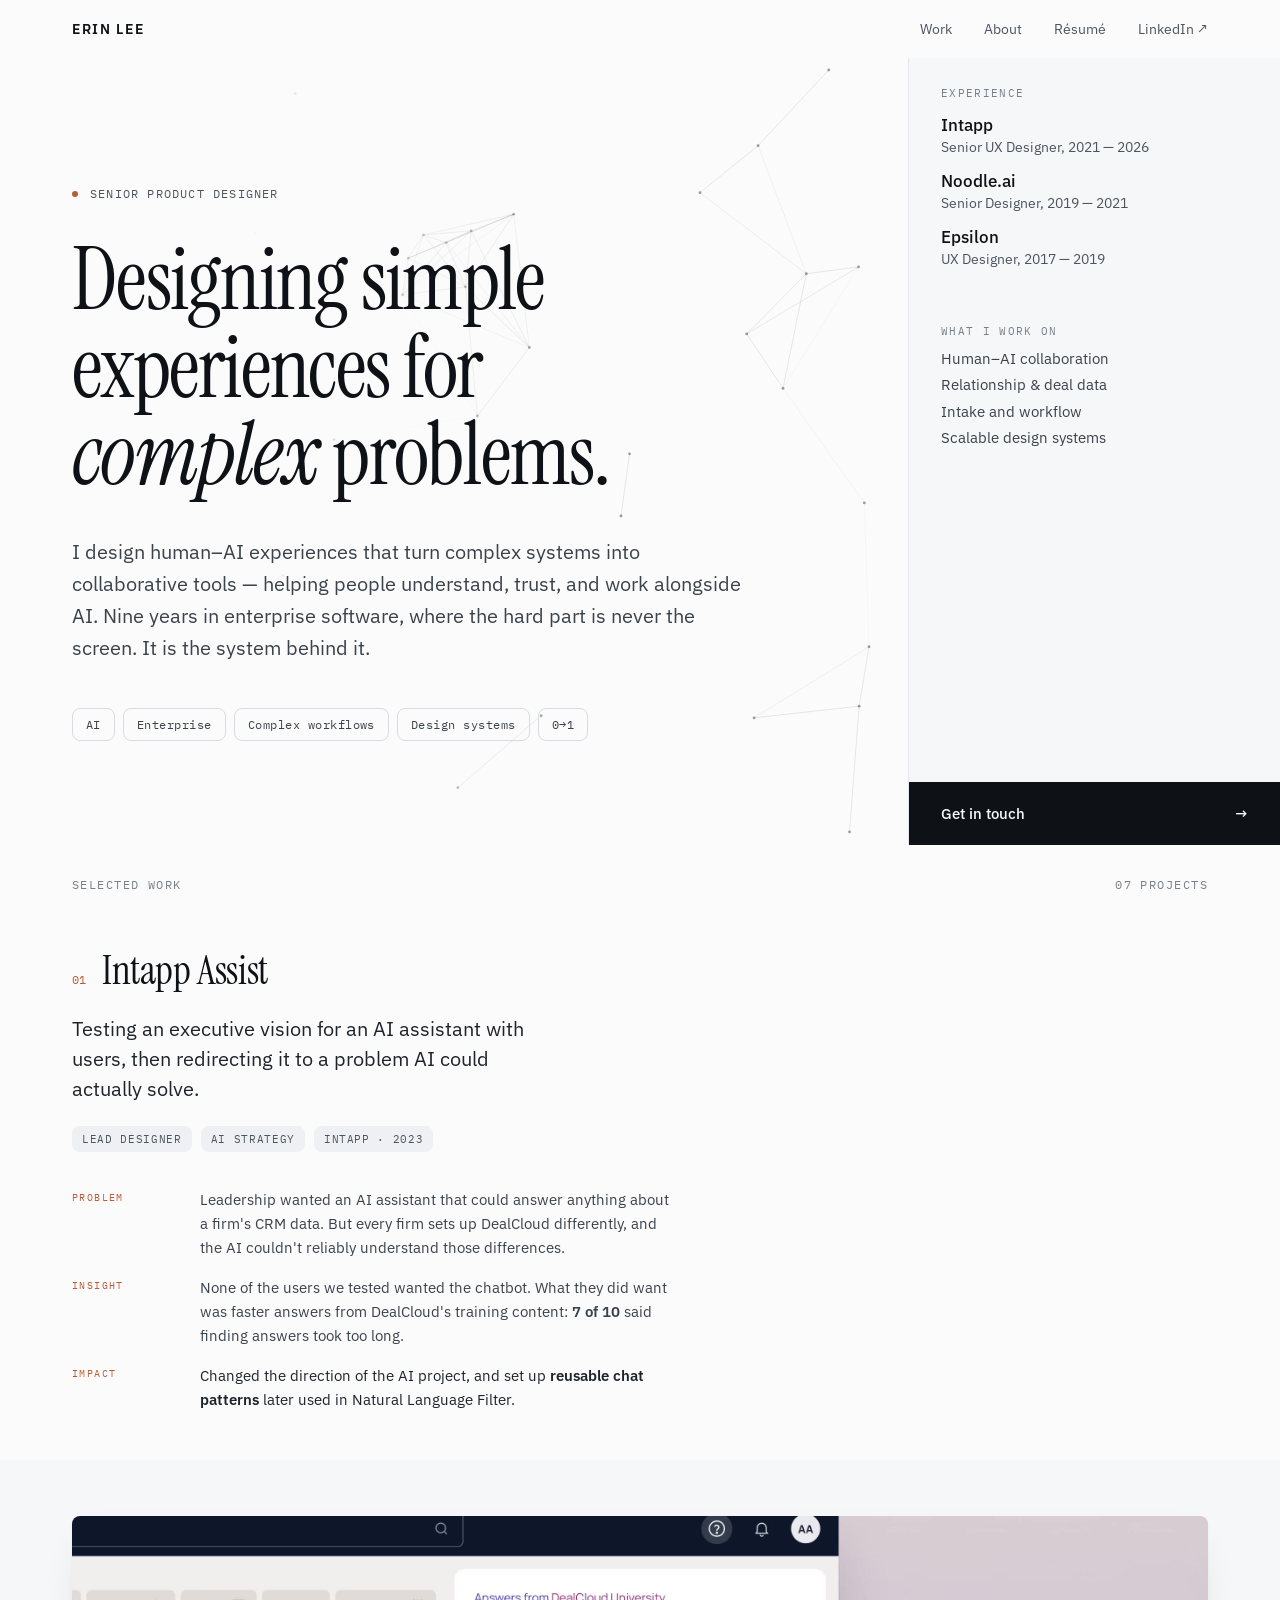
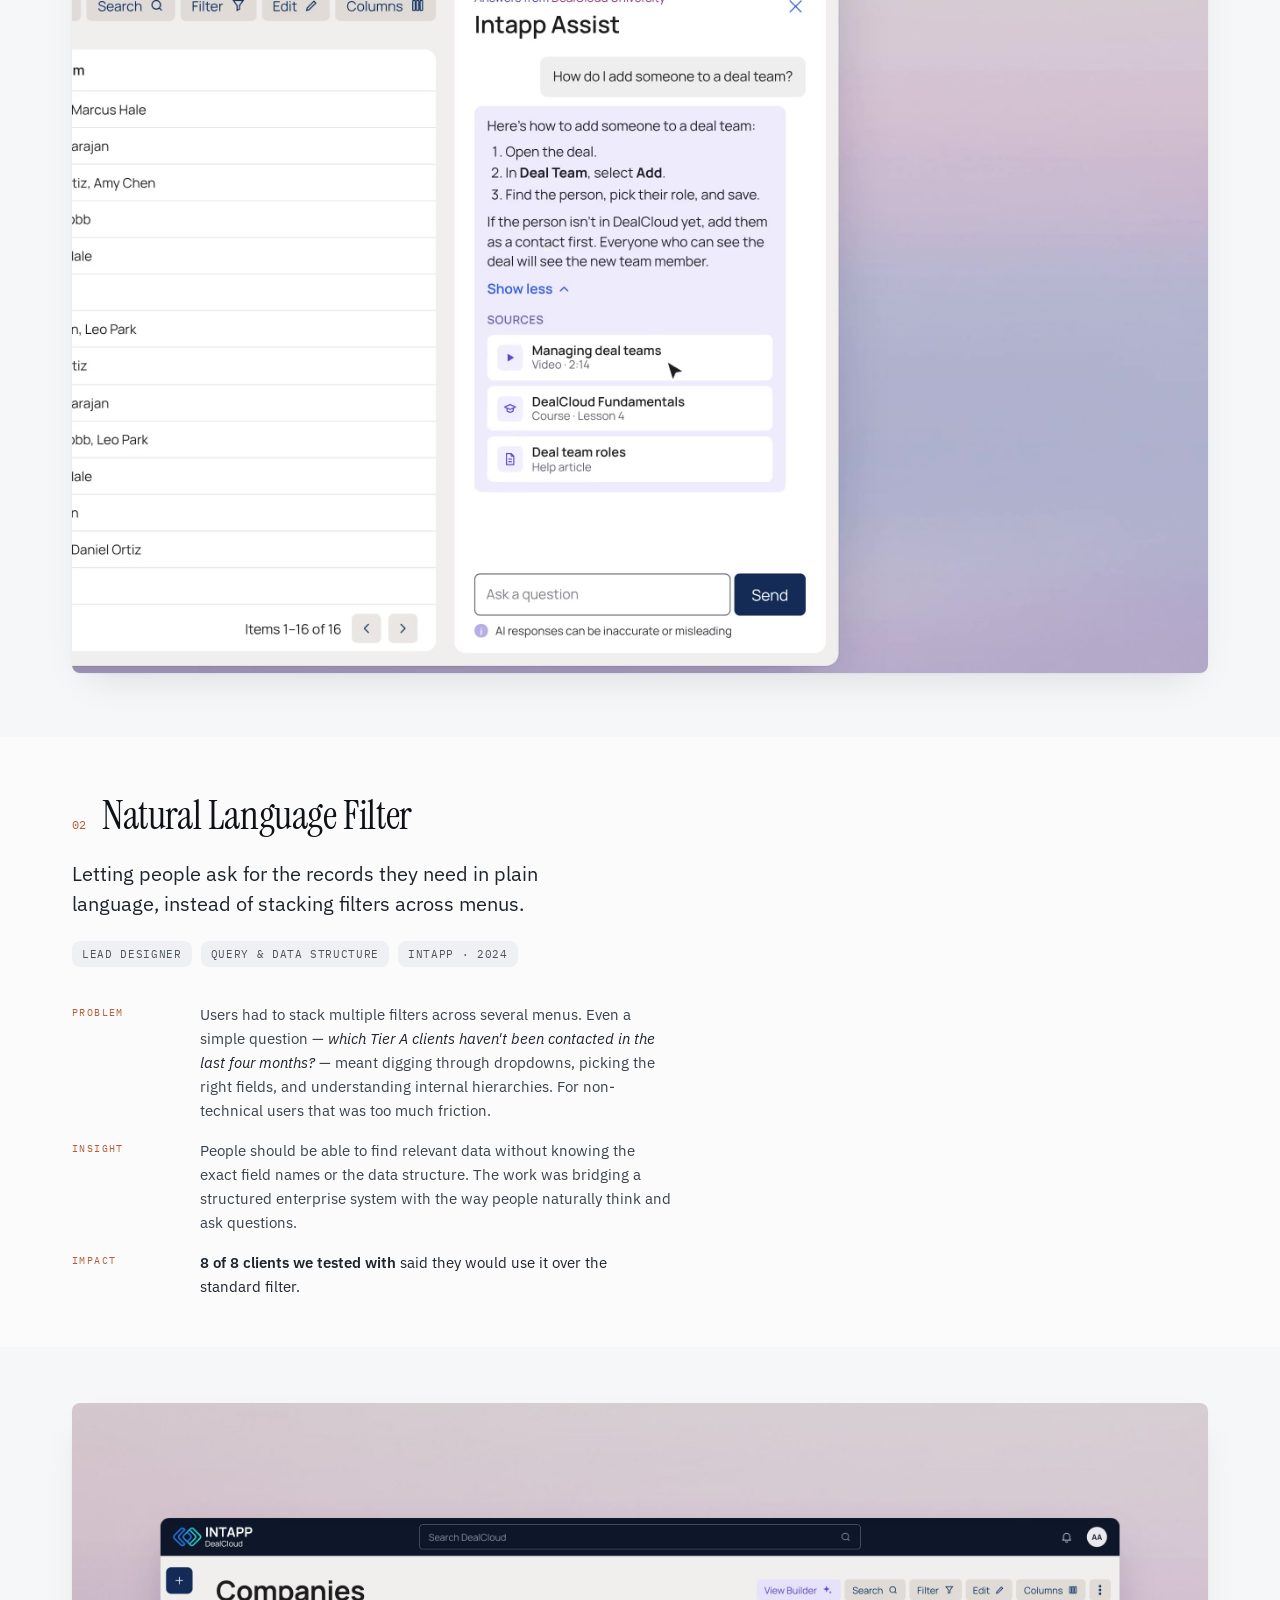
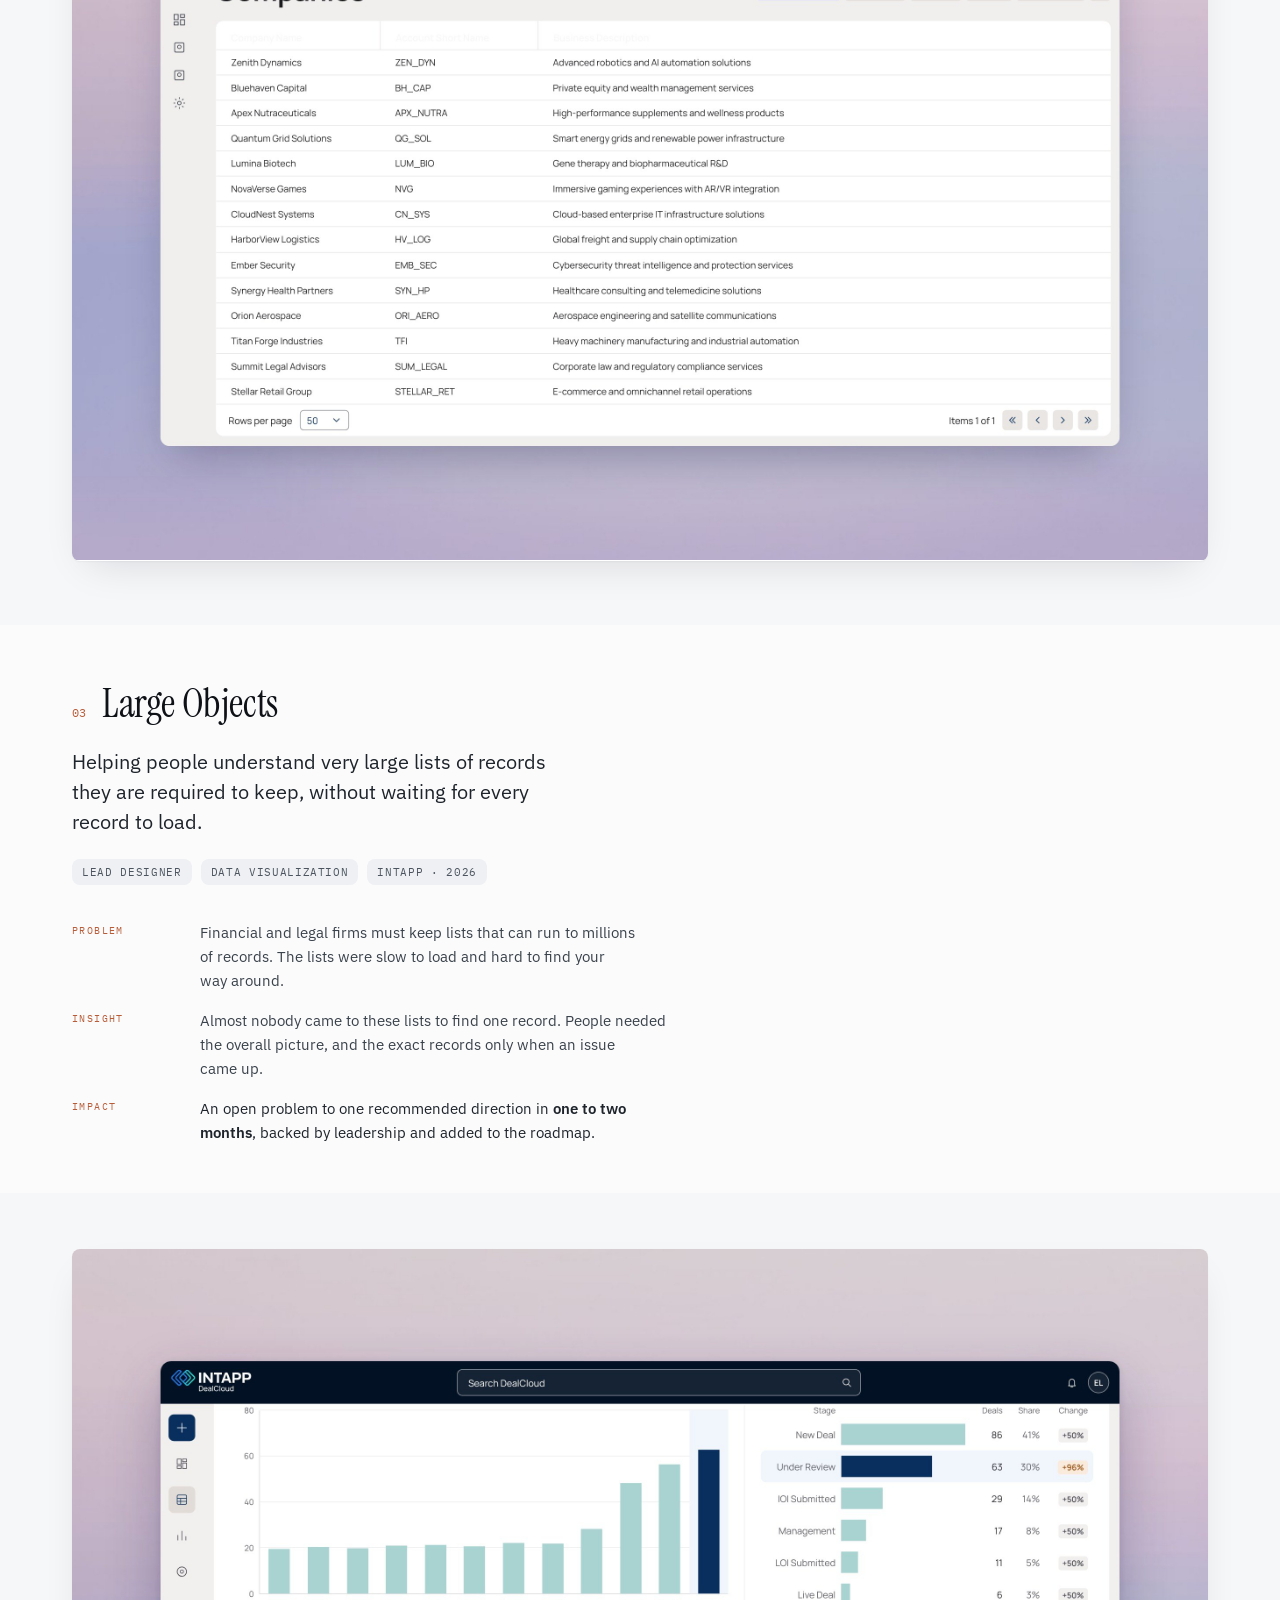
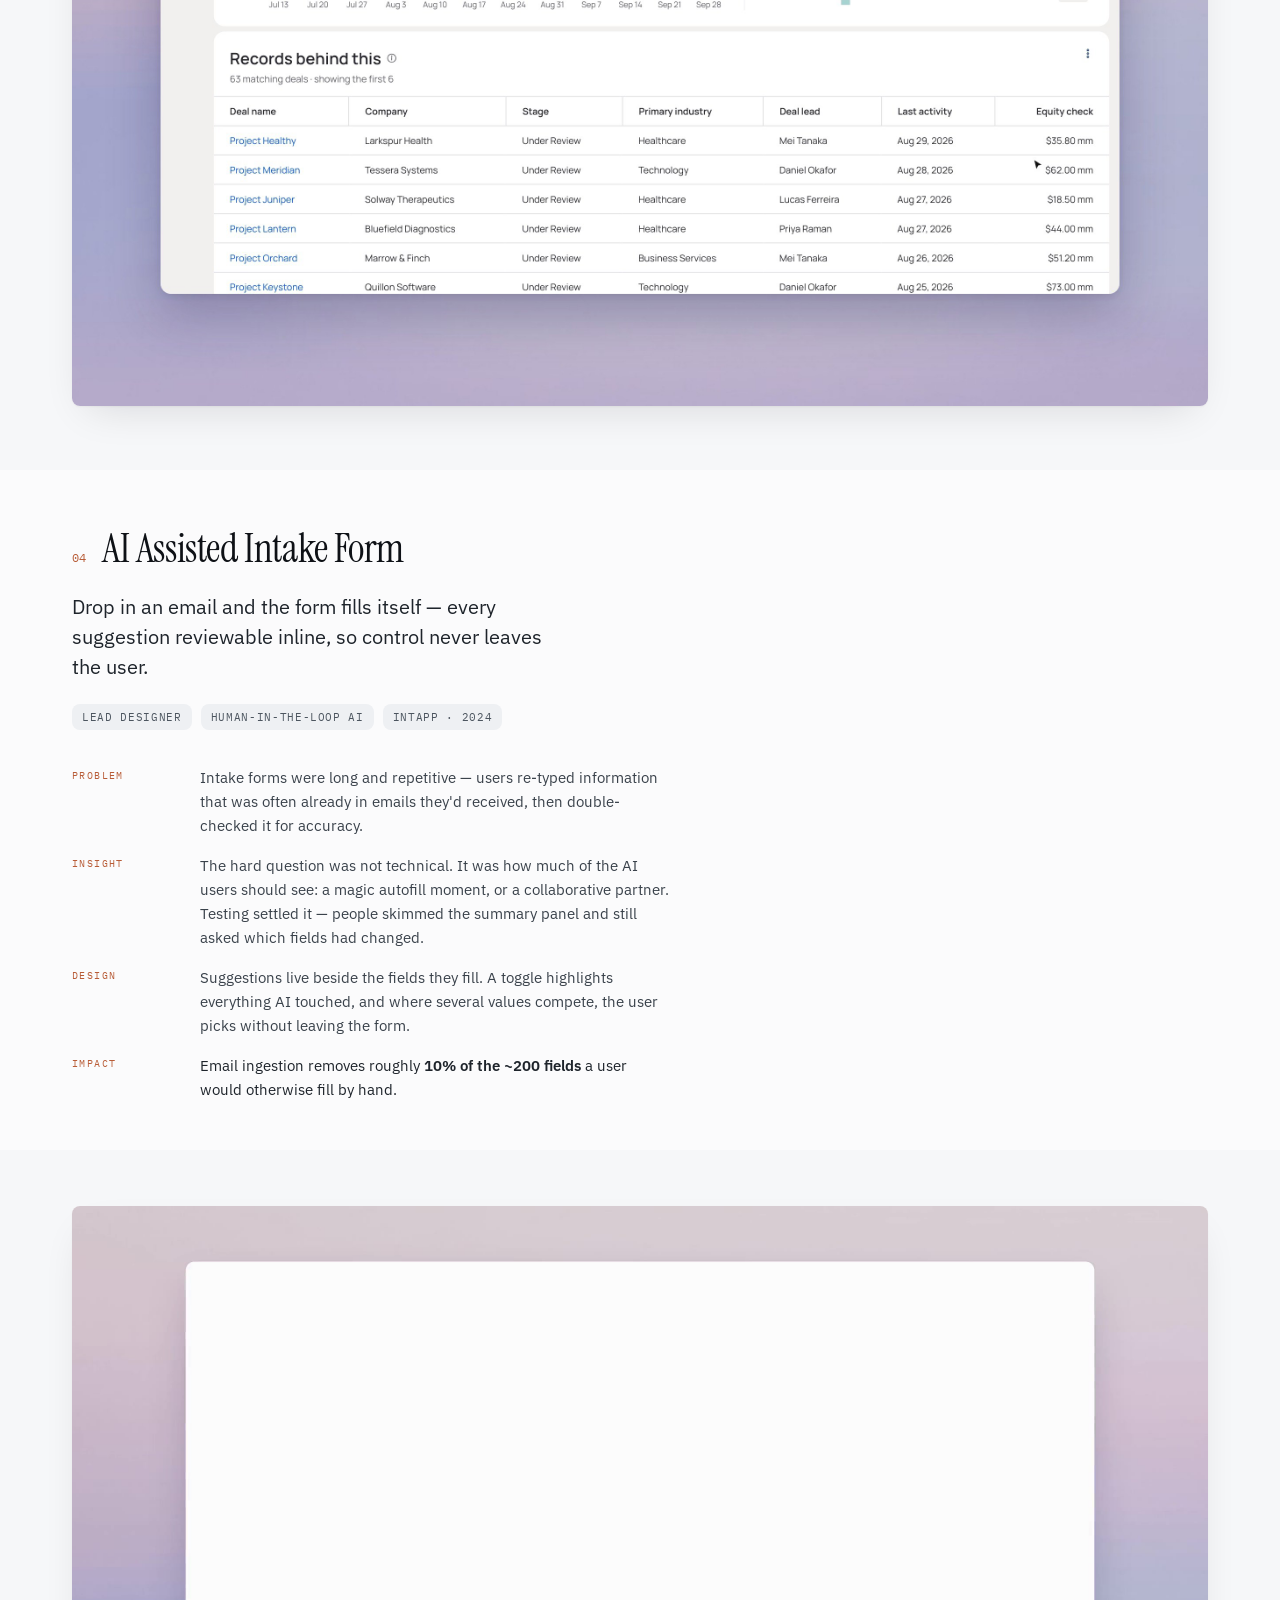
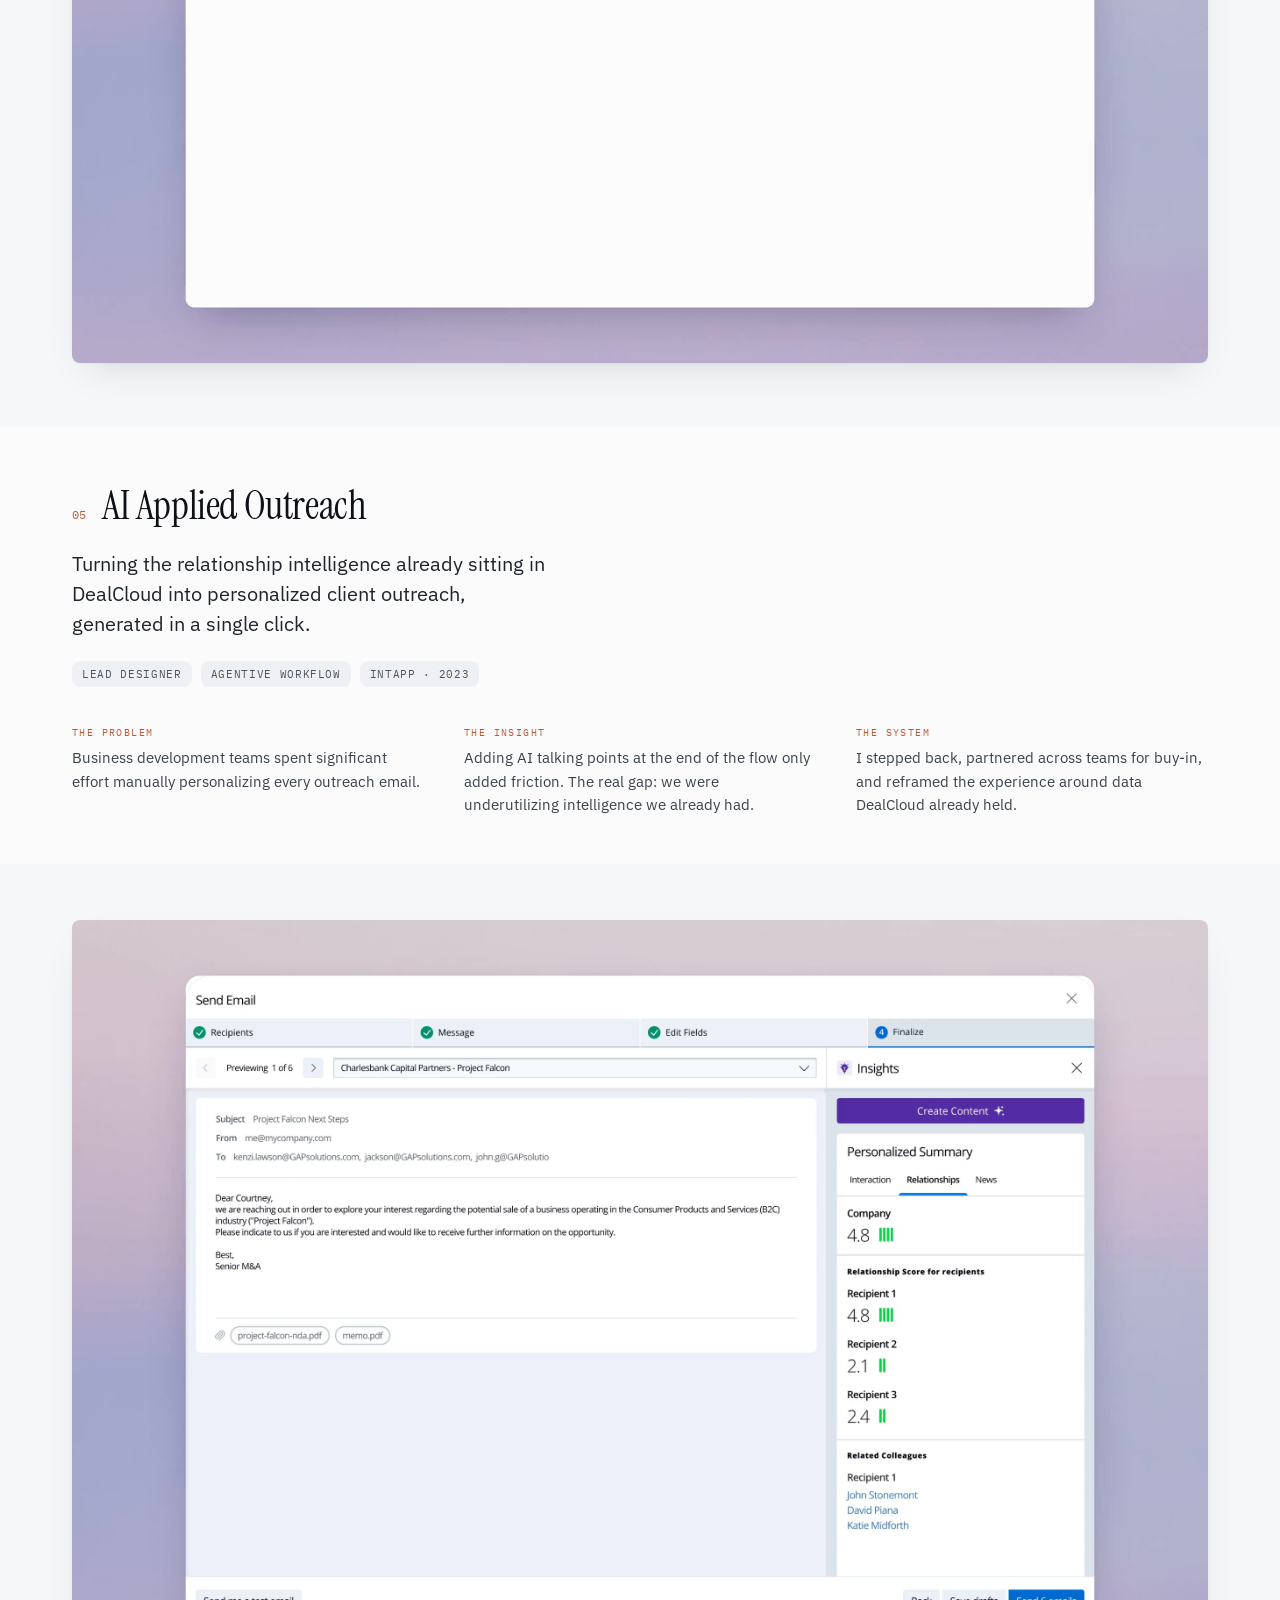
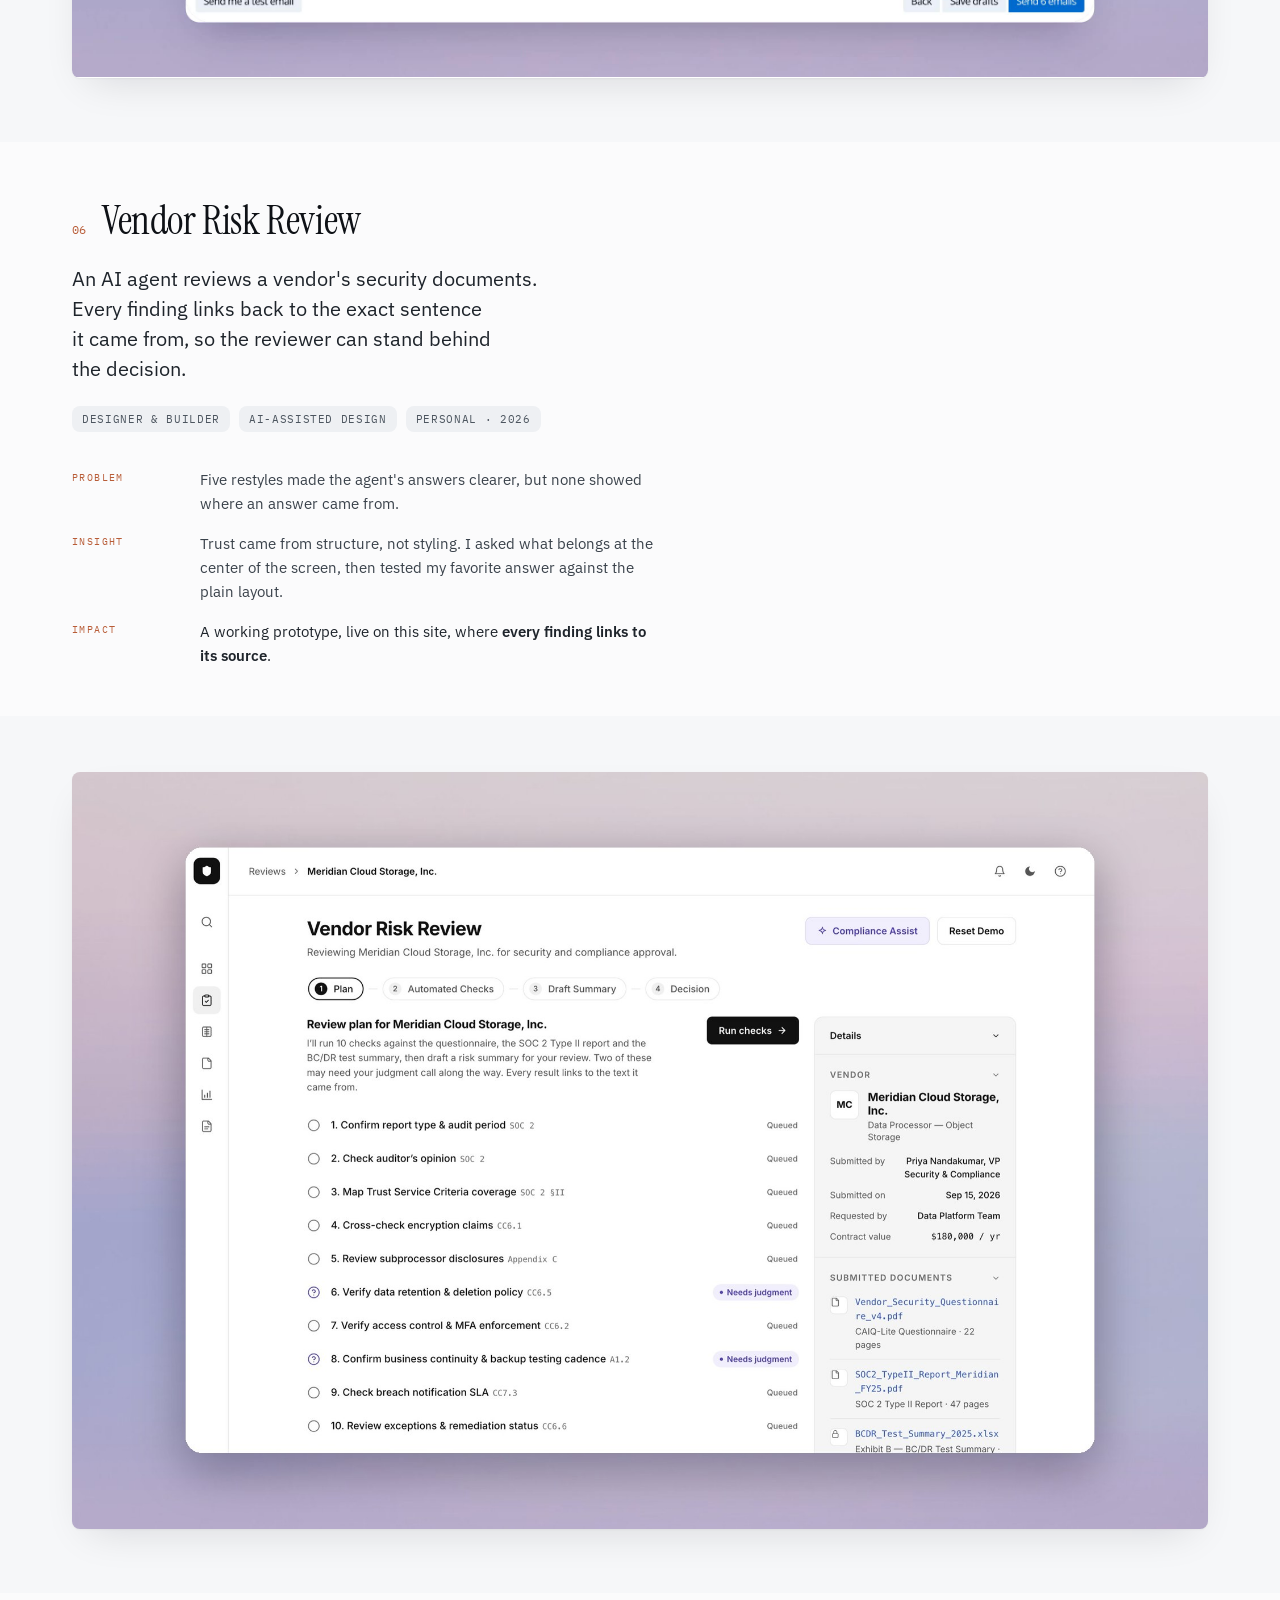
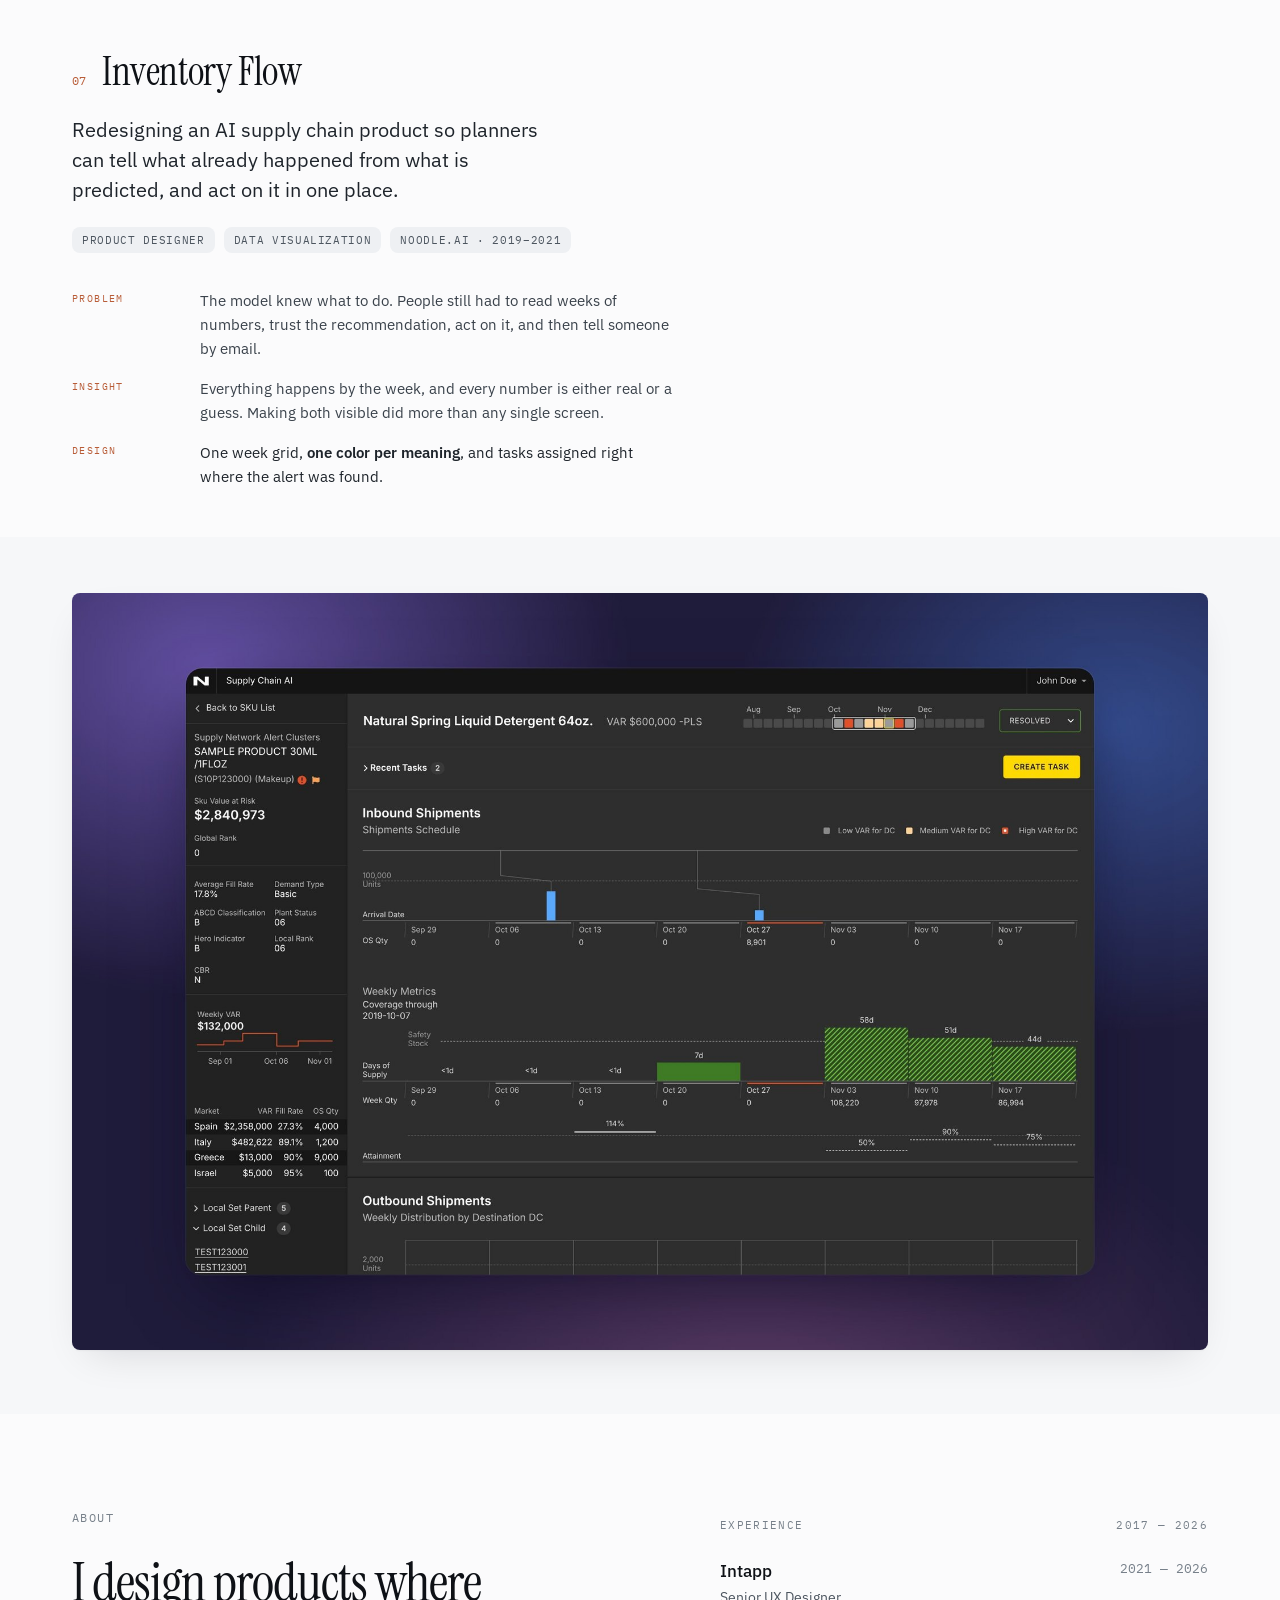
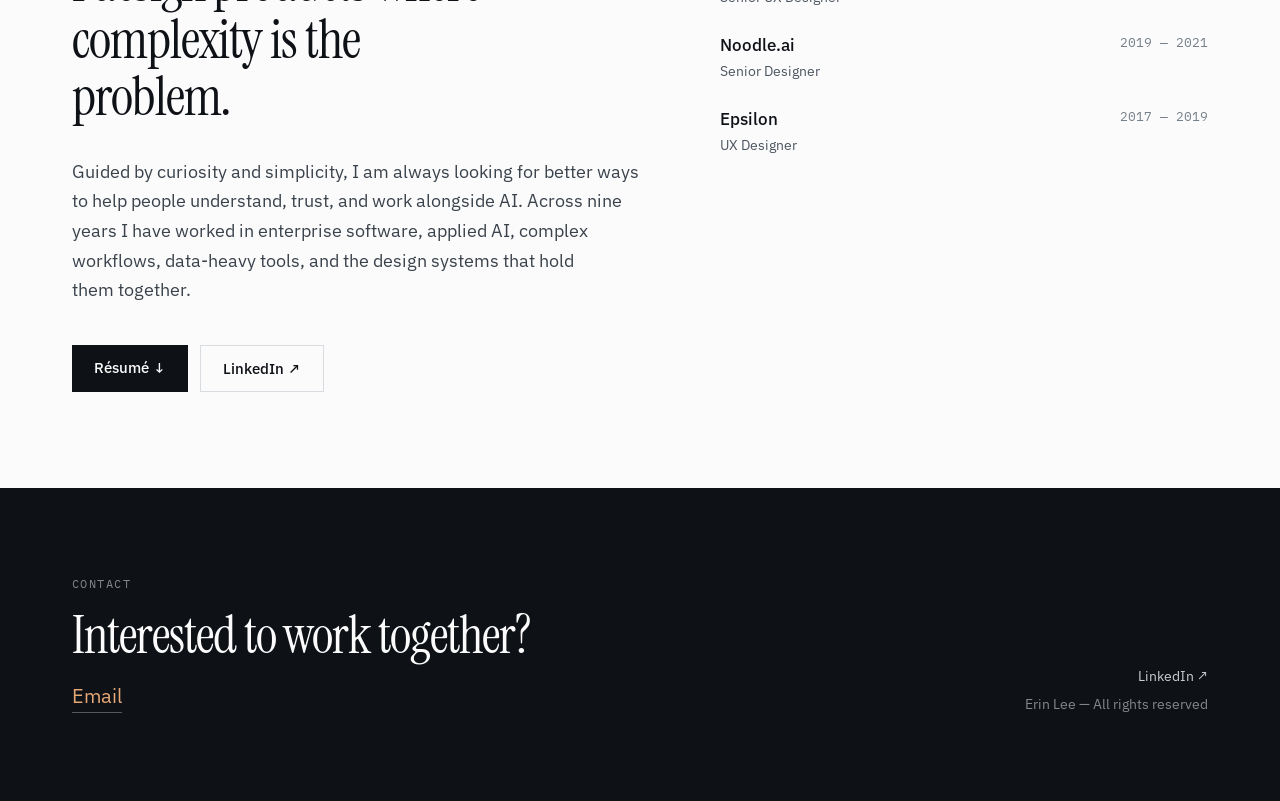
<file: index.html>
<!DOCTYPE html>
<html lang="en">
<head>
<meta charset="utf-8">
<meta name="viewport" content="width=device-width, initial-scale=1">
<title>Erin Lee — Senior Product Designer</title>
<meta name="description" content="Erin Lee is a Senior Product Designer designing simple experiences for complex problems across AI, enterprise software, complex workflows and design systems.">
<link rel="icon" href="assets/meta/favicon.ico?v=2" sizes="any">
<link rel="icon" href="assets/meta/favicon.svg?v=2" type="image/svg+xml">
<link rel="icon" href="assets/meta/favicon-32.png?v=2" type="image/png" sizes="32x32">
<link rel="apple-touch-icon" href="assets/meta/apple-touch-icon.png">
<link rel="manifest" href="assets/meta/site.webmanifest">
<meta name="theme-color" content="#FBFBFC">
<meta property="og:type" content="website">
<meta property="og:site_name" content="Erin Lee">
<meta property="og:title" content="Erin Lee — Senior Product Designer">
<meta property="og:description" content="Erin Lee is a Senior Product Designer designing simple experiences for complex problems across AI, enterprise software, complex workflows and design systems.">
<meta property="og:url" content="https://erinlee.work/">
<meta property="og:image" content="https://erinlee.work/assets/meta/og-image.jpg">
<meta property="og:image:width" content="1200">
<meta property="og:image:height" content="630">
<meta property="og:image:alt" content="Erin Lee's portfolio homepage: Designing simple experiences for complex problems.">
<meta name="twitter:card" content="summary_large_image">
<meta name="twitter:title" content="Erin Lee — Senior Product Designer">
<meta name="twitter:description" content="Erin Lee is a Senior Product Designer designing simple experiences for complex problems across AI, enterprise software, complex workflows and design systems.">
<meta name="twitter:image" content="https://erinlee.work/assets/meta/og-image.jpg">
<link rel="preconnect" href="https://fonts.googleapis.com">
<link rel="preconnect" href="https://fonts.gstatic.com" crossorigin>
<link href="https://fonts.googleapis.com/css2?family=Instrument+Serif:ital@0;1&family=IBM+Plex+Sans:wght@400;450;500;600&family=IBM+Plex+Mono:wght@400;500&display=swap" rel="stylesheet">
<link rel="stylesheet" href="assets/css/styles.css?v=15">
<script src="assets/js/network-field.js?v=8" defer></script>
</head>
<body>

<header class="nav">
  <div class="nav__inner">
    <a href="#top" class="nav__brand">Erin Lee</a>
    <nav class="nav__links">
      <a href="#work">Work</a>
      <a href="#about">About</a>
      <a href="assets/Erin_Lee_Resume.pdf?v=7" class="nav__resume" target="_blank" rel="noopener">Résumé</a>
      <a href="https://www.linkedin.com/in/erin-lee-39859195">LinkedIn ↗</a>
    </nav>
  </div>
</header>

<main id="top" class="frame">

  <section class="hero">
    <network-field class="hero__field" aria-hidden="true"></network-field>
    <div class="hero__main">
      <div class="eyebrow"><span class="eyebrow__dot"></span>Senior Product Designer</div>
      <h1>Designing simple experiences for <em>complex</em> problems.</h1>
      <p class="hero__lede">I design human–AI experiences that turn complex systems into collaborative tools — helping people understand, trust, and work alongside AI. Nine years in enterprise software, where the hard part is never the screen. It is the system behind it.</p>
      <div class="pills">
        <span class="pill">AI</span>
        <span class="pill">Enterprise</span>
        <span class="pill">Complex workflows</span>
        <span class="pill">Design systems</span>
        <span class="pill">0→1</span>
      </div>
    </div>

    <aside class="rail">
      <div class="rail__block rail__block--jobs">
        <div class="rail__label">Experience</div>
        <div class="rail__job">
          <div class="rail__co">Intapp</div>
          <div class="rail__role">Senior UX Designer, 2021 — 2026</div>
        </div>
        <div class="rail__job">
          <div class="rail__co">Noodle.ai</div>
          <div class="rail__role">Senior Designer, 2019 — 2021</div>
        </div>
        <div class="rail__job">
          <div class="rail__co">Epsilon</div>
          <div class="rail__role">UX Designer, 2017 — 2019</div>
        </div>
      </div>
      <div class="rail__block rail__block--grow">
        <div class="rail__label">What I work on</div>
        <div class="rail__list">Human–AI collaboration<br>Relationship &amp; deal data<br>Intake and workflow<br>Scalable design systems</div>
      </div>
      <a href="#contact" class="rail__cta"><span>Get in touch</span><span>→</span></a>
    </aside>
  </section>

  <div id="work" class="section-bar mono-label">
    <span>Selected work</span><span>07 projects</span>
  </div>

  <a href="intapp-assist.html" class="project">
    <div class="project__text">
      <div class="project__title">
        <span class="project__num">01</span>
        <h2 class="project__name">Intapp Assist</h2>
      </div>
      <p class="project__pitch">Testing an executive vision for an AI assistant with users, then redirecting it to a problem AI could actually solve.</p>
      <div class="tags">
        <span class="tag">Lead designer</span>
        <span class="tag">AI strategy</span>
        <span class="tag">Intapp · 2023</span>
      </div>
      <div class="story">
        <div class="story__row">
          <div class="story__label">Problem</div>
          <div class="story__body">Leadership wanted an AI assistant that could answer anything about a firm's CRM data. But every firm sets up DealCloud differently, and the AI couldn't reliably understand those differences.</div>
        </div>
        <div class="story__row">
          <div class="story__label">Insight</div>
          <div class="story__body">None of the users we tested wanted the chatbot. What they did want was faster answers from DealCloud's training content: <strong>7 of 10</strong> said finding answers took too long.</div>
        </div>
        <div class="story__row">
          <div class="story__label">Impact</div>
          <div class="story__body story__body--strong">Changed the direction of the AI project, and set up <strong>reusable chat patterns</strong> later used in Natural Language Filter.</div>
        </div>
      </div>
    </div>
    <div class="project__band">
      <video src="assets/video/assist-cover.mp4?v=4" poster="assets/images/assist-cover-poster.jpg?v=4" width="2592" height="1728" autoplay muted loop playsinline preload="metadata" aria-label="Intapp Assist — a user asks how to do something in DealCloud and gets a short answer with its sources"></video>
    </div>
  </a>

  <a href="natural-language-filter.html" class="project">
    <div class="project__text">
      <div class="project__title">
        <span class="project__num">02</span>
        <h2 class="project__name">Natural Language Filter</h2>
      </div>
      <p class="project__pitch">Letting people ask for the records they need in plain language, instead of stacking filters across menus.</p>
      <div class="tags">
        <span class="tag">Lead designer</span>
        <span class="tag">Query &amp; data structure</span>
        <span class="tag">Intapp · 2024</span>
      </div>
      <div class="story">
        <div class="story__row">
          <div class="story__label">Problem</div>
          <div class="story__body">Users had to stack multiple filters across several menus. Even a simple question — <em>which Tier A clients haven't been contacted in the last four months?</em> — meant digging through dropdowns, picking the right fields, and understanding internal hierarchies. For non-technical users that was too much friction.</div>
        </div>
        <div class="story__row">
          <div class="story__label">Insight</div>
          <div class="story__body">People should be able to find relevant data without knowing the exact field names or the data structure. The work was bridging a structured enterprise system with the way people naturally think and ask questions.</div>
        </div>
        <div class="story__row">
          <div class="story__label">Impact</div>
          <div class="story__body story__body--strong"><strong>8 of 8 clients we tested with</strong> said they would use it over the standard filter.</div>
        </div>
      </div>
    </div>
    <div class="project__band">
      <video src="assets/video/nl-filter-cover.mp4?v=8" poster="assets/images/nlf-cover-poster.jpg?v=5" width="2592" height="1728" autoplay muted loop playsinline preload="metadata" aria-label="Natural Language Filter — a plain-language request turns into filters and a filtered record set"></video>
    </div>
  </a>

  <a href="large-objects.html" class="project">
    <div class="project__text">
      <div class="project__title">
        <span class="project__num">03</span>
        <h2 class="project__name">Large Objects</h2>
      </div>
      <p class="project__pitch">Helping people understand very large lists of records they are required to keep, without waiting for every record to load.</p>
      <div class="tags">
        <span class="tag">Lead designer</span>
        <span class="tag">Data visualization</span>
        <span class="tag">Intapp · 2026</span>
      </div>
      <div class="story">
        <div class="story__row">
          <div class="story__label">Problem</div>
          <div class="story__body">Financial and legal firms must keep lists that can run to millions of records. The lists were slow to load and hard to find your way around.</div>
        </div>
        <div class="story__row">
          <div class="story__label">Insight</div>
          <div class="story__body">Almost nobody came to these lists to find one record. People needed the overall picture, and the exact records only when an issue came up.</div>
        </div>
        <div class="story__row">
          <div class="story__label">Impact</div>
          <div class="story__body story__body--strong">An open problem to one recommended direction in <strong>one to two months</strong>, backed by leadership and added to the roadmap.</div>
        </div>
      </div>
    </div>
    <div class="project__band">
      <video src="assets/video/large-objects-cover.mp4?v=2" poster="assets/images/large-objects-cover-poster.jpg?v=2" width="2592" height="1728" autoplay muted loop playsinline preload="metadata" aria-label="Large Objects — a summary of a very large deal list filters by period and stage, then loads records on request"></video>
    </div>
  </a>

  <a href="ai-assisted-intake-form.html" class="project">
    <div class="project__text">
      <div class="project__title">
        <span class="project__num">04</span>
        <h2 class="project__name">AI Assisted Intake Form</h2>
      </div>
      <p class="project__pitch project__pitch--wide">Drop in an email and the form fills itself — every suggestion reviewable inline, so control never leaves the user.</p>
      <div class="tags">
        <span class="tag">Lead designer</span>
        <span class="tag">Human-in-the-loop AI</span>
        <span class="tag">Intapp · 2024</span>
      </div>
      <div class="story">
        <div class="story__row">
          <div class="story__label">Problem</div>
          <div class="story__body">Intake forms were long and repetitive — users re-typed information that was often already in emails they'd received, then double-checked it for accuracy.</div>
        </div>
        <div class="story__row">
          <div class="story__label">Insight</div>
          <div class="story__body">The hard question was not technical. It was how much of the AI users should see: a magic autofill moment, or a collaborative partner. Testing settled it — people skimmed the summary panel and still asked which fields had changed.</div>
        </div>
        <div class="story__row">
          <div class="story__label">Design</div>
          <div class="story__body">Suggestions live beside the fields they fill. A toggle highlights everything AI touched, and where several values compete, the user picks without leaving the form.</div>
        </div>
        <div class="story__row">
          <div class="story__label">Impact</div>
          <div class="story__body story__body--strong">Email ingestion removes roughly <strong>10% of the ~200 fields</strong> a user would otherwise fill by hand.</div>
        </div>
      </div>
    </div>
    <div class="project__band">
      <video src="assets/video/intake-cover.mp4?v=4" poster="assets/images/intake-cover-poster.jpg" width="2592" height="1728" autoplay muted loop playsinline preload="metadata" aria-label="AI Assisted Intake Form — an email is dropped onto the request and the form fills itself in"></video>
    </div>
  </a>

  <a href="ai-applied-outreach.html" class="project">
    <div class="project__text">
      <div class="project__title">
        <span class="project__num">05</span>
        <h2 class="project__name">AI Applied Outreach</h2>
      </div>
      <p class="project__pitch">Turning the relationship intelligence already sitting in DealCloud into personalized client outreach, generated in a single click.</p>
      <div class="tags">
        <span class="tag">Lead designer</span>
        <span class="tag">Agentive workflow</span>
        <span class="tag">Intapp · 2023</span>
      </div>
      <div class="story-grid">
        <div class="story-grid__cell">
          <div class="story__label">The problem</div>
          <div class="story__body">Business development teams spent significant effort manually personalizing every outreach email.</div>
        </div>
        <div class="story-grid__cell">
          <div class="story__label">The insight</div>
          <div class="story__body">Adding AI talking points at the end of the flow only added friction. The real gap: we were underutilizing intelligence we already had.</div>
        </div>
        <div class="story-grid__cell">
          <div class="story__label">The system</div>
          <div class="story__body">I stepped back, partnered across teams for buy-in, and reframed the experience around data DealCloud already held.</div>
        </div>
      </div>
    </div>
    <div class="project__band">
      <video src="assets/video/outreach-cover.mp4?v=6" poster="assets/images/outreach-cover-poster.jpg" width="2592" height="1728" autoplay muted loop playsinline preload="metadata" aria-label="AI Applied Outreach — one click turns a generic email into a personalized draft"></video>
    </div>
  </a>

  <a href="vendor-risk-review.html" class="project">
    <div class="project__text">
      <div class="project__title">
        <span class="project__num">06</span>
        <h2 class="project__name">Vendor Risk Review</h2>
      </div>
      <p class="project__pitch">An AI agent reviews a vendor's security documents. Every finding links back to the exact sentence it came from, so the reviewer can stand behind the decision.</p>
      <div class="tags">
        <span class="tag">Designer &amp; builder</span>
        <span class="tag">AI-assisted design</span>
        <span class="tag">Personal · 2026</span>
      </div>
      <div class="story">
        <div class="story__row">
          <div class="story__label">Problem</div>
          <div class="story__body">Five restyles made the agent's answers clearer, but none showed where an answer came from.</div>
        </div>
        <div class="story__row">
          <div class="story__label">Insight</div>
          <div class="story__body">Trust came from structure, not styling. I asked what belongs at the center of the screen, then tested my favorite answer against the plain layout.</div>
        </div>
        <div class="story__row">
          <div class="story__label">Impact</div>
          <div class="story__body story__body--strong">A working prototype, live on this site, where <strong>every finding links to its source</strong>.</div>
        </div>
      </div>
    </div>
    <div class="project__band">
      <img src="assets/images/vrr-cover.jpg?v=2" width="2000" height="1333" loading="lazy" alt="Vendor Risk Review prototype: the review plan with 10 checks, 2 marked Needs judgment">
    </div>
  </a>

  <a href="inventory-flow.html" class="project">
    <div class="project__text">
      <div class="project__title">
        <span class="project__num">07</span>
        <h2 class="project__name">Inventory Flow</h2>
      </div>
      <p class="project__pitch">Redesigning an AI supply chain product so planners can tell what already happened from what is predicted, and act on it in one place.</p>
      <div class="tags">
        <span class="tag">Product designer</span>
        <span class="tag">Data visualization</span>
        <span class="tag">Noodle.ai · 2019–2021</span>
      </div>
      <div class="story">
        <div class="story__row">
          <div class="story__label">Problem</div>
          <div class="story__body">The model knew what to do. People still had to read weeks of numbers, trust the recommendation, act on it, and then tell someone by email.</div>
        </div>
        <div class="story__row">
          <div class="story__label">Insight</div>
          <div class="story__body">Everything happens by the week, and every number is either real or a guess. Making both visible did more than any single screen.</div>
        </div>
        <div class="story__row">
          <div class="story__label">Design</div>
          <div class="story__body story__body--strong">One week grid, <strong>one color per meaning</strong>, and tasks assigned right where the alert was found.</div>
        </div>
      </div>
    </div>
    <div class="project__band">
      <img src="assets/images/inventory-flow-cover.jpg?v=1" width="2000" height="1333" loading="lazy" alt="Inventory Flow: the Supply Network screen on a dark gradient">
    </div>
  </a>

  <section id="about" class="about">
    <div class="about__main">
      <div class="mono-label">About</div>
      <h2>I design products where complexity is the problem.</h2>
      <p class="about__body">Guided by curiosity and simplicity, I am always looking for better ways to help people understand, trust, and work alongside AI. Across nine years I have worked in enterprise software, applied AI, complex workflows, data-heavy tools, and the design systems that hold them together.</p>
      <div class="buttons">
        <a href="assets/Erin_Lee_Resume.pdf?v=7" class="btn btn--solid" target="_blank" rel="noopener">Résumé ↓</a>
        <a href="https://www.linkedin.com/in/erin-lee-39859195" class="btn btn--ghost">LinkedIn ↗</a>
      </div>
    </div>
    <div class="timeline">
      <div class="timeline__head"><span>Experience</span><span>2017 — 2026</span></div>
      <div class="timeline__row">
        <div class="timeline__co">Intapp</div>
        <div class="timeline__years">2021 — 2026</div>
        <div class="timeline__role">Senior UX Designer</div>
      </div>
      <div class="timeline__row">
        <div class="timeline__co">Noodle.ai</div>
        <div class="timeline__years">2019 — 2021</div>
        <div class="timeline__role">Senior Designer</div>
      </div>
      <div class="timeline__row">
        <div class="timeline__co">Epsilon</div>
        <div class="timeline__years">2017 — 2019</div>
        <div class="timeline__role">UX Designer</div>
      </div>
    </div>
  </section>

  <footer id="contact" class="contact">
    <div class="contact__main">
      <div class="mono-label contact__label">Contact</div>
      <div class="contact__title">Interested to work together?</div>
      <a href="mailto:leesj9147@gmail.com" class="contact__email" aria-label="Email Erin at leesj9147@gmail.com">Email</a>
    </div>
    <div class="contact__side">
      <a href="https://www.linkedin.com/in/erin-lee-39859195">LinkedIn ↗</a>
      <span>Erin Lee — All rights reserved</span>
    </div>
  </footer>

</main>
</body>
</html>
</file>
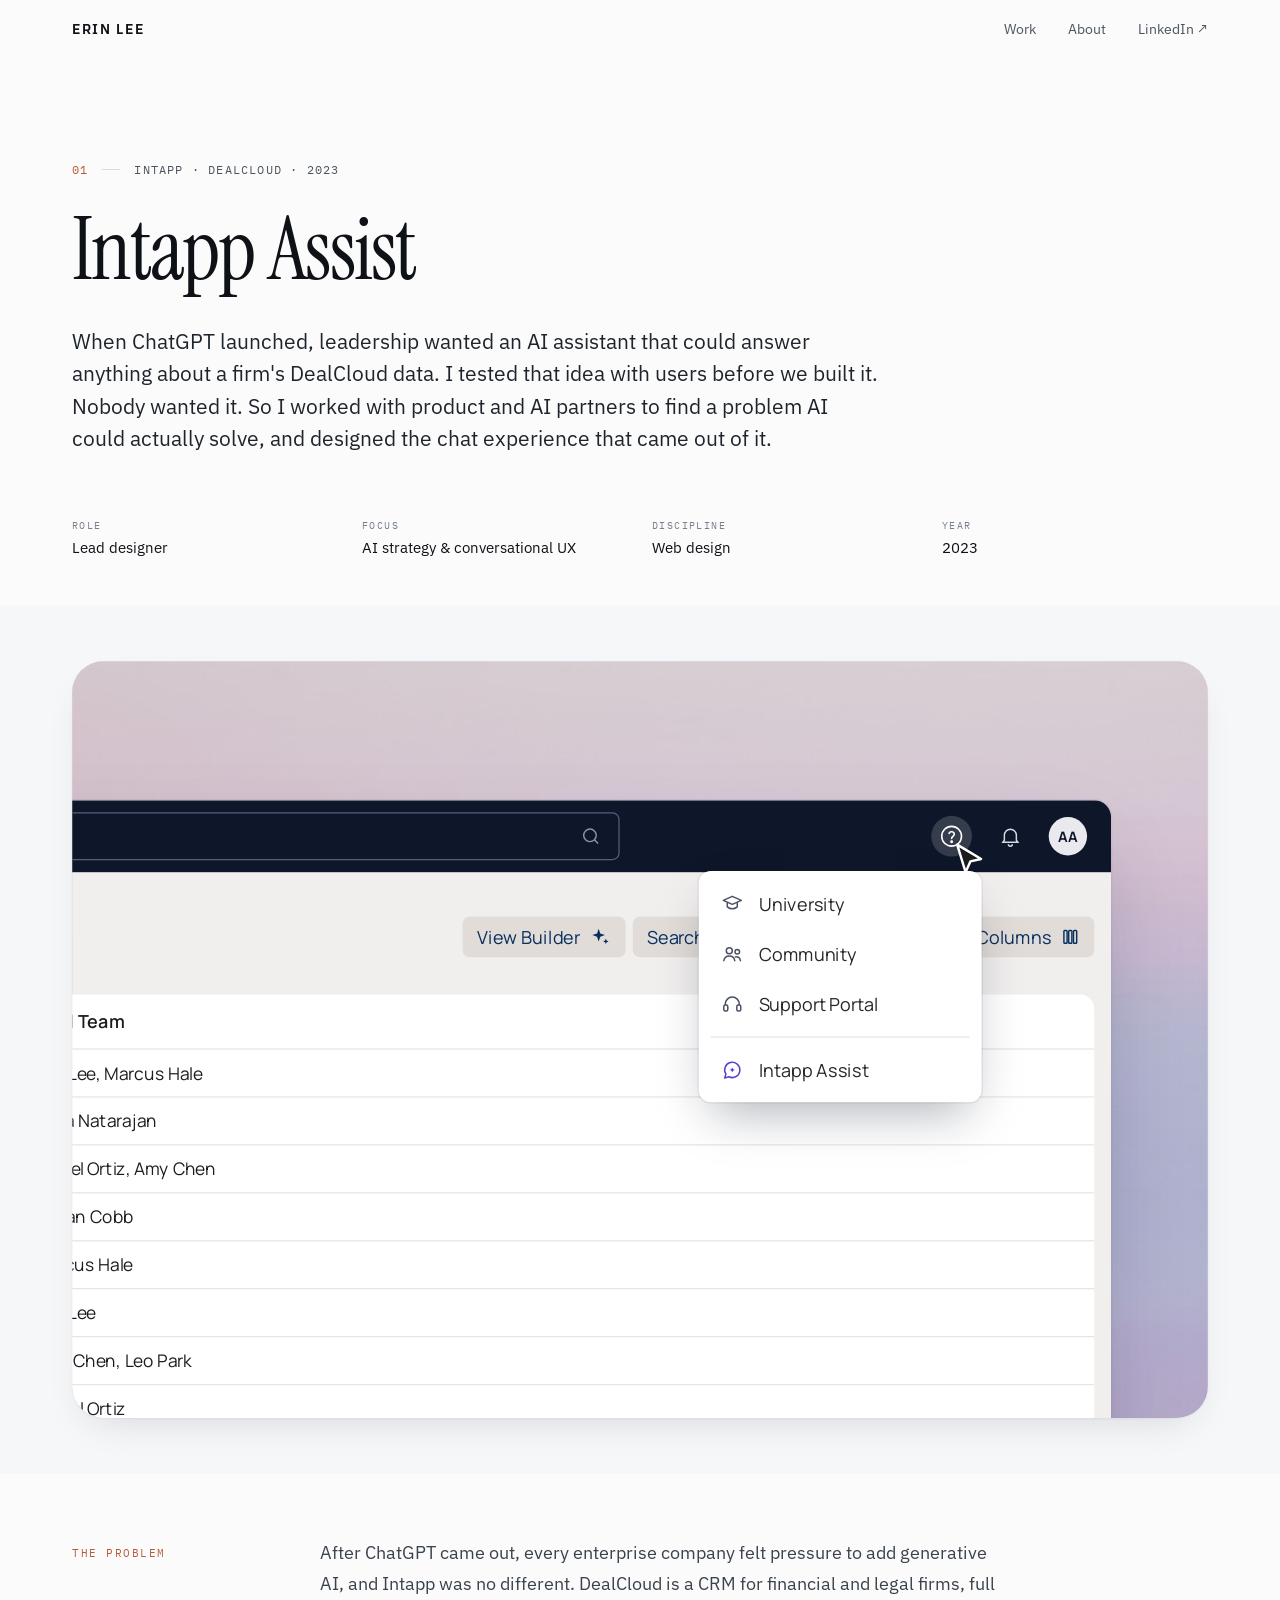
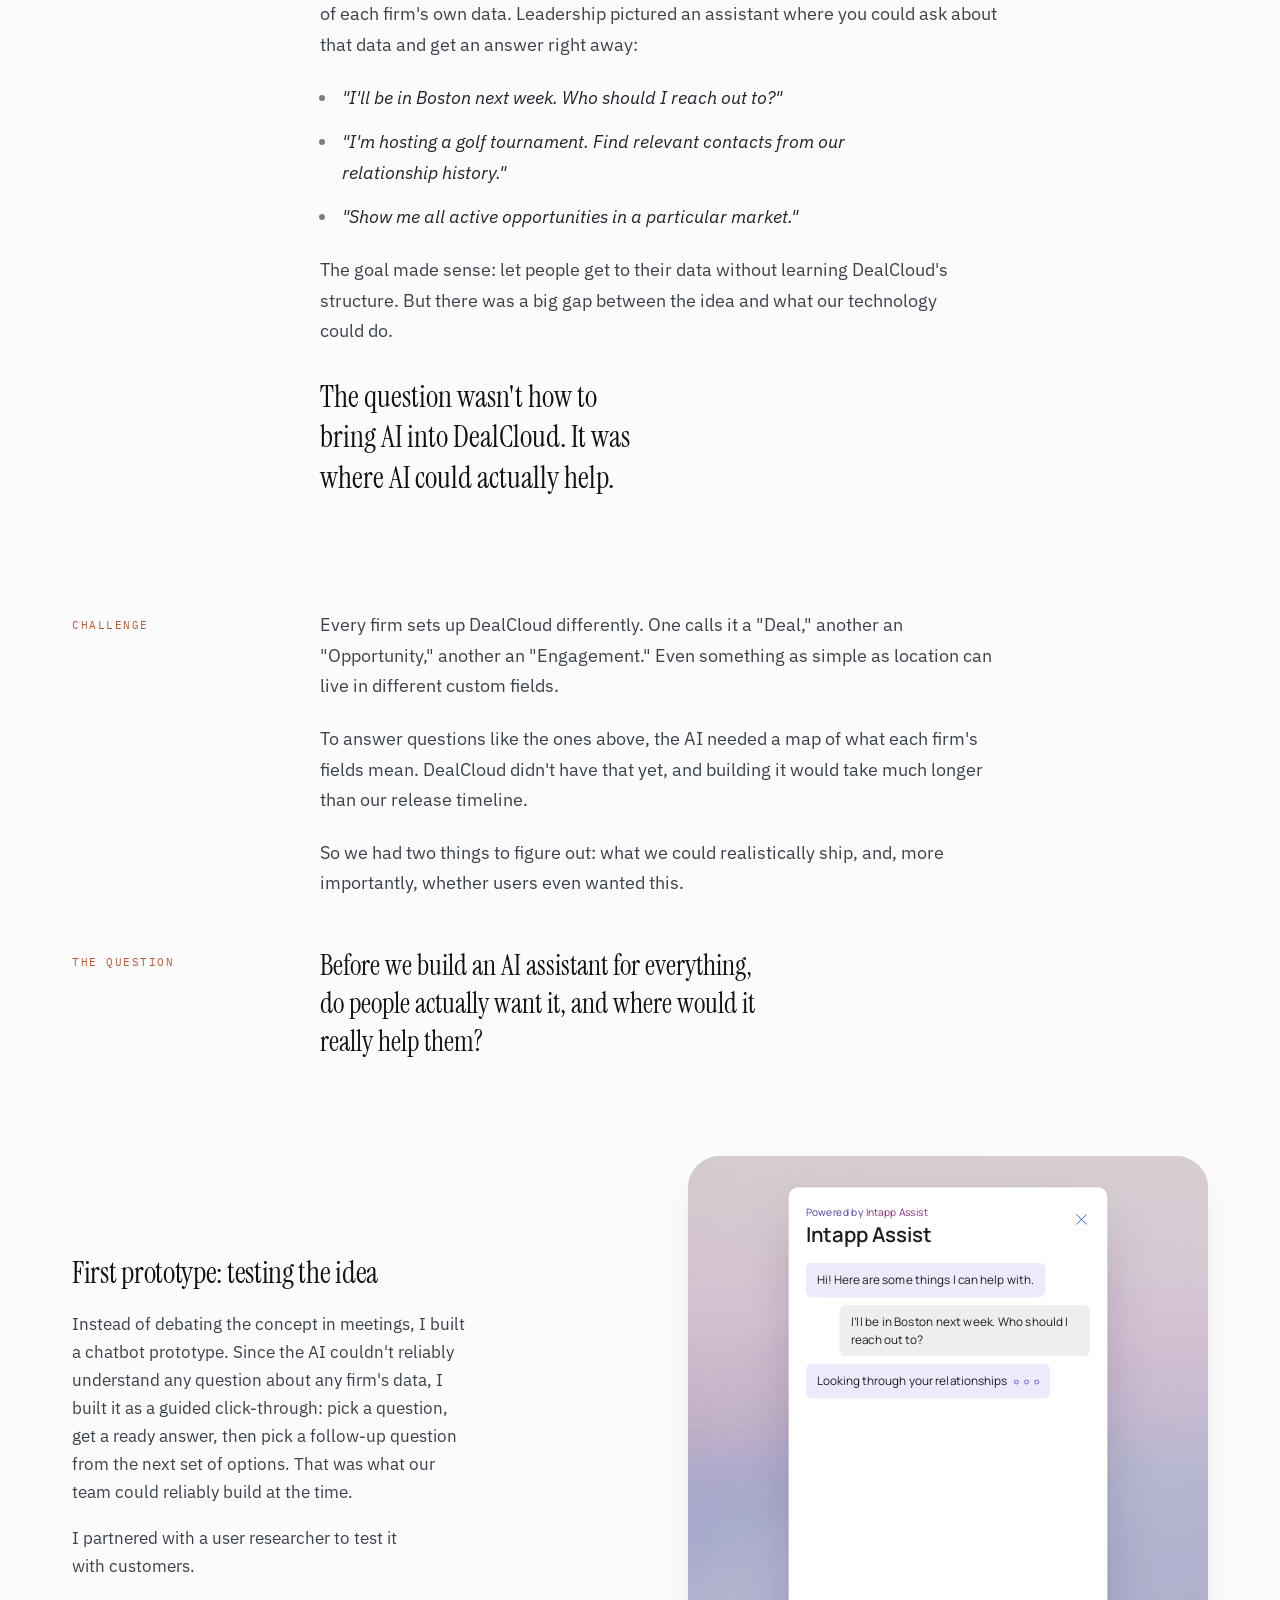
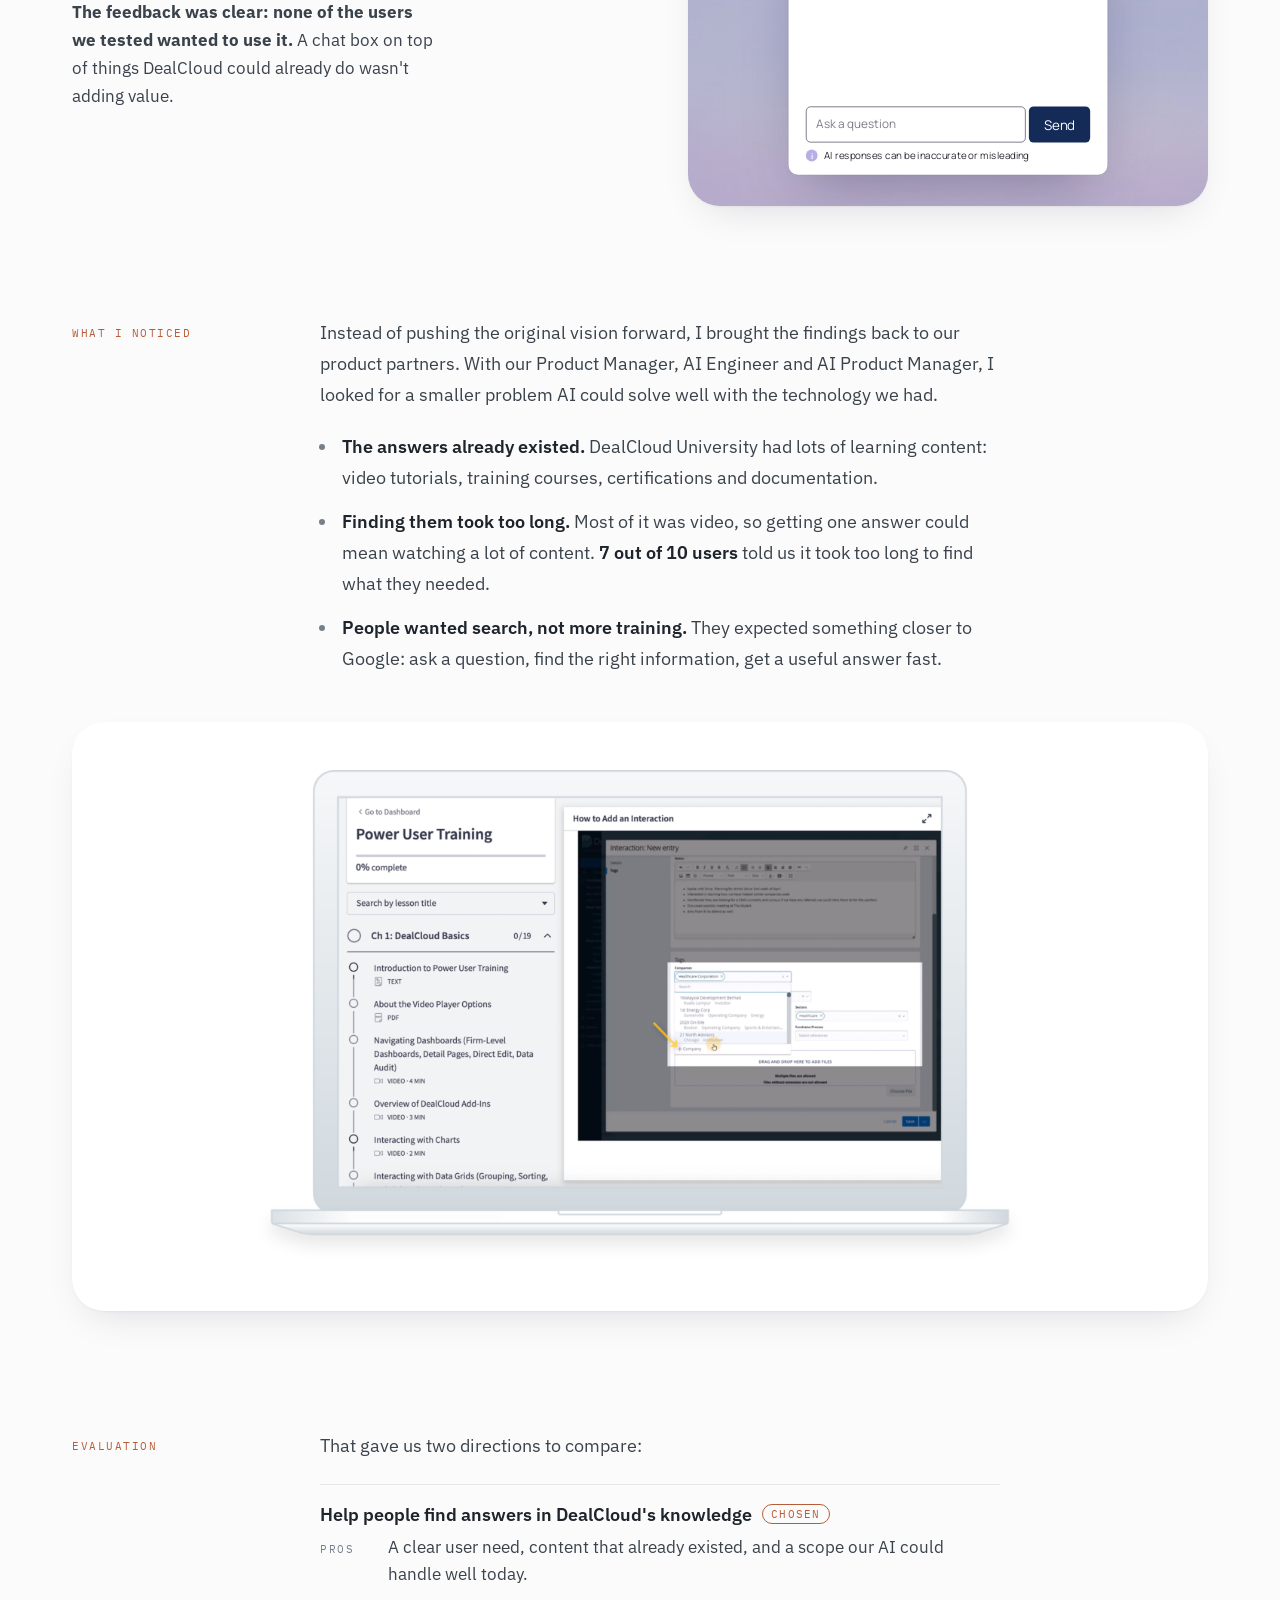
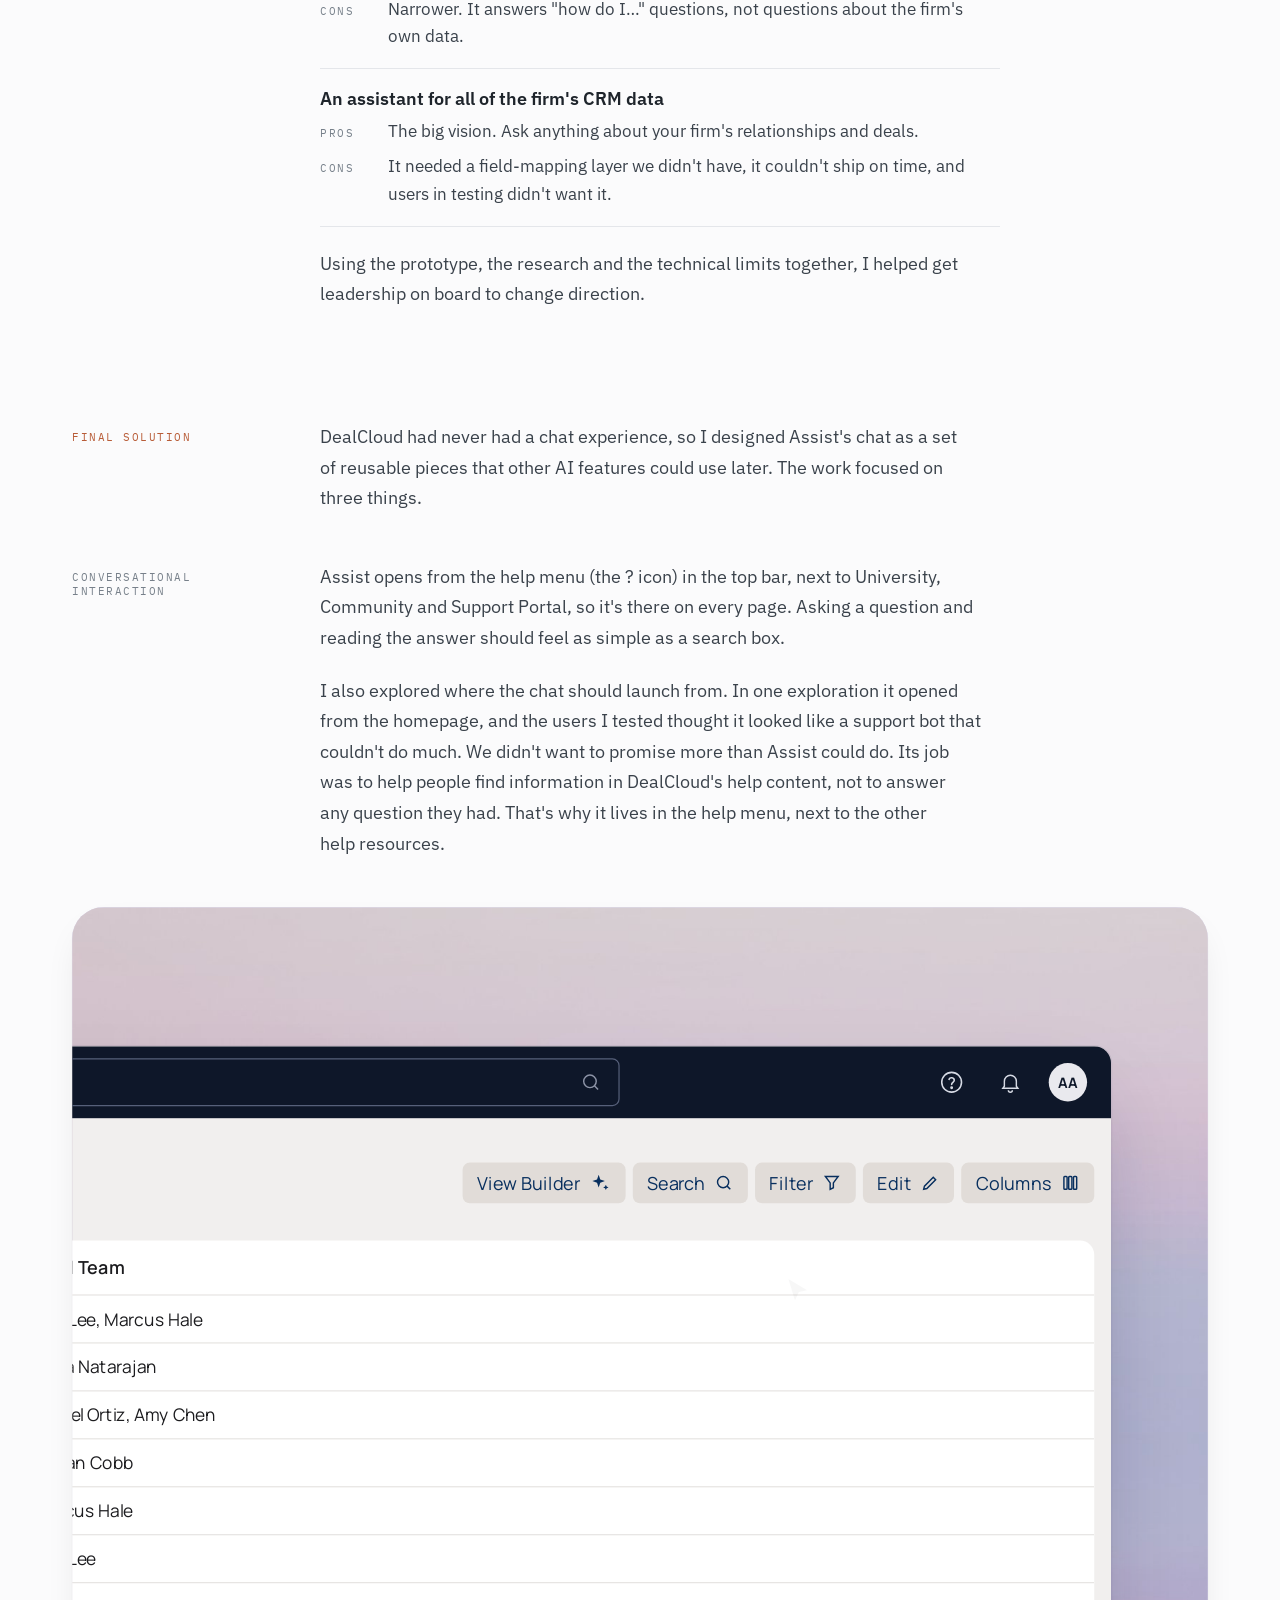
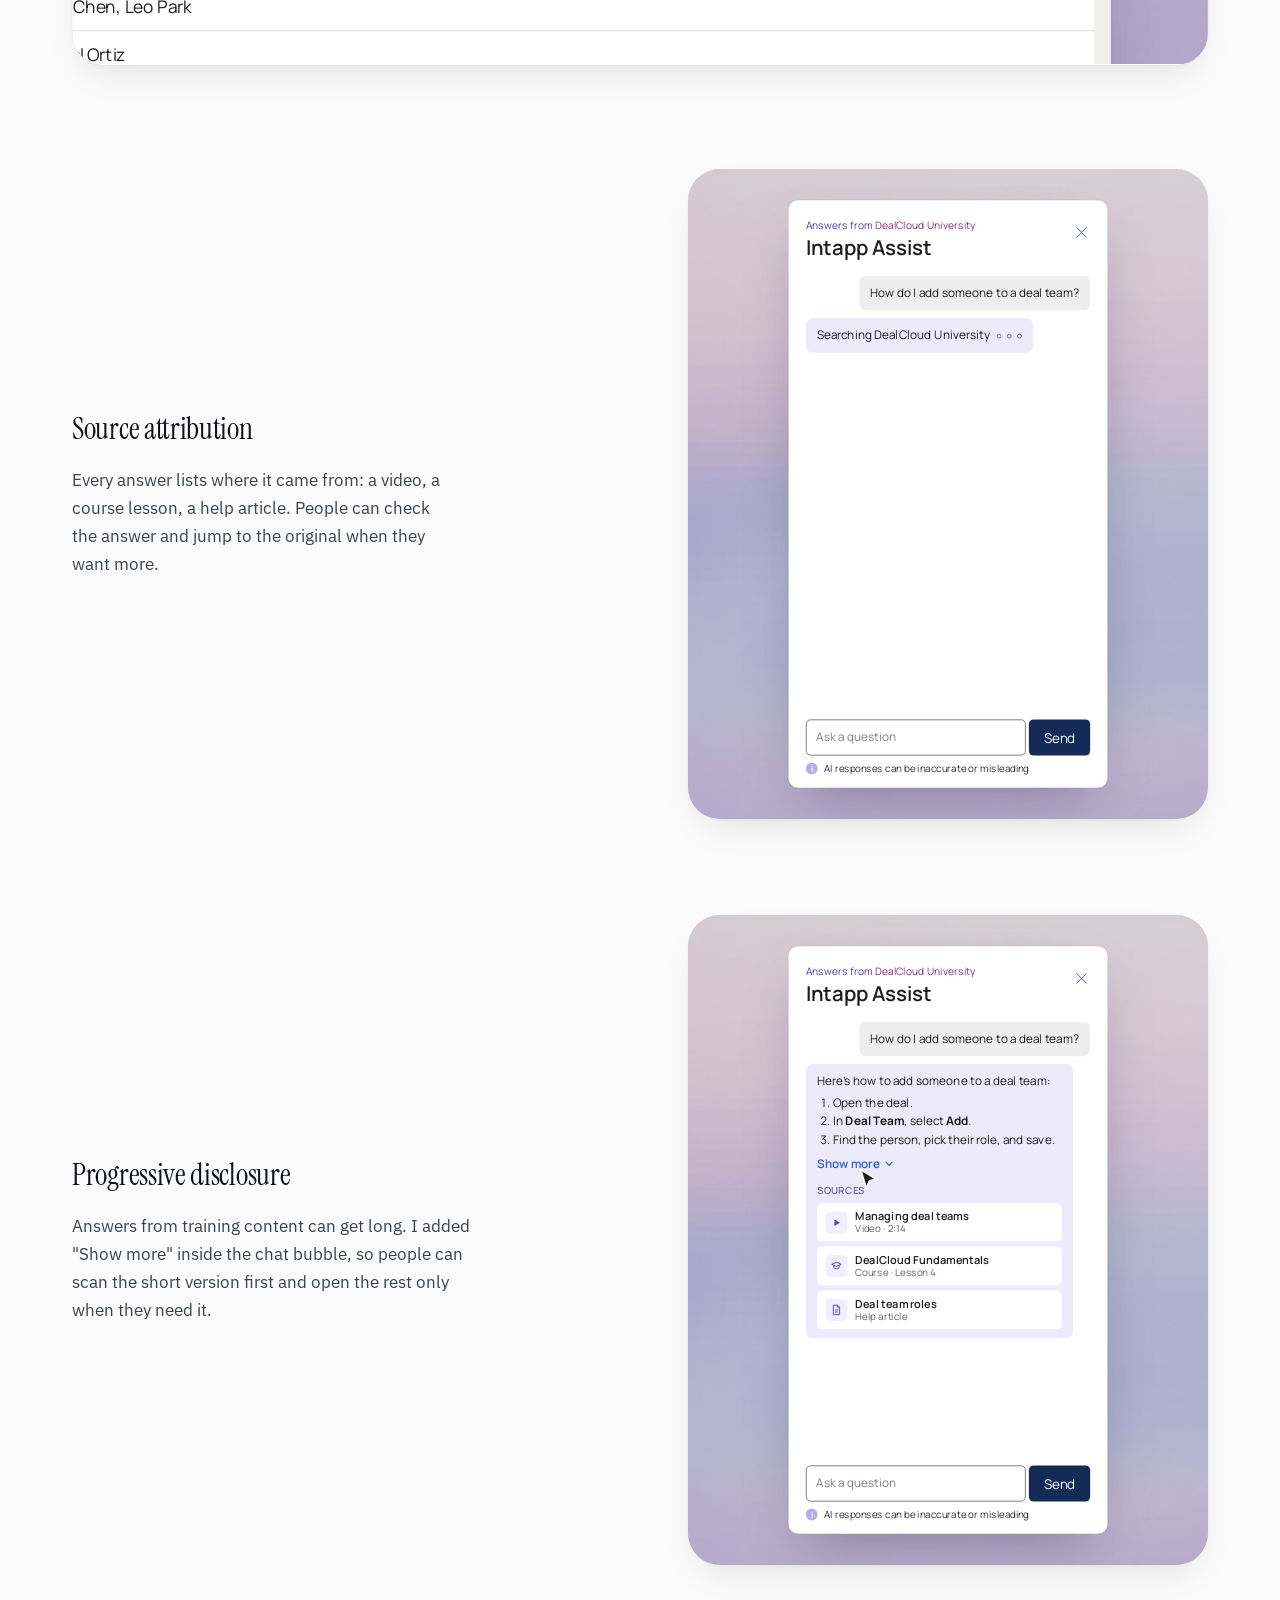
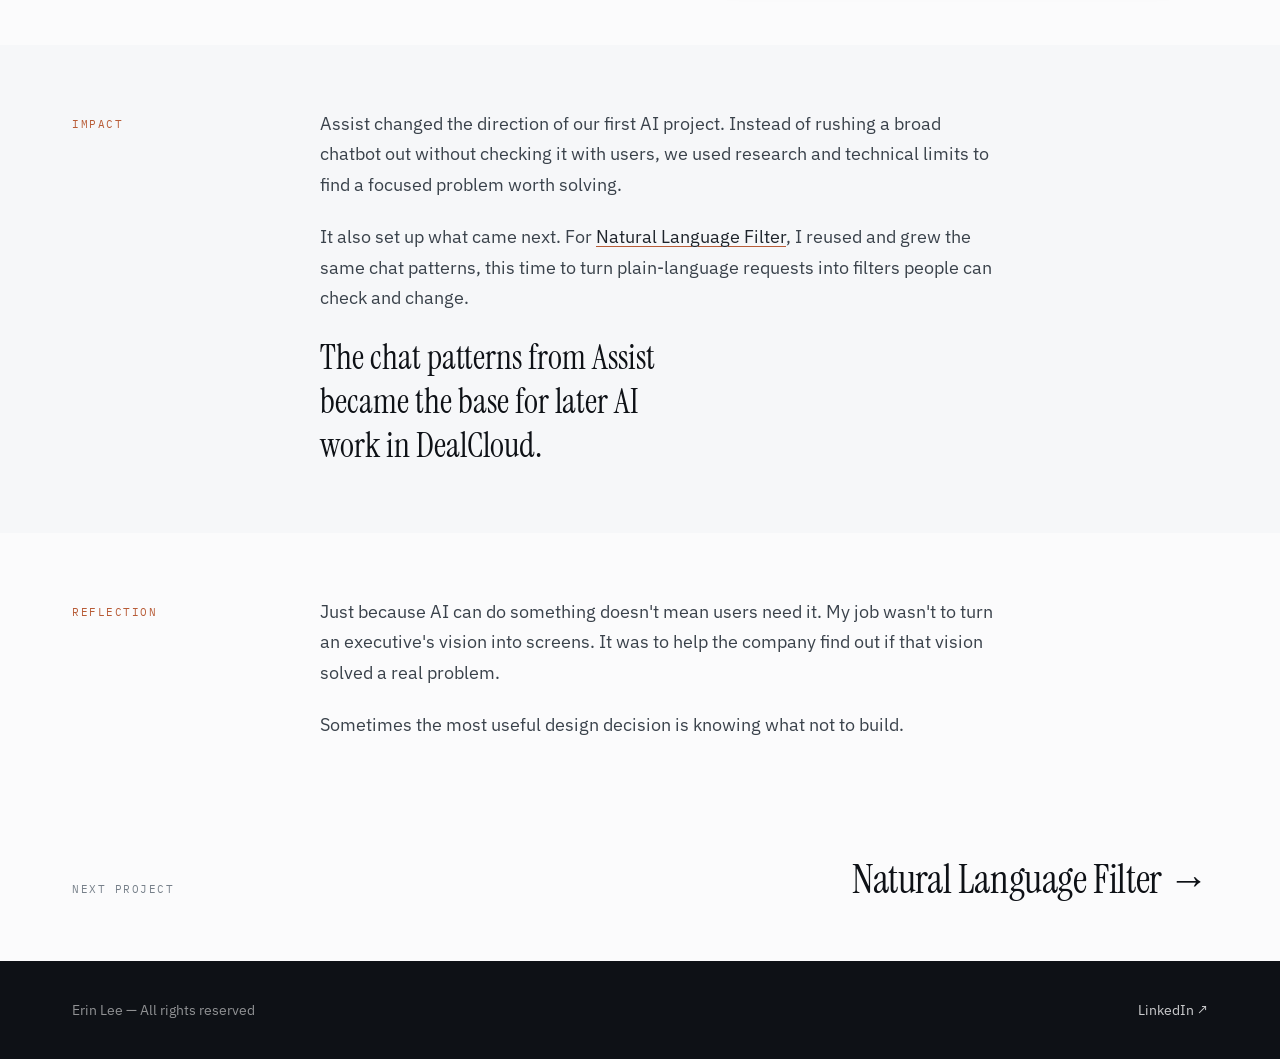
<file: intapp-assist.html>
<!DOCTYPE html>
<html lang="en">
<head>
<meta charset="utf-8">
<meta name="viewport" content="width=device-width, initial-scale=1">
<title>Intapp Assist — Erin Lee</title>
<meta name="description" content="Case study: Intapp Assist for DealCloud — testing an executive AI vision with users, and finding where AI could really help.">
<link rel="icon" href="assets/meta/favicon.ico?v=2" sizes="any">
<link rel="icon" href="assets/meta/favicon.svg?v=2" type="image/svg+xml">
<link rel="icon" href="assets/meta/favicon-32.png?v=2" type="image/png" sizes="32x32">
<link rel="apple-touch-icon" href="assets/meta/apple-touch-icon.png">
<link rel="manifest" href="assets/meta/site.webmanifest">
<meta name="theme-color" content="#FBFBFC">
<meta property="og:type" content="website">
<meta property="og:site_name" content="Erin Lee">
<meta property="og:title" content="Intapp Assist — Erin Lee">
<meta property="og:description" content="Case study: Intapp Assist for DealCloud — testing an executive AI vision with users, and finding where AI could really help.">
<meta property="og:url" content="https://erinlee.work/intapp-assist.html">
<meta property="og:image" content="https://erinlee.work/assets/meta/og-image.jpg">
<meta property="og:image:width" content="1200">
<meta property="og:image:height" content="630">
<meta property="og:image:alt" content="Erin Lee's portfolio homepage: Designing simple experiences for complex problems.">
<meta name="twitter:card" content="summary_large_image">
<meta name="twitter:title" content="Intapp Assist — Erin Lee">
<meta name="twitter:description" content="Case study: Intapp Assist for DealCloud — testing an executive AI vision with users, and finding where AI could really help.">
<meta name="twitter:image" content="https://erinlee.work/assets/meta/og-image.jpg">
<link rel="preconnect" href="https://fonts.googleapis.com">
<link rel="preconnect" href="https://fonts.gstatic.com" crossorigin>
<link href="https://fonts.googleapis.com/css2?family=Instrument+Serif:ital@0;1&family=IBM+Plex+Sans:wght@400;450;500;600&family=IBM+Plex+Mono:wght@400;500&display=swap" rel="stylesheet">
<link rel="stylesheet" href="assets/css/styles.css?v=15">
<script src="assets/js/reveal.js?v=2" defer></script>
</head>
<body>

<header class="nav">
  <div class="nav__inner">
    <a href="index.html" class="nav__brand">Erin Lee</a>
    <nav class="nav__links">
      <a href="index.html#work">Work</a>
      <a href="index.html#about">About</a>
      <a href="https://www.linkedin.com/in/erin-lee-39859195">LinkedIn ↗</a>
    </nav>
  </div>
</header>

<main class="frame">

  <section class="cs-hero">
    <div class="cs-eyebrow">
      <span class="cs-eyebrow__num">01</span><span class="cs-eyebrow__rule"></span>
      <span>Intapp · DealCloud · 2023</span>
    </div>
    <h1>Intapp Assist</h1>
    <p class="cs-hero__lede">When ChatGPT launched, leadership wanted an AI assistant that could answer anything about a firm's DealCloud data. I tested that idea with users before we built it. Nobody wanted it. So I worked with product and AI partners to find a problem AI could actually solve, and designed the chat experience that came out of it.</p>
  </section>

  <div class="meta">
    <div class="meta__cell"><div class="meta__label">Role</div><div class="meta__value">Lead designer</div></div>
    <div class="meta__cell"><div class="meta__label">Focus</div><div class="meta__value">AI strategy &amp; conversational UX</div></div>
    <div class="meta__cell"><div class="meta__label">Discipline</div><div class="meta__value">Web design</div></div>
    <div class="meta__cell"><div class="meta__label">Year</div><div class="meta__value">2023</div></div>
  </div>

  <div class="cs-cover">
    <iframe class="media media--embed" src="assets/embed/assist.html?v=6" title="Intapp Assist: a user opens Assist from the help menu, asks how to add someone to a deal team, and gets a short answer with its sources" loading="lazy"></iframe>
  </div>

  <section class="cs-section">
    <div class="cs-label">The problem</div>
    <div class="cs-copy">
      <p>After ChatGPT came out, every enterprise company felt pressure to add generative AI, and Intapp was no different. DealCloud is a CRM for financial and legal firms, full of each firm's own data. Leadership pictured an assistant where you could ask about that data and get an answer right away:</p>
      <ul>
        <li><em>"I'll be in Boston next week. Who should I reach out to?"</em></li>
        <li><em>"I'm hosting a golf tournament. Find relevant contacts from our relationship history."</em></li>
        <li><em>"Show me all active opportunities in a particular market."</em></li>
      </ul>
      <p>The goal made sense: let people get to their data without learning DealCloud's structure. But there was a big gap between the idea and what our technology could do.</p>
      <p class="pullquote">The question wasn't how to bring AI into DealCloud. It was where AI could actually help.</p>
    </div>
  </section>

  <section class="cs-section">
    <div class="cs-label">Challenge</div>
    <div class="cs-copy">
      <p>Every firm sets up DealCloud differently. One calls it a "Deal," another an "Opportunity," another an "Engagement." Even something as simple as location can live in different custom fields.</p>
      <p>To answer questions like the ones above, the AI needed a map of what each firm's fields mean. DealCloud didn't have that yet, and building it would take much longer than our release timeline.</p>
      <p>So we had two things to figure out: what we could realistically ship, and, more importantly, whether users even wanted this.</p>
    </div>
  </section>

  <section class="cs-section cs-section--flush">
    <div class="cs-label">The question</div>
    <div class="cs-copy">
      <p class="cs-question">Before we build an AI assistant for everything, do people actually want it, and where would it really help them?</p>
    </div>
  </section>

  <div class="cs-split cs-split--feature">
    <div class="cs-split__col">
      <div class="cs-split__title">First prototype: testing the idea</div>
      <p>Instead of debating the concept in meetings, I built a chatbot prototype. Since the AI couldn't reliably understand any question about any firm's data, I built it as a guided click-through: pick a question, get a ready answer, then pick a follow-up question from the next set of options. That was what our team could reliably build at the time.</p>
      <p>I partnered with a user researcher to test it with customers.</p>
      <p><strong>The feedback was clear: none of the users we tested wanted to use it.</strong> A chat box on top of things DealCloud could already do wasn't adding value.</p>
    </div>
    <div class="cs-split__col">
      <iframe class="media media--embed media--portrait" src="assets/embed/assist.html?scene=prototype&amp;v=6" title="The first prototype: a guided click-through. Pick a question, get a ready answer, then pick a follow-up" loading="lazy"></iframe>
    </div>
  </div>

  <section class="cs-section">
    <div class="cs-label">What I noticed</div>
    <div class="cs-copy">
      <p>Instead of pushing the original vision forward, I brought the findings back to our product partners. With our Product Manager, AI Engineer and AI Product Manager, I looked for a smaller problem AI could solve well with the technology we had.</p>
      <ul>
        <li><strong>The answers already existed.</strong> DealCloud University had lots of learning content: video tutorials, training courses, certifications and documentation.</li>
        <li><strong>Finding them took too long.</strong> Most of it was video, so getting one answer could mean watching a lot of content. <strong>7 out of 10 users</strong> told us it took too long to find what they needed.</li>
        <li><strong>People wanted search, not more training.</strong> They expected something closer to Google: ask a question, find the right information, get a useful answer fast.</li>
      </ul>
    </div>
  </section>

  <div class="cs-media">
    <img class="media" src="assets/images/dealcloud-university.png?v=1" width="1024" height="653" loading="lazy" style="padding: 48px 16%;" alt="DealCloud University: a Power User Training course with a list of lessons on the left and a video lesson, How to Add an Interaction, on the right">
  </div>

  <section class="cs-section">
    <div class="cs-label">Evaluation</div>
    <div class="cs-copy">
      <p>That gave us two directions to compare:</p>
      <div class="tradeoffs">
        <div class="tradeoff tradeoff--chosen">
          <div class="tradeoff__name">Help people find answers in DealCloud's knowledge <span class="tradeoff__tag">Chosen</span></div>
          <div class="tradeoff__row"><span class="tradeoff__k">Pros</span><p>A clear user need, content that already existed, and a scope our AI could handle well today.</p></div>
          <div class="tradeoff__row"><span class="tradeoff__k">Cons</span><p>Narrower. It answers "how do I…" questions, not questions about the firm's own data.</p></div>
        </div>
        <div class="tradeoff">
          <div class="tradeoff__name">An assistant for all of the firm's CRM data</div>
          <div class="tradeoff__row"><span class="tradeoff__k">Pros</span><p>The big vision. Ask anything about your firm's relationships and deals.</p></div>
          <div class="tradeoff__row"><span class="tradeoff__k">Cons</span><p>It needed a field-mapping layer we didn't have, it couldn't ship on time, and users in testing didn't want it.</p></div>
        </div>
      </div>
      <p>Using the prototype, the research and the technical limits together, I helped get leadership on board to change direction.</p>
    </div>
  </section>

  <section class="cs-section">
    <div class="cs-label">Final solution</div>
    <div class="cs-copy">
      <p>DealCloud had never had a chat experience, so I designed Assist's chat as a set of reusable pieces that other AI features could use later. The work focused on three things.</p>
    </div>
  </section>

  <section class="cs-section cs-section--flush">
    <div class="cs-label cs-label--muted">Conversational interaction</div>
    <div class="cs-copy">
      <p>Assist opens from the help menu (the ? icon) in the top bar, next to University, Community and Support Portal, so it's there on every page. Asking a question and reading the answer should feel as simple as a search box.</p>
      <p>I also explored where the chat should launch from. In one exploration it opened from the homepage, and the users I tested thought it looked like a support bot that couldn't do much. We didn't want to promise more than Assist could do. Its job was to help people find information in DealCloud's help content, not to answer any question they had. That's why it lives in the help menu, next to the other help resources.</p>
    </div>
  </section>

  <div class="cs-media">
    <iframe class="media media--embed" src="assets/embed/assist.html?v=6" title="A user opens Assist from the help menu in the top bar, types a question and gets an answer" loading="lazy"></iframe>
  </div>

  <div class="cs-split cs-split--feature">
    <div class="cs-split__col">
      <div class="cs-split__title">Source attribution</div>
      <p>Every answer lists where it came from: a video, a course lesson, a help article. People can check the answer and jump to the original when they want more.</p>
    </div>
    <div class="cs-split__col">
      <iframe class="media media--embed media--portrait" src="assets/embed/assist.html?scene=sources&amp;v=6" title="Each answer lists its sources, and each source links to the original" loading="lazy"></iframe>
    </div>
  </div>

  <div class="cs-split cs-split--feature">
    <div class="cs-split__col">
      <div class="cs-split__title">Progressive disclosure</div>
      <p>Answers from training content can get long. I added "Show more" inside the chat bubble, so people can scan the short version first and open the rest only when they need it.</p>
    </div>
    <div class="cs-split__col">
      <iframe class="media media--embed media--portrait" src="assets/embed/assist.html?scene=more&amp;v=6" title="A long answer starts short; Show more opens the rest inside the chat bubble" loading="lazy"></iframe>
    </div>
  </div>

  <section class="cs-section cs-section--impact cs-section--impact-gap">
    <div class="cs-label">Impact</div>
    <div class="cs-copy">
      <p>Assist changed the direction of our first AI project. Instead of rushing a broad chatbot out without checking it with users, we used research and technical limits to find a focused problem worth solving.</p>
      <p>It also set up what came next. For <a href="natural-language-filter.html">Natural Language Filter</a>, I reused and grew the same chat patterns, this time to turn plain-language requests into filters people can check and change.</p>
      <p class="cs-impact-quote cs-impact-quote--wide">The chat patterns from Assist became the base for later AI work in DealCloud.</p>
    </div>
  </section>

  <section class="cs-section cs-section--last">
    <div class="cs-label">Reflection</div>
    <div class="cs-copy">
      <p>Just because AI can do something doesn't mean users need it. My job wasn't to turn an executive's vision into screens. It was to help the company find out if that vision solved a real problem.</p>
      <p>Sometimes the most useful design decision is knowing what not to build.</p>
    </div>
  </section>

  <a href="natural-language-filter.html" class="next">
    <span class="next__label">Next project</span>
    <span class="next__title">Natural Language Filter →</span>
  </a>
</main>

<footer class="footer">
  <div class="footer__inner">
    <span>Erin Lee — All rights reserved</span>
    <a href="https://www.linkedin.com/in/erin-lee-39859195">LinkedIn ↗</a>
  </div>
</footer>

</body>
</html>
</file>
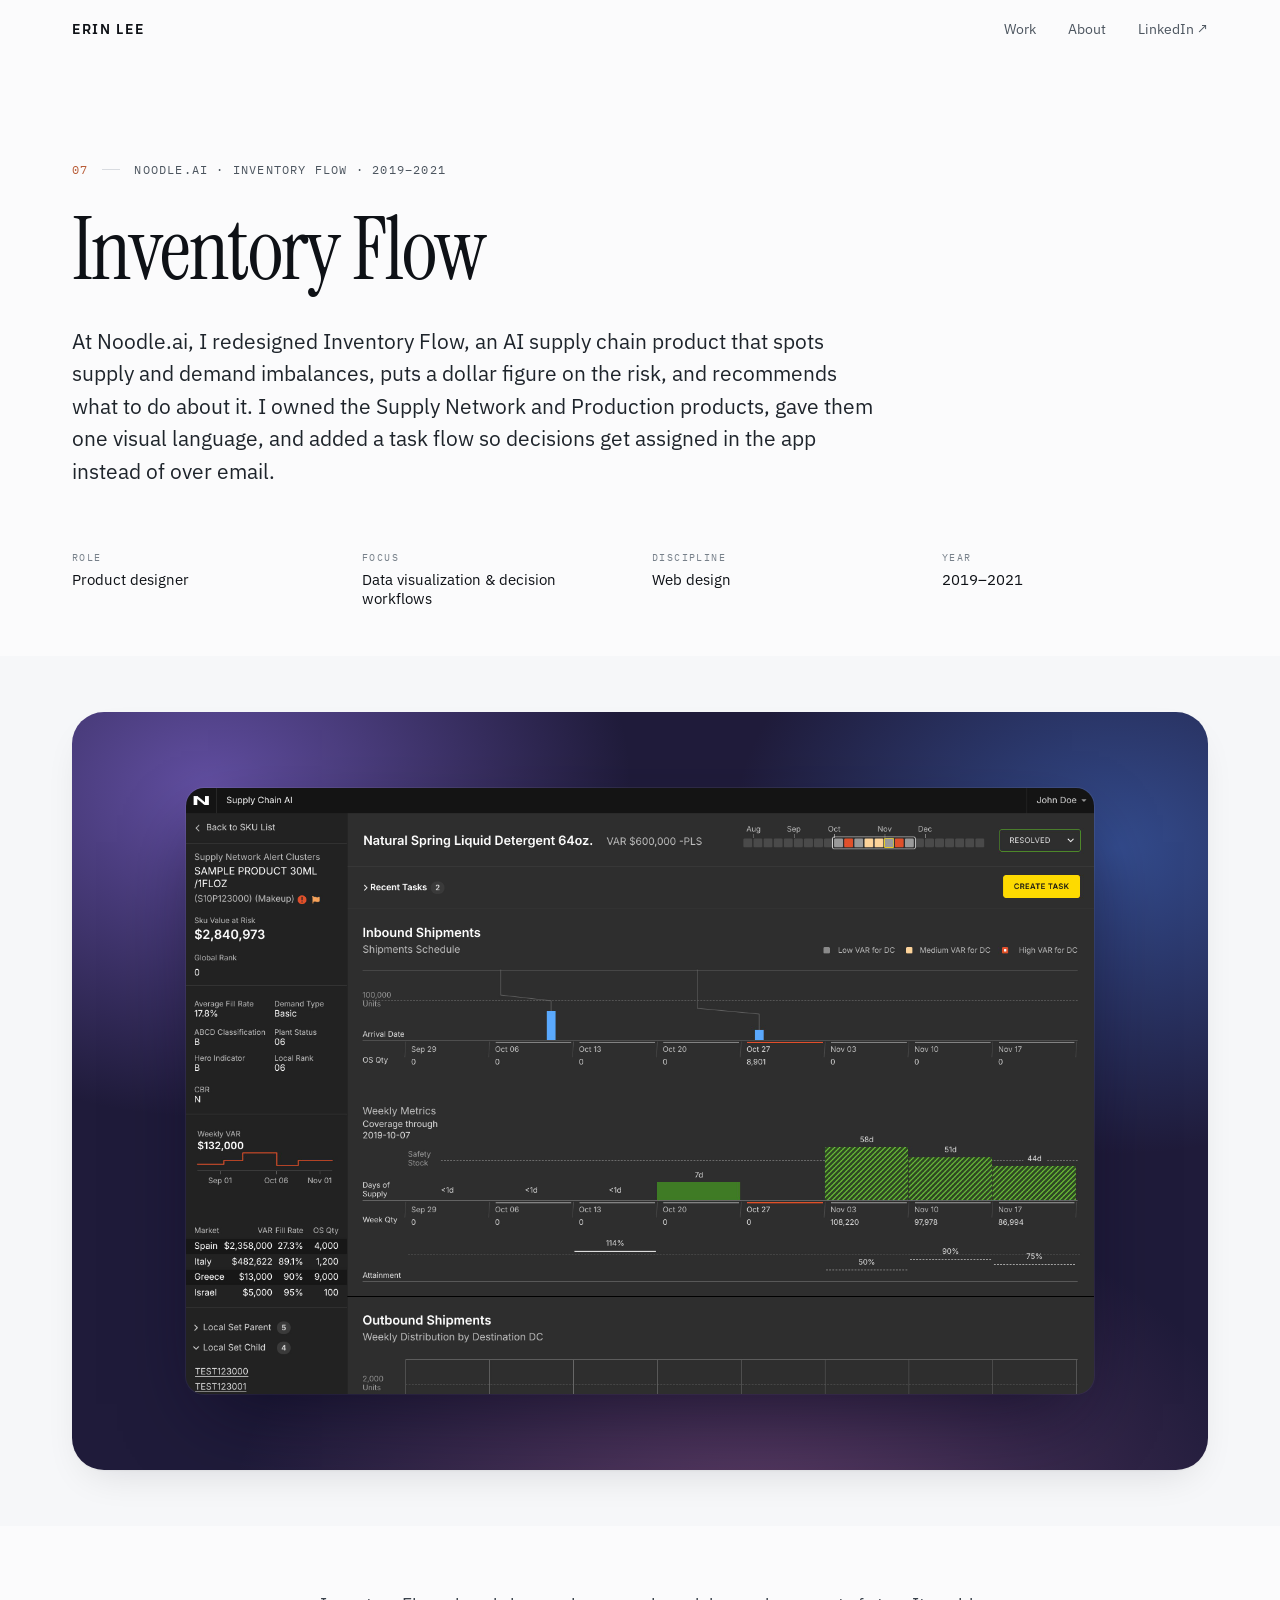
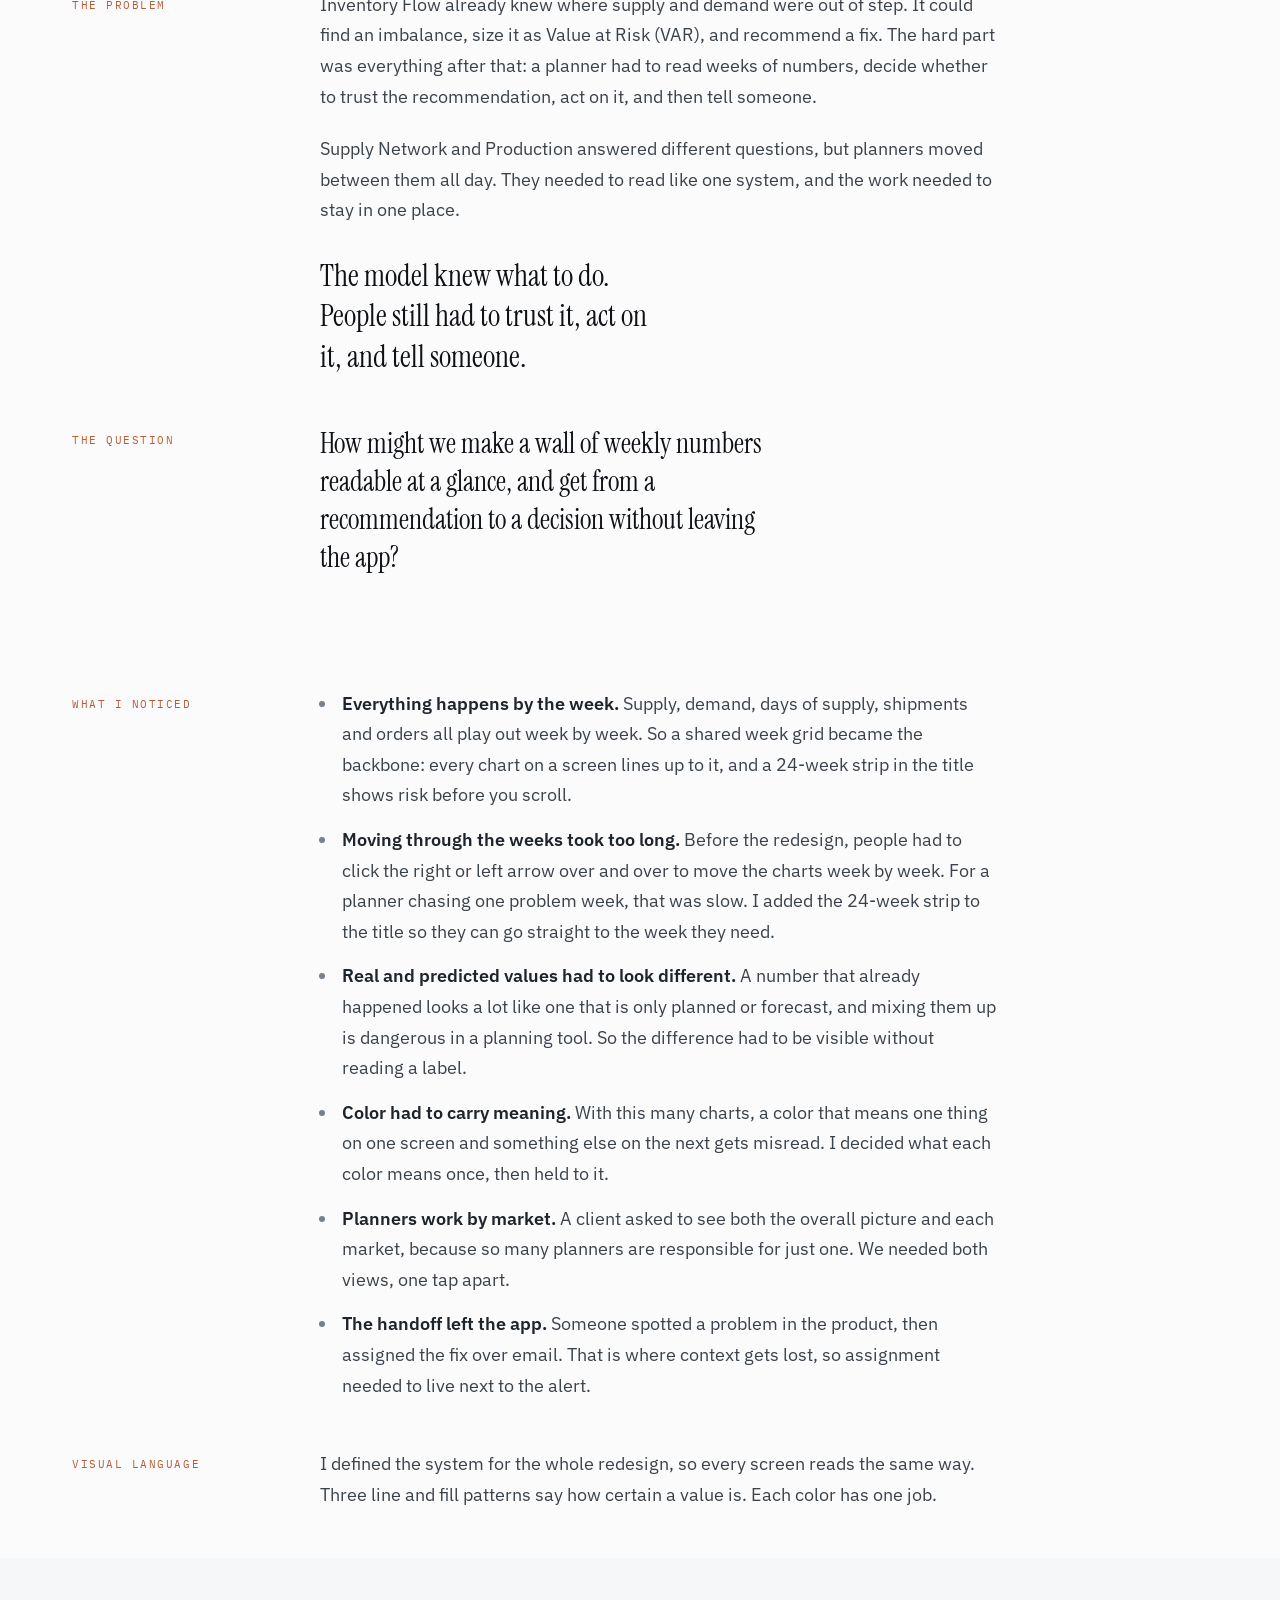
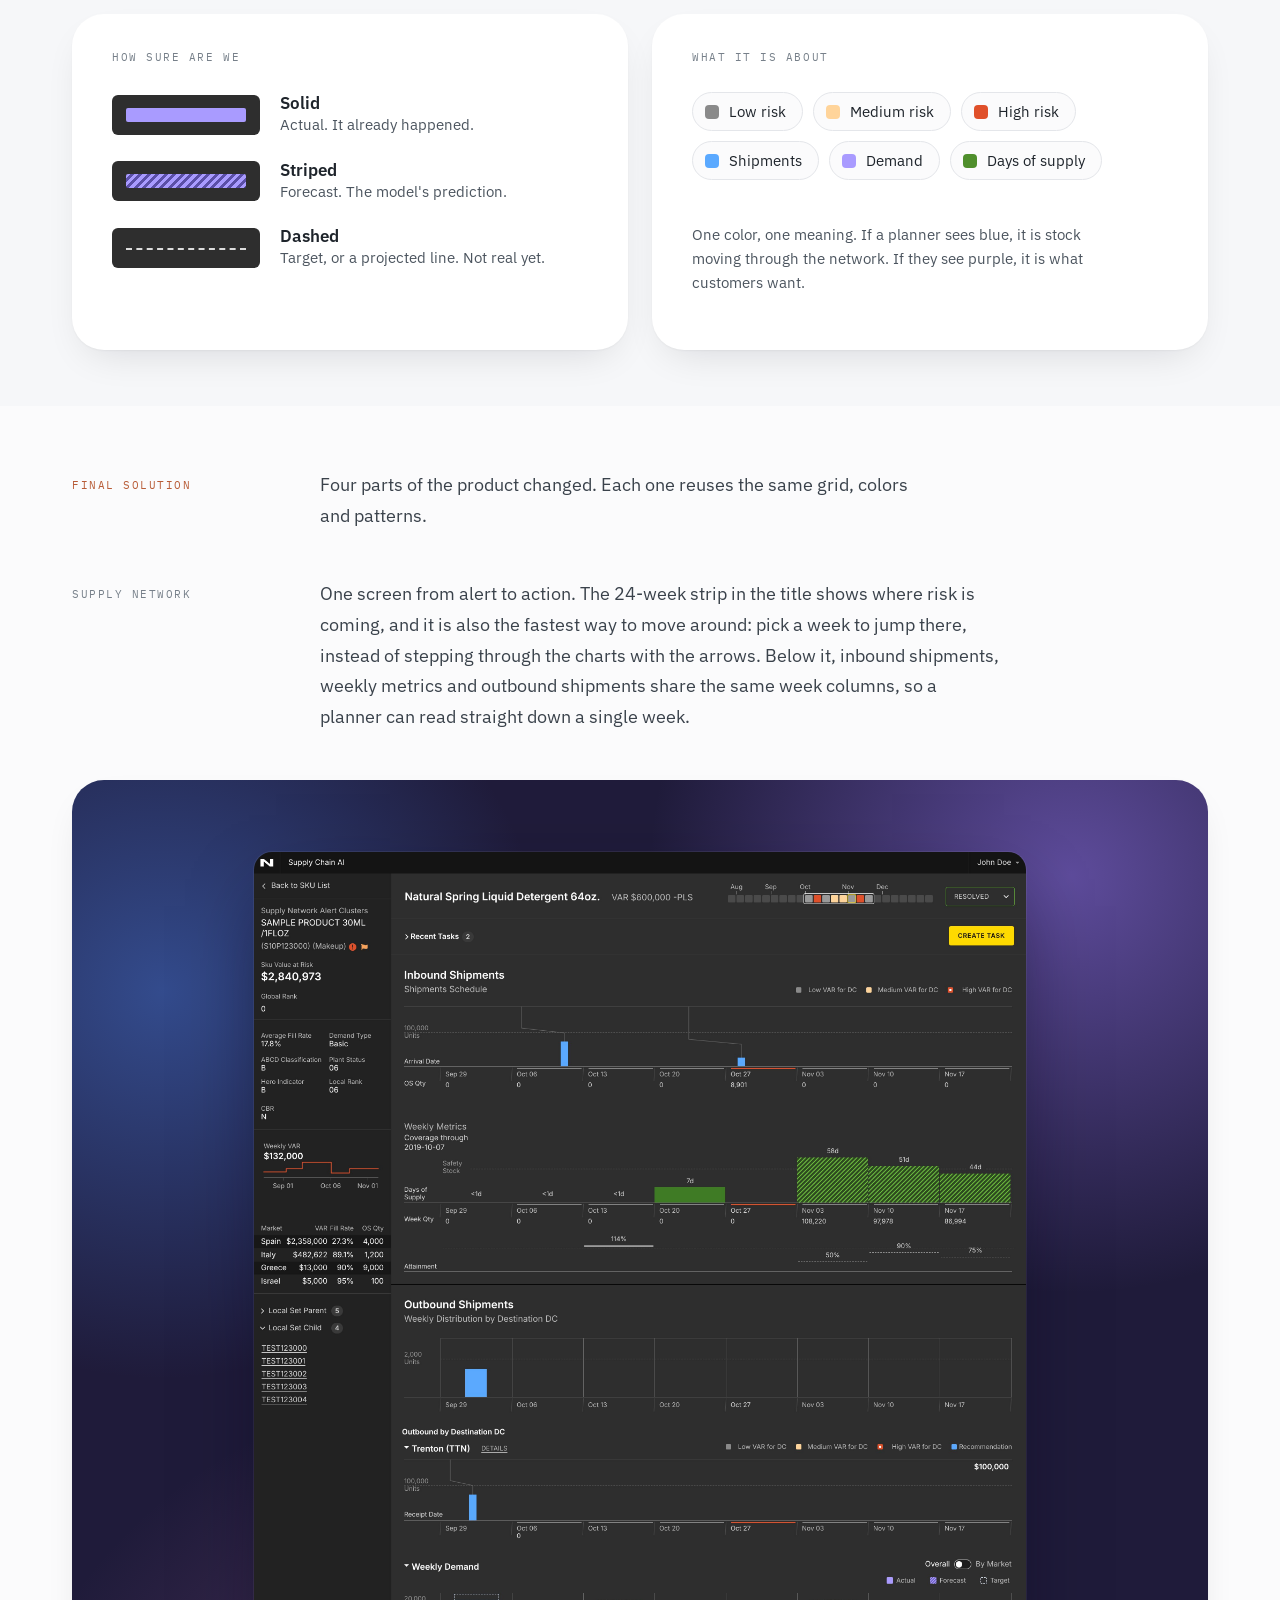
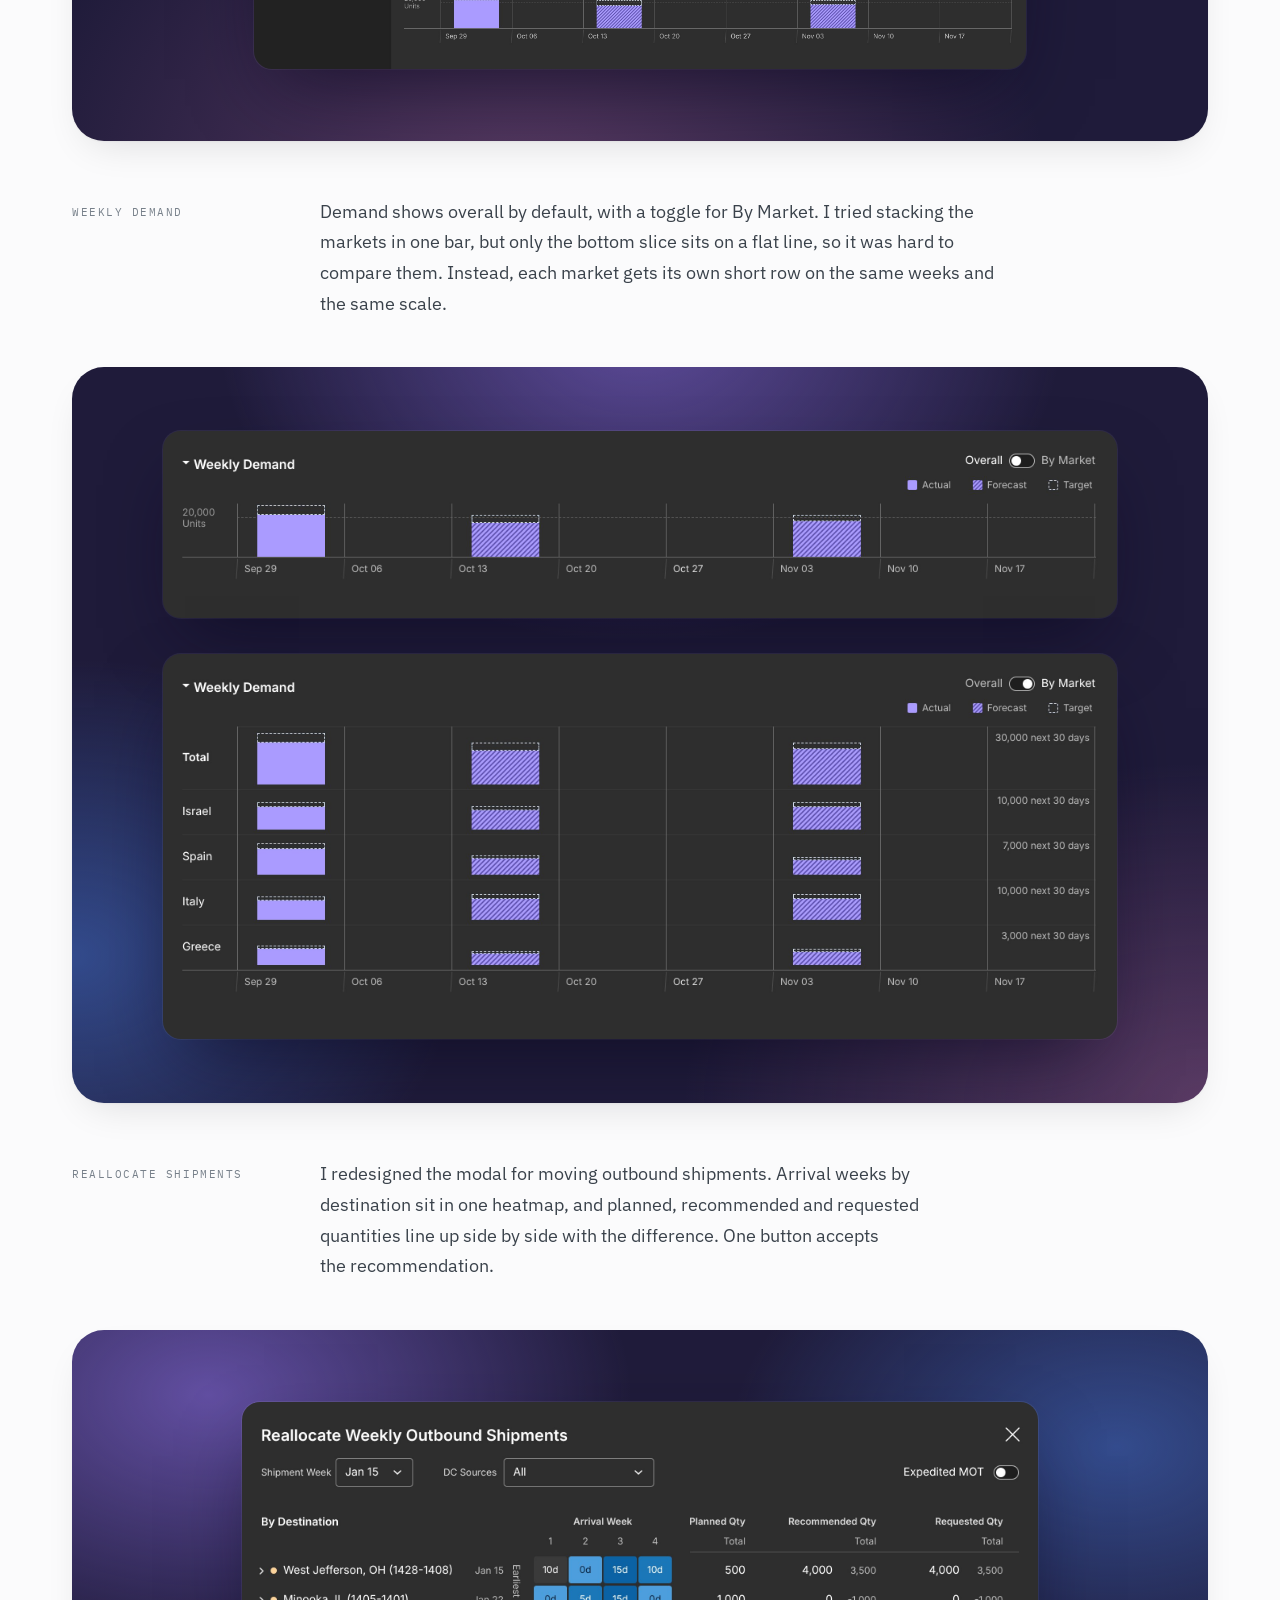
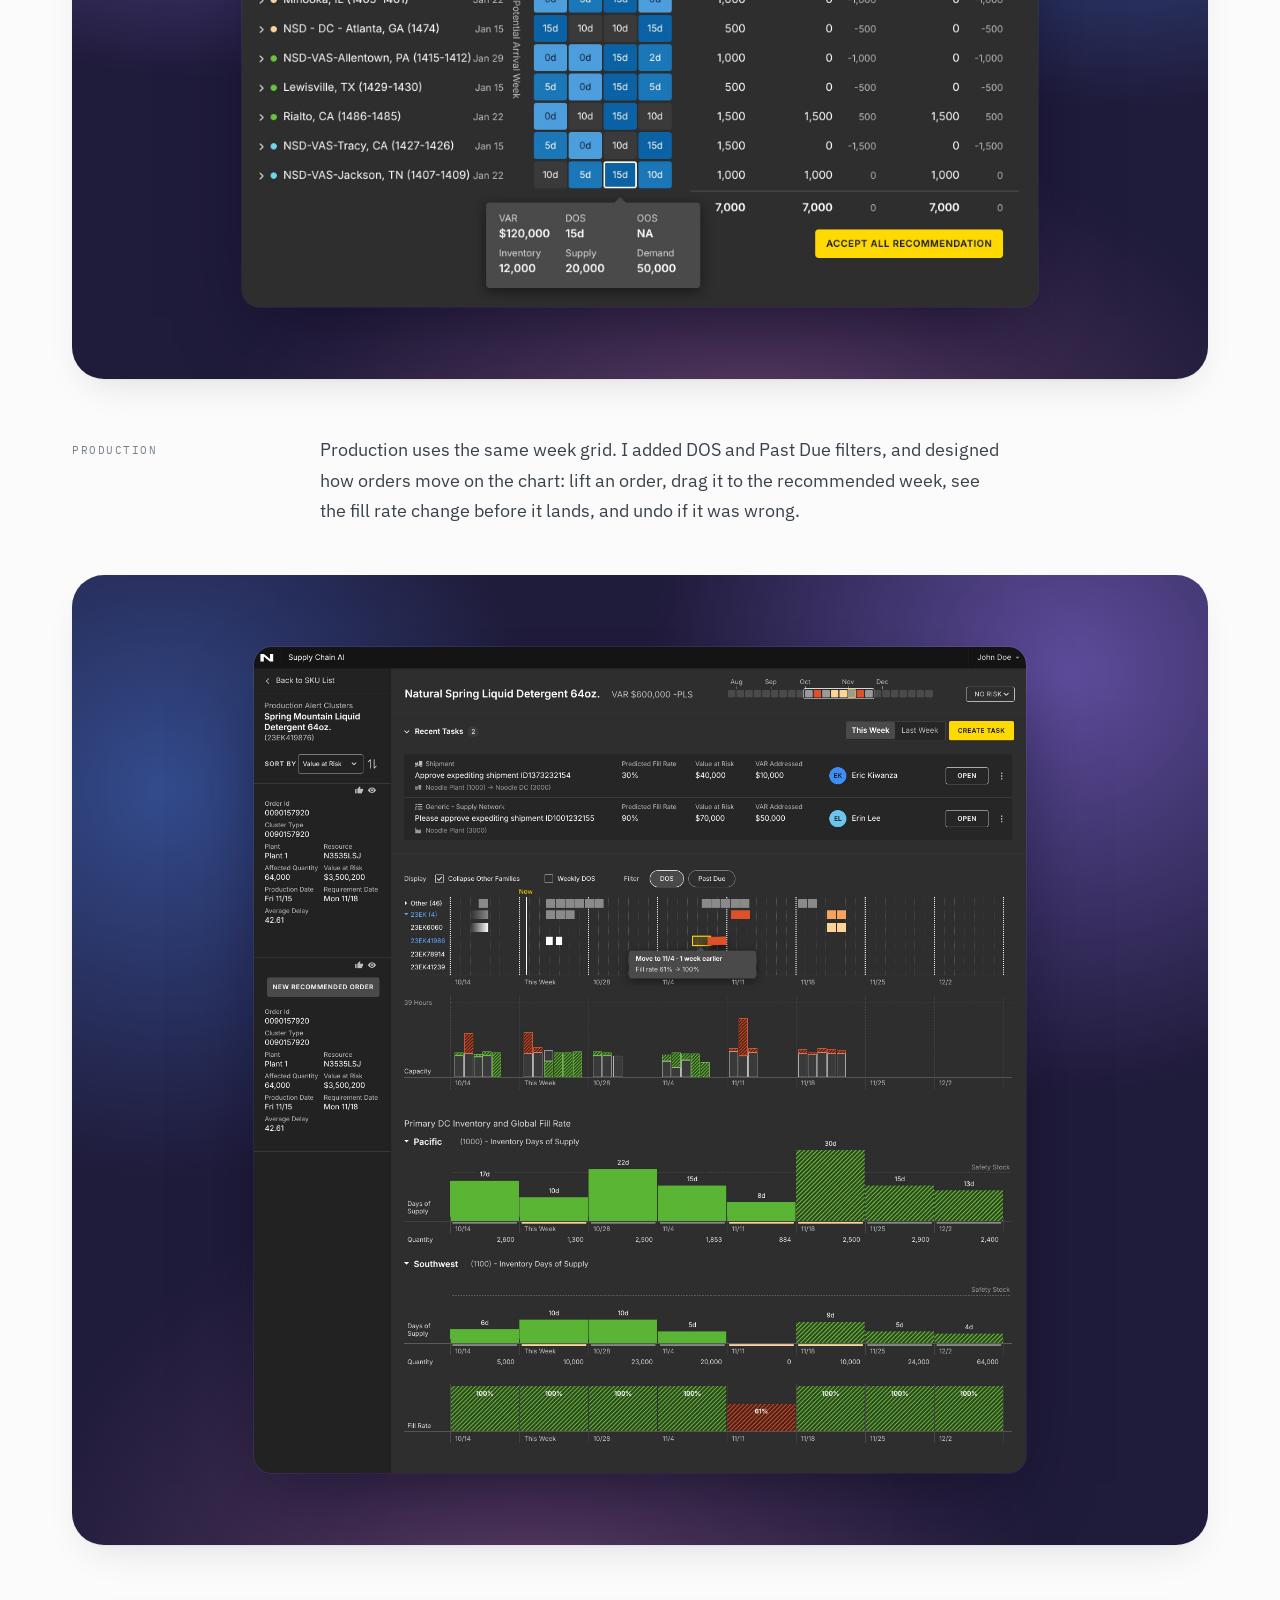
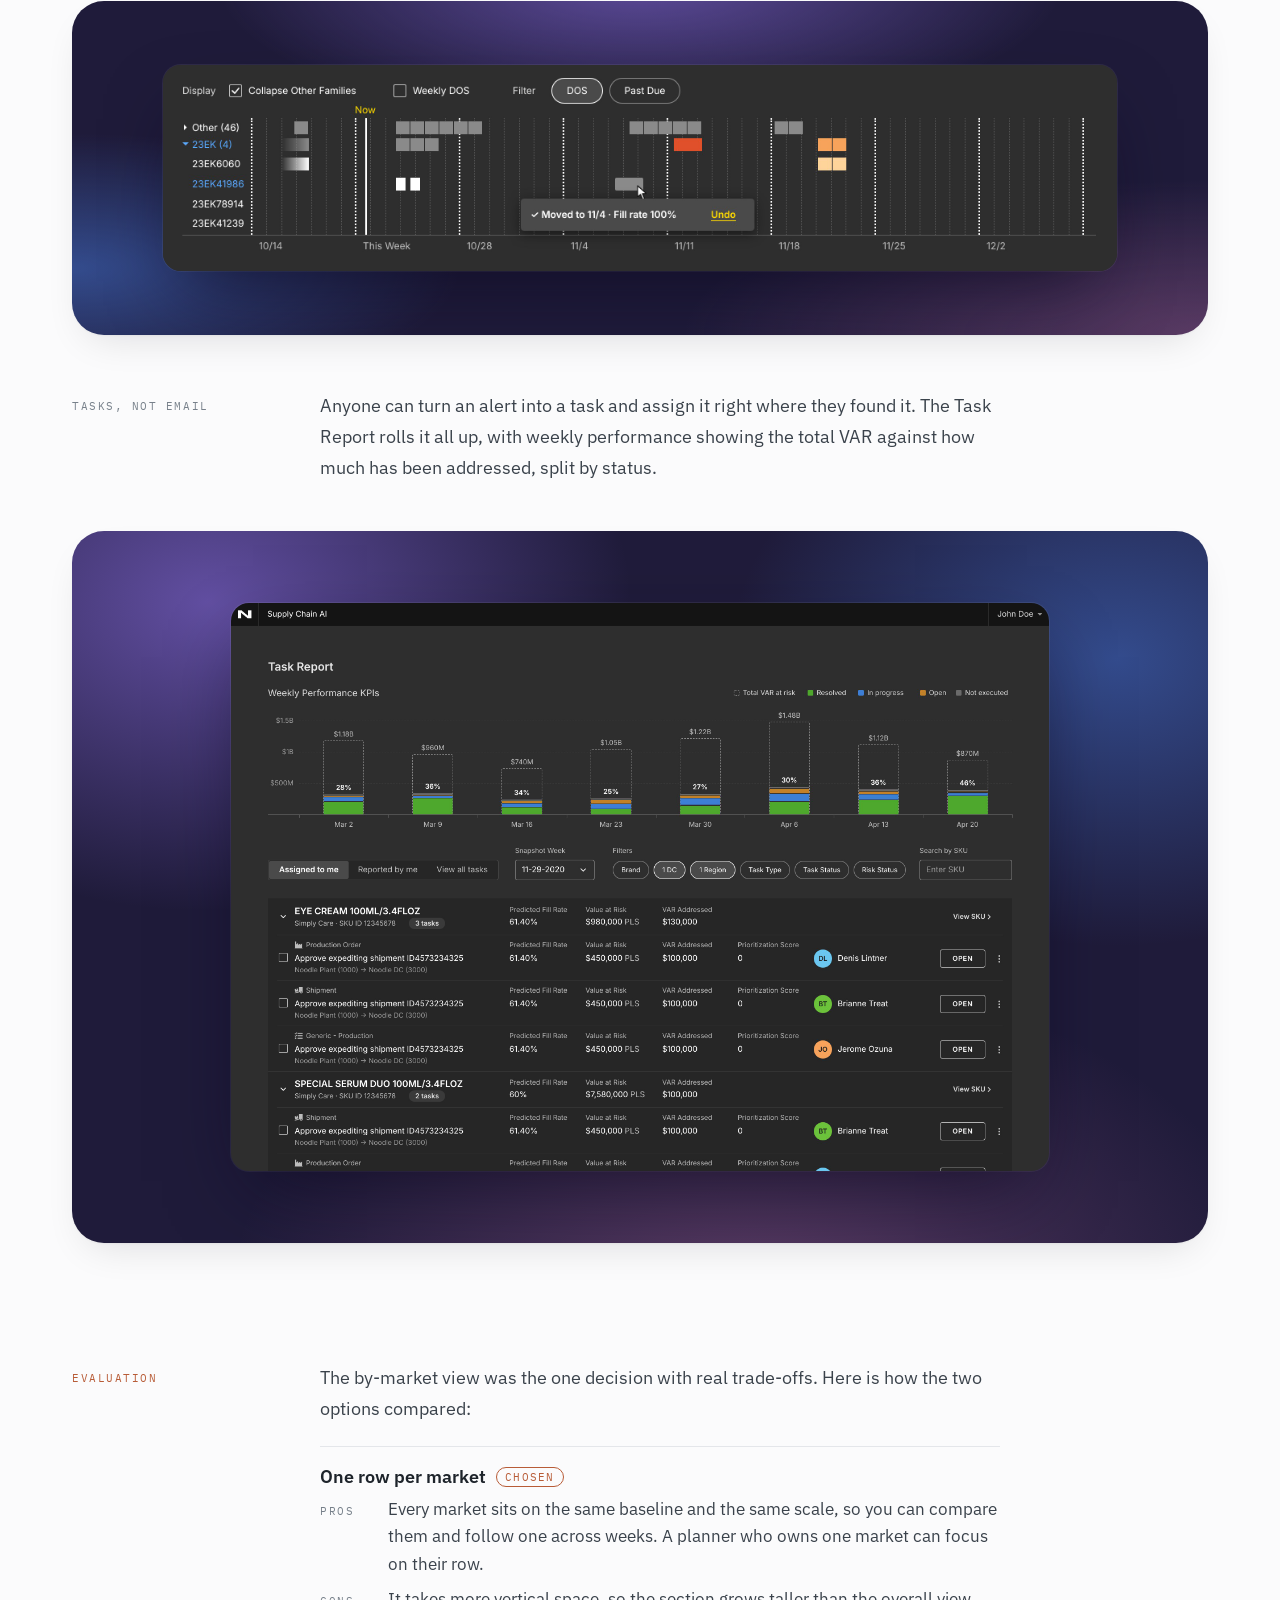
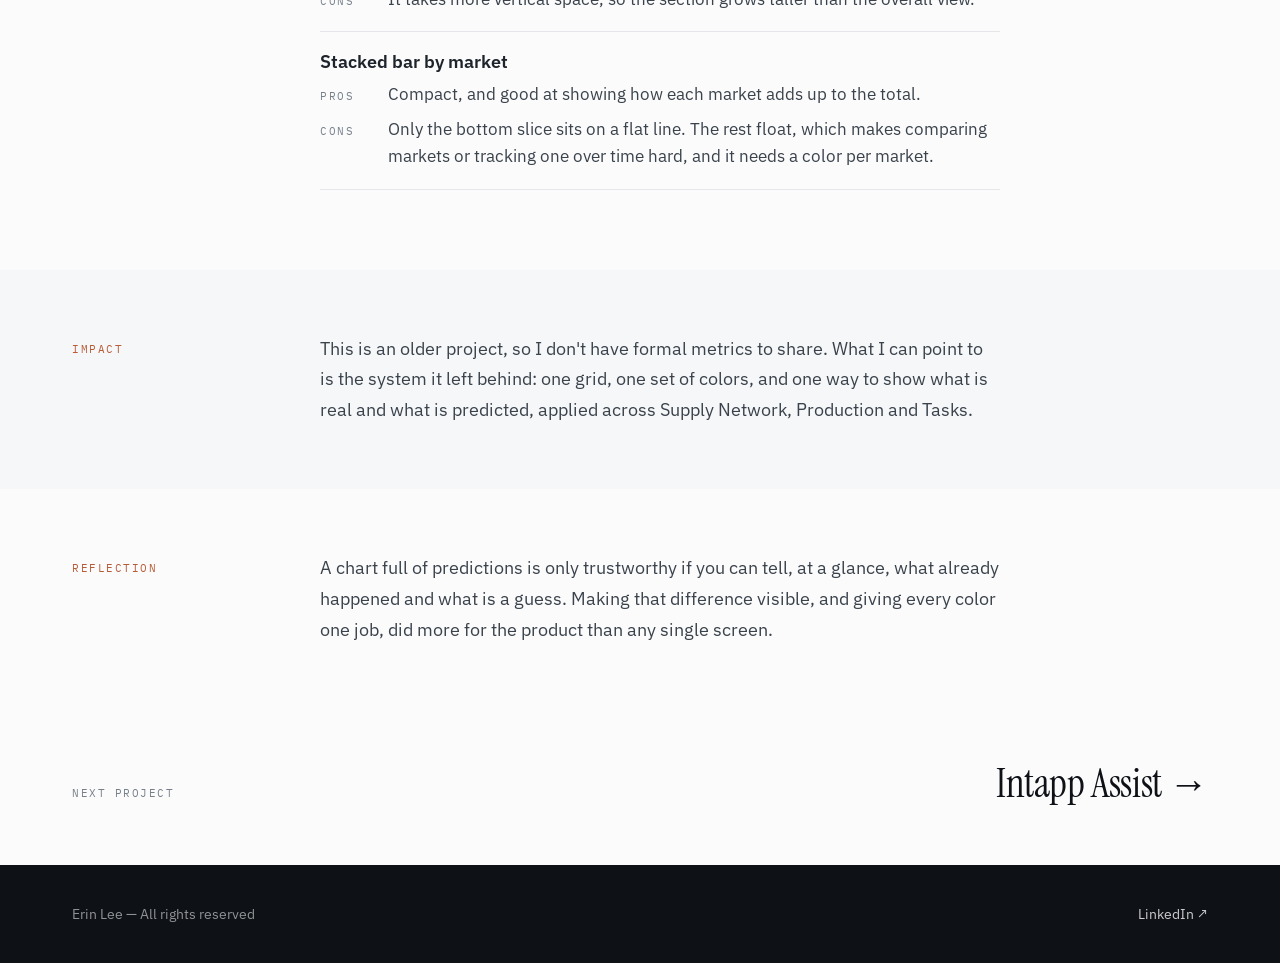
<file: inventory-flow.html>
<!DOCTYPE html>
<html lang="en">
<head>
<meta charset="utf-8">
<meta name="viewport" content="width=device-width, initial-scale=1">
<title>Inventory Flow — Erin Lee</title>
<meta name="description" content="Case study: redesigning Inventory Flow at Noodle.ai, an AI supply chain product, with a shared visual language for time, risk and certainty.">
<link rel="icon" href="assets/meta/favicon.ico?v=2" sizes="any">
<link rel="icon" href="assets/meta/favicon.svg?v=2" type="image/svg+xml">
<link rel="icon" href="assets/meta/favicon-32.png?v=2" type="image/png" sizes="32x32">
<link rel="apple-touch-icon" href="assets/meta/apple-touch-icon.png">
<link rel="manifest" href="assets/meta/site.webmanifest">
<meta name="theme-color" content="#FBFBFC">
<meta property="og:type" content="website">
<meta property="og:site_name" content="Erin Lee">
<meta property="og:title" content="Inventory Flow — Erin Lee">
<meta property="og:description" content="Case study: redesigning Inventory Flow at Noodle.ai, an AI supply chain product, with a shared visual language for time, risk and certainty.">
<meta property="og:url" content="https://erinlee.work/inventory-flow.html">
<meta property="og:image" content="https://erinlee.work/assets/meta/og-image.jpg">
<meta property="og:image:width" content="1200">
<meta property="og:image:height" content="630">
<meta property="og:image:alt" content="Erin Lee's portfolio homepage: Designing simple experiences for complex problems.">
<meta name="twitter:card" content="summary_large_image">
<meta name="twitter:title" content="Inventory Flow — Erin Lee">
<meta name="twitter:description" content="Case study: redesigning Inventory Flow at Noodle.ai, an AI supply chain product, with a shared visual language for time, risk and certainty.">
<meta name="twitter:image" content="https://erinlee.work/assets/meta/og-image.jpg">
<link rel="preconnect" href="https://fonts.googleapis.com">
<link rel="preconnect" href="https://fonts.gstatic.com" crossorigin>
<link href="https://fonts.googleapis.com/css2?family=Instrument+Serif:ital@0;1&family=IBM+Plex+Sans:wght@400;450;500;600&family=IBM+Plex+Mono:wght@400;500&display=swap" rel="stylesheet">
<link rel="stylesheet" href="assets/css/styles.css?v=15">
<style>
/* ---------- Noodle.ai additions: gradient stage + floating screens ---------- */
.stage {
  position: relative; overflow: hidden; border-radius: var(--radius-cs);
  background:
    radial-gradient(60% 70% at 12% 10%, rgba(120,96,196,.75) 0%, rgba(120,96,196,0) 62%),
    radial-gradient(55% 65% at 92% 18%, rgba(60,96,176,.7) 0%, rgba(60,96,176,0) 62%),
    radial-gradient(70% 70% at 60% 108%, rgba(160,96,150,.45) 0%, rgba(160,96,150,0) 66%),
    #1F1B3A;
}
.stage--b {
  background:
    radial-gradient(60% 70% at 88% 10%, rgba(120,96,196,.7) 0%, rgba(120,96,196,0) 62%),
    radial-gradient(55% 65% at 8% 22%, rgba(60,96,176,.7) 0%, rgba(60,96,176,0) 62%),
    radial-gradient(70% 70% at 40% 108%, rgba(160,96,150,.45) 0%, rgba(160,96,150,0) 66%),
    #1F1B3A;
}
.stage--c {
  background:
    radial-gradient(60% 70% at 50% -6%, rgba(120,96,196,.7) 0%, rgba(120,96,196,0) 62%),
    radial-gradient(55% 65% at 0% 80%, rgba(60,96,176,.7) 0%, rgba(60,96,176,0) 62%),
    radial-gradient(70% 70% at 100% 100%, rgba(160,96,150,.45) 0%, rgba(160,96,150,0) 66%),
    #1F1B3A;
}
.win {
  display: block; width: 100%; height: auto; border-radius: 18px; background: #2E2E2E;
  box-shadow: 0 32px 75px -22px rgba(10,8,30,.65), 0 0 0 1px rgba(255,255,255,.07);
}
.stage--cover { aspect-ratio: 3 / 2; }
.stage--cover .win { position: absolute; }
.stage--cover .win--main { left: 10%; top: 10%; width: 80%; }
.stage--cover .win--side { right: 4.5%; bottom: 6.5%; width: 41%; }
.stage--pad { padding: 72px 0; display: flex; justify-content: center; }
.stage--pad .win { width: var(--w, 72%); }
.stage--stack { padding: 64px 0; display: flex; flex-direction: column; align-items: center; gap: 36px; }
.stage--stack .win { width: var(--w, 82%); }
.cs-cover .stage, .cs-media .stage { box-shadow: var(--shadow); }
video.win { background: #2E2E2E; }
.cap { font-family: var(--mono); font-size: 11px; letter-spacing: .12em; text-transform: uppercase; color: rgba(14,17,22,.55); }
.stage--stack .cap { align-self: flex-start; margin: 0 0 -20px 9%; }

/* visual-language figure */
.lang { background: var(--band); padding: 56px var(--pad); }
.lang__grid { display: grid; grid-template-columns: repeat(2, minmax(0,1fr)); gap: 24px; }
.lang__card { background: #fff; border-radius: var(--radius-cs); box-shadow: var(--shadow); padding: 36px 40px 40px; display: flex; flex-direction: column; gap: 28px; }
.lang__title { font-family: var(--mono); font-size: 11px; letter-spacing: .14em; text-transform: uppercase; color: var(--text-meta); }
.lang__rows { display: flex; flex-direction: column; gap: 22px; }
.lang__row { display: grid; grid-template-columns: 148px minmax(0,1fr); gap: 20px; align-items: center; }
.lang__row b { font-weight: 600; color: var(--text-strong); font-size: 17px; display: block; }
.lang__row span { font-size: 15px; line-height: 1.5; color: var(--text-muted); }
.sw { height: 40px; border-radius: 6px; background: #2E2E2E; position: relative; overflow: hidden; }
.sw i { position: absolute; left: 14px; right: 14px; top: 50%; height: 0; }
.sw--solid i { height: 14px; margin-top: -7px; background: #A99BFF; border-radius: 2px; }
.sw--stripe i { height: 14px; margin-top: -7px; border-radius: 2px;
  background: repeating-linear-gradient(135deg, #A99BFF 0 3px, #5B4FA8 3px 6px); }
.sw--dash i { border-top: 2px dashed #DCDCDC; }
.chips { display: flex; flex-wrap: wrap; gap: 10px 10px; }
.chip { display: inline-flex; align-items: center; gap: 10px; font-size: 15px; color: var(--text-strong); background: var(--paper); border: 1px solid var(--line); border-radius: 999px; padding: 9px 16px 9px 12px; }
.chip i { width: 14px; height: 14px; border-radius: 4px; display: block; flex: none; }
.lang__note { font-size: 15px; line-height: 1.6; color: var(--text-muted); max-width: 46ch; }
@media (max-width: 900px) { .lang__grid { grid-template-columns: 1fr; } .lang__row { grid-template-columns: 112px minmax(0,1fr); } }
@media (max-width: 720px) {
  .stage--pad { padding: 28px 0; } .stage--stack { padding: 28px 0; gap: 20px; }
  .stage--pad .win, .stage--stack .win { width: 90%; border-radius: 10px; }
  .stage--cover .win { border-radius: 8px; }
  .lang { padding: 24px var(--pad); } .lang__card { padding: 24px 22px 28px; }
}

</style>
<script src="assets/js/reveal.js?v=2" defer></script>
</head>
<body>

<header class="nav">
  <div class="nav__inner">
    <a href="index.html" class="nav__brand">Erin Lee</a>
    <nav class="nav__links">
      <a href="index.html#work">Work</a>
      <a href="index.html#about">About</a>
      <a href="https://www.linkedin.com/in/erin-lee-39859195">LinkedIn ↗</a>
    </nav>
  </div>
</header>

<main class="frame">

  <section class="cs-hero">
    <div class="cs-eyebrow">
      <span class="cs-eyebrow__num">07</span><span class="cs-eyebrow__rule"></span>
      <span>Noodle.ai · Inventory Flow · 2019–2021</span>
    </div>
    <h1>Inventory Flow</h1>
    <p class="cs-hero__lede">At Noodle.ai, I redesigned Inventory Flow, an AI supply chain product that spots supply and demand imbalances, puts a dollar figure on the risk, and recommends what to do about it. I owned the Supply Network and Production products, gave them one visual language, and added a task flow so decisions get assigned in the app instead of over email.</p>
  </section>

  <div class="meta">
    <div class="meta__cell"><div class="meta__label">Role</div><div class="meta__value">Product designer</div></div>
    <div class="meta__cell"><div class="meta__label">Focus</div><div class="meta__value">Data visualization &amp; decision workflows</div></div>
    <div class="meta__cell"><div class="meta__label">Discipline</div><div class="meta__value">Web design</div></div>
    <div class="meta__cell"><div class="meta__label">Year</div><div class="meta__value">2019–2021</div></div>
  </div>

  <div class="cs-cover">
    <div class="stage stage--cover" id="cover">
      <img class="win win--main" src="assets/images/inventory-flow/supply_top.jpg" alt="Supply Network: inbound shipments, weekly metrics and the 24-week risk strip" width="1440" height="960">
    </div>
  </div>

  <section class="cs-section">
    <div class="cs-label">The problem</div>
    <div class="cs-copy">
      <p>Inventory Flow already knew where supply and demand were out of step. It could find an imbalance, size it as Value at Risk (VAR), and recommend a fix. The hard part was everything after that: a planner had to read weeks of numbers, decide whether to trust the recommendation, act on it, and then tell someone.</p>
      <p>Supply Network and Production answered different questions, but planners moved between them all day. They needed to read like one system, and the work needed to stay in one place.</p>
      <p class="pullquote">The model knew what to do. People still had to trust it, act on it, and tell someone.</p>
    </div>
  </section>

  <section class="cs-section cs-section--flush">
    <div class="cs-label">The question</div>
    <div class="cs-copy">
      <p class="cs-question">How might we make a wall of weekly numbers readable at a glance, and get from a recommendation to a decision without leaving the app?</p>
    </div>
  </section>

  <section class="cs-section">
    <div class="cs-label">What I noticed</div>
    <div class="cs-copy">
      <ul>
        <li><strong>Everything happens by the week.</strong> Supply, demand, days of supply, shipments and orders all play out week by week. So a shared week grid became the backbone: every chart on a screen lines up to it, and a 24-week strip in the title shows risk before you scroll.</li>
        <li><strong>Moving through the weeks took too long.</strong> Before the redesign, people had to click the right or left arrow over and over to move the charts week by week. For a planner chasing one problem week, that was slow. I added the 24-week strip to the title so they can go straight to the week they need.</li>
        <li><strong>Real and predicted values had to look different.</strong> A number that already happened looks a lot like one that is only planned or forecast, and mixing them up is dangerous in a planning tool. So the difference had to be visible without reading a label.</li>
        <li><strong>Color had to carry meaning.</strong> With this many charts, a color that means one thing on one screen and something else on the next gets misread. I decided what each color means once, then held to it.</li>
        <li><strong>Planners work by market.</strong> A client asked to see both the overall picture and each market, because so many planners are responsible for just one. We needed both views, one tap apart.</li>
        <li><strong>The handoff left the app.</strong> Someone spotted a problem in the product, then assigned the fix over email. That is where context gets lost, so assignment needed to live next to the alert.</li>
      </ul>
    </div>
  </section>

  <section class="cs-section cs-section--flush">
    <div class="cs-label">Visual language</div>
    <div class="cs-copy">
      <p>I defined the system for the whole redesign, so every screen reads the same way. Three line and fill patterns say how certain a value is. Each color has one job.</p>
    </div>
  </section>

  <div class="lang">
    <div class="lang__grid">
      <div class="lang__card">
        <div class="lang__title">How sure are we</div>
        <div class="lang__rows">
          <div class="lang__row"><div class="sw sw--solid"><i></i></div><div><b>Solid</b><span>Actual. It already happened.</span></div></div>
          <div class="lang__row"><div class="sw sw--stripe"><i></i></div><div><b>Striped</b><span>Forecast. The model's prediction.</span></div></div>
          <div class="lang__row"><div class="sw sw--dash"><i></i></div><div><b>Dashed</b><span>Target, or a projected line. Not real yet.</span></div></div>
        </div>
      </div>
      <div class="lang__card">
        <div class="lang__title">What it is about</div>
        <div class="chips">
          <span class="chip"><i style="background:#8A8A8A"></i>Low risk</span>
          <span class="chip"><i style="background:#FFD49A"></i>Medium risk</span>
          <span class="chip"><i style="background:#E0502A"></i>High risk</span>
          <span class="chip"><i style="background:#5AA9FF"></i>Shipments</span>
          <span class="chip"><i style="background:#A99BFF"></i>Demand</span>
          <span class="chip"><i style="background:#4F8F2C"></i>Days of supply</span>
        </div>
        <p class="lang__note">One color, one meaning. If a planner sees blue, it is stock moving through the network. If they see purple, it is what customers want.</p>
      </div>
    </div>
  </div>

  <section class="cs-section">
    <div class="cs-label">Final solution</div>
    <div class="cs-copy">
      <p>Four parts of the product changed. Each one reuses the same grid, colors and patterns.</p>
    </div>
  </section>

  <section class="cs-section cs-section--flush">
    <div class="cs-label cs-label--muted">Supply Network</div>
    <div class="cs-copy">
      <p>One screen from alert to action. The 24-week strip in the title shows where risk is coming, and it is also the fastest way to move around: pick a week to jump there, instead of stepping through the charts with the arrows. Below it, inbound shipments, weekly metrics and outbound shipments share the same week columns, so a planner can read straight down a single week.</p>
    </div>
  </section>

  <div class="cs-media">
    <div class="stage stage--pad stage--b" style="--w:68%">
      <img class="win" src="assets/images/inventory-flow/supply_full.jpg" alt="Supply Network screen" width="1440" height="1522" loading="lazy">
    </div>
  </div>

  <section class="cs-section cs-section--flush">
    <div class="cs-label cs-label--muted">Weekly demand</div>
    <div class="cs-copy">
      <p>Demand shows overall by default, with a toggle for By Market. I tried stacking the markets in one bar, but only the bottom slice sits on a flat line, so it was hard to compare them. Instead, each market gets its own short row on the same weeks and the same scale.</p>
    </div>
  </section>

  <div class="cs-media">
    <div class="stage stage--stack stage--c" style="--w:84%">
      <img class="win" src="assets/images/inventory-flow/demand_overall.jpg" alt="Weekly demand, overall" width="1184" height="232" loading="lazy">
      <img class="win" src="assets/images/inventory-flow/demand_market.jpg" alt="Weekly demand, by market: one row per market on a shared scale" width="1184" height="478" loading="lazy">
    </div>
  </div>

  <section class="cs-section cs-section--flush">
    <div class="cs-label cs-label--muted">Reallocate shipments</div>
    <div class="cs-copy">
      <p>I redesigned the modal for moving outbound shipments. Arrival weeks by destination sit in one heatmap, and planned, recommended and requested quantities line up side by side with the difference. One button accepts the recommendation.</p>
    </div>
  </section>

  <div class="cs-media">
    <div class="stage stage--pad" style="--w:70%">
      <img class="win" src="assets/images/inventory-flow/modal.jpg" alt="Reallocate Weekly Outbound Shipments modal" width="1004" height="638" loading="lazy">
    </div>
  </div>

  <section class="cs-section cs-section--flush">
    <div class="cs-label cs-label--muted">Production</div>
    <div class="cs-copy">
      <p>Production uses the same week grid. I added DOS and Past Due filters, and designed how orders move on the chart: lift an order, drag it to the recommended week, see the fill rate change before it lands, and undo if it was wrong.</p>
    </div>
  </section>

  <div class="cs-media">
    <div class="stage stage--pad stage--b" style="--w:68%">
      <img class="win" src="assets/images/inventory-flow/production.jpg" alt="Production screen with the order gantt chart" width="1440" height="1540" loading="lazy">
    </div>
  </div>

  <div class="cs-media">
    <div class="stage stage--stack stage--c" style="--w:84%">
      <video class="win" src="assets/video/inventory-flow-gantt.mp4" poster="assets/images/inventory-flow/gantt_poster.jpg" width="1184" height="256" autoplay muted loop playsinline preload="metadata" aria-label="Moving an order on the gantt chart: lift, drag to the recommended week, snap, confirm and undo"></video>
    </div>
  </div>

  <section class="cs-section cs-section--flush">
    <div class="cs-label cs-label--muted">Tasks, not email</div>
    <div class="cs-copy">
      <p>Anyone can turn an alert into a task and assign it right where they found it. The Task Report rolls it all up, with weekly performance showing the total VAR against how much has been addressed, split by status.</p>
    </div>
  </section>

  <div class="cs-media">
    <div class="stage stage--pad" style="--w:72%">
      <img class="win" src="assets/images/inventory-flow/tasks.jpg" alt="Task Report: weekly performance KPIs and task list" width="1440" height="1000" loading="lazy">
    </div>
  </div>

  <section class="cs-section">
    <div class="cs-label">Evaluation</div>
    <div class="cs-copy">
      <p>The by-market view was the one decision with real trade-offs. Here is how the two options compared:</p>
      <div class="tradeoffs">
        <div class="tradeoff tradeoff--chosen">
          <div class="tradeoff__name">One row per market <span class="tradeoff__tag">Chosen</span></div>
          <div class="tradeoff__row"><span class="tradeoff__k">Pros</span><p>Every market sits on the same baseline and the same scale, so you can compare them and follow one across weeks. A planner who owns one market can focus on their row.</p></div>
          <div class="tradeoff__row"><span class="tradeoff__k">Cons</span><p>It takes more vertical space, so the section grows taller than the overall view.</p></div>
        </div>
        <div class="tradeoff">
          <div class="tradeoff__name">Stacked bar by market</div>
          <div class="tradeoff__row"><span class="tradeoff__k">Pros</span><p>Compact, and good at showing how each market adds up to the total.</p></div>
          <div class="tradeoff__row"><span class="tradeoff__k">Cons</span><p>Only the bottom slice sits on a flat line. The rest float, which makes comparing markets or tracking one over time hard, and it needs a color per market.</p></div>
        </div>
      </div>
    </div>
  </section>

  <section class="cs-section cs-section--impact cs-section--impact-gap">
    <div class="cs-label">Impact</div>
    <div class="cs-copy">
      <p>This is an older project, so I don't have formal metrics to share. What I can point to is the system it left behind: one grid, one set of colors, and one way to show what is real and what is predicted, applied across Supply Network, Production and Tasks.</p>
    </div>
  </section>

  <section class="cs-section cs-section--last">
    <div class="cs-label">Reflection</div>
    <div class="cs-copy">
      <p>A chart full of predictions is only trustworthy if you can tell, at a glance, what already happened and what is a guess. Making that difference visible, and giving every color one job, did more for the product than any single screen.</p>
    </div>
  </section>

  <a href="intapp-assist.html" class="next">
    <span class="next__label">Next project</span>
    <span class="next__title">Intapp Assist →</span>
  </a>
</main>

<footer class="footer">
  <div class="footer__inner">
    <span>Erin Lee — All rights reserved</span>
    <a href="https://www.linkedin.com/in/erin-lee-39859195">LinkedIn ↗</a>
  </div>
</footer>

</body>
</html>
</file>
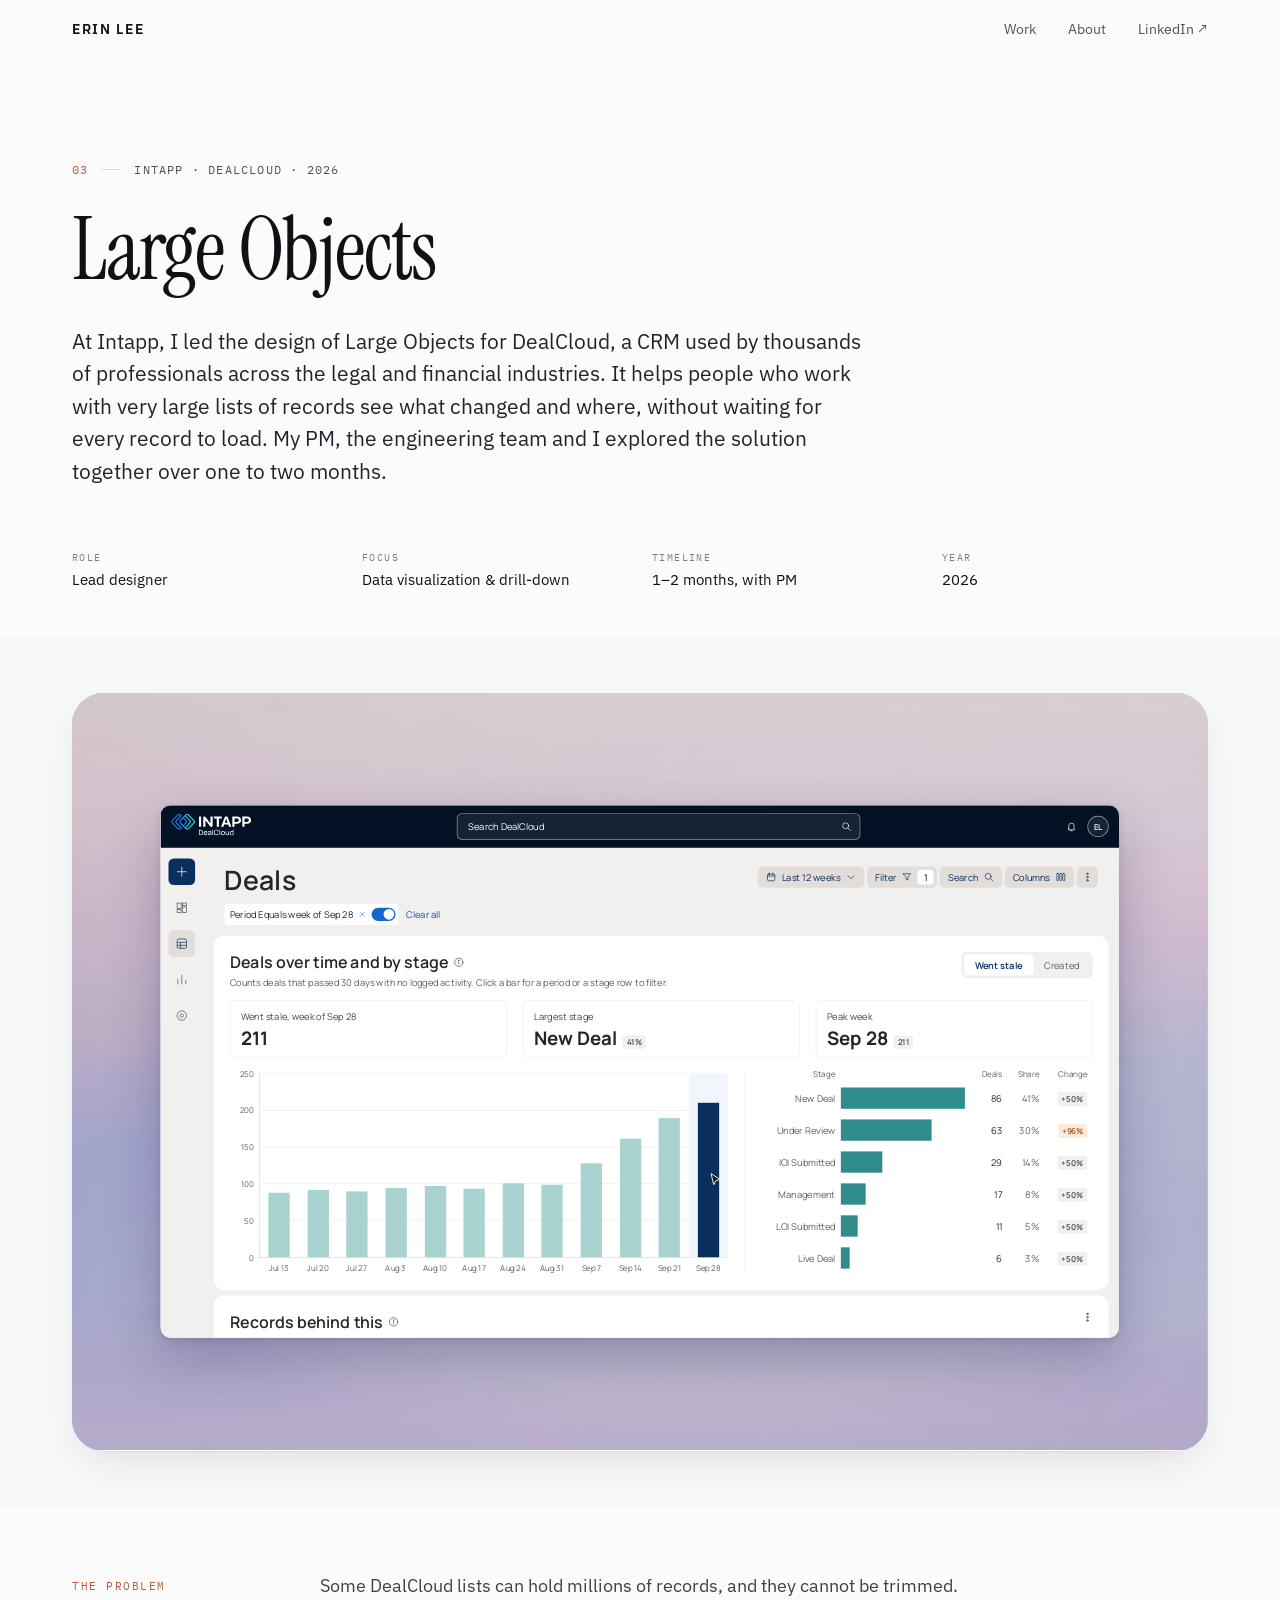
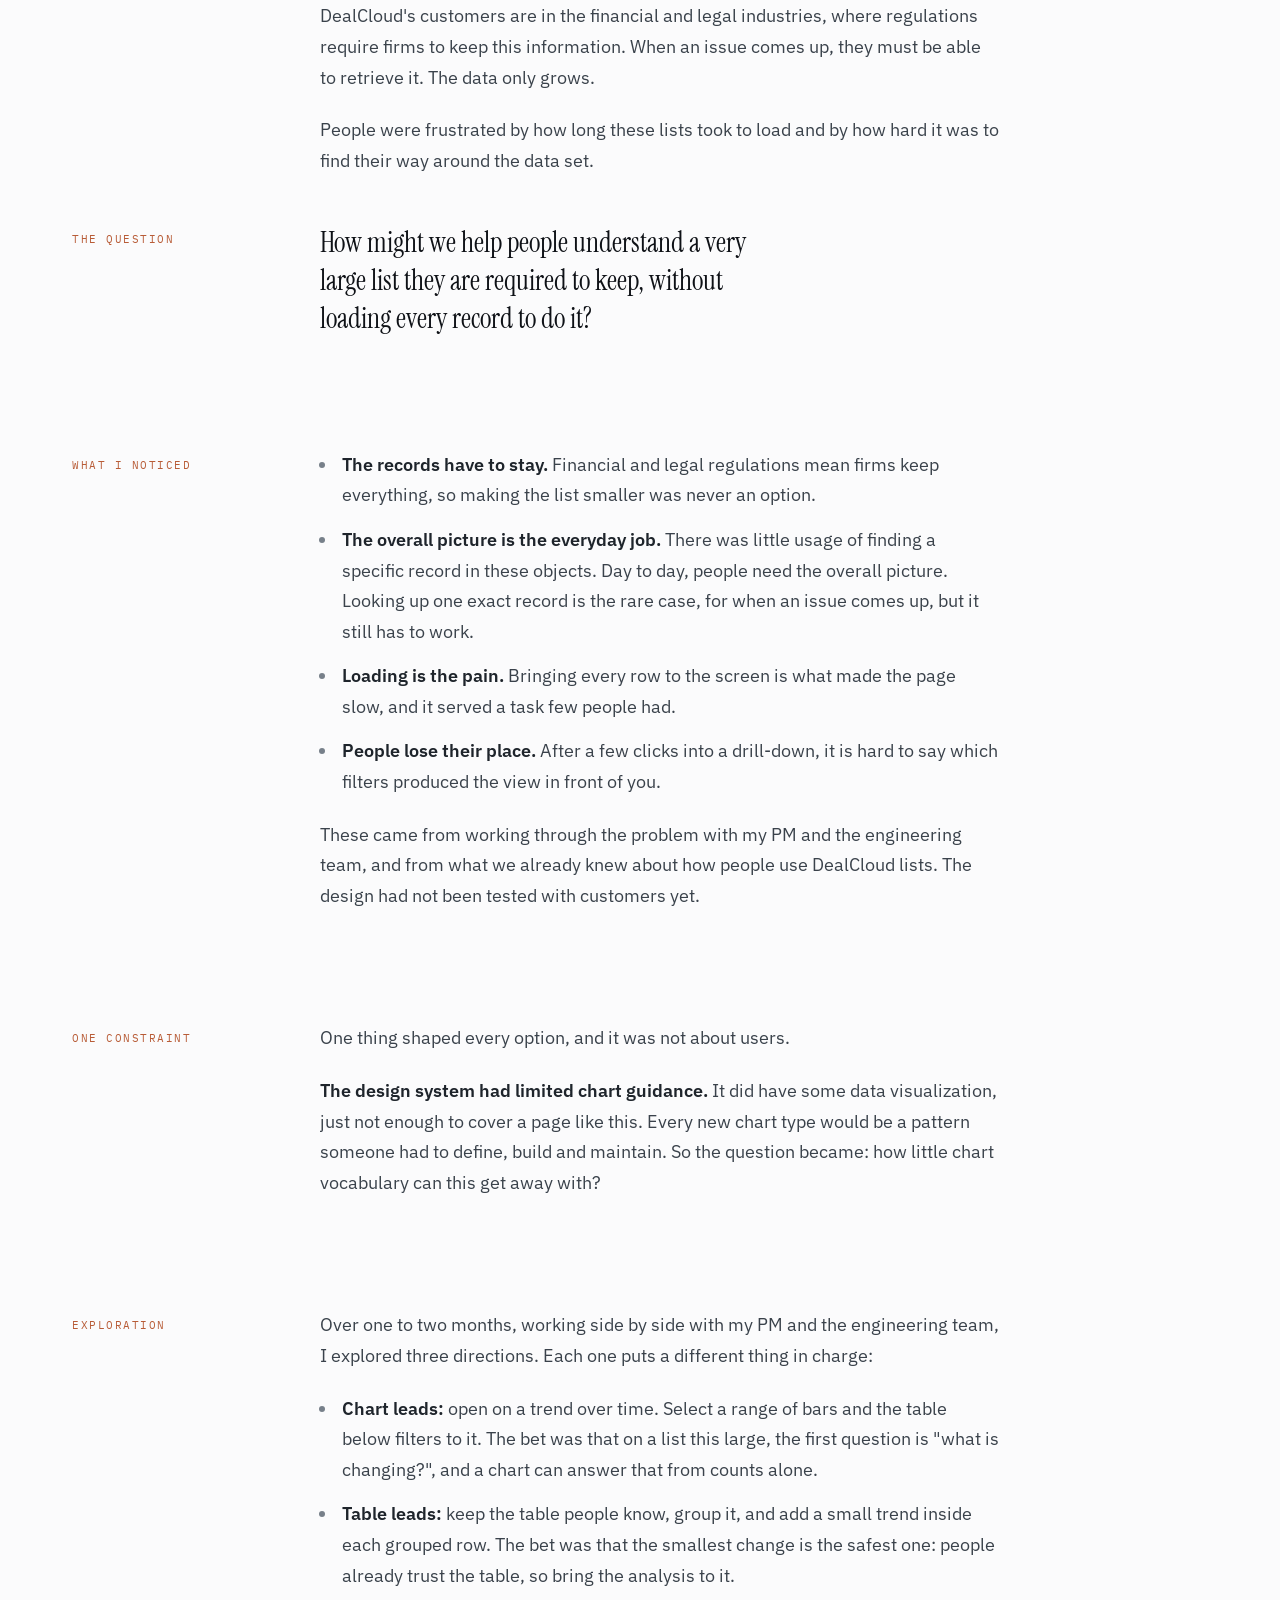
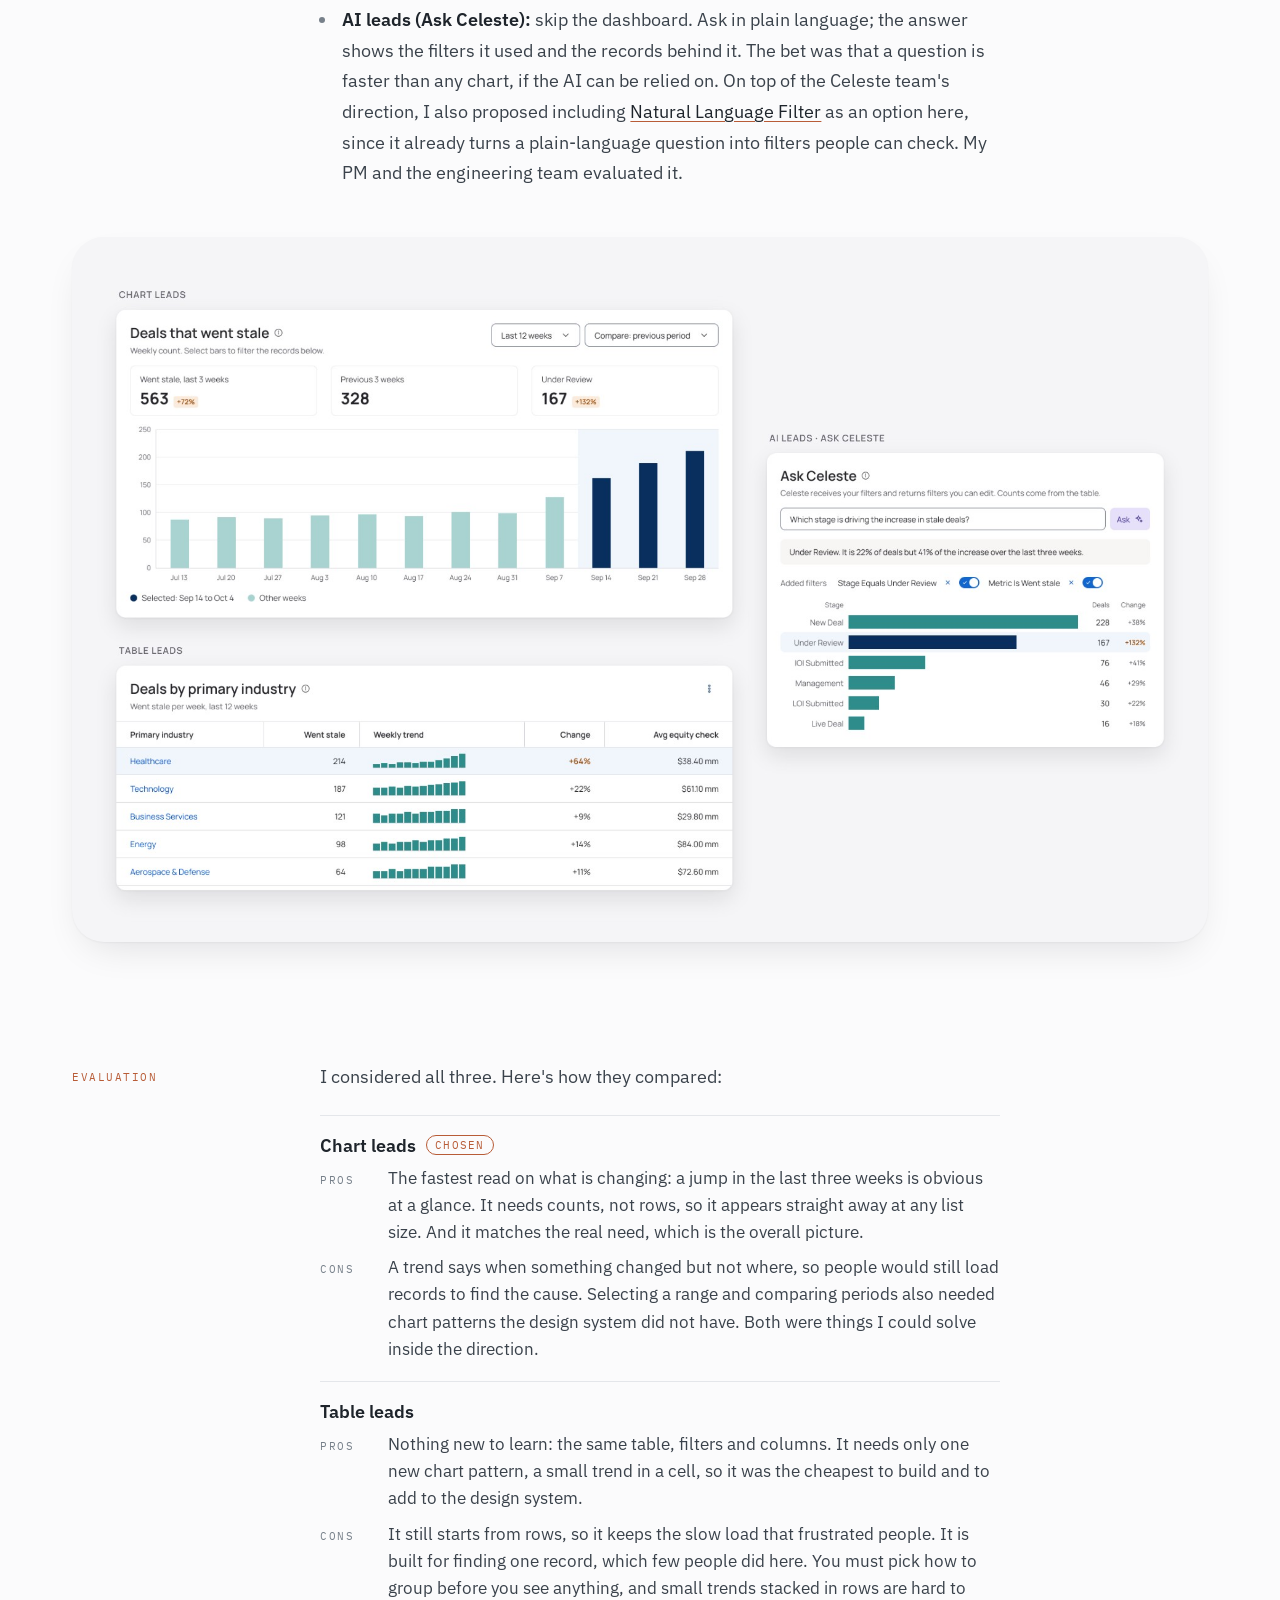
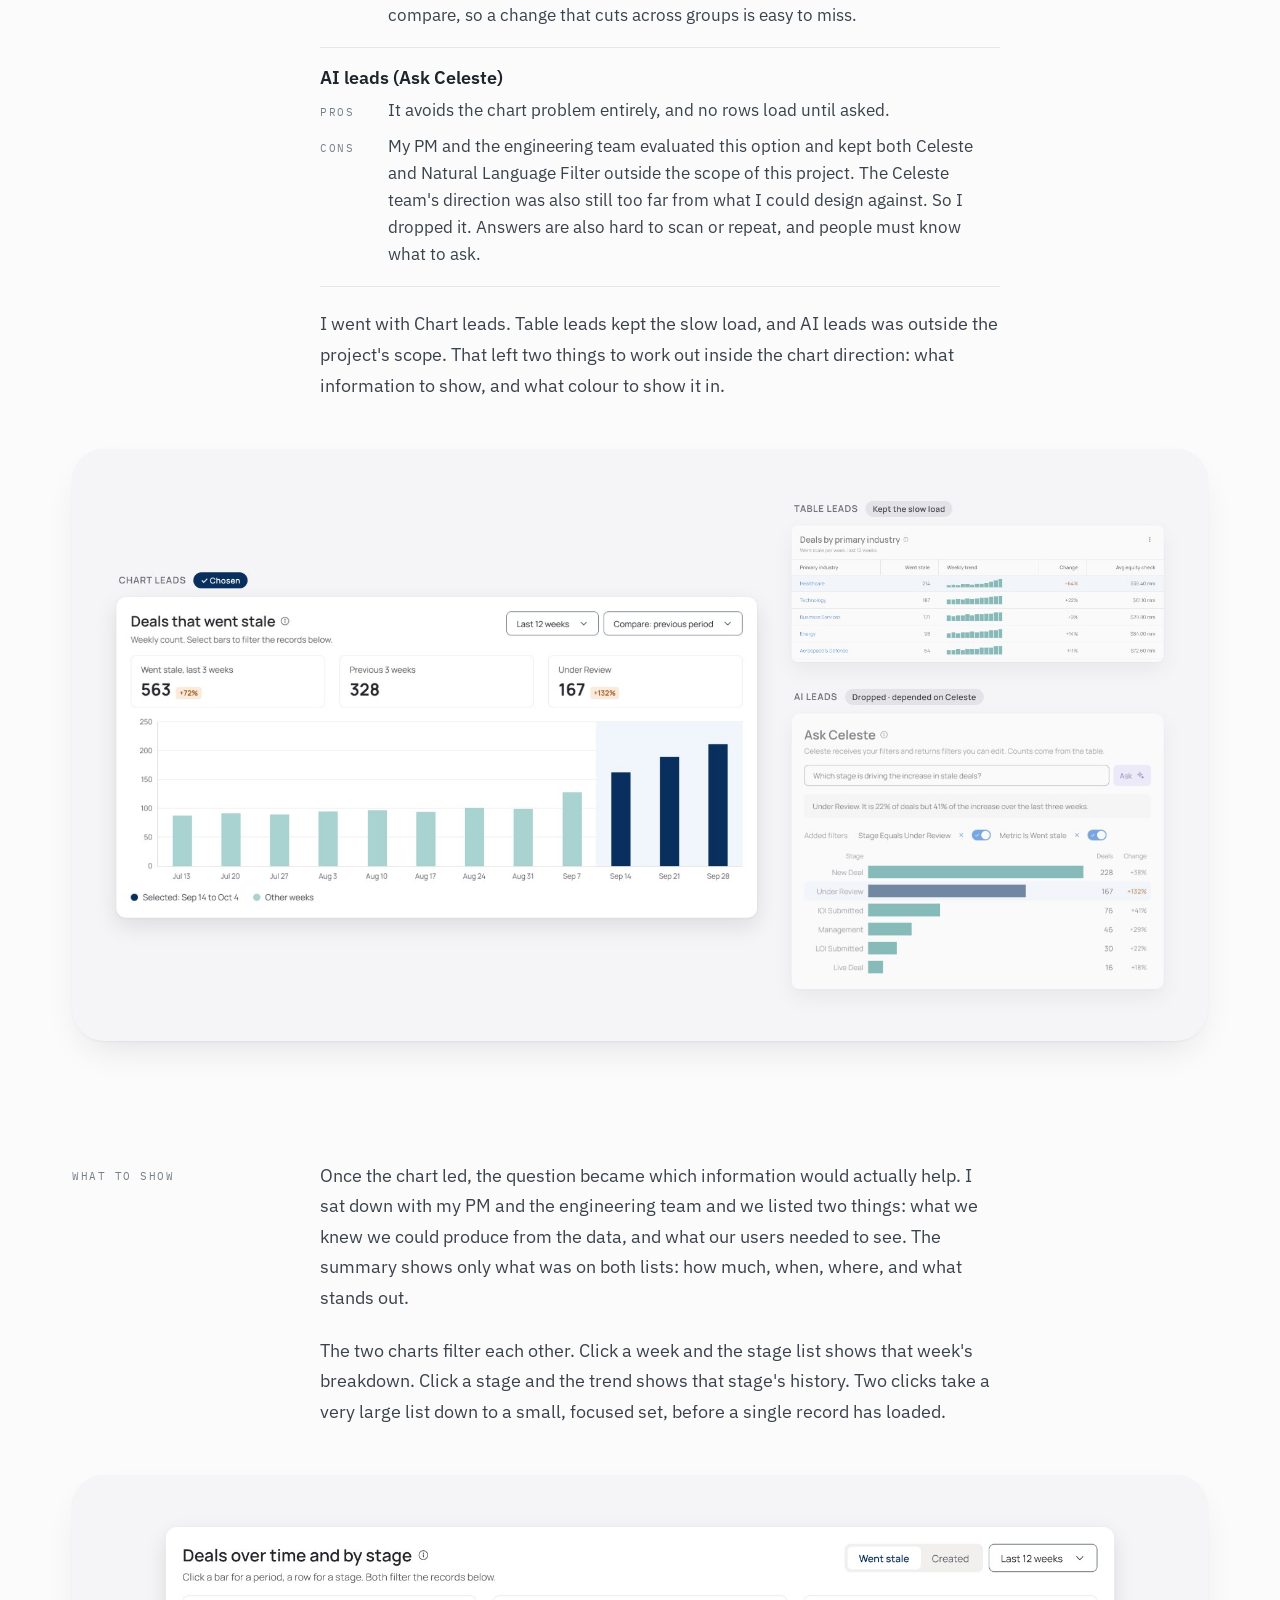
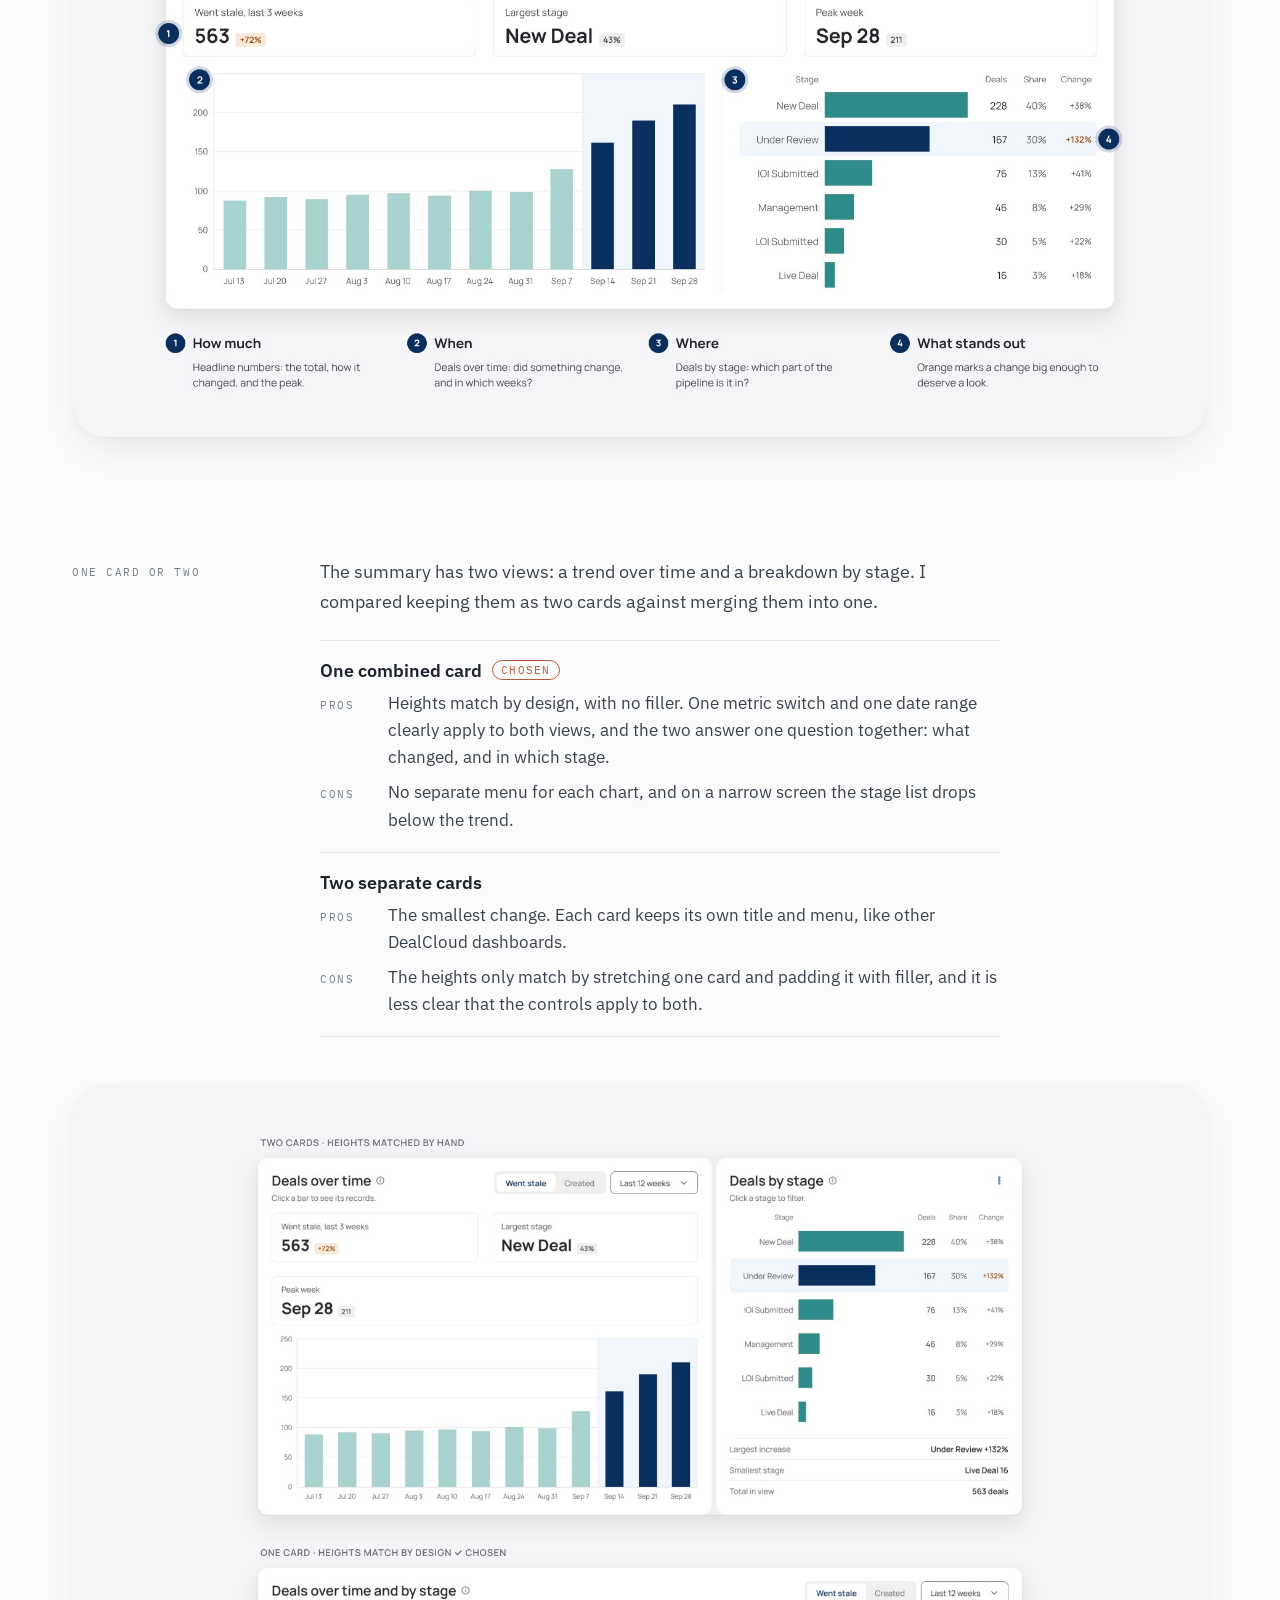
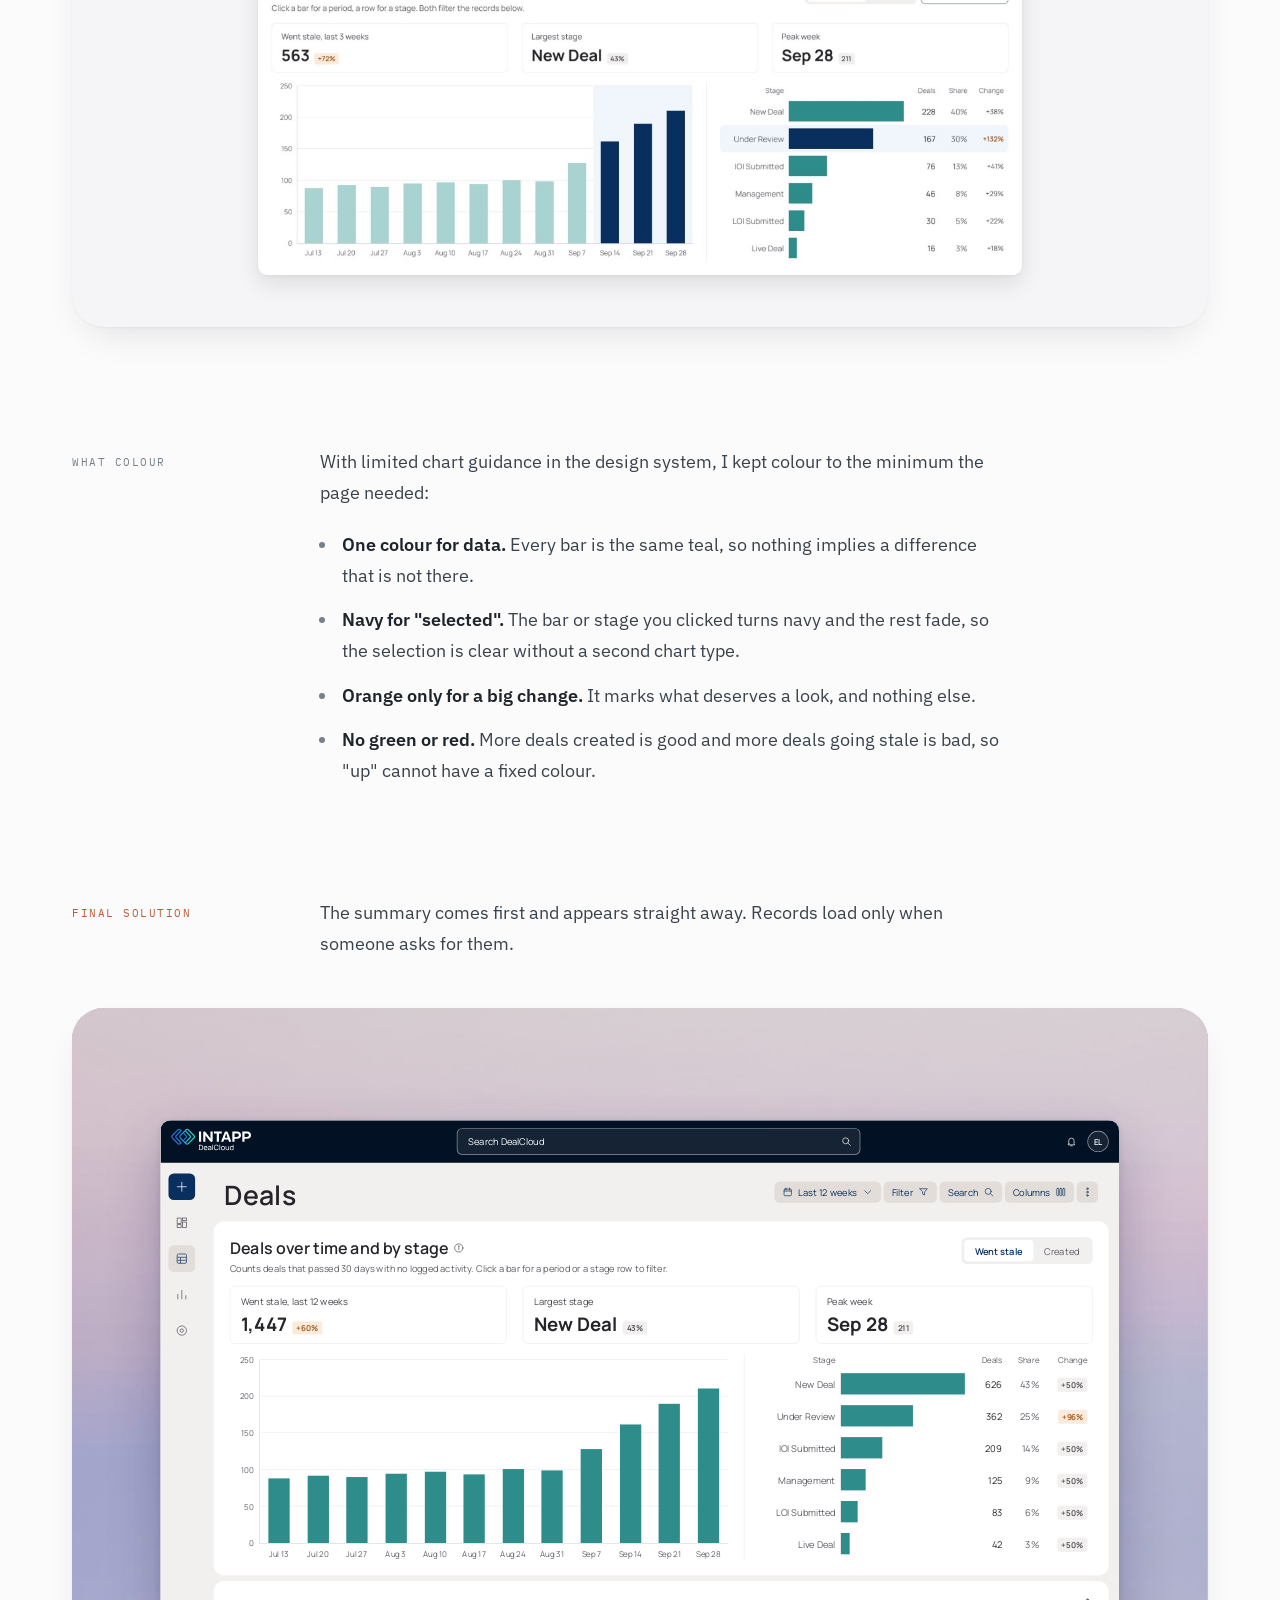
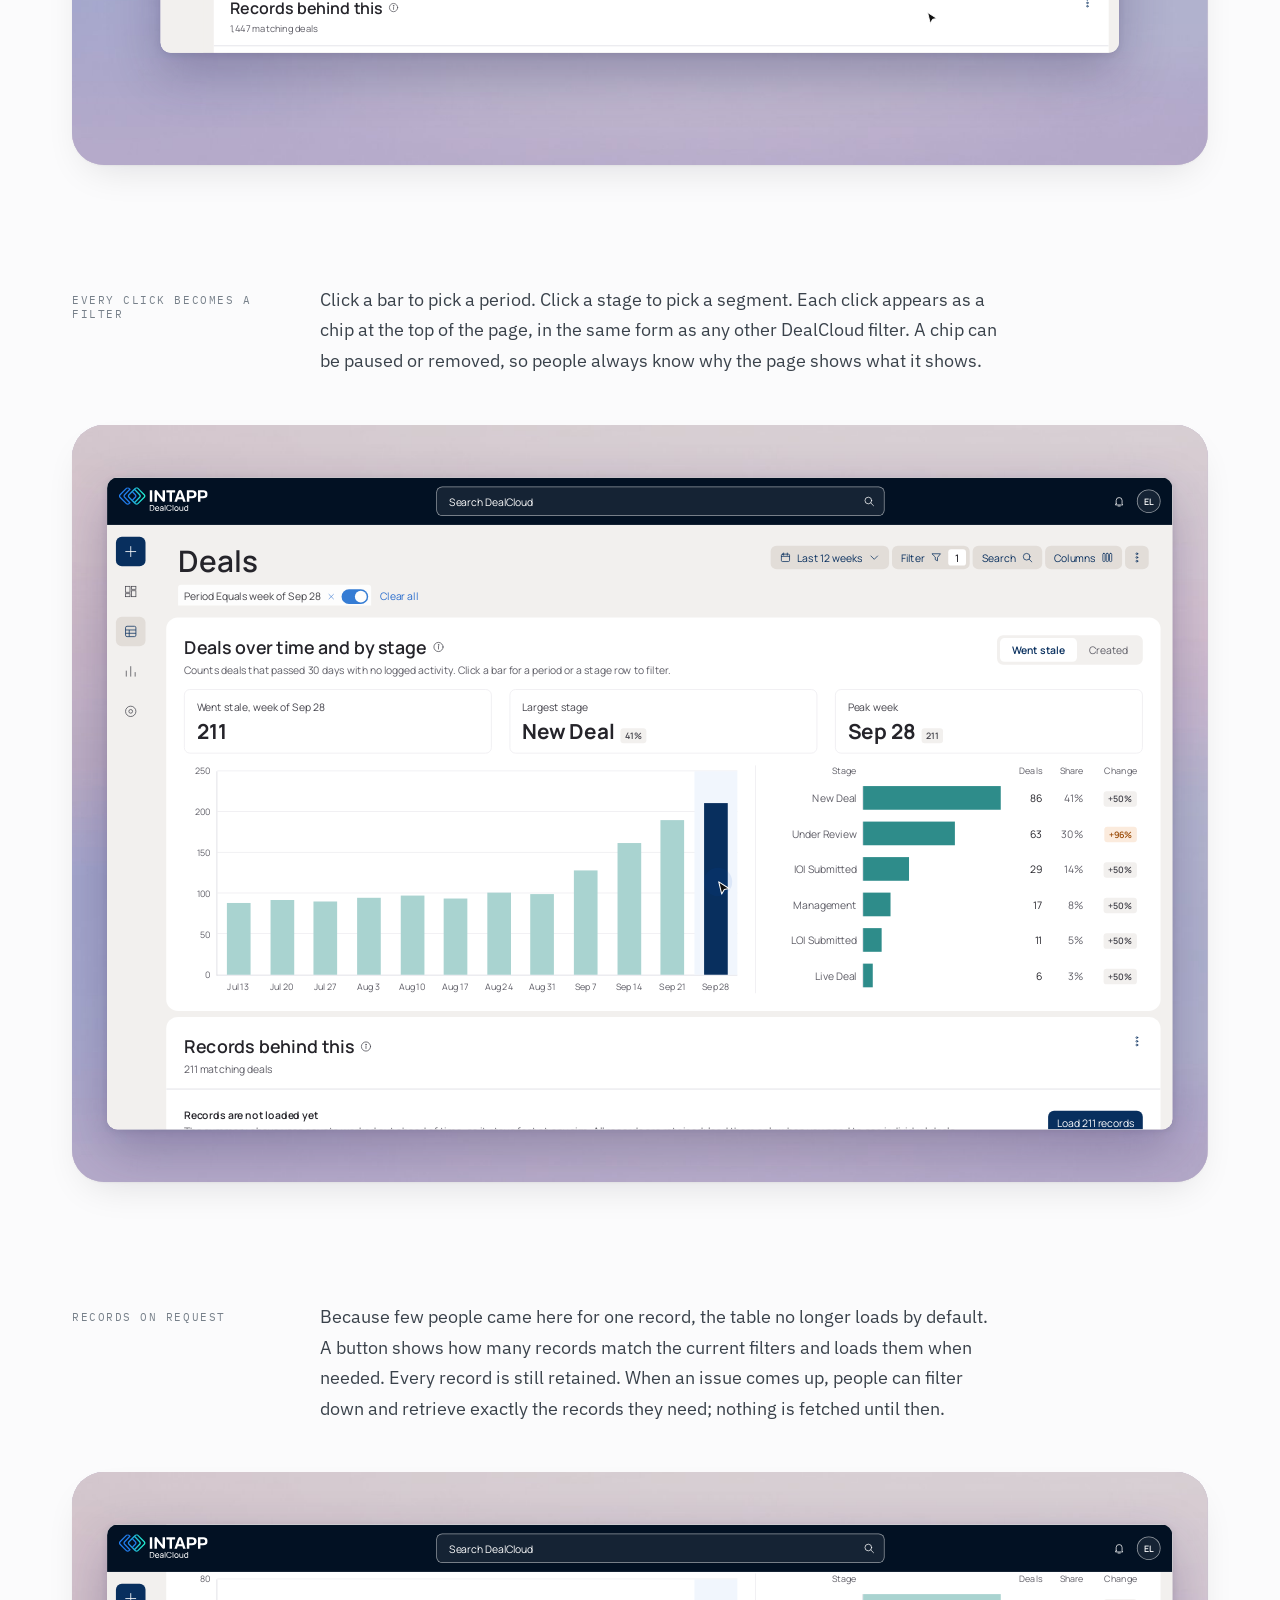
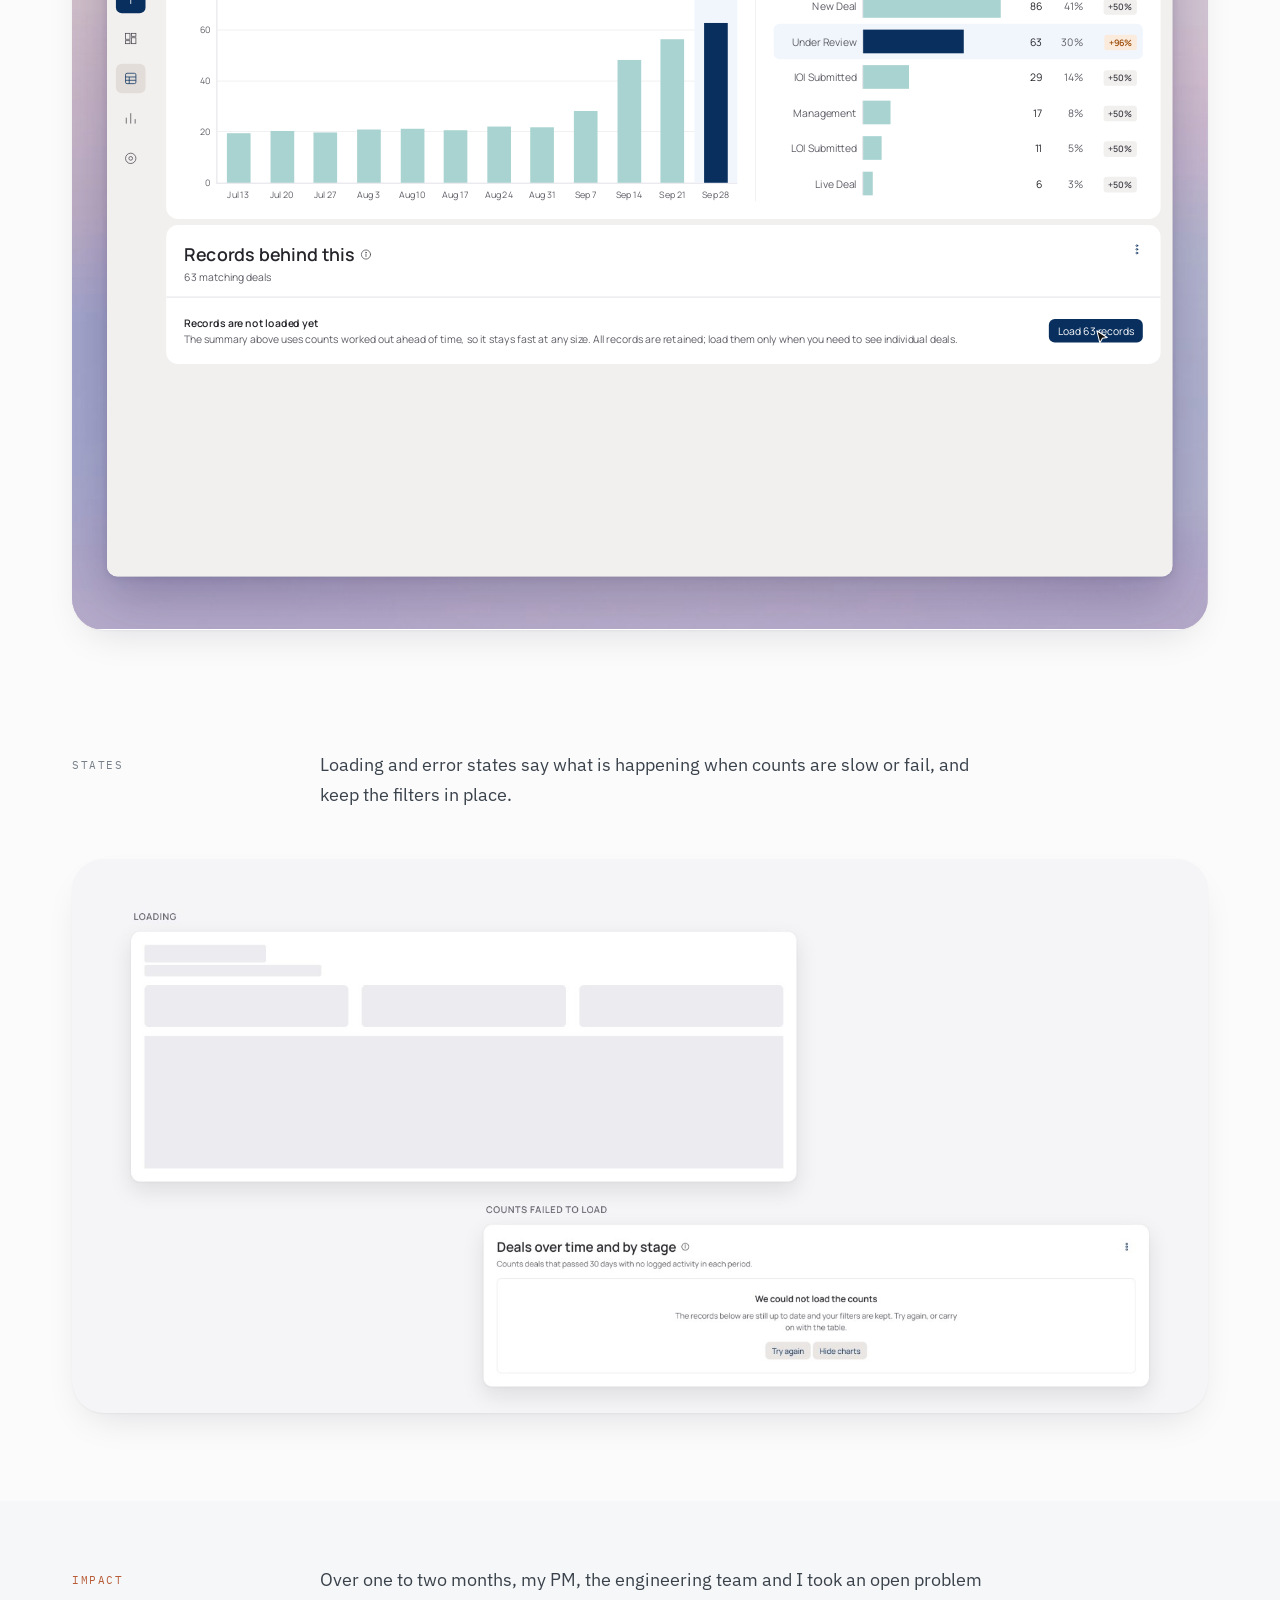
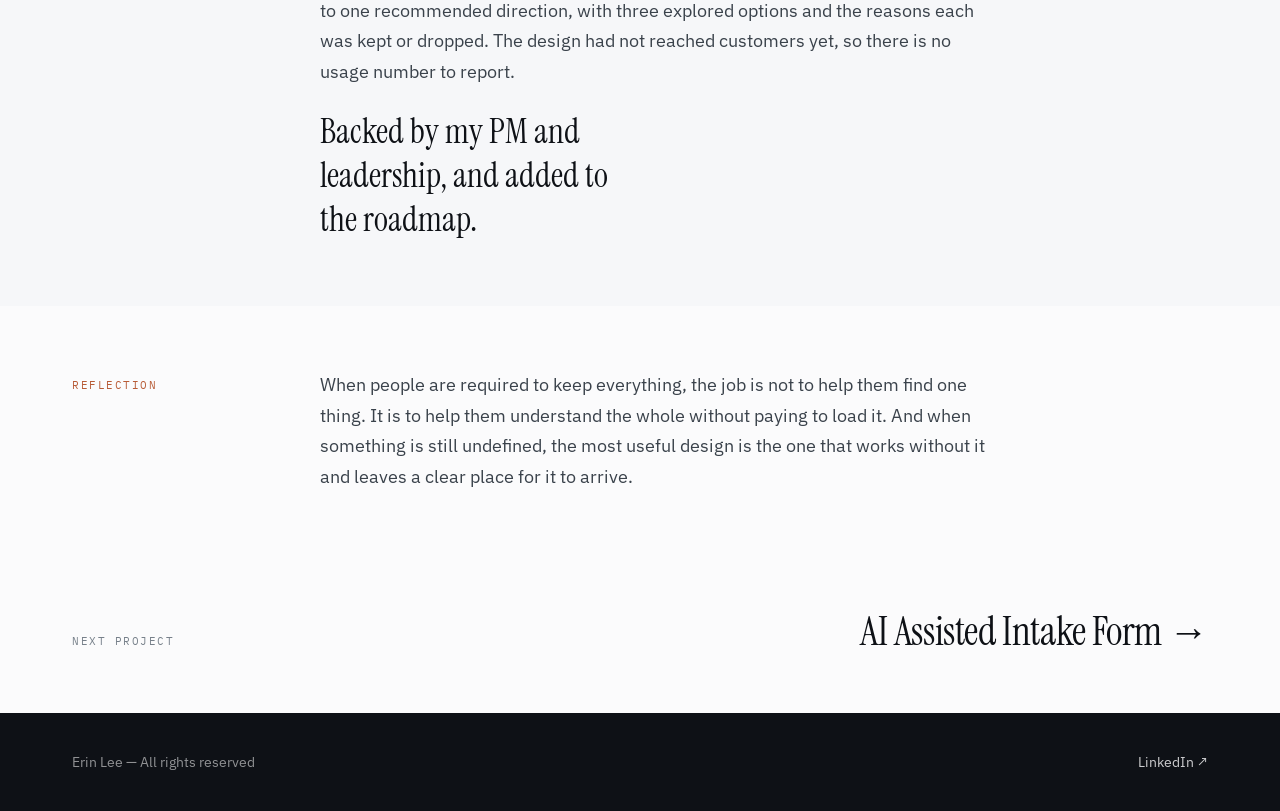
<file: large-objects.html>
<!DOCTYPE html>
<html lang="en">
<head>
<meta charset="utf-8">
<meta name="viewport" content="width=device-width, initial-scale=1">
<title>Large Objects — Erin Lee</title>
<meta name="description" content="Case study: Large Objects for DealCloud — understanding very large lists of records without loading them.">
<link rel="icon" href="assets/meta/favicon.ico?v=2" sizes="any">
<link rel="icon" href="assets/meta/favicon.svg?v=2" type="image/svg+xml">
<link rel="icon" href="assets/meta/favicon-32.png?v=2" type="image/png" sizes="32x32">
<link rel="apple-touch-icon" href="assets/meta/apple-touch-icon.png">
<link rel="manifest" href="assets/meta/site.webmanifest">
<meta name="theme-color" content="#FBFBFC">
<meta property="og:type" content="website">
<meta property="og:site_name" content="Erin Lee">
<meta property="og:title" content="Large Objects — Erin Lee">
<meta property="og:description" content="Case study: Large Objects for DealCloud — understanding very large lists of records without loading them.">
<meta property="og:url" content="https://erinlee.work/large-objects.html">
<meta property="og:image" content="https://erinlee.work/assets/meta/og-image.jpg">
<meta property="og:image:width" content="1200">
<meta property="og:image:height" content="630">
<meta property="og:image:alt" content="Erin Lee's portfolio homepage: Designing simple experiences for complex problems.">
<meta name="twitter:card" content="summary_large_image">
<meta name="twitter:title" content="Large Objects — Erin Lee">
<meta name="twitter:description" content="Case study: Large Objects for DealCloud — understanding very large lists of records without loading them.">
<meta name="twitter:image" content="https://erinlee.work/assets/meta/og-image.jpg">
<link rel="preconnect" href="https://fonts.googleapis.com">
<link rel="preconnect" href="https://fonts.gstatic.com" crossorigin>
<link href="https://fonts.googleapis.com/css2?family=Instrument+Serif:ital@0;1&family=IBM+Plex+Sans:wght@400;450;500;600&family=IBM+Plex+Mono:wght@400;500&display=swap" rel="stylesheet">
<link rel="stylesheet" href="assets/css/styles.css?v=15">
<script src="assets/js/reveal.js?v=2" defer></script>
</head>
<body>

<header class="nav">
  <div class="nav__inner">
    <a href="index.html" class="nav__brand">Erin Lee</a>
    <nav class="nav__links">
      <a href="index.html#work">Work</a>
      <a href="index.html#about">About</a>
      <a href="https://www.linkedin.com/in/erin-lee-39859195">LinkedIn ↗</a>
    </nav>
  </div>
</header>

<main class="frame">

  <section class="cs-hero">
    <div class="cs-eyebrow">
      <span class="cs-eyebrow__num">03</span><span class="cs-eyebrow__rule"></span>
      <span>Intapp · DealCloud · 2026</span>
    </div>
    <h1>Large Objects</h1>
    <p class="cs-hero__lede">At Intapp, I led the design of Large Objects for DealCloud, a CRM used by thousands of professionals across the legal and financial industries. It helps people who work with very large lists of records see what changed and where, without waiting for every record to load. My PM, the engineering team and I explored the solution together over one to two months.</p>
  </section>

  <div class="meta">
    <div class="meta__cell"><div class="meta__label">Role</div><div class="meta__value">Lead designer</div></div>
    <div class="meta__cell"><div class="meta__label">Focus</div><div class="meta__value">Data visualization &amp; drill-down</div></div>
    <div class="meta__cell"><div class="meta__label">Timeline</div><div class="meta__value">1–2 months, with PM</div></div>
    <div class="meta__cell"><div class="meta__label">Year</div><div class="meta__value">2026</div></div>
  </div>

  <div class="cs-cover">
    <iframe class="media media--embed" src="assets/embed/large-objects-cover.html?v=3" title="Large Objects: a summary of a very large deal list; clicking a bar and a stage filters it, then records load on request" loading="lazy"></iframe>
  </div>

  <section class="cs-section">
    <div class="cs-label">The problem</div>
    <div class="cs-copy">
      <p>Some DealCloud lists can hold millions of records, and they cannot be trimmed. DealCloud's customers are in the financial and legal industries, where regulations require firms to keep this information. When an issue comes up, they must be able to retrieve it. The data only grows.</p>
      <p>People were frustrated by how long these lists took to load and by how hard it was to find their way around the data set.</p>
    </div>
  </section>

  <section class="cs-section cs-section--flush">
    <div class="cs-label">The question</div>
    <div class="cs-copy">
      <p class="cs-question">How might we help people understand a very large list they are required to keep, without loading every record to do it?</p>
    </div>
  </section>

  <section class="cs-section">
    <div class="cs-label">What I noticed</div>
    <div class="cs-copy">
      <ul>
        <li><strong>The records have to stay.</strong> Financial and legal regulations mean firms keep everything, so making the list smaller was never an option.</li>
        <li><strong>The overall picture is the everyday job.</strong> There was little usage of finding a specific record in these objects. Day to day, people need the overall picture. Looking up one exact record is the rare case, for when an issue comes up, but it still has to work.</li>
        <li><strong>Loading is the pain.</strong> Bringing every row to the screen is what made the page slow, and it served a task few people had.</li>
        <li><strong>People lose their place.</strong> After a few clicks into a drill-down, it is hard to say which filters produced the view in front of you.</li>
      </ul>
      <p>These came from working through the problem with my PM and the engineering team, and from what we already knew about how people use DealCloud lists. The design had not been tested with customers yet.</p>
    </div>
  </section>

  <section class="cs-section">
    <div class="cs-label">One constraint</div>
    <div class="cs-copy">
      <p>One thing shaped every option, and it was not about users.</p>
      <p><strong>The design system had limited chart guidance.</strong> It did have some data visualization, just not enough to cover a page like this. Every new chart type would be a pattern someone had to define, build and maintain. So the question became: how little chart vocabulary can this get away with?</p>
    </div>
  </section>

  <section class="cs-section">
    <div class="cs-label">Exploration</div>
    <div class="cs-copy">
      <p>Over one to two months, working side by side with my PM and the engineering team, I explored three directions. Each one puts a different thing in charge:</p>
      <ul>
        <li><strong>Chart leads:</strong> open on a trend over time. Select a range of bars and the table below filters to it. The bet was that on a list this large, the first question is "what is changing?", and a chart can answer that from counts alone.</li>
        <li><strong>Table leads:</strong> keep the table people know, group it, and add a small trend inside each grouped row. The bet was that the smallest change is the safest one: people already trust the table, so bring the analysis to it.</li>
        <li><strong>AI leads (Ask Celeste):</strong> skip the dashboard. Ask in plain language; the answer shows the filters it used and the records behind it. The bet was that a question is faster than any chart, if the AI can be relied on. On top of the Celeste team's direction, I also proposed including <a href="natural-language-filter.html">Natural Language Filter</a> as an option here, since it already turns a plain-language question into filters people can check. My PM and the engineering team evaluated it.</li>
      </ul>
    </div>
  </section>

  <div class="cs-media">
    <img class="media" src="assets/images/lo-explorations.jpg?v=3" width="1844" height="1145" loading="lazy" alt="Three explored directions side by side: chart leads, table leads, and AI leads with Ask Celeste">
  </div>

  <section class="cs-section">
    <div class="cs-label">Evaluation</div>
    <div class="cs-copy">
      <p>I considered all three. Here's how they compared:</p>
      <div class="tradeoffs">
        <div class="tradeoff tradeoff--chosen">
          <div class="tradeoff__name">Chart leads <span class="tradeoff__tag">Chosen</span></div>
          <div class="tradeoff__row"><span class="tradeoff__k">Pros</span><p>The fastest read on what is changing: a jump in the last three weeks is obvious at a glance. It needs counts, not rows, so it appears straight away at any list size. And it matches the real need, which is the overall picture.</p></div>
          <div class="tradeoff__row"><span class="tradeoff__k">Cons</span><p>A trend says when something changed but not where, so people would still load records to find the cause. Selecting a range and comparing periods also needed chart patterns the design system did not have. Both were things I could solve inside the direction.</p></div>
        </div>
        <div class="tradeoff">
          <div class="tradeoff__name">Table leads</div>
          <div class="tradeoff__row"><span class="tradeoff__k">Pros</span><p>Nothing new to learn: the same table, filters and columns. It needs only one new chart pattern, a small trend in a cell, so it was the cheapest to build and to add to the design system.</p></div>
          <div class="tradeoff__row"><span class="tradeoff__k">Cons</span><p>It still starts from rows, so it keeps the slow load that frustrated people. It is built for finding one record, which few people did here. You must pick how to group before you see anything, and small trends stacked in rows are hard to compare, so a change that cuts across groups is easy to miss.</p></div>
        </div>
        <div class="tradeoff">
          <div class="tradeoff__name">AI leads (Ask Celeste)</div>
          <div class="tradeoff__row"><span class="tradeoff__k">Pros</span><p>It avoids the chart problem entirely, and no rows load until asked.</p></div>
          <div class="tradeoff__row"><span class="tradeoff__k">Cons</span><p>My PM and the engineering team evaluated this option and kept both Celeste and Natural Language Filter outside the scope of this project. The Celeste team's direction was also still too far from what I could design against. So I dropped it. Answers are also hard to scan or repeat, and people must know what to ask.</p></div>
        </div>
      </div>
      <p>I went with Chart leads. Table leads kept the slow load, and AI leads was outside the project's scope. That left two things to work out inside the chart direction: what information to show, and what colour to show it in.</p>
    </div>
  </section>

  <div class="cs-media">
    <img class="media" src="assets/images/lo-decision.jpg?v=1" width="1844" height="960" loading="lazy" alt="Chart leads chosen; Table leads kept the slow load; AI leads dropped because it depended on Celeste">
  </div>

  <section class="cs-section">
    <div class="cs-label cs-label--muted">What to show</div>
    <div class="cs-copy">
      <p>Once the chart led, the question became which information would actually help. I sat down with my PM and the engineering team and we listed two things: what we knew we could produce from the data, and what our users needed to see. The summary shows only what was on both lists: how much, when, where, and what stands out.</p>
      <p>The two charts filter each other. Click a week and the stage list shows that week's breakdown. Click a stage and the trend shows that stage's history. Two clicks take a very large list down to a small, focused set, before a single record has loaded.</p>
    </div>
  </section>

  <div class="cs-media">
    <img class="media" src="assets/images/lo-anatomy.jpg?v=1" width="1844" height="911" loading="lazy" alt="The summary card with four numbered parts: how much, when, where, and what stands out">
  </div>

  <section class="cs-section">
    <div class="cs-label cs-label--muted">One card or two</div>
    <div class="cs-copy">
      <p>The summary has two views: a trend over time and a breakdown by stage. I compared keeping them as two cards against merging them into one.</p>
      <div class="tradeoffs">
        <div class="tradeoff tradeoff--chosen">
          <div class="tradeoff__name">One combined card <span class="tradeoff__tag">Chosen</span></div>
          <div class="tradeoff__row"><span class="tradeoff__k">Pros</span><p>Heights match by design, with no filler. One metric switch and one date range clearly apply to both views, and the two answer one question together: what changed, and in which stage.</p></div>
          <div class="tradeoff__row"><span class="tradeoff__k">Cons</span><p>No separate menu for each chart, and on a narrow screen the stage list drops below the trend.</p></div>
        </div>
        <div class="tradeoff">
          <div class="tradeoff__name">Two separate cards</div>
          <div class="tradeoff__row"><span class="tradeoff__k">Pros</span><p>The smallest change. Each card keeps its own title and menu, like other DealCloud dashboards.</p></div>
          <div class="tradeoff__row"><span class="tradeoff__k">Cons</span><p>The heights only match by stretching one card and padding it with filler, and it is less clear that the controls apply to both.</p></div>
        </div>
      </div>
    </div>
  </section>

  <div class="cs-media">
    <img class="media" src="assets/images/lo-cards.jpg?v=3" width="1844" height="1366" loading="lazy" alt="Two layouts compared: two separate cards with matched heights, and one combined card">
  </div>

  <section class="cs-section">
    <div class="cs-label cs-label--muted">What colour</div>
    <div class="cs-copy">
      <p>With limited chart guidance in the design system, I kept colour to the minimum the page needed:</p>
      <ul>
        <li><strong>One colour for data.</strong> Every bar is the same teal, so nothing implies a difference that is not there.</li>
        <li><strong>Navy for "selected".</strong> The bar or stage you clicked turns navy and the rest fade, so the selection is clear without a second chart type.</li>
        <li><strong>Orange only for a big change.</strong> It marks what deserves a look, and nothing else.</li>
        <li><strong>No green or red.</strong> More deals created is good and more deals going stale is bad, so "up" cannot have a fixed colour.</li>
      </ul>
    </div>
  </section>

  <section class="cs-section">
    <div class="cs-label">Final solution</div>
    <div class="cs-copy">
      <p>The summary comes first and appears straight away. Records load only when someone asks for them.</p>
    </div>
  </section>

  <div class="cs-media">
    <iframe class="media media--embed" src="assets/embed/large-objects-cover.html?v=3" title="Large Objects: a summary of a very large deal list; clicking a bar and a stage filters it, then records load on request" loading="lazy"></iframe>
  </div>

  <section class="cs-section">
    <div class="cs-label cs-label--muted">Every click becomes a filter</div>
    <div class="cs-copy">
      <p>Click a bar to pick a period. Click a stage to pick a segment. Each click appears as a chip at the top of the page, in the same form as any other DealCloud filter. A chip can be paused or removed, so people always know why the page shows what it shows.</p>
    </div>
  </section>

  <div class="cs-media">
    <iframe class="media media--embed" src="assets/embed/large-objects-cover.html?scene=filter&amp;v=3" title="Clicking a bar and a stage adds two filter chips at the top of the page" loading="lazy"></iframe>
  </div>

  <section class="cs-section">
    <div class="cs-label cs-label--muted">Records on request</div>
    <div class="cs-copy">
      <p>Because few people came here for one record, the table no longer loads by default. A button shows how many records match the current filters and loads them when needed. Every record is still retained. When an issue comes up, people can filter down and retrieve exactly the records they need; nothing is fetched until then.</p>
    </div>
  </section>

  <div class="cs-media">
    <iframe class="media media--embed" src="assets/embed/large-objects-cover.html?scene=records&amp;v=3" title="The Load records button brings in the matching records on request" loading="lazy"></iframe>
  </div>

  <section class="cs-section">
    <div class="cs-label cs-label--muted">States</div>
    <div class="cs-copy">
      <p>Loading and error states say what is happening when counts are slow or fail, and keep the filters in place.</p>
    </div>
  </section>

  <div class="cs-media">
    <img class="media" src="assets/images/lo-states.jpg?v=2" width="1844" height="900" loading="lazy" alt="Loading state and error state of the page">
  </div>

  <section class="cs-section cs-section--impact cs-section--impact-gap">
    <div class="cs-label">Impact</div>
    <div class="cs-copy">
      <p>Over one to two months, my PM, the engineering team and I took an open problem to one recommended direction, with three explored options and the reasons each was kept or dropped. The design had not reached customers yet, so there is no usage number to report.</p>
      <p class="cs-impact-quote cs-impact-quote--wide">Backed by my PM and leadership, and added to the roadmap.</p>
    </div>
  </section>

  <section class="cs-section cs-section--last">
    <div class="cs-label">Reflection</div>
    <div class="cs-copy">
      <p>When people are required to keep everything, the job is not to help them find one thing. It is to help them understand the whole without paying to load it. And when something is still undefined, the most useful design is the one that works without it and leaves a clear place for it to arrive.</p>
    </div>
  </section>

  <a href="ai-assisted-intake-form.html" class="next">
    <span class="next__label">Next project</span>
    <span class="next__title">AI Assisted Intake Form →</span>
  </a>
</main>

<footer class="footer">
  <div class="footer__inner">
    <span>Erin Lee — All rights reserved</span>
    <a href="https://www.linkedin.com/in/erin-lee-39859195">LinkedIn ↗</a>
  </div>
</footer>

</body>
</html>
</file>
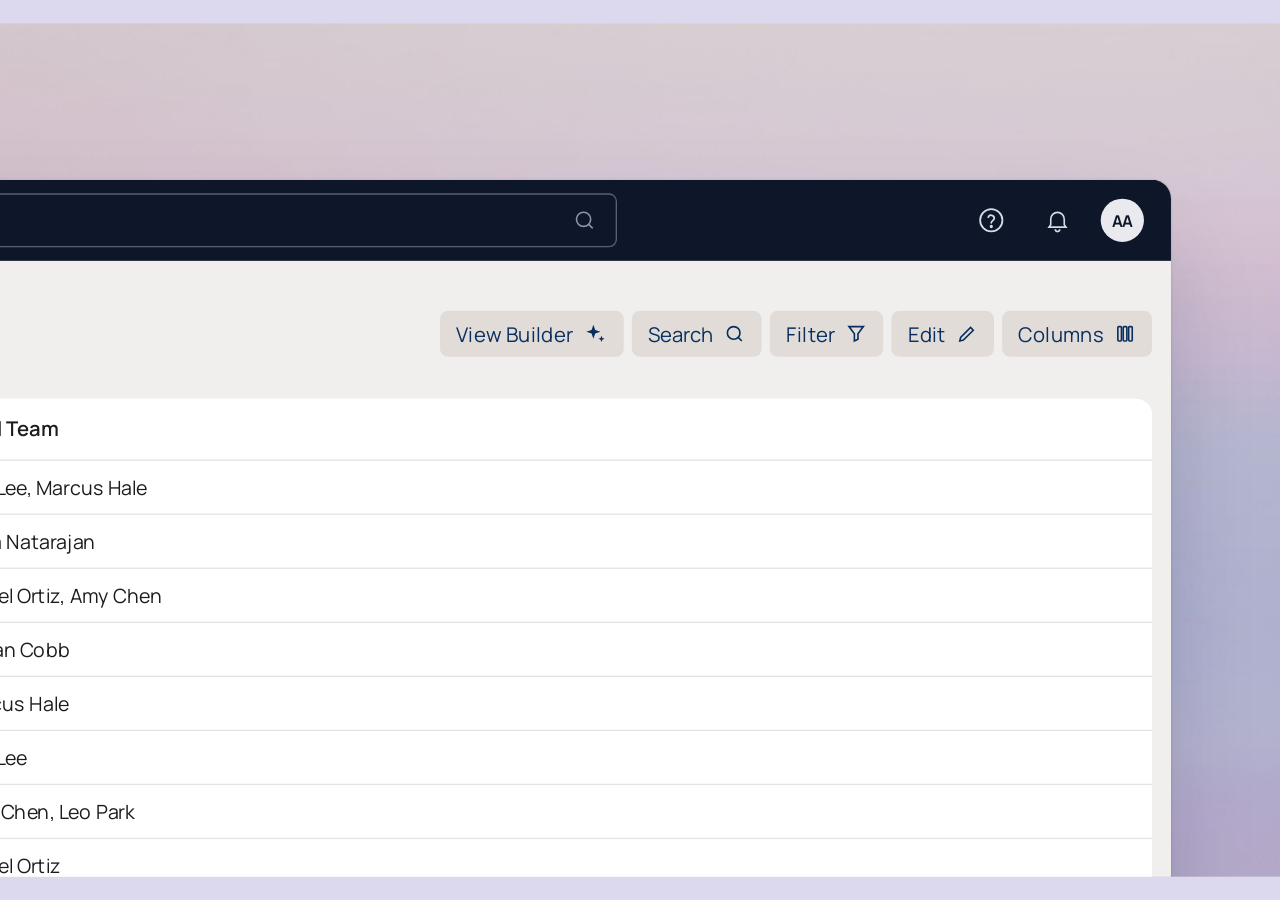
<file: assets/embed/assist.html>
<!DOCTYPE html>
<html lang="en">
<head>
<meta charset="utf-8">
<meta name="viewport" content="width=device-width, initial-scale=1, viewport-fit=cover">
<title>Intapp Assist, case study animation</title>
<style>
@font-face{font-family:'Manrope';font-style:normal;font-weight:400;font-display:block;src:url([data-uri]) format('woff2');}
@font-face{font-family:'Manrope';font-style:normal;font-weight:500;font-display:block;src:url([data-uri]) format('woff2');}
@font-face{font-family:'Manrope';font-style:normal;font-weight:600;font-display:block;src:url([data-uri]) format('woff2');}
@font-face{font-family:'Manrope';font-style:normal;font-weight:700;font-display:block;src:url([data-uri]) format('woff2');}
</style>
<style>
  :root {
    box-sizing: border-box;
    padding-top: env(safe-area-inset-top, 0px);
    padding-bottom: env(safe-area-inset-bottom, 0px);
    --page: #DCD9EE;
    --backdrop: #E6E3F4;
    --nav: #0E1729;
    --canvas: #F1EFEE;
    --white: #FFFFFF;
    --ink: #1C1C1F;
    --muted: #5E6270;
    --line: #E6E4E2;
    --btn: rgba(194, 184, 175, .35);
    --btn-ink: #082F5E;
    --vb-ink: #5A3FD0;
    --bubble-ai: #ECEAFB;
    --bubble-me: #EEEEEE;
    --chip-line: #E2DDF8;
    --chip-ink: #5433C4;
    --send: #142A57;
    --link: #2E5BD8;
    --font: "Manrope", "Helvetica Neue", Arial, system-ui, sans-serif;
  }
  @media (prefers-color-scheme: dark) { :root:not([data-theme="light"]) { --page: #15131F; } }
  :root[data-theme="dark"] { --page: #15131F; }
  *, *::before, *::after { box-sizing: inherit; }
  html { height: 100%; }
  body { margin: 0; height: 100%; background: var(--page); font-family: var(--font); overflow: hidden; }
  .fit { width: 100vw; height: 100%; position: relative; overflow: hidden; }

  .stage { width: 1800px; height: 1200px; flex: none; position: relative; overflow: hidden;
    background: var(--backdrop) url([data-uri]) center / cover no-repeat; color: var(--ink); transition: opacity .5s ease; }
  .stage.fade .app { opacity: .3; }
  .fit > .stage { position: absolute; left: 50%; top: 50%; transform-origin: center center; }

  .app { position: absolute; left: 140px; top: 182px; width: 1520px; height: 836px;
    background: var(--canvas); border-radius: 14px; overflow: hidden;
    box-shadow: 0 30px 70px -25px rgba(20, 16, 60, .35), 0 0 0 1px rgba(20, 16, 60, .06);
    display: grid; grid-template-rows: 60px 1fr;
    transform-origin: 0 0; transition: transform 1.1s cubic-bezier(.65,0,.25,1), opacity .2s ease; }
  .instant, .instant * { transition: none !important; }
  .nocam { transition: none !important; }

  /* Top nav */
  .nav { background: var(--nav); display: grid; grid-template-columns: 1fr 700px 1fr; align-items: center; padding: 0 20px; }
  .brand { display: flex; align-items: center; gap: 6px; color: #fff; }
  .wm { display: flex; flex-direction: column; line-height: 1; }
  .wm b { font-size: 21px; font-weight: 700; letter-spacing: .01em; }
  .wm span { font-size: 12.5px; margin-top: 2px; }
  .gsearch { height: 40px; border: 1px solid #56607A; border-radius: 6px; color: #8C93A6; font-size: 15px;
    display: flex; align-items: center; justify-content: space-between; padding: 0 14px; }
  .navr { display: flex; justify-content: flex-end; align-items: center; gap: 22px; color: #D6DAE4; }
  .avatar { width: 32px; height: 32px; border-radius: 50%; background: #E9E9EE; color: var(--nav);
    font-size: 12px; font-weight: 700; display: grid; place-items: center; }
  .help { width: 34px; height: 34px; border-radius: 50%; display: grid; place-items: center; position: relative;
    transition: background-color .2s ease, transform .12s ease; }
  .help.active { background: rgba(255,255,255,.16); color: #fff; }
  .help.press { transform: scale(.88); }
  .help.halo { animation: halo 1.1s ease-out 1; }
  .helpwrap { position: relative; }
  .hmenu { position: absolute; top: calc(100% + 12px); right: -8px; width: 236px; background: #fff; color: var(--ink); border-radius: 10px; padding: 6px;
    box-shadow: 0 18px 40px -12px rgba(14, 23, 41, .35), 0 0 0 1px rgba(14, 23, 41, .08); z-index: 30;
    opacity: 0; transform: translateY(-6px) scale(.98); transform-origin: top right; pointer-events: none;
    transition: opacity .2s ease, transform .25s cubic-bezier(.2,1.1,.4,1); }
  .hmenu.open { opacity: 1; transform: none; }
  .hm { display: flex; align-items: center; gap: 12px; height: 42px; padding: 0 12px; border-radius: 7px; font-size: 15px; color: #26262B; transition: background-color .15s ease; }
  .hm svg { color: #4A5163; flex: none; }
  .hm--ai svg { color: var(--vb-ink); }
  .hm.hot { background: #F1EFFD; }
  .hm--ai.hot { color: var(--vb-ink); }
  .hm-rule { height: 1px; background: var(--line); margin: 6px 4px; }
  @keyframes halo { 0% { box-shadow: 0 0 0 0 rgba(203,196,247,.75); } 100% { box-shadow: 0 0 0 16px rgba(203,196,247,0); } }

  .body { display: grid; grid-template-columns: 60px 1fr 420px; min-height: 0; }
  .pwrap { min-width: 0; min-height: 0; overflow: hidden; display: flex; }
  .pwrap .panel { max-height: calc(100% - 28px); }
  .pwrap .panel { flex: none; width: 406px; transition: transform .6s cubic-bezier(.2,.9,.3,1), opacity .35s ease; }
  .body.closed .pwrap .panel { transform: translateX(105%); opacity: 0; }
  .table, .title { transition: margin-right .6s cubic-bezier(.2,.9,.3,1); position: relative; z-index: 0; }
  .body.closed .table, .body.closed .title { margin-right: -426px; }

  .rail { display: flex; flex-direction: column; align-items: center; gap: 22px; padding-top: 18px; color: #3B3F4A; }
  .add { width: 42px; height: 42px; border-radius: 8px; background: var(--send); color: #fff; display: grid; place-items: center; margin-bottom: 8px; }

  .main { padding: 18px 20px 16px 28px; display: flex; flex-direction: column; min-height: 0; }
  .title { display: flex; justify-content: space-between; align-items: center; height: 72px; margin-bottom: 12px; }
  .title h1 { font-size: 44px; font-weight: 700; margin: 0; letter-spacing: -0.015em; }
  .tools { display: flex; gap: 6px; }
  .tool { height: 34px; padding: 0 12px; border-radius: 6px; background: var(--btn); font-size: 15px;
    display: inline-flex; align-items: center; gap: 8px; color: var(--btn-ink); }

  .table { background: var(--white); border-radius: 12px; flex: 1; display: flex; flex-direction: column; overflow: hidden; }
  .thead, .tr { display: grid; grid-template-columns: 260px 250px 1fr; align-items: center; }
  .thead { height: 46px; font-weight: 600; font-size: 15px; border-bottom: 1px solid var(--line); align-items: stretch; }
  .thead > div, .tr > div { padding: 0 24px; white-space: nowrap; overflow: hidden; text-overflow: ellipsis; }
  .thead > div { display: flex; align-items: center; }
  .thead > div + div { border-left: 1px solid var(--line); }
  .rows { flex: 1; overflow: hidden; }
  .tr { height: 40.07px; font-size: 14.5px; border-bottom: 1px solid var(--line); }
  .tfoot { height: 50px; display: flex; align-items: center; justify-content: space-between; padding: 0 20px; font-size: 15px; }
  .rpp { display: flex; align-items: center; gap: 12px; }
  .select { color: var(--btn-ink); width: 78px; height: 32px; border: 1px solid #8C8F99; border-radius: 6px; display: flex; align-items: center; justify-content: space-between; padding: 0 10px; }
  .pager { display: flex; align-items: center; gap: 8px; }
  .pbtn { width: 32px; height: 32px; border-radius: 6px; background: var(--btn); display: grid; place-items: center; color: var(--btn-ink); }

  /* Assist panel */
  .panel { background: var(--white); margin: 14px 14px 14px 0; border-radius: 12px; padding: 22px 22px 16px;
    display: flex; flex-direction: column; min-height: 0; }
  .phead { display: flex; justify-content: space-between; align-items: flex-start; margin-bottom: 18px; }
  .powered { font-size: 13px; color: #4B3BA8; }
  .powered em { font-style: normal; color: #8A2B7A; }
  .phead h2 { font-size: 26px; font-weight: 600; margin: 2px 0 0; letter-spacing: -0.01em; }
  .x { color: var(--link); margin-top: 8px; }

  .convo { flex: 1; display: flex; flex-direction: column; gap: 10px; min-height: 0; overflow: hidden; }
  .b { border-radius: 8px; padding: 11px 14px; font-size: 15px; line-height: 1.45; max-width: 88%; }
  .ai { background: var(--bubble-ai); align-self: flex-start; }
  .me { background: var(--bubble-me); align-self: flex-end; }
  .intro-list { margin: 4px 0 0; padding-left: 22px; }
  .sug { align-self: flex-start; border: 2px solid var(--chip-line); border-radius: 8px; padding: 7px 12px; font-size: 15px; line-height: 1.4;
    color: var(--chip-ink); background: #fff; max-width: 92%;
    transition: box-shadow .3s ease, border-color .3s ease, background-color .2s ease, transform .15s ease; }
  .sug.glow { border-color: #B9ACF3; box-shadow: 0 0 0 4px rgba(90,63,208,.14); }
  .sug.press { transform: scale(.97); background: #F5F3FE; }
  .chips { display: flex; flex-direction: column; gap: 8px; }

  .dots { display: inline-flex; gap: 7px; margin-left: 8px; vertical-align: 1px; }
  .dots i { width: 6px; height: 6px; border-radius: 50%; border: 1.5px solid var(--vb-ink); animation: pulse 1s infinite; }
  .dots i:nth-child(2) { animation-delay: .15s; } .dots i:nth-child(3) { animation-delay: .3s; }
  @keyframes pulse { 50% { background: var(--vb-ink); } }

  /* The answer: short first, "Show more" for the rest, sources underneath */
  .ans { max-width: 94%; }
  .ans ol { margin: 6px 0 0; padding-left: 20px; }
  .ans ol li + li { margin-top: 2px; }
  .more { display: grid; grid-template-rows: 0fr; transition: grid-template-rows .45s cubic-bezier(.4,0,.2,1); }
  .more > div { overflow: hidden; }
  .more p { margin: 8px 0 0; }
  .ans.open .more { grid-template-rows: 1fr; }
  .fade-tail { position: relative; }
  .showmore { display: inline-flex; align-items: center; gap: 4px; color: var(--link); font-weight: 600; margin-top: 8px; transition: transform .12s ease; }
  .showmore svg { transition: transform .3s ease; }
  .ans.open .showmore svg { transform: rotate(180deg); }
  .showmore.press { transform: scale(.94); }
  .src-label { font-size: 12.5px; font-weight: 600; letter-spacing: .04em; text-transform: uppercase; color: #6A64A0; margin: 14px 0 7px; }
  .srcs { display: flex; flex-direction: column; gap: 6px; }
  .src { display: flex; align-items: center; gap: 10px; background: #fff; border-radius: 7px; padding: 7px 10px; border: 1.5px solid transparent;
    transition: border-color .2s ease, box-shadow .25s ease; position: relative; }
  .src .ic { width: 28px; height: 28px; border-radius: 6px; background: #F1EFFD; color: var(--vb-ink); display: grid; place-items: center; flex: none; }
  .src .t { font-size: 14px; font-weight: 600; line-height: 1.25; color: var(--ink); }
  .src .m { font-size: 12.5px; color: var(--muted); line-height: 1.3; }
  .src .go { margin-left: auto; color: var(--link); opacity: 0; transition: opacity .2s ease; }
  .src.hot { border-color: #B9ACF3; box-shadow: 0 0 0 4px rgba(90,63,208,.10); }
  .src.hot .go { opacity: 1; }
  .src .t u { text-decoration: none; }
  .src.hot .t u { text-decoration: underline; text-underline-offset: 2px; }

  .pop { opacity: 0; transform: translateY(8px); transition: opacity .3s ease, transform .35s cubic-bezier(.2,1.2,.4,1); }
  .pop.in { opacity: 1; transform: none; }
  .gone { display: none !important; }

  .composer { display: flex; gap: 4px; align-items: stretch; margin-top: 12px; }
  .input { flex: 1; min-height: 46px; border: 1px solid #5D5B6E; border-radius: 6px; padding: 11px 12px; font-size: 15px; line-height: 1.45; color: var(--ink); transition: border-color .2s; }
  .input.focus { border-color: #2B57D6; }
  .input .ph { color: #7A7D86; }
  .caret { display: inline-block; width: 1.5px; height: 18px; background: var(--ink); vertical-align: -3px; animation: blink 1s steps(1) infinite; }
  @keyframes blink { 50% { opacity: 0; } }
  .send { width: 78px; border-radius: 6px; background: var(--send); color: #fff; font-size: 17px; display: grid; place-items: center; transition: transform .12s ease; }
  .send.press { transform: scale(.93); }
  .composer.locked .input { border-color: #C9C7D3; background: #F6F6F8; }
  .composer.locked .send { background: #B9BDC9; }
  .disc { display: flex; align-items: center; gap: 8px; font-size: 12.5px; margin-top: 8px; color: #2A2C33; }
  .disc .i { width: 15px; height: 15px; border-radius: 50%; background: #B7AEE8; color: #fff; font-size: 10px; display: grid; place-items: center; font-weight: 700; }

  .cursor { position: absolute; left: 0; top: 0; z-index: 40; pointer-events: none; opacity: 0;
    transition: transform .85s cubic-bezier(.5,0,.2,1), opacity .3s ease; }
  .cursor .ring { position: absolute; left: -14px; top: -14px; width: 28px; height: 28px; border-radius: 50%;
    border: 2px solid var(--vb-ink); opacity: 0; transform: scale(.3); }
  .cursor.click .ring { animation: ring .45s ease-out; }
  @keyframes ring { 0% { opacity: .9; transform: scale(.3); } 100% { opacity: 0; transform: scale(1.4); } }

  /* Panel-only scenes: just the chat, floating on the gradient */
  .panel-only .app { background: transparent; box-shadow: none; overflow: visible; }
  .panel-only .nav, .panel-only .rail, .panel-only .main { visibility: hidden; }
  .panel-only .pwrap { overflow: visible; }
  .panel-only .panel { box-shadow: 0 30px 70px -25px rgba(20, 16, 60, .35), 0 0 0 1px rgba(20, 16, 60, .06); }

  @media (prefers-reduced-motion: reduce) {
    .stage, .app, .pop, .more, .send, .panel, .table, .title { transition: none !important; }
    .dots i, .caret, .help { animation: none !important; }
  }
</style>
</head>
<body>
<div class="fit">
<div class="stage" id="stage" role="img" aria-label="Intapp Assist in DealCloud: a user asks how to do something and gets a short answer with its sources">
  <div class="app" id="app">
    <div class="nav">
      <div class="brand"><svg width="45" height="30" aria-hidden="true" viewBox="0 0 36 24" fill="none" xmlns="http://www.w3.org/2000/svg">
<path fill-rule="evenodd" clip-rule="evenodd" d="M9.53483 0.993548C10.1705 0.357893 11.0198 0.00534415 11.9172 0.00534415L11.9065 0.0106858C12.8093 0.0106858 13.6532 0.363234 14.2889 0.99889L16.1211 2.83107H16.1318L8.3757 10.7901C8.07122 11.0893 7.90563 11.4952 7.90563 11.9226C7.90563 12.3499 8.07122 12.7505 8.3757 13.055L16.1211 21.0033L14.2996 22.8516C13.6639 23.4872 12.8199 23.8398 11.9172 23.8398C11.0145 23.8398 10.1705 23.4872 9.53483 22.8516L0.988204 14.3049C0.352548 13.6693 0 12.8253 0 11.9226C0 11.0198 0.352548 10.1758 0.988204 9.54018L9.53483 0.993548ZM13.0443 2.24883C12.7398 1.94436 12.3499 1.78411 11.9172 1.78411C11.4845 1.78411 11.0946 1.94436 10.7901 2.24883L2.24349 10.7955C1.93902 11.0999 1.77877 11.4899 1.77877 11.9226C1.77877 12.3552 1.93902 12.7452 2.24349 13.0496L10.7901 21.5909C11.0946 21.8954 11.4845 22.0556 11.9172 22.0556C12.3499 22.0556 12.7398 21.8954 13.0443 21.5909L13.6372 20.9927L7.10973 14.2942C6.4901 13.6746 6.13755 12.8253 6.13755 11.9226C6.13755 11.0198 6.48476 10.1758 7.12575 9.53484L13.6426 2.8471L13.0443 2.24883Z" fill="#207CEC"/>
<path d="M19.1872 17.9479L17.9319 16.6926L17.9265 16.6819L21.5749 13.0336C21.874 12.7345 22.0396 12.3339 22.0396 11.9119C22.0396 11.4899 21.874 11.0892 21.5749 10.7901L17.9212 7.13643L19.1765 5.8758L22.8355 9.53483C23.4712 10.1705 23.8237 11.0145 23.8237 11.9172C23.8237 12.8199 23.4712 13.6639 22.8355 14.2996L19.1872 17.9479Z" fill="#207CEC"/>
<path d="M23.9466 1.78411C24.0534 1.78411 24.1603 1.79479 24.2671 1.81616C24.5716 1.87492 24.8493 2.02448 25.0737 2.24883L33.6203 10.7955C33.9194 11.0946 34.085 11.4792 34.085 11.9065V11.9386C34.085 12.3659 33.9194 12.7505 33.6203 13.0496L25.0737 21.5963C24.7692 21.9007 24.3793 22.061 23.9466 22.061C23.5139 22.061 23.124 21.9007 22.8302 21.6016L22.2319 20.9927L22.2479 20.9713L28.7434 14.3049C29.3844 13.6639 29.7316 12.8199 29.7316 11.9172C29.7316 11.0145 29.379 10.1651 28.7594 9.54552L22.2426 2.86312L22.2212 2.84175L22.8195 2.24349C23.124 1.93902 23.5139 1.77877 23.9466 1.77877M23.9466 0C23.0492 0 22.1999 0.352548 21.5642 0.988204L19.732 2.82039V2.82573L13.0283 9.52949C12.3926 10.1651 12.0401 11.0091 12.0401 11.9119C12.0401 12.8146 12.3926 13.6586 13.0283 14.2942L20.7523 22.0183L21.5696 22.8462C22.2052 23.4819 23.0492 23.8344 23.9519 23.8344C24.8547 23.8344 25.6986 23.4819 26.3343 22.8462L34.8809 14.2996C35.5166 13.6639 35.8691 12.8199 35.8691 11.9172C35.8691 11.0198 35.5166 10.1705 34.8809 9.53483L26.3343 0.993546C25.8589 0.518139 25.2606 0.197641 24.6143 0.0694414C24.3953 0.0267082 24.1763 0.00534164 23.9519 0.00534164L23.9466 0ZM20.9766 19.732L14.2836 13.039C13.9844 12.7398 13.8188 12.3392 13.8188 11.9172C13.8188 11.4952 13.9844 11.0946 14.2836 10.7955L20.9713 4.10772L27.4881 10.7848C27.7926 11.0893 27.9582 11.4899 27.9582 11.9172C27.9582 12.3445 27.7926 12.7505 27.4881 13.0496L20.9766 19.732Z" fill="url(#paint0_linear_858_14415)"/>
<defs>
<linearGradient id="paint0_linear_858_14415" x1="12.04" y1="11.9225" x2="35.8638" y2="11.9225" gradientUnits="userSpaceOnUse">
<stop stop-color="#207CEC"/>
<stop offset="0.15" stop-color="#2095E5"/>
<stop offset="0.4" stop-color="#21BADB"/>
<stop offset="0.63" stop-color="#21D5D4"/>
<stop offset="0.84" stop-color="#21E6D0"/>
<stop offset="1" stop-color="#22ECCF"/>
</linearGradient>
</defs>
</svg><div class="wm"><b>INTAPP</b><span>DealCloud</span></div></div>
      <div class="gsearch">Search DealCloud
        <svg width="18" height="18" viewBox="0 0 24 24" fill="none" stroke="currentColor" stroke-width="1.6"><circle cx="11" cy="11" r="7"/><path d="M20 20l-4-4"/></svg>
      </div>
      <div class="navr">
        <div class="helpwrap"><div class="help" id="helpBtn"><svg width="22" height="22" viewBox="0 0 24 24" fill="none" stroke="currentColor" stroke-width="1.44" stroke-linecap="round"><circle cx="12" cy="12" r="9"/><path d="M9.6 9.4a2.5 2.5 0 014.8.9c0 1.7-2.4 2.1-2.4 3.7"/><circle cx="12" cy="17" r=".6" fill="currentColor"/></svg></div>
        <div class="hmenu" id="hmenu">
          <div class="hm"><svg width="20" height="20" viewBox="0 0 24 24" fill="none" stroke="currentColor" stroke-width="1.5" stroke-linejoin="round"><path d="M3 9l9-4 9 4-9 4z"/><path d="M7 11v4.5c1.5 1.3 3.2 2 5 2s3.5-.7 5-2V11"/></svg>University</div>
          <div class="hm"><svg width="20" height="20" viewBox="0 0 24 24" fill="none" stroke="currentColor" stroke-width="1.5" stroke-linecap="round"><circle cx="9" cy="9" r="3"/><circle cx="17" cy="10" r="2.3"/><path d="M3.5 19c.6-3 2.8-4.6 5.5-4.6s4.9 1.6 5.5 4.6M15 15.2c2.6-.3 4.6 1 5.2 3.8"/></svg>Community</div>
          <div class="hm"><svg width="20" height="20" viewBox="0 0 24 24" fill="none" stroke="currentColor" stroke-width="1.5" stroke-linejoin="round"><path d="M5 13v-1a7 7 0 0114 0v1"/><rect x="3.5" y="13" width="4" height="6" rx="1.5"/><rect x="16.5" y="13" width="4" height="6" rx="1.5"/></svg>Support Portal</div>
          <div class="hm-rule"></div>
          <div class="hm hm--ai" id="hmAssist"><svg width="20" height="20" viewBox="0 0 24 24" fill="none" stroke="currentColor" stroke-width="1.5" stroke-linejoin="round"><path d="M19.6 12a7.6 7.6 0 01-11 6.8L4.4 20l1.2-4A7.6 7.6 0 1119.6 12z"/><path d="M12 9.35c.25 1.5 1.15 2.4 2.65 2.65-1.5.25-2.4 1.15-2.65 2.65-.25-1.5-1.15-2.4-2.65-2.65 1.5-.25 2.4-1.15 2.65-2.65z" fill="currentColor" stroke="none"/></svg>Intapp Assist</div>
        </div>
        </div>
        <svg width="20" height="20" viewBox="0 0 24 24" fill="none" stroke="currentColor" stroke-width="1.44"><path d="M6 16V11a6 6 0 0112 0v5l1.5 2h-15z"/><path d="M10 20a2 2 0 004 0"/></svg>
        <div class="avatar">AA</div>
      </div>
    </div>

    <div class="body closed" id="body">
      <div class="rail">
        <div class="add"><svg width="20" height="20" viewBox="0 0 24 24" fill="none" stroke="currentColor" stroke-width="1.44"><path d="M12 5v14M5 12h14"/></svg></div>
        <svg width="22" height="22" viewBox="0 0 24 24" fill="none" stroke="currentColor" stroke-width="1.31"><rect x="3" y="3" width="7" height="9"/><rect x="14" y="3" width="7" height="5"/><rect x="14" y="12" width="7" height="9"/><rect x="3" y="16" width="7" height="5"/></svg>
        <svg width="22" height="22" viewBox="0 0 24 24" fill="none" stroke="currentColor" stroke-width="1.31"><rect x="4" y="4" width="16" height="16" rx="2"/><circle cx="12" cy="11" r="3"/></svg>
        <svg width="22" height="22" viewBox="0 0 24 24" fill="none" stroke="currentColor" stroke-width="1.31"><rect x="4" y="4" width="16" height="16" rx="2"/><circle cx="12" cy="11" r="3"/></svg>
        <svg width="22" height="22" viewBox="0 0 24 24" fill="none" stroke="currentColor" stroke-width="1.31"><circle cx="12" cy="12" r="3"/><path d="M12 2v3M12 19v3M2 12h3M19 12h3M4.9 4.9l2.1 2.1M17 17l2.1 2.1M4.9 19.1L7 17M17 7l2.1-2.1"/></svg>
      </div>

      <div class="main">
        <div class="title">
          <h1>Deals</h1>
          <div class="tools">
            <div class="tool">View Builder <svg width="18" height="18" viewBox="0 0 24 24" fill="currentColor"><path d="M10 3l1.8 5.2L17 10l-5.2 1.8L10 17l-1.8-5.2L3 10l5.2-1.8z"/><path d="M18 14l.9 2.1L21 17l-2.1.9L18 20l-.9-2.1L15 17l2.1-.9z"/></svg></div>
            <div class="tool">Search <svg width="16" height="16" viewBox="0 0 24 24" fill="none" stroke="currentColor" stroke-width="1.8"><circle cx="11" cy="11" r="7"/><path d="M20 20l-4-4"/></svg></div>
            <div class="tool">Filter <svg width="16" height="16" viewBox="0 0 24 24" fill="none" stroke="currentColor" stroke-width="1.8"><path d="M4 4h16l-6 8v6l-4 2v-8z"/></svg></div>
            <div class="tool">Edit <svg width="16" height="16" viewBox="0 0 24 24" fill="none" stroke="currentColor" stroke-width="1.8"><path d="M4 20l4-1 11-11-3-3L5 16z"/></svg></div>
            <div class="tool">Columns <svg width="16" height="16" viewBox="0 0 24 24" fill="none" stroke="currentColor" stroke-width="1.8"><rect x="4" y="4" width="4" height="16" rx="1"/><rect x="10" y="4" width="4" height="16" rx="1"/><rect x="16" y="4" width="4" height="16" rx="1"/></svg></div>
          </div>
        </div>
        <div class="table">
          <div class="thead"><div>Deal Name</div><div>Stage</div><div>Deal Team</div></div>
          <div class="rows" id="rows"></div>
          <div class="tfoot">
            <div class="rpp">Rows per page <div class="select">50 <svg width="18" height="18" viewBox="0 0 24 24" fill="none" stroke="currentColor" stroke-width="1.6" stroke-linecap="round" stroke-linejoin="round"><path d="M6 9l6 6 6-6"/></svg></div></div>
            <div class="pager">Items 1–16 of 16&nbsp;
              <div class="pbtn"><svg width="18" height="18" viewBox="0 0 24 24" fill="none" stroke="currentColor" stroke-width="1.6" stroke-linecap="round" stroke-linejoin="round"><path d="M15 6l-6 6 6 6"/></svg></div>
              <div class="pbtn"><svg width="18" height="18" viewBox="0 0 24 24" fill="none" stroke="currentColor" stroke-width="1.6" stroke-linecap="round" stroke-linejoin="round"><path d="M9 6l6 6-6 6"/></svg></div>
            </div>
          </div>
        </div>
      </div>

      <div class="pwrap"><div class="panel" id="panel">
        <div class="phead">
          <div>
            <div class="powered" id="powered">Answers from <em>DealCloud University</em></div>
            <h2>Intapp Assist</h2>
          </div>
          <svg class="x" width="22" height="22" viewBox="0 0 24 24" fill="none" stroke="currentColor" stroke-width="1.31"><path d="M5 5l14 14M19 5L5 19"/></svg>
        </div>
        <div class="convo" id="convo"></div>
        <div class="composer" id="composer">
          <div class="input" id="input"><span class="ph">Ask a question</span></div>
          <div class="send" id="send">Send</div>
        </div>
        <div class="disc"><span class="i">i</span><span>AI responses can be inaccurate or misleading</span></div>
      </div></div>
    </div>

    <div class="cursor" id="cursor" aria-hidden="true"><span class="ring"></span>
      <svg width="26" height="30" viewBox="0 0 26 30"><path d="M2 2l20 12-9 2-4 9z" fill="#1C1C1F" stroke="#fff" stroke-width="2" stroke-linejoin="round"/></svg>
    </div>
  </div>
</div>
</div>

<script>
  const $ = id => document.getElementById(id);
  const stage = $('stage'), app = $('app'), bodyEl = $('body'), cursor = $('cursor'), convo = $('convo');
  // ?scene= picks which moment to play: cover (default), prototype, sources, more
  const SCENE = new URLSearchParams(location.search).get('scene') || 'cover';
  const PANEL_ONLY = ['prototype', 'sources', 'more'].includes(SCENE);
  const W = PANEL_ONLY ? 960 : 1800, H = 1200;
  stage.style.width = W + 'px'; stage.style.height = H + 'px';
  app.style.left = (W - 1520) / 2 + 'px';
  app.style.top = (H - 836) / 2 + 'px';
  if (PANEL_ONLY) stage.classList.add('panel-only');

  let S = 1, camZ = 1;
  function fit() {
    S = Math.min(window.innerWidth / W, window.innerHeight / H);
    stage.style.transform = `translate(-50%, -50%) scale(${S})`;
  }
  window.addEventListener('resize', fit); fit();

  const wait = ms => new Promise(r => setTimeout(r, ms));
  const reduced = window.matchMedia('(prefers-reduced-motion: reduce)').matches;

  // Element centre in the app's own (unzoomed) coordinates
  function at(el) {
    const a = app.getBoundingClientRect(), r = el.getBoundingClientRect();
    return { x: (r.left + r.width / 2 - a.left) / (S * camZ), y: (r.top + r.height / 2 - a.top) / (S * camZ) };
  }
  function zoomTo(p, z, instant) {
    camZ = z;
    if (instant) app.classList.add('nocam');
    app.style.transform = z === 1 ? '' : `translate(${760 - z * p.x}px, ${418 - z * p.y}px) scale(${z})`;
    if (instant) { void app.offsetWidth; app.classList.remove('nocam'); }
  }
  const moveCursor = p => { cursor.style.transform = `translate(${p.x}px, ${p.y}px)`; };
  async function cursorTo(el, dx = 0, dy = 0) { const p = at(el); moveCursor({ x: p.x + dx, y: p.y + dy }); await wait(900); }
  async function click(btn) {
    cursor.classList.remove('click'); void cursor.offsetWidth; cursor.classList.add('click');
    if (btn) { btn.classList.add('press'); await wait(130); btn.classList.remove('press'); }
  }
  const show = async el => { el.classList.remove('gone'); await wait(20); el.classList.add('in'); };

  // Table behind the panel
  const deals = [
    ['Project Atlas', 'Due Diligence', 'Erin Lee, Marcus Hale'],
    ['Bluehaven Recapitalization', 'Initial Review', 'Priya Natarajan'],
    ['Project Cedar', 'LOI Signed', 'Daniel Ortiz, Amy Chen'],
    ['Quantum Grid Growth Round', 'Closed', 'Susan Cobb'],
    ['Lumina Biotech Carve-out', 'Due Diligence', 'Marcus Hale'],
    ['Project Harbor', 'Initial Review', 'Erin Lee'],
    ['CloudNest Add-on', 'IC Approval', 'Amy Chen, Leo Park'],
    ['Ember Security Buyout', 'Due Diligence', 'Daniel Ortiz'],
    ['Project Orion', 'Initial Review', 'Priya Natarajan'],
    ['Titan Forge Refinancing', 'Closed', 'Susan Cobb, Leo Park'],
    ['Summit Legal Merger', 'LOI Signed', 'Marcus Hale'],
    ['Stellar Retail Spin-off', 'Initial Review', 'Amy Chen'],
    ['Project Keystone', 'IC Approval', 'Erin Lee, Daniel Ortiz'],
    ['Foresight Analytics Series C', 'Due Diligence', 'Leo Park'],
    ['Northgate Bank Advisory', 'Closed', 'Priya Natarajan'],
    ['Project Meridian', 'Initial Review', 'Susan Cobb']
  ];
  $('rows').innerHTML = deals.map(r => `<div class="tr"><div>${r[0]}</div><div>${r[1]}</div><div>${r[2]}</div></div>`).join('');

  const ICON_VIDEO = '<svg width="16" height="16" viewBox="0 0 24 24" fill="currentColor"><path d="M8 5.5v13l10.5-6.5z"/></svg>';
  const ICON_COURSE = '<svg width="16" height="16" viewBox="0 0 24 24" fill="none" stroke="currentColor" stroke-width="1.8" stroke-linejoin="round"><path d="M3 9l9-4 9 4-9 4z"/><path d="M7 11v4.5c1.5 1.3 3.2 2 5 2s3.5-.7 5-2V11"/></svg>';
  const ICON_DOC = '<svg width="16" height="16" viewBox="0 0 24 24" fill="none" stroke="currentColor" stroke-width="1.8" stroke-linejoin="round"><path d="M6 3h8l4 4v14H6z"/><path d="M14 3v4h4M9 12h6M9 16h6"/></svg>';
  const ICON_GO = '<svg width="16" height="16" viewBox="0 0 24 24" fill="none" stroke="currentColor" stroke-width="1.8" stroke-linecap="round" stroke-linejoin="round"><path d="M7 17L17 7M9 7h8v8"/></svg>';
  const CHEV = '<svg width="16" height="16" viewBox="0 0 24 24" fill="none" stroke="currentColor" stroke-width="2" stroke-linecap="round" stroke-linejoin="round"><path d="M6 9l6 6 6-6"/></svg>';

  const ASK = 'How do I add someone to a deal team?';
  const INTRO = `<div class="b ai pop in" id="intro">Hi! Ask me how to do something in DealCloud. I’ll find the answer in DealCloud University and the Help Center.
      <ul class="intro-list"><li>How do I create a list view?</li><li>How do I log a meeting?</li></ul></div>`;
  const THREAD = `
    <div class="b me pop gone" id="ask">${ASK}</div>
    <div class="b ai pop gone" id="work">Searching DealCloud University<span class="dots"><i></i><i></i><i></i></span></div>
    <div class="b ai ans pop gone" id="ans">
      Here’s how to add someone to a deal team:
      <ol><li>Open the deal.</li><li>In <b>Deal Team</b>, select <b>Add</b>.</li><li>Find the person, pick their role, and save.</li></ol>
      <div class="more"><div>
        <p>If the person isn’t in DealCloud yet, add them as a contact first. Everyone who can see the deal will see the new team member.</p>
      </div></div>
      <div class="showmore" id="showmore"><span id="smText">Show more</span>${CHEV}</div>
      <div class="src-label">Sources</div>
      <div class="srcs">
        <div class="src" id="src1"><span class="ic">${ICON_VIDEO}</span><div><div class="t"><u>Managing deal teams</u></div><div class="m">Video · 2:14</div></div><span class="go">${ICON_GO}</span></div>
        <div class="src" id="src2"><span class="ic">${ICON_COURSE}</span><div><div class="t"><u>DealCloud Fundamentals</u></div><div class="m">Course · Lesson 4</div></div><span class="go">${ICON_GO}</span></div>
        <div class="src" id="src3"><span class="ic">${ICON_DOC}</span><div><div class="t"><u>Deal team roles</u></div><div class="m">Help article</div></div><span class="go">${ICON_GO}</span></div>
      </div>
    </div>`;

  // The first prototype: a fixed set of questions you could click, and nothing else
  // The first prototype: a guided click-through. Each answer offers the next questions to click.
  const PROTO = `<div class="b ai pop in" id="pIntro">Hi! Here are some things I can help with.</div>`;
  const PSTEPS = [
    { chips: ['I’ll be in Boston next week. Who should I reach out to?', 'I’m hosting a golf tournament. Find relevant contacts.', 'Show me all active opportunities in healthcare.'],
      work: 'Looking through your relationships',
      ans: `Here are 3 Boston contacts you haven’t met with in 6+ months:
        <ol style="margin:6px 0 0;padding-left:20px"><li>Rachel Kim, Bluehaven Capital</li><li>Tom Alvarez, Harborline Securities</li><li>Nina Brooks, Crescent Ridge Partners</li></ol>` },
    { chips: ['Show my last interaction with each', 'Who else do we know in Boston?'],
      work: 'Checking recent activity',
      ans: `Your last interaction with each:
        <ol style="margin:6px 0 0;padding-left:20px"><li>Rachel Kim: meeting, March</li><li>Tom Alvarez: email, January</li><li>Nina Brooks: call, December</li></ol>` },
    { chips: ['Who else do we know at Bluehaven Capital?', 'Show my last email with Tom'],
      work: 'Looking up Bluehaven Capital',
      ans: `You know 2 other people at Bluehaven Capital:
        <ol style="margin:6px 0 0;padding-left:20px"><li>James Liu, Managing Director</li><li>Ava Patel, Vice President</li></ol>` }
  ];
  function addEl(html) {
    const d = document.createElement('div'); d.innerHTML = html.trim();
    const el = d.firstChild; convo.appendChild(el); return el;
  }
  function addChips(list) {
    return addEl(`<div class="chips pop">${list.map(c => `<div class="sug">${c}</div>`).join('')}</div>`);
  }
  const toBottom = () => convo.scrollTo({ top: convo.scrollHeight, behavior: reduced ? 'auto' : 'smooth' });

  function setInput(html) { $('input').innerHTML = html; }
  function reset(html) {
    stage.classList.add('instant');
    convo.innerHTML = html;
    zoomTo(null, 1, true);
    cursor.style.opacity = 0;
    moveCursor({ x: 1300, y: 560 });
    $('helpBtn').classList.remove('active', 'halo');
    $('hmenu').classList.remove('open'); $('hmAssist').classList.remove('hot');
    $('composer').classList.remove('locked');
    $('input').classList.remove('focus');
    setInput('<span class="ph">Ask a question</span>');
    void stage.offsetWidth;
    stage.classList.remove('instant');
  }
  // Panel framing for the panel-only scenes
  const CAM_PANEL = { p: { x: 1303, y: 448 }, z: 1.45 };
  function framePanel() { bodyEl.classList.remove('closed'); zoomTo(CAM_PANEL.p, CAM_PANEL.z, true); }
  // Jump straight to the answered state
  function answered(open) {
    $('intro')?.classList.add('gone');
    ['ask', 'ans'].forEach(id => { $(id).classList.remove('gone'); $(id).classList.add('in'); });
    setOpen(open);
  }
  function setOpen(open) {
    $('ans').classList.toggle('open', open);
    $('smText').textContent = open ? 'Show less' : 'Show more';
  }
  async function askAndAnswer(typing) {
    const input = $('input');
    if (typing) {
      input.classList.add('focus');
      setInput('<span id="typed"></span><span class="caret"></span>');
      await wait(300);
      for (const ch of ASK) { $('typed').textContent += ch; await wait(ch === ' ' ? 40 : 26 + Math.random() * 18); }
      await wait(450);
      $('send').classList.add('press'); await wait(140); $('send').classList.remove('press');
      await wait(150);
    }
    input.classList.remove('focus');
    setInput('<span class="ph">Ask a question</span>');
    $('intro').classList.add('gone');
    await show($('ask'));
    await wait(500);
    await show($('work'));
    await wait(1700);
    $('work').classList.add('gone');
    await show($('ans'));
  }
  const endLoop = async hold => { await wait(hold); cursor.style.opacity = 0; stage.classList.add('fade'); await wait(450); stage.classList.remove('fade'); };

  const scenes = {
    // Open Assist from the nav, ask a question, get a short answer with its sources, expand it
    cover: {
      async run() {
        while (true) {
          window.dispatchEvent(new Event('assistloop'));
          bodyEl.classList.add('closed');
          reset(INTRO + THREAD);
          await wait(500);
          const help = $('helpBtn');
          const hp = at(help);
          zoomTo({ x: hp.x - 260, y: hp.y + 170 }, 1.9);
          await wait(1000);
          cursor.style.transition = 'none';
          moveCursor({ x: hp.x - 140, y: hp.y + 160 });
          void cursor.offsetWidth; cursor.style.transition = '';
          await wait(100);
          cursor.style.opacity = 1;
          await cursorTo(help, 3, 5);
          help.classList.add('halo');
          await click(help);
          help.classList.add('active');
          $('hmenu').classList.add('open');
          await wait(700);
          await cursorTo($('hmAssist'), -40, 5);
          $('hmAssist').classList.add('hot');
          await wait(450);
          await click();
          await wait(150);
          $('hmenu').classList.remove('open');
          cursor.style.opacity = 0;
          zoomTo(null, 1);
          bodyEl.classList.remove('closed');
          await wait(1200);

          // Zoom in on the input and type
          zoomTo({ x: at($('panel')).x, y: at($('input')).y - 170 }, 1.8);
          await wait(1150);
          await (async () => {
            const input = $('input');
            input.classList.add('focus');
            setInput('<span id="typed"></span><span class="caret"></span>');
            await wait(300);
            for (const ch of ASK) { $('typed').textContent += ch; await wait(ch === ' ' ? 40 : 26 + Math.random() * 18); }
            await wait(450);
            $('send').classList.add('press'); await wait(140); $('send').classList.remove('press');
            await wait(150);
          })();
          zoomTo({ x: at($('panel')).x, y: 430 }, 1.45);
          await askAndAnswer(false);
          await wait(1200);

          // Expand the answer
          cursor.style.opacity = 1;
          await cursorTo($('showmore'), 4, 6);
          await click($('showmore'));
          setOpen(true);
          await wait(1300);
          await cursorTo($('src1'), 40, 4);
          $('src1').classList.add('hot');
          await wait(1600);
          $('src1').classList.remove('hot');
          zoomTo(null, 1);
          await endLoop(1800);
        }
      },
      still() { bodyEl.classList.remove('closed'); reset(INTRO + THREAD); $('helpBtn').classList.add('active'); answered(true); }
    },

    // Guided click-through: pick a question, then a follow-up
    prototype: {
      label: 'The first prototype: a guided click-through. Pick a question, get a ready answer, then pick a follow-up',
      setup() {
        framePanel(); reset(PROTO); zoomTo(CAM_PANEL.p, CAM_PANEL.z, true);
        convo.scrollTop = 0;
        $('powered').innerHTML = 'Powered by <em>Intapp Assist</em>';
      },
      async run() {
        while (true) {
          this.setup();
          moveCursor({ x: 1300, y: 600 });
          await wait(600);
          for (const step of PSTEPS) {
            const chips = addChips(step.chips);
            await wait(20); chips.classList.add('in'); toBottom();
            await wait(500);
            cursor.style.opacity = 1;
            const pick = chips.firstChild;
            pick.classList.add('glow');
            await cursorTo(pick, 30, 4);
            await click(pick);
            await wait(150);
            pick.classList.remove('glow');
            chips.remove();
            cursor.style.opacity = 0;
            const ask = addEl(`<div class="b me pop">${pick.textContent}</div>`);
            await wait(20); ask.classList.add('in'); toBottom();
            await wait(450);
            const work = addEl(`<div class="b ai pop">${step.work}<span class="dots"><i></i><i></i><i></i></span></div>`);
            await wait(20); work.classList.add('in'); toBottom();
            await wait(1300);
            work.remove();
            const ans = addEl(`<div class="b ai pop">${step.ans}</div>`);
            await wait(20); ans.classList.add('in'); toBottom();
            await wait(1100);
          }
          // the last step offers "Start over"
          const last = addChips(['Start over']);
          await wait(20); last.classList.add('in'); toBottom();
          await wait(500);
          cursor.style.opacity = 1;
          await cursorTo(last.firstChild, 30, 4);
          await click(last.firstChild);
          await endLoop(400);
        }
      },
      still() {
        this.setup();
        addEl(`<div class="b me pop in">${PSTEPS[0].chips[0]}</div>`);
        addEl(`<div class="b ai pop in">${PSTEPS[0].ans}</div>`);
        addChips(PSTEPS[1].chips).classList.add('in');
      }
    },

    // Every answer says where it came from, and links back to it
    sources: {
      label: 'Each Assist answer lists its sources: a video, a course lesson and a help article, each linking to the original',
      async run() {
        while (true) {
          framePanel(); reset(INTRO + THREAD); zoomTo(CAM_PANEL.p, CAM_PANEL.z, true);
          moveCursor({ x: 1300, y: 640 });
          await wait(400);
          await askAndAnswer(false);
          await wait(700);
          cursor.style.opacity = 1;
          for (const id of ['src1', 'src2', 'src3']) {
            await cursorTo($(id), 60, 4);
            $(id).classList.add('hot');
            await wait(1000);
            $(id).classList.remove('hot');
          }
          await endLoop(800);
        }
      },
      still() { framePanel(); reset(INTRO + THREAD); zoomTo(CAM_PANEL.p, CAM_PANEL.z, true); answered(false); $('src1').classList.add('hot'); }
    },

    // Short first; "Show more" opens the rest in place
    more: {
      label: 'A long answer starts short; Show more opens the rest inside the chat bubble',
      async run() {
        while (true) {
          framePanel(); reset(INTRO + THREAD); zoomTo(CAM_PANEL.p, CAM_PANEL.z, true);
          answered(false);
          moveCursor({ x: 1300, y: 640 });
          await wait(900);
          cursor.style.opacity = 1;
          await cursorTo($('showmore'), 4, 6);
          await click($('showmore'));
          setOpen(true);
          await wait(2400);
          await click($('showmore'));
          setOpen(false);
          await endLoop(1400);
        }
      },
      still() { framePanel(); reset(INTRO + THREAD); zoomTo(CAM_PANEL.p, CAM_PANEL.z, true); answered(true); }
    }
  };

  const sc = scenes[SCENE] || scenes.cover;
  if (sc.label) stage.setAttribute('aria-label', sc.label);
  if (reduced) sc.still(); else sc.run();
</script>
</body>
</html>
</file>
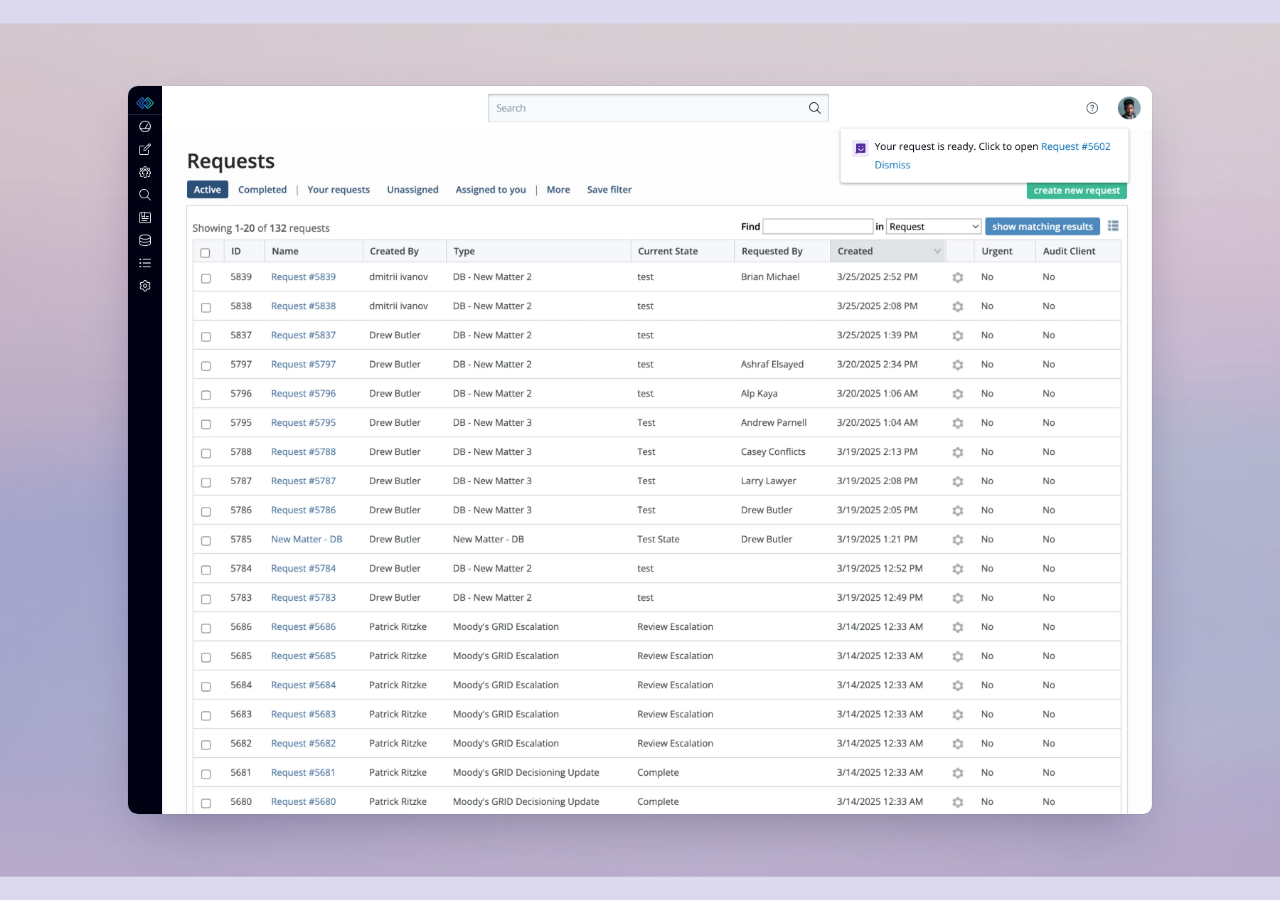
<file: assets/embed/intake.html>
<!DOCTYPE html>
<html lang="en">
<head>
<meta charset="utf-8">
<meta name="viewport" content="width=device-width, initial-scale=1">
<title>AI Assisted Intake Form, motion</title>
<style>
@font-face{font-family:'Open Sans';font-weight:400;src:url([data-uri]) format('woff2');}
  *, *::before, *::after { box-sizing: border-box; }
  html, body { margin: 0; height: 100%; background: #DCD9EE; overflow: hidden; }
  .fit { width: 100vw; height: 100%; position: relative; overflow: hidden; }
  .stage { position: absolute; left: 50%; top: 50%; transform-origin: center; width: 1800px; height: 1200px; overflow: hidden;
    background: #E6E3F4 url([data-uri]) center / cover no-repeat; font-family: "Open Sans", Arial, sans-serif; transition: opacity .5s ease; }
  .stage.fade { opacity: 0; }
  .instant, .instant * { transition: none !important; }
  /* The window uses the real design screens (1440 x 1024) as layers */
  .win { position: absolute; left: 180px; top: 88px; width: 1440px; height: 1024px; border-radius: 14px; overflow: hidden; background: #FCFCFC;
    box-shadow: 0 30px 70px -25px rgba(20,16,60,.35), 0 0 0 1px rgba(20,16,60,.06);
    transform-origin: 0 0; transition: transform 1.1s cubic-bezier(.65,0,.25,1); }
  .nocam { transition: none !important; }
  .layer { position: absolute; inset: 0; width: 1440px; height: 1024px; opacity: 0; transition: opacity .45s ease; }
  .layer.on { opacity: 1; }
  .clip { position: absolute; inset: 0; width: 1440px; height: 1024px; }
  /* list page: hide the baked-in toast until it arrives */
  .toastCover { position: absolute; left: 994px; top: 61px; width: 422px; height: 77px; background: #FCFCFC; }
  .toast { opacity: 0; transform: translateY(-14px); transition: opacity .35s ease, transform .45s cubic-bezier(.2,1.2,.4,1); clip-path: inset(56px 20px 882px 996px); }
  .toast.in { opacity: 1; transform: none; }
  /* highlight-on details, lifted from the highlighted design */
  /* practice area stays as it was while the dropdown is open */
  .cPractice { clip-path: inset(637px 430px 330px 76px); }
  /* keep the "(pre-filled)" labels while the dropdown is open */
  .cProBono { clip-path: inset(704px 1100px 296px 76px); }
  .cClientLbl { clip-path: inset(822px 426px 138px 74px); }
  .hov { position: absolute; left: 82px; top: 539px; width: 925px; height: 27px; background: #E9EFF8; mix-blend-mode: multiply; opacity: 0; transition: opacity .15s; }
  .hov.on { opacity: 1; }
  .pfLondon { clip-path: inset(560px 434px 428px 82px); }
  .pfClient { clip-path: inset(844px 434px 144px 82px); }
  .pfLblOffice { clip-path: inset(539px 1140px 467px 78px); }
  .pfLblBono { clip-path: inset(704px 1140px 301px 78px); }
  .pfLblClient { clip-path: inset(822px 1140px 183px 78px); }
  .noHint { position: absolute; left: 80px; width: 240px; height: 24px; background: #FFFFFF; }
  .cardFill { position: absolute; left: 64px; top: 904px; width: 960px; height: 48px; background: #FFFFFF; }
  .seg1 { clip-path: inset(529px 416px 353px 64px); transition: transform .5s cubic-bezier(.4,0,.2,1); }
  .seg2 { clip-path: inset(695px 416px 72px 64px); transition: transform .5s cubic-bezier(.4,0,.2,1); }
  .compact .seg1 { transform: translateY(-24px); }
  .compact .seg2 { transform: translateY(-48px); }
  .cardFillP { position: absolute; left: 64px; top: 928px; width: 960px; height: 24px; background: #FFFFFF; }
  .segP { clip-path: inset(529px 416px 72px 64px); transition: transform .5s cubic-bezier(.4,0,.2,1); }
  #hl.compact .segP { transform: translateY(-24px); }
  .gone-hint { opacity: 0; transition: opacity .3s ease; }
  .gone-hint.on { opacity: 1; }
  .lawyer { position: absolute; left: 80px; top: 462px; width: 928px; height: 40px; background: #F6FAFD; border: 1px solid #C4C8CE; border-radius: 2px;
    display: flex; align-items: center; justify-content: space-between; padding: 0 11px 0 11px; font-size: 14.5px; color: #1B1D29; opacity: 0; transition: opacity .3s ease; }
  .lawyer.on { opacity: 1; }
  .cursor { position: absolute; left: 0; top: 0; z-index: 40; pointer-events: none; opacity: 0; transition: transform .85s cubic-bezier(.5,0,.2,1), opacity .3s ease; }
  .cursor .ring { position: absolute; left: -14px; top: -14px; width: 28px; height: 28px; border-radius: 50%; border: 2px solid #6337BF; opacity: 0; transform: scale(.3); }
  .cursor.click .ring { animation: ring .45s ease-out; }
  @keyframes ring { 0% { opacity: .9; transform: scale(.3); } 100% { opacity: 0; transform: scale(1.4); } }
  @media (prefers-reduced-motion: reduce) { .stage, .stage * { transition: none !important; animation: none !important; } }
</style>
</head>
<body>
<div class="fit">
<div class="stage" id="stage" role="img" aria-label="AI Assisted Intake Form: the request is ready, opens pre-filled from the email, highlight shows the AI-filled fields and suggestions appear in the field">
  <div class="win" id="win">
    <div class="layer on" id="Llist"><img class="clip" src="intake-ui/list.webp" alt=""><div class="toastCover"></div></div>
    <img class="clip toast" id="toast" src="intake-ui/list.webp" alt="">
    <div class="layer" id="Lhint"><img class="clip" src="intake-ui/hint.webp" alt="">
      <!-- Highlight off: no suggestion hints, and the fields close up the space they used -->
      <div class="noHint" style="top:505px"></div><div class="noHint" style="top:671px"></div>
      <div class="cardFill"></div>
      <img class="clip seg1" src="intake-ui/hint.webp" alt=""><img class="clip seg2" src="intake-ui/hint.webp" alt="">
    </div>
    <div class="layer" id="hl"><img class="clip" src="intake-ui/page.webp" alt="">
      <!-- after a lawyer is picked, the fields below slide up into the hint's space -->
      <div class="cardFillP"></div><img class="clip segP" src="intake-ui/page.webp" alt=""></div>
    <div class="layer" id="Ldd"><img class="clip" src="intake-ui/dropdown.webp" alt=""><img class="clip cPractice" src="intake-ui/hint.webp" alt=""><img class="clip cProBono" src="intake-ui/page.webp" alt=""><img class="clip cClientLbl" src="intake-ui/page.webp" alt=""><div class="hov" id="hov"></div></div>
    <div class="lawyer" id="lawyer"><span>Larry Lawyer</span><svg width="20" height="20" viewBox="0 0 24 24" fill="none" stroke="#2A2F3A" stroke-width="1.4" stroke-linecap="round"><path d="M5 5l14 14M19 5L5 19"/></svg></div>
    <div class="noHint gone-hint" id="lawyerHint" style="top:505px"></div>
    <div class="cursor" id="cursor" aria-hidden="true"><span class="ring"></span>
      <svg width="26" height="30" viewBox="0 0 26 30"><path d="M2 2l20 12-9 2-4 9z" fill="#1C1C1F" stroke="#fff" stroke-width="2" stroke-linejoin="round"/></svg></div>
  </div>
</div>
</div>
<script>
  const $ = id => document.getElementById(id);
  const stage = $('stage'), win = $('win'), cursor = $('cursor');
  const W = 1800, H = 1200, WW = 1440, WH = 1024;
  let S = 1;
  function fit() { S = Math.min(innerWidth / W, innerHeight / H); stage.style.transform = `translate(-50%, -50%) scale(${S})`; }
  addEventListener('resize', fit); fit();
  const wait = ms => new Promise(r => setTimeout(r, ms));
  const reduced = matchMedia('(prefers-reduced-motion: reduce)').matches;
  function cam(p, z, instant) { if (instant) win.classList.add('nocam');
    win.style.transform = z === 1 ? '' : `translate(${WW / 2 - z * p.x}px, ${WH / 2 - z * p.y}px) scale(${z})`;
    if (instant) { void win.offsetWidth; win.classList.remove('nocam'); } }
  const moveCursor = (x, y) => { cursor.style.transform = `translate(${x}px, ${y}px)`; };
  async function to(x, y) { moveCursor(x, y); await wait(900); }
  async function click() { cursor.classList.remove('click'); void cursor.offsetWidth; cursor.classList.add('click'); await wait(160); }
  const show = (id, on) => $(id).classList.toggle('on', on);

  function reset() {
    stage.classList.add('instant');
    show('Llist', true); show('Lhint', false); $('Lhint').classList.remove('compact'); $('hl').classList.remove('compact'); show('Ldd', false); show('hl', false); show('lawyer', false); show('lawyerHint', false); show('hov', false);
    $('toast').classList.remove('in'); cam(null, 1, true); cursor.style.opacity = 0; moveCursor(1180, 330);
    void stage.offsetWidth; stage.classList.remove('instant');
  }
  async function run() {
    while (true) {
      reset(); stage.classList.remove('fade');
      await wait(600);
      // The email has been read: the request is ready
      $('toast').classList.add('in');
      await wait(700); cursor.style.opacity = 1;
      await to(1338, 90); await click();
      // Open Request #5602, pre-filled and highlighted
      show('Lhint', true); show('hl', true); await wait(450); show('Llist', false); $('toast').classList.remove('in');
      cursor.style.opacity = 0;
      await wait(500);
      cam({ x: 700, y: 560 }, 1.35);
      await wait(1500);
      // Suggestions right in the field
      moveCursor(760, 620); cursor.style.opacity = 1; await wait(200);
      await to(560, 486); await click();
      show('Ldd', true);
      await wait(700);
      await to(200, 556); show('hov', true); await wait(350); await click();
      show('lawyer', true); show('Ldd', false); show('hov', false);
      await wait(150); $('hl').classList.add('compact');
      await wait(500); cursor.style.opacity = 0;
      await wait(1400);
      cam(null, 1);
      await wait(2200);
      // Loop without a blank frame: the list screen fades back in on top, then everything resets underneath
      const list = $('Llist'); list.style.zIndex = 30; list.classList.add('on');
      await wait(500);
      reset(); list.style.zIndex = '';
    }
  }
  function still() { show('Llist', false); show('Lhint', true); show('hl', true); show('lawyer', true); $('hl').classList.add('compact'); }
  if (reduced) still(); else run();
</script>
</body>
</html>
</file>
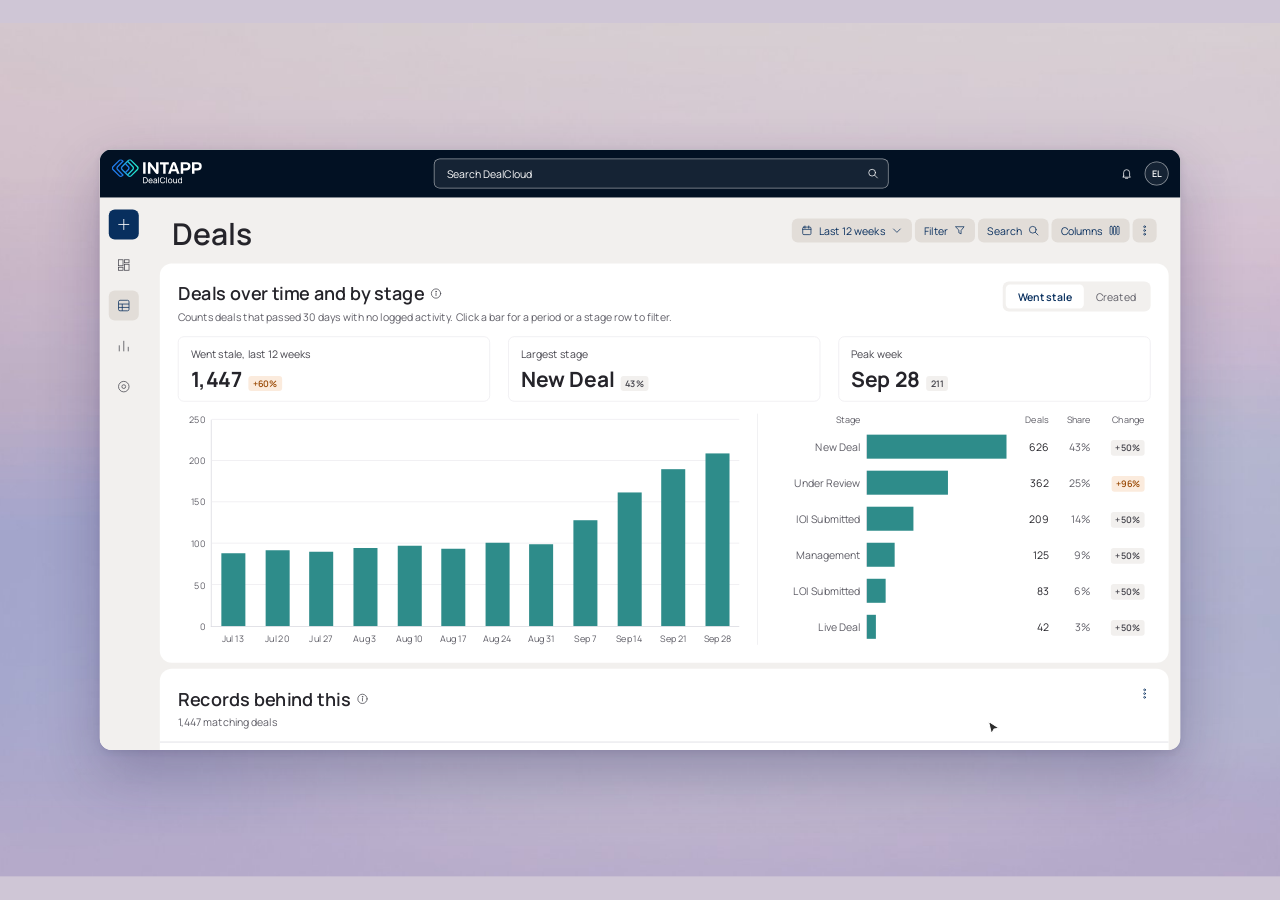
<file: assets/embed/large-objects-cover.html>
<!DOCTYPE html>
<html lang="en"><head><meta charset="utf-8"><meta name="viewport" content="width=device-width, initial-scale=1">
<title>Large Objects, case study cover</title>
<style>
@font-face{font-family:'Manrope';font-style:normal;font-weight:400;font-display:block;src:url([data-uri]) format('woff2');}
@font-face{font-family:'Manrope';font-style:normal;font-weight:500;font-display:block;src:url([data-uri]) format('woff2');}
@font-face{font-family:'Manrope';font-style:normal;font-weight:600;font-display:block;src:url([data-uri]) format('woff2');}
@font-face{font-family:'Manrope';font-style:normal;font-weight:700;font-display:block;src:url([data-uri]) format('woff2');}
*{box-sizing:border-box}html,body{margin:0;height:100%;overflow:hidden;background:#cfc6d6}
#stage{position:absolute;left:0;top:0;width:1296px;height:864px;transform-origin:0 0;background:#cfc6d6 url(../images/embed-bg.jpg) center/cover no-repeat;font-family:Manrope,system-ui,sans-serif;color:#25242A}
#winwrap{position:absolute;left:101px;top:128px;width:1094px;height:608px;border-radius:12px;overflow:hidden;box-shadow:0 24px 60px rgba(40,30,80,.28),0 2px 8px rgba(40,30,80,.12);background:#F2F0EE}
#win{width:1440px;height:800px;transform:scale(.76);transform-origin:0 0;position:relative;overflow:hidden;background:#F2F0EE}
.top{position:absolute;left:0;right:0;top:0;height:64px;background:#021123;color:#fff;display:flex;align-items:center;gap:16px;padding:0 16px;z-index:5}
.top .s{flex:0 1 606px;height:40px;border:1px solid rgba(255,255,255,.55);border-radius:8px;background:rgba(255,255,255,.08);display:flex;align-items:center;justify-content:space-between;padding:0 12px 0 16px;font-size:14px}
.av{width:32px;height:32px;border-radius:16px;border:1px solid rgba(255,255,255,.55);background:rgba(255,255,255,.08);display:flex;align-items:center;justify-content:center;font-size:12px;font-weight:600}
.rail{position:absolute;left:0;top:64px;bottom:0;width:64px;display:flex;flex-direction:column;align-items:center;gap:14px;padding-top:16px;z-index:4;background:#F2F0EE}
.rail .add{width:40px;height:40px;border-radius:8px;background:#082F5E;color:#fff;display:flex;align-items:center;justify-content:center}
.ri{width:40px;height:40px;display:flex;align-items:center;justify-content:center;color:#45444C;border-radius:8px}.ri.on{background:rgba(194,184,175,.35);color:#082F5E}
#scroll{position:absolute;left:64px;right:0;top:64px;padding:24px 16px}
.hd{display:flex;justify-content:space-between;align-items:flex-start;padding:0 16px}
h1{margin:0;font-size:40px;line-height:48px;font-weight:600}
.tb{display:flex;gap:4px;margin-top:4px}
.b{display:inline-flex;align-items:center;gap:8px;height:32px;padding:0 12px;border-radius:8px;background:rgba(194,184,175,.35);color:#082F5E;font-size:14px;white-space:nowrap}
.badge{display:inline-flex;align-items:center;justify-content:center;min-width:24px;height:22px;padding:0 6px;border-radius:4px;background:#fff;color:#25242A;font-weight:500;margin-right:-7px}
#chips{padding:0 16px;display:flex;gap:4px;align-items:center;overflow:hidden}
.chip{display:inline-flex;align-items:center;gap:8px;height:32px;padding:0 4px 0 8px;background:#fff;border-radius:4px;font-size:14px;white-space:nowrap}
.tg{display:inline-flex;align-items:center;justify-content:flex-end;width:36px;height:20px;padding:0 2px;border-radius:10px;background:#1267CF}.tg i{width:16px;height:16px;border-radius:8px;background:#fff}
.card{background:#fff;border-radius:16px;padding:24px;margin-top:16px}
.ch{display:flex;justify-content:space-between;align-items:flex-start}
h2{margin:0;font-size:24px;line-height:32px;font-weight:600;display:flex;align-items:center;gap:8px}
.sub{margin-top:4px;font-size:14px;line-height:21px;color:#5E5D66}
.pills{display:inline-flex;background:#F2F0EE;border-radius:8px;padding:4px;font-size:14px}.pills span{height:32px;padding:0 16px;display:flex;align-items:center;border-radius:6px;color:#5E5D66}.pills .on{background:#fff;color:#082F5E;font-weight:600}
.kp{display:flex;gap:24px;margin-top:16px}.k{flex:1;border:1px solid #ECEBEF;border-radius:8px;padding:12px 16px}
.k .l{font-size:14px;line-height:21px;color:#45444C}.k .v{font-size:28px;line-height:36px;font-weight:700;margin-top:4px;display:flex;align-items:baseline;gap:8px}
.pl{font-size:12px;line-height:16px;font-weight:600;border-radius:4px;padding:2px 6px;background:#F2F0EE;color:#45444C}.pl.o{background:#FBEBDD;color:#9A4A06}
.body{display:flex;gap:24px;margin-top:16px}
.chart{flex:3;min-width:0;display:flex;gap:8px;padding-top:8px}
.yax{width:36px;height:276px;position:relative}.yax span{position:absolute;right:0;transform:translateY(50%);font-size:12px;line-height:16px;color:#5E5D66}
.plot{position:relative;height:276px;border-left:1px solid #D8D8DF;border-bottom:1px solid #D8D8DF}
.gl{position:absolute;left:0;right:0;height:1px;background:#ECEBEF}
.bars{position:absolute;inset:0;display:flex}.bc{flex:1;display:flex;align-items:flex-end;justify-content:center}.bc i{display:block;width:32px}
.xl{display:flex;margin-top:8px}.xl span{flex:1;text-align:center;font-size:12px;line-height:16px;color:#5E5D66;white-space:nowrap}
.stages{flex:2;min-width:0;border-left:1px solid #ECEBEF;padding-left:24px}
.sr{display:grid;grid-template-columns:104px minmax(0,1fr) 48px 48px 64px;gap:8px;align-items:center;height:48px;padding:0 8px;border-radius:8px;font-size:14px}
.sr.h{height:auto;padding-bottom:4px;font-size:12px;line-height:16px;color:#5E5D66}
.sr>*{text-align:right}.sr .n{color:#5E5D66}.sr .t{display:block;height:32px;border-left:1px solid #D8D8DF;text-align:left}.sr .t i{display:block;height:32px}
.rc{background:#fff;border-radius:16px;margin-top:8px;padding-top:24px;overflow:hidden}
.rc .ch{padding:0 24px}
.closed{margin-top:16px;border-top:1px solid #D8D8DF;padding:24px;display:flex;justify-content:space-between;align-items:center;gap:24px;font-size:14px;line-height:21px;color:#5E5D66}
.closed b{display:block;color:#25242A;font-weight:600}
.pb{height:32px;padding:0 12px;border-radius:8px;background:#082F5E;color:#fff;font-size:14px;display:inline-flex;align-items:center;white-space:nowrap}
table{border-collapse:collapse;width:100%;margin-top:16px;border-top:1px solid #D8D8DF}
th,td{font-size:14px;line-height:21px;padding:11px 24px;border-bottom:1px solid #D8D8DF;text-align:left;white-space:nowrap}th{font-weight:600;border-right:1px solid #D8D8DF}th:last-child{border-right:0}td.l{color:#0353C7}
.zoom #winwrap{left:40px;top:60px;width:1216px;height:744px}.zoom #win{transform:scale(.8444);height:881px}
#cur{position:absolute;left:0;top:0;z-index:20;width:22px;height:22px;pointer-events:none}
#rip{position:absolute;left:0;top:0;z-index:19;width:40px;height:40px;margin:-20px 0 0 -20px;border-radius:20px;background:rgba(3,83,199,.25);pointer-events:none}
</style></head><body>
<div id="stage"><div id="winwrap"><div id="win">
<div class="top"><div style="flex:0 0 120px"><svg width="120" height="33" viewBox="0 0 120 33" fill="none" xmlns="http://www.w3.org/2000/svg">
<path d="M41.7877 19.5665H45.0568V4.09705H41.7877V19.5665Z" fill="white"/>
<path d="M59.0519 14.5293L51.5843 4.84489C51.3172 4.51904 51.0501 4.28401 50.7777 4.1291C50.5053 3.9742 50.2222 3.89941 49.9284 3.89941C49.4102 3.89941 48.9883 4.07035 48.6571 4.40687C48.3259 4.74339 48.1603 5.24017 48.1603 5.88651V19.5665H51.4507V9.55621L58.5231 18.7278L58.5444 18.7705C58.8222 19.0964 59.132 19.3421 59.4632 19.513C59.7944 19.684 60.1363 19.7694 60.4888 19.7694C61.0337 19.7694 61.477 19.5985 61.8242 19.2513C62.1714 18.9041 62.3424 18.4233 62.3424 17.8037V4.09705H59.0519V14.5293Z" fill="white"/>
<path d="M76.0276 4.09705H64.2066V7.03496H68.4959V19.5665H71.765V7.03496H76.0276V4.09705Z" fill="white"/>
<path d="M84.7399 4.73805C84.4835 4.41221 84.1897 4.1932 83.8692 4.07569C83.5433 3.95817 83.1534 3.89941 82.6994 3.89941C82.2453 3.89941 81.8287 3.95817 81.5082 4.07569C81.1823 4.1932 80.8885 4.41221 80.6268 4.73805C80.3597 5.06389 80.1247 5.52862 79.9217 6.13222L75.0394 19.5665H78.4848L79.6012 16.2279H85.7761L86.8819 19.5665H90.3272L85.4663 6.13222C85.2473 5.52862 85.007 5.06389 84.7505 4.73805H84.7399ZM80.5253 13.4449L82.6994 6.94949L84.852 13.4449H80.5253Z" fill="white"/>
<path d="M103.372 5.50191C102.298 4.56712 100.824 4.09705 98.954 4.09705H91.8816V19.5665H95.1721V14.994H98.9486C100.818 14.994 102.292 14.5239 103.366 13.5892C104.44 12.6544 104.979 11.3083 104.979 9.55621C104.979 7.80415 104.44 6.43669 103.366 5.50191H103.372ZM100.733 11.5593C100.151 11.9813 99.3599 12.1896 98.3557 12.1896H95.1721V6.90676H98.3557C99.3599 6.90676 100.151 7.12042 100.733 7.54776C101.315 7.97509 101.603 8.64279 101.603 9.55621C101.603 10.4696 101.315 11.1373 100.733 11.554V11.5593Z" fill="white"/>
<path d="M118.387 5.50191C117.313 4.56712 115.839 4.09705 113.969 4.09705H106.897V19.5665H110.187V14.994H113.964C115.834 14.994 117.308 14.5239 118.382 13.5892C119.455 12.6544 119.995 11.3083 119.995 9.55621C119.995 7.80415 119.455 6.43669 118.382 5.50191H118.387ZM115.748 11.5593C115.166 11.9813 114.375 12.1896 113.371 12.1896H110.187V6.90676H113.371C114.375 6.90676 115.166 7.12042 115.748 7.54776C116.33 7.97509 116.619 8.64279 116.619 9.55621C116.619 10.4696 116.33 11.1373 115.748 11.554V11.5593Z" fill="white"/>
<path fill-rule="evenodd" clip-rule="evenodd" d="M9.53483 0.993548C10.1705 0.357893 11.0198 0.00534415 11.9172 0.00534415L11.9065 0.0106858C12.8093 0.0106858 13.6532 0.363234 14.2889 0.99889L16.1211 2.83107H16.1318L8.3757 10.7901C8.07122 11.0893 7.90563 11.4952 7.90563 11.9226C7.90563 12.3499 8.07122 12.7505 8.3757 13.055L16.1211 21.0033L14.2996 22.8516C13.6639 23.4872 12.8199 23.8398 11.9172 23.8398C11.0145 23.8398 10.1705 23.4872 9.53483 22.8516L0.988204 14.3049C0.352548 13.6693 0 12.8253 0 11.9226C0 11.0198 0.352548 10.1758 0.988204 9.54018L9.53483 0.993548ZM13.0443 2.24883C12.7398 1.94436 12.3499 1.78411 11.9172 1.78411C11.4845 1.78411 11.0946 1.94436 10.7901 2.24883L2.24349 10.7955C1.93902 11.0999 1.77877 11.4899 1.77877 11.9226C1.77877 12.3552 1.93902 12.7452 2.24349 13.0496L10.7901 21.5909C11.0946 21.8954 11.4845 22.0556 11.9172 22.0556C12.3499 22.0556 12.7398 21.8954 13.0443 21.5909L13.6372 20.9927L7.10973 14.2942C6.4901 13.6746 6.13755 12.8253 6.13755 11.9226C6.13755 11.0198 6.48476 10.1758 7.12575 9.53484L13.6426 2.8471L13.0443 2.24883Z" fill="#207CEC"/>
<path d="M19.1872 17.9479L17.9319 16.6926L17.9265 16.6819L21.5749 13.0336C21.874 12.7345 22.0396 12.3339 22.0396 11.9119C22.0396 11.4899 21.874 11.0892 21.5749 10.7901L17.9212 7.13643L19.1765 5.8758L22.8355 9.53483C23.4712 10.1705 23.8237 11.0145 23.8237 11.9172C23.8237 12.8199 23.4712 13.6639 22.8355 14.2996L19.1872 17.9479Z" fill="#207CEC"/>
<path d="M23.9466 1.78411C24.0534 1.78411 24.1603 1.79479 24.2671 1.81616C24.5716 1.87492 24.8493 2.02448 25.0737 2.24883L33.6203 10.7955C33.9194 11.0946 34.085 11.4792 34.085 11.9065V11.9386C34.085 12.3659 33.9194 12.7505 33.6203 13.0496L25.0737 21.5963C24.7692 21.9007 24.3793 22.061 23.9466 22.061C23.5139 22.061 23.124 21.9007 22.8302 21.6016L22.2319 20.9927L22.2479 20.9713L28.7434 14.3049C29.3844 13.6639 29.7316 12.8199 29.7316 11.9172C29.7316 11.0145 29.379 10.1651 28.7594 9.54552L22.2426 2.86312L22.2212 2.84175L22.8195 2.24349C23.124 1.93902 23.5139 1.77877 23.9466 1.77877M23.9466 0C23.0492 0 22.1999 0.352548 21.5642 0.988204L19.732 2.82039V2.82573L13.0283 9.52949C12.3926 10.1651 12.0401 11.0091 12.0401 11.9119C12.0401 12.8146 12.3926 13.6586 13.0283 14.2942L20.7523 22.0183L21.5696 22.8462C22.2052 23.4819 23.0492 23.8344 23.9519 23.8344C24.8547 23.8344 25.6986 23.4819 26.3343 22.8462L34.8809 14.2996C35.5166 13.6639 35.8691 12.8199 35.8691 11.9172C35.8691 11.0198 35.5166 10.1705 34.8809 9.53483L26.3343 0.993546C25.8589 0.518139 25.2606 0.197641 24.6143 0.0694414C24.3953 0.0267082 24.1763 0.00534164 23.9519 0.00534164L23.9466 0ZM20.9766 19.732L14.2836 13.039C13.9844 12.7398 13.8188 12.3392 13.8188 11.9172C13.8188 11.4952 13.9844 11.0946 14.2836 10.7955L20.9713 4.10772L27.4881 10.7848C27.7926 11.0893 27.9582 11.4899 27.9582 11.9172C27.9582 12.3445 27.7926 12.7505 27.4881 13.0496L20.9766 19.732Z" fill="url(#lg)"/>
<path d="M41.77 32.0054V24.0854H44.212C44.2927 24.0854 44.4338 24.0872 44.6355 24.0909C44.8372 24.0945 45.0297 24.1092 45.213 24.1349C45.8253 24.2155 46.3368 24.4392 46.7475 24.8059C47.1618 25.1689 47.4735 25.6309 47.6825 26.1919C47.8915 26.7529 47.996 27.3707 47.996 28.0454C47.996 28.72 47.8915 29.3379 47.6825 29.8989C47.4735 30.4599 47.1618 30.9237 46.7475 31.2904C46.3368 31.6534 45.8253 31.8752 45.213 31.9559C45.0297 31.9779 44.8353 31.9925 44.63 31.9999C44.4283 32.0035 44.289 32.0054 44.212 32.0054H41.77ZM42.7765 31.0704H44.212C44.3513 31.0704 44.5072 31.0667 44.6795 31.0594C44.8518 31.0484 45.0022 31.0319 45.1305 31.0099C45.5632 30.9292 45.9133 30.7477 46.181 30.4654C46.4487 30.183 46.6448 29.831 46.7695 29.4094C46.8942 28.9877 46.9565 28.533 46.9565 28.0454C46.9565 27.5467 46.8923 27.0865 46.764 26.6649C46.6393 26.2432 46.4432 25.893 46.1755 25.6144C45.9078 25.3357 45.5595 25.1579 45.1305 25.0809C45.0022 25.0552 44.85 25.0387 44.674 25.0314C44.498 25.024 44.344 25.0204 44.212 25.0204H42.7765V31.0704ZM51.8313 32.1704C51.2483 32.1704 50.7386 32.042 50.3023 31.7854C49.8696 31.525 49.5323 31.1639 49.2903 30.7019C49.0483 30.2362 48.9273 29.6935 48.9273 29.0739C48.9273 28.4249 49.0465 27.8639 49.2848 27.3909C49.5231 26.9142 49.855 26.5475 50.2803 26.2909C50.7093 26.0305 51.2116 25.9004 51.7873 25.9004C52.385 25.9004 52.8928 26.0379 53.3108 26.3129C53.7325 26.5879 54.0478 26.9802 54.2568 27.4899C54.4695 27.9995 54.5611 28.6064 54.5318 29.3104H53.5418V28.9584C53.5308 28.2287 53.3823 27.6842 53.0963 27.3249C52.8103 26.9619 52.385 26.7804 51.8203 26.7804C51.2153 26.7804 50.7551 26.9747 50.4398 27.3634C50.1245 27.752 49.9668 28.3094 49.9668 29.0354C49.9668 29.7357 50.1245 30.2784 50.4398 30.6634C50.7551 31.0484 51.2043 31.2409 51.7873 31.2409C52.1796 31.2409 52.5206 31.151 52.8103 30.9714C53.1 30.7917 53.3273 30.5332 53.4923 30.1959L54.4328 30.5204C54.2018 31.0447 53.8535 31.4517 53.3878 31.7414C52.9258 32.0274 52.407 32.1704 51.8313 32.1704ZM49.6368 29.3104V28.5239H54.0258V29.3104H49.6368ZM57.3374 32.1704C56.8937 32.1704 56.5216 32.0897 56.2209 31.9284C55.9239 31.7634 55.6984 31.547 55.5444 31.2794C55.3941 31.0117 55.3189 30.7184 55.3189 30.3994C55.3189 30.0877 55.3776 29.8182 55.4949 29.5909C55.6159 29.3599 55.7846 29.1692 56.0009 29.0189C56.2172 28.8649 56.4757 28.7439 56.7764 28.6559C57.0587 28.5789 57.3741 28.5129 57.7224 28.4579C58.0744 28.3992 58.4301 28.346 58.7894 28.2984C59.1487 28.2507 59.4842 28.2049 59.7959 28.1609L59.4439 28.3644C59.4549 27.8364 59.3486 27.4459 59.1249 27.1929C58.9049 26.9399 58.5236 26.8134 57.9809 26.8134C57.6216 26.8134 57.3062 26.8959 57.0349 27.0609C56.7672 27.2222 56.5784 27.4862 56.4684 27.8529L55.5389 27.5724C55.6819 27.0517 55.9587 26.6429 56.3694 26.3459C56.7801 26.0489 57.3209 25.9004 57.9919 25.9004C58.5309 25.9004 58.9929 25.9975 59.3779 26.1919C59.7666 26.3825 60.0452 26.6722 60.2139 27.0609C60.2982 27.2442 60.3514 27.444 60.3734 27.6604C60.3954 27.873 60.4064 28.0967 60.4064 28.3314V32.0054H59.5374V30.5809L59.7409 30.7129C59.5172 31.1932 59.2037 31.5562 58.8004 31.8019C58.4007 32.0475 57.9131 32.1704 57.3374 32.1704ZM57.4859 31.3509C57.8379 31.3509 58.1422 31.2885 58.3989 31.1639C58.6592 31.0355 58.8682 30.8687 59.0259 30.6634C59.1836 30.4544 59.2862 30.227 59.3339 29.9814C59.3889 29.798 59.4182 29.5945 59.4219 29.3709C59.4292 29.1435 59.4329 28.9694 59.4329 28.8484L59.7739 28.9969C59.4549 29.0409 59.1414 29.083 58.8334 29.1234C58.5254 29.1637 58.2339 29.2077 57.9589 29.2554C57.6839 29.2994 57.4364 29.3525 57.2164 29.4149C57.0551 29.4662 56.9029 29.5322 56.7599 29.6129C56.6206 29.6935 56.5069 29.798 56.4189 29.9264C56.3346 30.051 56.2924 30.2069 56.2924 30.3939C56.2924 30.5552 56.3327 30.7092 56.4134 30.8559C56.4977 31.0025 56.6261 31.1217 56.7984 31.2134C56.9744 31.305 57.2036 31.3509 57.4859 31.3509ZM61.9464 32.0054V23.9204H62.9254V32.0054H61.9464ZM67.8317 32.1704C67.0433 32.1704 66.3742 31.9962 65.8242 31.6479C65.2742 31.2995 64.8543 30.8155 64.5647 30.1959C64.2787 29.5762 64.1357 28.8594 64.1357 28.0454C64.1357 27.2314 64.2787 26.5145 64.5647 25.8949C64.8543 25.2752 65.2742 24.7912 65.8242 24.4429C66.3742 24.0945 67.0433 23.9204 67.8317 23.9204C68.7483 23.9204 69.5018 24.1532 70.0922 24.6189C70.6862 25.0845 71.095 25.7115 71.3187 26.4999L70.3232 26.7639C70.1618 26.1735 69.874 25.7079 69.4597 25.3669C69.0453 25.0259 68.5027 24.8554 67.8317 24.8554C67.2413 24.8554 66.75 24.9892 66.3577 25.2569C65.9653 25.5245 65.6702 25.8985 65.4722 26.3789C65.2742 26.8555 65.1733 27.411 65.1697 28.0454C65.166 28.676 65.2632 29.2315 65.4612 29.7119C65.6592 30.1885 65.9562 30.5625 66.3522 30.8339C66.7482 31.1015 67.2413 31.2354 67.8317 31.2354C68.5027 31.2354 69.0453 31.0649 69.4597 30.7239C69.874 30.3792 70.1618 29.9135 70.3232 29.3269L71.3187 29.5909C71.095 30.3755 70.6862 31.0025 70.0922 31.4719C69.5018 31.9375 68.7483 32.1704 67.8317 32.1704ZM72.6349 32.0054V23.9204H73.6139V32.0054H72.6349ZM77.7941 32.1704C77.2038 32.1704 76.6941 32.0365 76.2651 31.7689C75.8398 31.5012 75.5116 31.1309 75.2806 30.6579C75.0496 30.1849 74.9341 29.6422 74.9341 29.0299C74.9341 28.4065 75.0515 27.8602 75.2861 27.3909C75.5208 26.9215 75.8526 26.5567 76.2816 26.2964C76.7106 26.0324 77.2148 25.9004 77.7941 25.9004C78.3881 25.9004 78.8996 26.0342 79.3286 26.3019C79.7576 26.5659 80.0858 26.9344 80.3131 27.4074C80.5441 27.8767 80.6596 28.4175 80.6596 29.0299C80.6596 29.6495 80.5441 30.1959 80.3131 30.6689C80.0821 31.1382 79.7521 31.5067 79.3231 31.7744C78.8941 32.0384 78.3845 32.1704 77.7941 32.1704ZM77.7941 31.2409C78.4101 31.2409 78.8685 31.0355 79.1691 30.6249C79.4698 30.2142 79.6201 29.6825 79.6201 29.0299C79.6201 28.3589 79.468 27.8254 79.1636 27.4294C78.8593 27.0297 78.4028 26.8299 77.7941 26.8299C77.3798 26.8299 77.0388 26.9234 76.7711 27.1104C76.5035 27.2974 76.3036 27.5559 76.1716 27.8859C76.0396 28.2159 75.9736 28.5972 75.9736 29.0299C75.9736 29.6972 76.1276 30.2325 76.4356 30.6359C76.7436 31.0392 77.1965 31.2409 77.7941 31.2409ZM84.1256 32.1594C83.7443 32.1594 83.4161 32.0989 83.1411 31.9779C82.8698 31.8569 82.6443 31.6955 82.4646 31.4939C82.2849 31.2922 82.1438 31.0685 82.0411 30.8229C81.9384 30.5772 81.8651 30.326 81.8211 30.0694C81.7808 29.8127 81.7606 29.5725 81.7606 29.3489V26.0654H82.7506V29.0409C82.7506 29.3195 82.7763 29.589 82.8276 29.8494C82.8789 30.1097 82.9651 30.3444 83.0861 30.5534C83.2108 30.7624 83.3758 30.9274 83.5811 31.0484C83.7901 31.1694 84.0504 31.2299 84.3621 31.2299C84.6078 31.2299 84.8314 31.1877 85.0331 31.1034C85.2348 31.019 85.4071 30.8944 85.5501 30.7294C85.6931 30.5607 85.8031 30.348 85.8801 30.0914C85.9571 29.8347 85.9956 29.5359 85.9956 29.1949L86.6391 29.3929C86.6391 29.9649 86.5346 30.458 86.3256 30.8724C86.1203 31.2867 85.8288 31.6057 85.4511 31.8294C85.0771 32.0494 84.6353 32.1594 84.1256 32.1594ZM86.1056 32.0054V30.4159H85.9956V26.0654H86.9801V32.0054H86.1056ZM90.852 32.1704C90.2983 32.1704 89.8235 32.0329 89.4275 31.7579C89.0315 31.4792 88.7253 31.1034 88.509 30.6304C88.2963 30.1574 88.19 29.6239 88.19 29.0299C88.19 28.4359 88.2963 27.9024 88.509 27.4294C88.7253 26.9564 89.0315 26.5842 89.4275 26.3129C89.8235 26.0379 90.2965 25.9004 90.8465 25.9004C91.4075 25.9004 91.8787 26.036 92.26 26.3074C92.6413 26.5787 92.9292 26.9509 93.1235 27.4239C93.3215 27.8969 93.4205 28.4322 93.4205 29.0299C93.4205 29.6202 93.3215 30.1537 93.1235 30.6304C92.9292 31.1034 92.6413 31.4792 92.26 31.7579C91.8787 32.0329 91.4093 32.1704 90.852 32.1704ZM90.973 31.2739C91.3727 31.2739 91.7008 31.1785 91.9575 30.9879C92.2142 30.7935 92.403 30.5277 92.524 30.1904C92.6487 29.8494 92.711 29.4625 92.711 29.0299C92.711 28.5899 92.6487 28.203 92.524 27.8694C92.403 27.532 92.216 27.2699 91.963 27.0829C91.71 26.8922 91.3892 26.7969 91.0005 26.7969C90.5972 26.7969 90.2635 26.8959 89.9995 27.0939C89.7392 27.2919 89.5448 27.5595 89.4165 27.8969C89.2918 28.2342 89.2295 28.6119 89.2295 29.0299C89.2295 29.4515 89.2937 29.8329 89.422 30.1739C89.5503 30.5112 89.7428 30.7789 89.9995 30.9769C90.2598 31.1749 90.5843 31.2739 90.973 31.2739ZM92.711 32.0054V27.6329H92.601V24.0854H93.5855V32.0054H92.711Z" fill="white"/>
<defs>
<linearGradient id="lg" x1="12.04" y1="11.9225" x2="35.8638" y2="11.9225" gradientUnits="userSpaceOnUse">
<stop stop-color="#207CEC"/>
<stop offset="0.15" stop-color="#2095E5"/>
<stop offset="0.4" stop-color="#21BADB"/>
<stop offset="0.63" stop-color="#21D5D4"/>
<stop offset="0.84" stop-color="#21E6D0"/>
<stop offset="1" stop-color="#22ECCF"/>
</linearGradient>
</defs>
</svg>
</div><div style="flex:1;display:flex;justify-content:center"><div class="s"><span>Search DealCloud</span><svg width="16" height="16" viewBox="0 0 16 16" fill="none" stroke="currentColor" stroke-width="1" stroke-linecap="round" stroke-linejoin="round"><circle cx="7" cy="7" r="4.5"/><path d="M10.5 10.5L14 14"/></svg></div></div><div style="display:flex;gap:16px;align-items:center"><svg width="16" height="16" viewBox="0 0 16 16" fill="none" stroke="currentColor" stroke-width="1" stroke-linecap="round" stroke-linejoin="round"><path d="M4 11.5V7a4 4 0 0 1 8 0v4.5l1 1.5H3l1-1.5zM6.5 14.5h3"/></svg><span class="av">EL</span></div></div>
<div class="rail"><span class="add"><svg width="18" height="18" viewBox="0 0 16 16" fill="none" stroke="currentColor" stroke-width="1" stroke-linecap="round" stroke-linejoin="round"><path d="M8 2v12M2 8h12"/></svg></span><span class="ri"><svg width="20" height="20" viewBox="0 0 20 20" fill="none" stroke="currentColor"><rect x="3" y="3" width="6" height="8"/><rect x="11" y="3" width="6" height="4"/><rect x="3" y="13" width="6" height="4"/><rect x="11" y="9" width="6" height="8"/></svg></span><span class="ri on"><svg width="20" height="20" viewBox="0 0 20 20" fill="none" stroke="currentColor"><rect x="3" y="3" width="14" height="14" rx="2"/><path d="M3 8h14M3 12.5h14M8 8v9"/></svg></span><span class="ri"><svg width="20" height="20" viewBox="0 0 20 20" fill="none" stroke="currentColor"><path d="M4 17V9M10 17V3M16 17v-6"/></svg></span><span class="ri"><svg width="20" height="20" viewBox="0 0 20 20" fill="none" stroke="currentColor"><circle cx="10" cy="10" r="7"/><circle cx="10" cy="10" r="2.5"/></svg></span></div>
<div id="scroll">
<div class="hd"><h1>Deals</h1><div class="tb"><span class="b"><svg width="16" height="16" viewBox="0 0 16 16" fill="none" stroke="currentColor" stroke-width="1" stroke-linecap="round" stroke-linejoin="round"><rect x="2.5" y="3.5" width="11" height="10" rx="1.5"/><path d="M2.5 6.5h11M5.5 2v3M10.5 2v3"/></svg>Last 12 weeks<svg width="16" height="16" viewBox="0 0 16 16" fill="none" stroke="currentColor" stroke-width="1" stroke-linecap="round" stroke-linejoin="round"><path d="M3.5 6l4.5 4.5L12.5 6"/></svg></span><span class="b" id="fbtn">Filter<svg width="16" height="16" viewBox="0 0 16 16" fill="none" stroke="currentColor" stroke-width="1" stroke-linecap="round" stroke-linejoin="round"><path d="M2.5 3h11L9.5 8v4.5l-3-1.5V8z"/></svg><span class="badge" id="fbadge">1</span></span><span class="b">Search<svg width="16" height="16" viewBox="0 0 16 16" fill="none" stroke="currentColor" stroke-width="1" stroke-linecap="round" stroke-linejoin="round"><circle cx="7" cy="7" r="4.5"/><path d="M10.5 10.5L14 14"/></svg></span><span class="b">Columns<svg width="16" height="16" viewBox="0 0 16 16" fill="none" stroke="currentColor" stroke-width="1" stroke-linecap="round" stroke-linejoin="round"><rect x="2" y="2.5" width="3" height="11" rx="1.2"/><rect x="6.5" y="2.5" width="3" height="11" rx="1.2"/><rect x="11" y="2.5" width="3" height="11" rx="1.2"/></svg></span><span class="b" style="padding:0 8px"><svg width="16" height="16" viewBox="0 0 16 16" fill="none" stroke="currentColor" stroke-width="1" stroke-linecap="round" stroke-linejoin="round"><circle cx="8" cy="3" r="1.2"/><circle cx="8" cy="8" r="1.2"/><circle cx="8" cy="13" r="1.2"/></svg></span></div></div>
<div id="chips"><span class="chip" id="chip1">Period Equals week of Sep 28<svg width="12" height="12" viewBox="0 0 16 16" fill="none" stroke="#0353C7" stroke-width="1" stroke-linecap="round" stroke-linejoin="round"><path d="M4 4l8 8M12 4l-8 8"/></svg><span class="tg"><i></i></span></span><span class="chip" id="chip2">Stage Equals Under Review<svg width="12" height="12" viewBox="0 0 16 16" fill="none" stroke="#0353C7" stroke-width="1" stroke-linecap="round" stroke-linejoin="round"><path d="M4 4l8 8M12 4l-8 8"/></svg><span class="tg"><i></i></span></span><span id="clr" style="font-size:14px;color:#0353C7;padding:0 8px">Clear all</span></div>
<div class="card" id="card"><div class="ch"><div><h2>Deals over time and by stage <span style="color:#45444C;display:inline-flex"><svg width="16" height="16" viewBox="0 0 16 16" fill="none" stroke="currentColor" stroke-width="1" stroke-linecap="round" stroke-linejoin="round"><circle cx="8" cy="8" r="6.2"/><path d="M8 7.2v3.6"/><circle cx="8" cy="5.2" r=".4"/></svg></span></h2><div class="sub">Counts deals that passed 30 days with no logged activity. Click a bar for a period or a stage row to filter.</div></div><div class="pills"><span class="on">Went stale</span><span>Created</span></div></div>
<div class="kp"><div class="k"><div class="l" id="k1l"></div><div class="v"><span id="k1v"></span><span class="pl o" id="k1p">+60%</span></div></div><div class="k"><div class="l">Largest stage</div><div class="v"><span id="k2v">New Deal</span><span class="pl" id="k2p">43%</span></div></div><div class="k"><div class="l">Peak week</div><div class="v">Sep 28<span class="pl" id="k3p"></span></div></div></div>
<div class="body"><div class="chart"><div class="yax" id="yax"></div><div style="flex:1;min-width:0"><div class="plot"><div id="grid"></div><div class="bars" id="bars"></div></div><div class="xl" id="xl"></div></div></div>
<div class="stages"><div class="sr h"><span>Stage</span><span></span><span>Deals</span><span>Share</span><span>Change</span></div><div id="srows"></div></div></div></div>
<div class="rc"><div class="ch"><div><h2>Records behind this <span style="color:#45444C;display:inline-flex"><svg width="16" height="16" viewBox="0 0 16 16" fill="none" stroke="currentColor" stroke-width="1" stroke-linecap="round" stroke-linejoin="round"><circle cx="8" cy="8" r="6.2"/><path d="M8 7.2v3.6"/><circle cx="8" cy="5.2" r=".4"/></svg></span></h2><div class="sub" id="rsub"></div></div><span style="color:#082F5E"><svg width="16" height="16" viewBox="0 0 16 16" fill="none" stroke="currentColor" stroke-width="1" stroke-linecap="round" stroke-linejoin="round"><circle cx="8" cy="3" r="1.2"/><circle cx="8" cy="8" r="1.2"/><circle cx="8" cy="13" r="1.2"/></svg></span></div>
<div class="closed" id="closed"><div><b>Records are not loaded yet</b>The summary above uses counts worked out ahead of time, so it stays fast at any size. All records are retained; load them only when you need to see individual deals.</div><span class="pb" id="load"></span></div>
<table id="tbl"><thead><tr><th>Deal name</th><th>Company</th><th>Stage</th><th>Primary industry</th><th>Deal lead</th><th>Last activity</th><th style="text-align:right">Equity check</th></tr></thead><tbody id="tb"></tbody></table></div>
</div>
<svg id="cur" viewBox="0 0 22 22"><path d="M4 2l14 9-6.5 1.2L8 18.5z" fill="#111" stroke="#fff" stroke-width="1.4" stroke-linejoin="round"/></svg><div id="rip"></div>
</div></div></div>
<script>
const $=i=>document.getElementById(i),D=[88,92,90,95,97,94,101,99,128,146,171,190],WL=['Jul 13','Jul 20','Jul 27','Aug 3','Aug 10','Aug 17','Aug 24','Aug 31','Sep 7','Sep 14','Sep 21','Sep 28'];
const ST=[['New Deal',.45],['Under Review',.22],['IOI Submitted',.15],['Management',.09],['LOI Submitted',.06],['Live Deal',.03]],CHG=['+50%','+96%','+50%','+50%','+50%','+50%'];
const one=(i,k)=>D[i]*ST[k][1]*(k==1&&i>=9?1.5:1),all=i=>ST.reduce((a,_,k)=>a+one(i,k),0);
const VA=D.map((_,i)=>all(i)),VB=D.map((_,i)=>one(i,1));
const S0=ST.map((_,k)=>D.reduce((a,_,i)=>a+one(i,k),0)),S1=ST.map((_,k)=>one(11,k));
const fmt=x=>Math.round(x).toLocaleString('en-US'),cl=x=>Math.max(0,Math.min(1,x)),ease=x=>{x=cl(x);return x<.5?4*x*x*x:1-Math.pow(-2*x+2,3)/2},lerp=(a,b,u)=>a+(b-a)*u;
const ROWS=[['Project Healthy','Larkspur Health','Healthcare','Mei Tanaka','Aug 29, 2026','$35.80 mm'],['Project Meridian','Tessera Systems','Technology','Daniel Okafor','Aug 28, 2026','$62.00 mm'],['Project Juniper','Solway Therapeutics','Healthcare','Lucas Ferreira','Aug 27, 2026','$18.50 mm'],['Project Lantern','Bluefield Diagnostics','Healthcare','Priya Raman','Aug 27, 2026','$44.00 mm'],['Project Orchard','Marrow & Finch','Business Services','Mei Tanaka','Aug 26, 2026','$51.20 mm'],['Project Keystone','Quillon Software','Technology','Daniel Okafor','Aug 25, 2026','$73.00 mm']];
$('bars').innerHTML=D.map((_,i)=>'<div class="bc" id="bc'+i+'"><i id="b'+i+'"></i></div>').join('');
$('xl').innerHTML=WL.map(l=>'<span>'+l+'</span>').join('');
$('srows').innerHTML=ST.map((s,k)=>'<div class="sr" id="sr'+k+'"><span class="n">'+s[0]+'</span><span class="t"><i id="sb'+k+'"></i></span><span id="sv'+k+'"></span><span id="ss'+k+'" style="color:#5E5D66"></span><span><span class="pl'+(k==1?' o':'')+'">'+CHG[k]+'</span></span></div>').join('');
$('tb').innerHTML=ROWS.map((r,i)=>'<tr id="r'+i+'"><td class="l">'+r[0]+'</td><td>'+r[1]+'</td><td>Under Review</td><td>'+r[2]+'</td><td>'+r[3]+'</td><td>'+r[4]+'</td><td style="text-align:right">'+r[5]+'</td></tr>').join('');
const T1=3.1,T2=5.4,T3=8.0,DUR=12.5,SC=.76;
function axis(top,step){let y='',g='';for(let q=0;q<=top;q+=step){y+='<span style="bottom:'+q/top*100+'%">'+q+'</span>';if(q)g+='<div class="gl" style="bottom:'+q/top*100+'%"></div>'}$('yax').innerHTML=y;$('grid').innerHTML=g}
let axisKey='';
function pos(el,fx,fy){const w=$('win').getBoundingClientRect(),r=el.getBoundingClientRect(),k=w.width/1440;return[(r.left-w.left+r.width*fx)/k,(r.top-w.top+r.height*fy)/k]}
function seek(t){t=((t%DUR)+DUR)%DUR;
 const a1=t>=T1,a2=t>=T2,a3=t>=T3,u2=ease((t-T2)/.6),u1=ease((t-T1)/.5);
 $('win').style.opacity=t<.4?t/.4:(t>DUR-.5?(DUR-t)/.5:1);
 const key=a2&&u2>.5?'B':'A';if(key!=axisKey){axisKey=key;key=='A'?axis(250,50):axis(80,20)}
 D.forEach((_,i)=>{const g=ease((t-.3-i*.05)/.8),h=lerp(VA[i]/250,VB[i]/80,u2)*100*g;const b=$('b'+i);b.style.height=h+'%';b.style.background=a1?(i==11?'#082F5E':'#A9D3D0'):'#2E8C8A';$('bc'+i).style.background=a1&&i==11?'#F1F6FD':'transparent'});
 const mx0=Math.max(...S0),mx1=Math.max(...S1),tot=a1?S1.reduce((a,b)=>a+b,0):S0.reduce((a,b)=>a+b,0);
 ST.forEach((_,k)=>{const g=ease((t-.6-k*.06)/.8),w=lerp(S0[k]/mx0,S1[k]/mx1,u1)*100*g;const b=$('sb'+k);b.style.width=w+'%';b.style.background=a2?(k==1?'#082F5E':'#A9D3D0'):'#2E8C8A';$('sr'+k).style.background=a2&&k==1?'#F1F6FD':'transparent';const v=a1?S1[k]:S0[k];$('sv'+k).textContent=fmt(v);$('ss'+k).textContent=Math.round(v/tot*100)+'%'});
 const n=a2?S1[1]:a1?VA[11]:S0.reduce((a,b)=>a+b,0);
 $('k1l').textContent='Went stale, '+(a1?'week of Sep 28':'last 12 weeks');$('k1v').textContent=fmt(n);$('k1p').style.display=a1?'none':'';$('k3p').textContent=fmt(a2?VB[11]:VA[11]);
 $('k2p').textContent=a1?'41%':'43%';
 const c1=ease((t-T1)/.4),c2=ease((t-T2)/.4);$('chips').style.height=44*c1+'px';$('chips').style.paddingTop=12*c1+'px';
 $('chip1').style.opacity=c1;$('chip1').style.transform='translateY('+(1-c1)*6+'px)';$('clr').style.opacity=c1;$('chip2').style.display=a2?'inline-flex':'none';$('chip2').style.opacity=c2;$('chip2').style.transform='translateY('+(1-c2)*6+'px)';
 $('fbadge').style.display=a1?'inline-flex':'none';$('fbadge').textContent=a2?'2':'1';
 $('rsub').textContent=fmt(n)+' matching deals'+(a3?' · showing the first 6':'');$('load').textContent='Load '+fmt(n)+' records';
 $('closed').style.display=a3?'none':'flex';$('tbl').style.display=a3?'table':'none';ROWS.forEach((_,i)=>{const o=ease((t-T3-.1-i*.1)/.35);$('r'+i).style.opacity=o});
 const sc=ease((t-6.3)/.9);$('scroll').style.transform='translateY('+(-330*sc)+'px)';
 // cursor path
 const P0=[1180,760],A=pos($('b11'),.5,.45),B=pos($('sr1'),.3,.5),C=a3?(window._C||[0,0]):(window._C=pos($('load'),.5,.55));let p;
 if(t<1.9)p=P0;else if(t<T1)p=mix(P0,A,ease((t-1.9)/1.0));else if(t<4.2)p=A;else if(t<T2)p=mix(A,B,ease((t-4.2)/1.0));else if(t<6.9)p=B;else if(t<T3)p=mix(B,C,ease((t-6.9)/.9));else if(t<9)p=C;else p=mix(C,[C[0]-60,C[1]+90],ease((t-9)/1.2));
 const ck=[T1,T2,T3].map(c=>t-c).find(d=>d>=0&&d<.4);
 $('cur').style.transform='translate('+p[0]+'px,'+p[1]+'px) scale('+(ck!==undefined&&ck<.12?.86:1)+')';$('cur').style.opacity=t<1.6?cl((t-1.2)/.4):1;
 const rp=$('rip');if(ck!==undefined){rp.style.display='block';rp.style.transform='translate('+(p[0]+3)+'px,'+(p[1]+2)+'px) scale('+(.3+ck/.4)+')';rp.style.opacity=1-ck/.4}else rp.style.display='none';
}
const mix=(a,b,u)=>[lerp(a[0],b[0],u),lerp(a[1],b[1],u)];
function fit(){const s=Math.min(innerWidth/1296,innerHeight/864);$('stage').style.transform='scale('+s+')';$('stage').style.left=(innerWidth-1296*s)/2+'px';$('stage').style.top=(innerHeight-864*s)/2+'px'}
addEventListener('resize',fit);fit();window.seek=seek;
const q=new URLSearchParams(location.search);
const SCN={filter:[1.4,6.6],records:[5.9,10.8]}[q.get('scene')];if(SCN)$('stage').classList.add('zoom');
if(q.has('t'))seek(+q.get('t'));else if(!q.has('manual')){const t0=performance.now();(function loop(){const e=(performance.now()-t0)/1000;if(SCN){const L=SCN[1]-SCN[0],lt=e%L;seek(SCN[0]+lt);$('win').style.opacity=Math.min(1,lt/.3,(L-lt)/.3)}else seek(e);requestAnimationFrame(loop)})()}
</script></body></html>
</file>
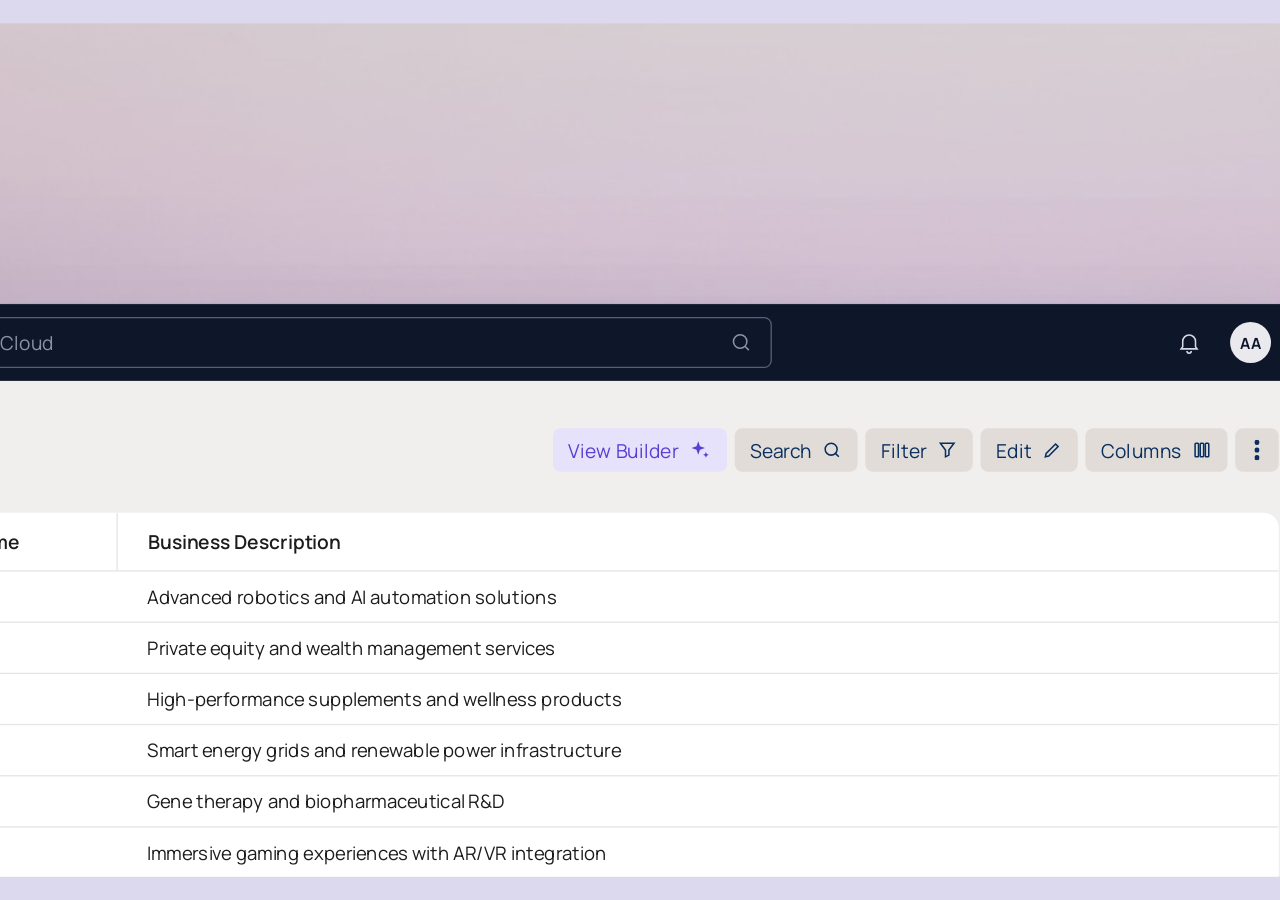
<file: assets/embed/nl-filter-cover.html>
<!DOCTYPE html>
<html lang="en">
<head>
<meta charset="utf-8">
<meta name="viewport" content="width=device-width, initial-scale=1, viewport-fit=cover">
<title>View Builder, case study thumbnail</title>
<style>
@font-face{font-family:'Manrope';font-style:normal;font-weight:400;font-display:block;src:url([data-uri]) format('woff2');}
@font-face{font-family:'Manrope';font-style:normal;font-weight:500;font-display:block;src:url([data-uri]) format('woff2');}
@font-face{font-family:'Manrope';font-style:normal;font-weight:600;font-display:block;src:url([data-uri]) format('woff2');}
@font-face{font-family:'Manrope';font-style:normal;font-weight:700;font-display:block;src:url([data-uri]) format('woff2');}
</style>
<style>
  :root {
    box-sizing: border-box;
    padding-top: env(safe-area-inset-top, 0px);
    padding-bottom: env(safe-area-inset-bottom, 0px);
    --page: #DCD9EE;
    --backdrop: #E6E3F4;
    --nav: #0E1729;
    --canvas: #F1EFEE;
    --white: #FFFFFF;
    --ink: #1C1C1F;
    --muted: #5E6270;
    --line: #E6E4E2;
    --btn: rgba(194, 184, 175, .35);
    --btn-ink: #082F5E;
    --vb-bg: #CBC4F7;
    --vb-ink: #5A3FD0;
    --bubble-ai: #ECEAFB;
    --bubble-me: #EEEEEE;
    --chip-line: #E2DDF8;
    --chip-ink: #5433C4;
    --send: #142A57;
    --link: #2E5BD8;
    --skel: #DCDCDC;
    --font: "Manrope", "Helvetica Neue", Arial, system-ui, sans-serif;
  }
  @media (prefers-color-scheme: dark) { :root:not([data-theme="light"]) { --page: #15131F; } }
  :root[data-theme="dark"] { --page: #15131F; }
  *, *::before, *::after { box-sizing: inherit; }
  html { height: 100%; scroll-padding-top: env(safe-area-inset-top, 0px); }
  body { margin: 0; height: 100%; background: var(--page); font-family: var(--font); overflow: hidden; }
  .fit { width: 100vw; height: 100%; position: relative; overflow: hidden; }

  .stage { width: 1800px; height: 1200px; flex: none; position: relative; overflow: hidden;
    background: var(--backdrop) url([data-uri]) center / cover no-repeat; color: var(--ink); transition: opacity .5s ease; }
  .stage.fade .app { opacity: .3; }
  .fit > .stage { position: absolute; left: 50%; top: 50%; transform-origin: center center; }

  .app { position: absolute; left: 140px; top: 182px; width: 1520px; height: 836px;
    background: var(--canvas); border-radius: 14px; overflow: hidden;
    box-shadow: 0 30px 70px -25px rgba(20, 16, 60, .35), 0 0 0 1px rgba(20, 16, 60, .06);
    display: grid; grid-template-rows: 60px 1fr; }

  /* Top nav */
  .nav { background: var(--nav); display: grid; grid-template-columns: 1fr 700px 1fr; align-items: center; padding: 0 20px; }
  .brand { display: flex; align-items: center; gap: 6px; color: #fff; }
  .wm { display: flex; flex-direction: column; line-height: 1; }
  .wm b { font-size: 21px; font-weight: 700; letter-spacing: .01em; }
  .wm span { font-size: 12.5px; margin-top: 2px; }
  .gsearch { height: 40px; border: 1px solid #56607A; border-radius: 6px; color: #8C93A6; font-size: 15px;
    display: flex; align-items: center; justify-content: space-between; padding: 0 14px; }
  .navr { display: flex; justify-content: flex-end; align-items: center; gap: 22px; color: #D6DAE4; }
  .avatar { width: 32px; height: 32px; border-radius: 50%; background: #E9E9EE; color: var(--nav);
    font-size: 12px; font-weight: 700; display: grid; place-items: center; }

  .body { display: grid; grid-template-columns: 60px 1fr 420px; gap: 0; min-height: 0; }
  /* The chat panel slides in on its own; nothing else on the page moves */
  .pwrap .panel { transition: transform .6s cubic-bezier(.2,.9,.3,1), opacity .35s ease; }
  .body.closed .pwrap .panel { transform: translateX(105%); opacity: 0; }
  /* Before View Builder opens, the table runs the full width of the window; it narrows as the panel arrives */
  .table, .title { transition: margin-right .6s cubic-bezier(.2,.9,.3,1); position: relative; z-index: 0; }
  .body.closed .table, .body.closed .title, .body.closed .tokens { margin-right: -426px; }
  .pwrap { min-width: 0; overflow: hidden; display: flex; }
  .pwrap .panel { flex: none; width: 406px; }
  .app { transform-origin: 0 0; transition: transform 1.1s cubic-bezier(.65,0,.25,1), opacity .2s ease; }
  .instant, .instant * { transition: none !important; }
  .intro-list { margin: 4px 0 0; padding-left: 22px; }
  .intro-list li { transition: color .25s ease; text-underline-offset: 3px; }
  .intro-list li.hl { color: var(--chip-ink); text-decoration: underline; }
  .nocam { transition: none !important; }
  /* Workflow continuity: hovering a step reveals return / save */
  .cthread { display: flex; flex-direction: column; gap: 10px; }
  .crow { display: flex; align-items: center; gap: 10px; margin: 0 -22px; padding: 6px 22px; transition: background-color .2s ease; }
  .crow .b { max-width: 80%; }
  .cact { margin-left: auto; width: 38px; height: 38px; border-radius: 8px; color: #2E5BD8; display: grid; place-items: center;
    position: relative; opacity: 0; transform: scale(.85); transition: opacity .2s ease, transform .25s cubic-bezier(.2,1.3,.4,1), background-color .2s ease; }
  .crow.hover .cact { opacity: 1; transform: none; }
  .cact.hot { background: #E7ECFB; }
  .cact.done { color: #1F8A5B; }
  .cact .tip { position: absolute; bottom: calc(100% + 8px); right: -4px; background: #1C1C1F; color: #fff; font-size: 13px; line-height: 1;
    padding: 7px 10px; border-radius: 6px; white-space: nowrap; opacity: 0; transform: translateY(4px); transition: opacity .2s ease, transform .2s ease; pointer-events: none; }
  .cact.hot .tip { opacity: 1; transform: none; }
  /* Panel-only scenes: just the View Builder chat, floating on the gradient */
  .panel-only .app { background: transparent; box-shadow: none; overflow: visible; }
  .panel-only .nav, .panel-only .rail, .panel-only .main { visibility: hidden; }
  .panel-only .pwrap { overflow: visible; }
  .panel-only .panel { box-shadow: 0 30px 70px -25px rgba(20, 16, 60, .35), 0 0 0 1px rgba(20, 16, 60, .06); }
  .later .sug { transition: box-shadow .3s ease, border-color .3s ease, opacity .3s ease, transform .35s cubic-bezier(.2,1.2,.4,1); }
  .later .sug.glow { border-color: #B9ACF3; box-shadow: 0 0 0 4px rgba(90,63,208,.14); }
  .token { transition: opacity .3s ease, transform .4s cubic-bezier(.2,1.2,.4,1), color .25s ease; }
  .token.dim { color: #8A8D96; }
  .token.removing { opacity: 0 !important; transform: scale(.9) !important; }
  .toggle { transition: background-color .22s ease; }
  .toggle::before { transition: opacity .18s ease; }
  .toggle::after { transition: transform .22s cubic-bezier(.4,0,.2,1); }
  .toggle.off { background: #C5C9D2; }
  .toggle.off::before { opacity: 0; }
  .toggle.off::after { transform: translateX(-28px); }
  .cursor { position: absolute; left: 0; top: 0; z-index: 20; pointer-events: none; opacity: 0;
    transition: transform .85s cubic-bezier(.5,0,.2,1), opacity .3s ease; }
  .cursor .ring { position: absolute; left: -14px; top: -14px; width: 28px; height: 28px; border-radius: 50%;
    border: 2px solid var(--vb-ink); opacity: 0; transform: scale(.3); }
  .cursor.click .ring { animation: ring .45s ease-out; }
  @keyframes ring { 0% { opacity: .9; transform: scale(.3); } 100% { opacity: 0; transform: scale(1.4); } }
  .rail { display: flex; flex-direction: column; align-items: center; gap: 22px; padding-top: 18px; color: #3B3F4A; }
  .add { width: 42px; height: 42px; border-radius: 8px; background: var(--send); color: #fff; display: grid; place-items: center; margin-bottom: 8px; }

  .main { padding: 18px 20px 16px 28px; display: flex; flex-direction: column; min-height: 0; }
  .title { display: flex; justify-content: space-between; align-items: center; height: 72px; margin-bottom: 12px; }
  .title h1 { font-size: 44px; font-weight: 700; margin: 0; letter-spacing: -0.015em; }
  .tools { display: flex; gap: 6px; }
  .tool { height: 34px; padding: 0 12px; border-radius: 6px; background: var(--btn); font-size: 15px;
    display: inline-flex; align-items: center; gap: 8px; color: var(--btn-ink); }
  /* Active filter: a count of the filters in play sits in a white chip on the button */
  .tool .count { display: none; min-width: 26px; height: 21px; padding: 0 6px; margin-left: 2px; border-radius: 4px; background: var(--white);
    color: #26262B; font-size: 14px; font-weight: 600; align-items: center; justify-content: center; }
  .tool.on .count { display: inline-flex; animation: countIn .28s cubic-bezier(.2,1.2,.4,1) 1; }
  @keyframes countIn { from { opacity: 0; transform: scale(.7); } to { opacity: 1; transform: none; } }
  .tool.vb { background: #E6E2FB; color: var(--vb-ink); transition: background-color .2s, transform .12s; }
  .tool.vb.active { background: var(--vb-bg); }
  .tool.vb.press { transform: scale(.92); }
  .tool.vb { transition: background-color .25s ease, box-shadow .3s ease, transform .15s ease; }
  .tool.vb.selected { background: #F3F1FC; box-shadow: 0 4px 10px -2px rgba(30, 24, 70, .35); transform: translateY(-1px); }
  .tool.vb { position: relative; }
  .tool.vb.halo { animation: halo 1.1s ease-out 1; }
  @keyframes halo { 0% { box-shadow: 0 0 0 0 rgba(90,63,208,.55); } 100% { box-shadow: 0 0 0 16px rgba(90,63,208,0); } }


  .table { background: var(--white); border-radius: 12px; flex: 1; display: flex; flex-direction: column; overflow: hidden; }
  .thead, .tr { display: grid; grid-template-columns: 260px 250px 1fr; align-items: center; }
  .thead { height: 46px; font-weight: 600; font-size: 15px; border-bottom: 1px solid var(--line); }
  .thead > div, .tr > div { padding: 0 24px; white-space: nowrap; overflow: hidden; text-overflow: ellipsis; }
  .thead { align-items: stretch; }
  .thead .hp { display: none; }
  .table.loading .thead .hl { display: none; }
  .table.loading .thead .hp { display: block; }
  .table:not(.loading) .thead .hl { animation: hfade .35s ease; }
  @keyframes hfade { from { opacity: 0; transform: translateY(4px); } to { opacity: 1; transform: none; } }
  .thead > div { display: flex; align-items: center; }
  .thead > div + div { border-left: 1px solid var(--line); }
  .rows { flex: 1; position: relative; }
  .tr { height: 40.07px; font-size: 14.5px; border-bottom: 1px solid var(--line); }
  .set { position: absolute; inset: 0; transition: opacity .35s ease; }
  .set.hidden { opacity: 0; pointer-events: none; }
  .set.results .tr { opacity: 0; transform: translateY(6px); transition: opacity .25s ease, transform .3s ease; }
  .set.results .tr.in { opacity: 1; transform: none; }
  .pill { height: 14px; width: 150px; border-radius: 8px;
    background: linear-gradient(90deg, var(--skel) 0%, #EDEDED 50%, var(--skel) 100%);
    background-size: 200% 100%; animation: shimmer 1.1s linear infinite; }
  @keyframes shimmer { from { background-position: 100% 0; } to { background-position: -100% 0; } }

  .tfoot { height: 50px; display: flex; align-items: center; justify-content: space-between; padding: 0 20px; font-size: 15px; background: var(--white); position: relative; z-index: 1; }
  .rpp { display: flex; align-items: center; gap: 12px; }
  .select { color: var(--btn-ink); width: 78px; height: 32px; border: 1px solid #8C8F99; border-radius: 6px; display: flex; align-items: center; justify-content: space-between; padding: 0 10px; }
  .pager { display: flex; align-items: center; gap: 8px; }
  .pbtn { width: 32px; height: 32px; border-radius: 6px; background: var(--btn); display: grid; place-items: center; color: var(--btn-ink); }

  /* View Builder panel */
  .panel { background: var(--white); margin: 14px 14px 14px 0; border-radius: 12px; padding: 22px 22px 16px;
    display: flex; flex-direction: column; min-height: 0; }
  .phead { display: flex; justify-content: space-between; align-items: flex-start; margin-bottom: 18px; }
  .powered { font-size: 13px; color: #4B3BA8; }
  .powered em { font-style: normal; color: #8A2B7A; }
  .phead h2 { font-size: 26px; font-weight: 600; margin: 2px 0 0; letter-spacing: -0.01em; }
  .x { color: var(--link); margin-top: 8px; }

  .convo { flex: 1; display: flex; flex-direction: column; gap: 10px; min-height: 0; overflow: hidden; }
  .b { border-radius: 8px; padding: 11px 14px; font-size: 15px; line-height: 1.45; max-width: 88%; }
  .ai { background: var(--bubble-ai); align-self: flex-start; }
  .me { background: var(--bubble-me); align-self: flex-end; }
  .sug { align-self: flex-start; border: 2px solid var(--chip-line); border-radius: 8px; padding: 7px 12px; font-size: 15px; color: var(--chip-ink); background: #fff; }
  .later { display: flex; flex-direction: column; align-items: flex-end; gap: 8px; margin-top: auto; }
  .later .sug { align-self: flex-end; }
  .cancel { align-self: flex-start; }

  .dots { display: inline-flex; gap: 7px; margin-left: 8px; vertical-align: 1px; }
  .dots i { width: 6px; height: 6px; border-radius: 50%; border: 1.5px solid var(--vb-ink); animation: pulse 1s infinite; }
  .dots i:nth-child(2) { animation-delay: .15s; } .dots i:nth-child(3) { animation-delay: .3s; }
  @keyframes pulse { 50% { background: var(--vb-ink); } }
  .fl { display: block; opacity: 0; transform: translateX(-6px); transition: opacity .3s ease, transform .35s ease; }
  .fl.on { opacity: 1; transform: none; }
  #workHead { display: block; margin-bottom: 6px; }

  /* Enter/exit helper */
  .pop { opacity: 0; transform: translateY(8px); transition: opacity .3s ease, transform .35s cubic-bezier(.2,1.2,.4,1); }
  .pop.in { opacity: 1; transform: none; }
  .gone { display: none !important; }

  .composer { display: flex; gap: 4px; align-items: stretch; margin-top: 12px; }
  .input { flex: 1; min-height: 46px; border: 1px solid #5D5B6E; border-radius: 6px; padding: 11px 12px; font-size: 15px; line-height: 1.45; color: var(--ink); transition: border-color .2s; }
  .input.focus { border-color: #2B57D6; }
  .input .ph { color: #7A7D86; }
  .caret { display: inline-block; width: 1.5px; height: 18px; background: var(--ink); vertical-align: -3px; animation: blink 1s steps(1) infinite; }
  @keyframes blink { 50% { opacity: 0; } }
  .send { width: 78px; border-radius: 6px; background: var(--send); color: #fff; font-size: 17px; display: grid; place-items: center; transition: transform .12s ease; }
  .send.press { transform: scale(.93); }
  .disc { display: flex; align-items: center; gap: 8px; font-size: 12.5px; margin-top: 8px; color: #2A2C33; }
  .disc .i { width: 15px; height: 15px; border-radius: 50%; background: #B7AEE8; color: #fff; font-size: 10px; display: grid; place-items: center; font-weight: 700; }
  .disc .dtx { flex: 1; }


  /* Filter tokens that appear after the view refreshes */
  .tokens { height: 0; overflow: hidden; border-bottom: 1px solid transparent;
    transition: height .35s cubic-bezier(.4,0,.2,1), margin .35s cubic-bezier(.4,0,.2,1), border-color .3s; }
  .tokens.open { margin-bottom: 14px; border-bottom-color: #DAD8D6; }
  .tokens-in { display: flex; flex-wrap: wrap; gap: 8px; align-items: center; padding-bottom: 12px; }
  .token:not(.shown), .hide-tokens:not(.shown) { display: none; }
  .token { background: var(--white); border-radius: 10px; padding: 6px 6px 6px 13px; font-size: 15px; color: #26262B;
    display: inline-flex; align-items: center; gap: 0; white-space: nowrap;
    opacity: 0; transform: translateY(-6px) scale(.97); transition: opacity .3s ease, transform .4s cubic-bezier(.2,1.2,.4,1); }
  .token.in { opacity: 1; transform: none; }
  .token .rm { color: #2B55C8; display: inline-flex; margin: 0 9px 0 12px; }
  .toggle { width: 52px; height: 24px; border-radius: 12px; background: #3163C9; position: relative; flex: none; }
  .toggle::before { content: ""; position: absolute; left: 9px; top: 6px; width: 12px; height: 6px;
    border-left: 1.6px solid #fff; border-bottom: 1.6px solid #fff; transform: rotate(-45deg); }
  .toggle::after { content: ""; position: absolute; right: 2.5px; top: 2.5px; width: 19px; height: 19px; border-radius: 50%; background: #fff; }
  .hide-tokens { color: var(--link); font-size: 16px; margin-left: 10px; opacity: 0; transition: opacity .3s ease; }
  .hide-tokens.in { opacity: 1; }
  .rows { overflow: hidden; }

  @media (prefers-reduced-motion: reduce) {
    .token, .tokens, .hide-tokens,
    .stage, .pop, .fl, .set, .set.results .tr, .send { transition: none !important; }
    .pill, .dots i, .caret { animation: none; }
  }
</style>
</head>
<body>
<div class="fit">
<div class="stage" id="stage" role="img" aria-label="Intapp View Builder: a user types a plain-English request and the Companies table filters to matching banks">
  <div class="app">
    <div class="nav">
      <div class="brand"><svg width="45" height="30" aria-hidden="true" viewBox="0 0 36 24" fill="none" xmlns="http://www.w3.org/2000/svg">
<path fill-rule="evenodd" clip-rule="evenodd" d="M9.53483 0.993548C10.1705 0.357893 11.0198 0.00534415 11.9172 0.00534415L11.9065 0.0106858C12.8093 0.0106858 13.6532 0.363234 14.2889 0.99889L16.1211 2.83107H16.1318L8.3757 10.7901C8.07122 11.0893 7.90563 11.4952 7.90563 11.9226C7.90563 12.3499 8.07122 12.7505 8.3757 13.055L16.1211 21.0033L14.2996 22.8516C13.6639 23.4872 12.8199 23.8398 11.9172 23.8398C11.0145 23.8398 10.1705 23.4872 9.53483 22.8516L0.988204 14.3049C0.352548 13.6693 0 12.8253 0 11.9226C0 11.0198 0.352548 10.1758 0.988204 9.54018L9.53483 0.993548ZM13.0443 2.24883C12.7398 1.94436 12.3499 1.78411 11.9172 1.78411C11.4845 1.78411 11.0946 1.94436 10.7901 2.24883L2.24349 10.7955C1.93902 11.0999 1.77877 11.4899 1.77877 11.9226C1.77877 12.3552 1.93902 12.7452 2.24349 13.0496L10.7901 21.5909C11.0946 21.8954 11.4845 22.0556 11.9172 22.0556C12.3499 22.0556 12.7398 21.8954 13.0443 21.5909L13.6372 20.9927L7.10973 14.2942C6.4901 13.6746 6.13755 12.8253 6.13755 11.9226C6.13755 11.0198 6.48476 10.1758 7.12575 9.53484L13.6426 2.8471L13.0443 2.24883Z" fill="#207CEC"/>
<path d="M19.1872 17.9479L17.9319 16.6926L17.9265 16.6819L21.5749 13.0336C21.874 12.7345 22.0396 12.3339 22.0396 11.9119C22.0396 11.4899 21.874 11.0892 21.5749 10.7901L17.9212 7.13643L19.1765 5.8758L22.8355 9.53483C23.4712 10.1705 23.8237 11.0145 23.8237 11.9172C23.8237 12.8199 23.4712 13.6639 22.8355 14.2996L19.1872 17.9479Z" fill="#207CEC"/>
<path d="M23.9466 1.78411C24.0534 1.78411 24.1603 1.79479 24.2671 1.81616C24.5716 1.87492 24.8493 2.02448 25.0737 2.24883L33.6203 10.7955C33.9194 11.0946 34.085 11.4792 34.085 11.9065V11.9386C34.085 12.3659 33.9194 12.7505 33.6203 13.0496L25.0737 21.5963C24.7692 21.9007 24.3793 22.061 23.9466 22.061C23.5139 22.061 23.124 21.9007 22.8302 21.6016L22.2319 20.9927L22.2479 20.9713L28.7434 14.3049C29.3844 13.6639 29.7316 12.8199 29.7316 11.9172C29.7316 11.0145 29.379 10.1651 28.7594 9.54552L22.2426 2.86312L22.2212 2.84175L22.8195 2.24349C23.124 1.93902 23.5139 1.77877 23.9466 1.77877M23.9466 0C23.0492 0 22.1999 0.352548 21.5642 0.988204L19.732 2.82039V2.82573L13.0283 9.52949C12.3926 10.1651 12.0401 11.0091 12.0401 11.9119C12.0401 12.8146 12.3926 13.6586 13.0283 14.2942L20.7523 22.0183L21.5696 22.8462C22.2052 23.4819 23.0492 23.8344 23.9519 23.8344C24.8547 23.8344 25.6986 23.4819 26.3343 22.8462L34.8809 14.2996C35.5166 13.6639 35.8691 12.8199 35.8691 11.9172C35.8691 11.0198 35.5166 10.1705 34.8809 9.53483L26.3343 0.993546C25.8589 0.518139 25.2606 0.197641 24.6143 0.0694414C24.3953 0.0267082 24.1763 0.00534164 23.9519 0.00534164L23.9466 0ZM20.9766 19.732L14.2836 13.039C13.9844 12.7398 13.8188 12.3392 13.8188 11.9172C13.8188 11.4952 13.9844 11.0946 14.2836 10.7955L20.9713 4.10772L27.4881 10.7848C27.7926 11.0893 27.9582 11.4899 27.9582 11.9172C27.9582 12.3445 27.7926 12.7505 27.4881 13.0496L20.9766 19.732Z" fill="url(#paint0_linear_858_14415)"/>
<defs>
<linearGradient id="paint0_linear_858_14415" x1="12.04" y1="11.9225" x2="35.8638" y2="11.9225" gradientUnits="userSpaceOnUse">
<stop stop-color="#207CEC"/>
<stop offset="0.15" stop-color="#2095E5"/>
<stop offset="0.4" stop-color="#21BADB"/>
<stop offset="0.63" stop-color="#21D5D4"/>
<stop offset="0.84" stop-color="#21E6D0"/>
<stop offset="1" stop-color="#22ECCF"/>
</linearGradient>
</defs>
</svg><div class="wm"><b>INTAPP</b><span>DealCloud</span></div></div>
      <div class="gsearch">Search DealCloud
        <svg width="18" height="18" viewBox="0 0 24 24" fill="none" stroke="currentColor" stroke-width="1.6"><circle cx="11" cy="11" r="7"/><path d="M20 20l-4-4"/></svg>
      </div>
      <div class="navr">
        <svg width="20" height="20" viewBox="0 0 24 24" fill="none" stroke="currentColor" stroke-width="1.44"><path d="M6 16V11a6 6 0 0112 0v5l1.5 2h-15z"/><path d="M10 20a2 2 0 004 0"/></svg>
        <div class="avatar">AA</div>
      </div>
    </div>

    <div class="body">
      <div class="rail">
        <div class="add"><svg width="20" height="20" viewBox="0 0 24 24" fill="none" stroke="currentColor" stroke-width="1.44"><path d="M12 5v14M5 12h14"/></svg></div>
        <svg width="22" height="22" viewBox="0 0 24 24" fill="none" stroke="currentColor" stroke-width="1.31"><rect x="3" y="3" width="7" height="9"/><rect x="14" y="3" width="7" height="5"/><rect x="14" y="12" width="7" height="9"/><rect x="3" y="16" width="7" height="5"/></svg>
        <svg width="22" height="22" viewBox="0 0 24 24" fill="none" stroke="currentColor" stroke-width="1.31"><rect x="4" y="4" width="16" height="16" rx="2"/><circle cx="12" cy="11" r="3"/></svg>
        <svg width="22" height="22" viewBox="0 0 24 24" fill="none" stroke="currentColor" stroke-width="1.31"><rect x="4" y="4" width="16" height="16" rx="2"/><circle cx="12" cy="11" r="3"/></svg>
        <svg width="22" height="22" viewBox="0 0 24 24" fill="none" stroke="currentColor" stroke-width="1.31"><circle cx="12" cy="12" r="3"/><path d="M12 2v3M12 19v3M2 12h3M19 12h3M4.9 4.9l2.1 2.1M17 17l2.1 2.1M4.9 19.1L7 17M17 7l2.1-2.1"/></svg>
      </div>

      <div class="main">
        <div class="title">
          <h1>Companies</h1>
          <div class="tools">
            <div class="tool vb" id="vbBtn">View Builder
              <svg width="18" height="18" viewBox="0 0 24 24" fill="currentColor"><path d="M10 3l1.8 5.2L17 10l-5.2 1.8L10 17l-1.8-5.2L3 10l5.2-1.8z"/><path d="M18 14l.9 2.1L21 17l-2.1.9L18 20l-.9-2.1L15 17l2.1-.9z"/></svg>
            </div>
            <div class="tool">Search <svg width="16" height="16" viewBox="0 0 24 24" fill="none" stroke="currentColor" stroke-width="1.8"><circle cx="11" cy="11" r="7"/><path d="M20 20l-4-4"/></svg></div>
            <div class="tool" id="filterBtn">Filter <svg width="16" height="16" viewBox="0 0 24 24" fill="none" stroke="currentColor" stroke-width="1.8"><path d="M4 4h16l-6 8v6l-4 2v-8z"/></svg><span class="count" id="filterCount"></span></div>
            <div class="tool">Edit <svg width="16" height="16" viewBox="0 0 24 24" fill="none" stroke="currentColor" stroke-width="1.8"><path d="M4 20l4-1 11-11-3-3L5 16z"/></svg></div>
            <div class="tool">Columns <svg width="16" height="16" viewBox="0 0 24 24" fill="none" stroke="currentColor" stroke-width="1.8"><rect x="4" y="4" width="4" height="16" rx="1"/><rect x="10" y="4" width="4" height="16" rx="1"/><rect x="16" y="4" width="4" height="16" rx="1"/></svg></div>
            <div class="tool" style="padding:0; width:34px; justify-content:center"><svg width="4" height="16" viewBox="0 0 4 16" fill="currentColor"><circle cx="2" cy="2" r="2"/><circle cx="2" cy="8" r="2"/><circle cx="2" cy="14" r="2"/></svg></div>
          </div>
        </div>

        <div class="tokens" id="tokens"><div class="tokens-in" id="tokensIn">
          <div class="token" id="tk1">Tier Equals Tier 1<span class="rm"><svg width="13" height="13" viewBox="0 0 24 24" fill="none" stroke="currentColor" stroke-width="2.22" stroke-linecap="round"><path d="M5 5l14 14M19 5L5 19"/></svg></span><span class="toggle"></span></div>
          <div class="token" id="tk2">Sub-Type Equals Investment Bank<span class="rm"><svg width="13" height="13" viewBox="0 0 24 24" fill="none" stroke="currentColor" stroke-width="2.22" stroke-linecap="round"><path d="M5 5l14 14M19 5L5 19"/></svg></span><span class="toggle"></span></div>
          <div class="token" id="tk3">Coverage Person(s) Equals Susan Cobb<span class="rm"><svg width="13" height="13" viewBox="0 0 24 24" fill="none" stroke="currentColor" stroke-width="2.22" stroke-linecap="round"><path d="M5 5l14 14M19 5L5 19"/></svg></span><span class="toggle"></span></div>
          <div class="token" id="tk4">Date/Time of Last Interaction Between 05/23/2026 - 09/23/2026<span class="rm"><svg width="13" height="13" viewBox="0 0 24 24" fill="none" stroke="currentColor" stroke-width="2.22" stroke-linecap="round"><path d="M5 5l14 14M19 5L5 19"/></svg></span><span class="toggle"></span></div>
          <span class="hide-tokens" id="tkHide">Hide Tokens</span>
        </div></div>

        <div class="table">
          <div class="thead"><div><span class="hl">Company Name</span><div class="pill hp" style="width:130px"></div></div><div><span class="hl">Account Short Name</span><div class="pill hp" style="width:150px"></div></div><div><span class="hl">Business Description</span><div class="pill hp" style="width:160px"></div></div></div>
          <div class="rows">
            <div class="set" id="allRows"></div>
            <div class="set hidden" id="skeleton"></div>
            <div class="set results hidden" id="results"></div>
          </div>
          <div class="tfoot">
            <div class="rpp">Rows per page <div class="select">50 <svg width="18" height="18" viewBox="0 0 24 24" fill="none" stroke="currentColor" stroke-width="1.6" stroke-linecap="round" stroke-linejoin="round"><path d="M6 9l6 6 6-6"/></svg></div></div>
            <div class="pager">Items 1 of 1&nbsp;
              <div class="pbtn"><svg width="18" height="18" viewBox="0 0 24 24" fill="none" stroke="currentColor" stroke-width="1.6" stroke-linecap="round" stroke-linejoin="round"><path d="M12 6l-6 6 6 6M18 6l-6 6 6 6"/></svg></div><div class="pbtn"><svg width="18" height="18" viewBox="0 0 24 24" fill="none" stroke="currentColor" stroke-width="1.6" stroke-linecap="round" stroke-linejoin="round"><path d="M15 6l-6 6 6 6"/></svg></div><div class="pbtn"><svg width="18" height="18" viewBox="0 0 24 24" fill="none" stroke="currentColor" stroke-width="1.6" stroke-linecap="round" stroke-linejoin="round"><path d="M9 6l6 6-6 6"/></svg></div><div class="pbtn"><svg width="18" height="18" viewBox="0 0 24 24" fill="none" stroke="currentColor" stroke-width="1.6" stroke-linecap="round" stroke-linejoin="round"><path d="M6 6l6 6-6 6M12 6l6 6-6 6"/></svg></div>
            </div>
          </div>
        </div>
      </div>

      <div class="pwrap"><div class="panel">
        <div class="phead">
          <div>
            <div class="powered">Powered by <em>Intapp Assist</em></div>
            <h2>View Builder</h2>
          </div>
          <svg class="x" width="22" height="22" viewBox="0 0 24 24" fill="none" stroke="currentColor" stroke-width="1.31"><path d="M5 5l14 14M19 5L5 19"/></svg>
        </div>

        <div class="convo" id="convo">
          <div class="b ai intro" id="intro">Type what you’re looking for, and I’ll help you create the view. Here are some examples to get you started.
            <ul class="intro-list"><li>Show me companies in San Francisco, CA</li><li>Show companies created this month</li></ul></div>

          <div class="b me pop gone" id="ask">show me Tier A banks who we haven’t talked to in 4 months</div>
          <div class="b ai pop gone" id="work">
            <span id="workHead">Setting filters<span class="dots" id="dots"><i></i><i></i><i></i></span></span>
            <span class="fl">Tier = Tier 1</span>
            <span class="fl">Date/Time of Last Interaction = Between 05/23/26 – 09/23/26</span>
            <span class="fl">Coverage Person(s) = Susan Cobb</span>
            <span class="fl">Sub-type = Investment Bank</span>
          </div>
          <div class="sug cancel pop gone" id="cancel">Cancel</div>
          <div class="b ai pop gone" id="done">Done, I updated the view with your filters. What would you like to do next?</div>

          <div class="later" id="later">
            <div class="sug pop">This is not the view I want</div>
            <div class="sug pop">Revert back to the default view</div>
            <div class="sug pop">Save this view</div>
          </div>
        </div>

        <div class="composer">
          <div class="input" id="input"><span class="ph">Tell me what you are looking for</span></div>
          <div class="send" id="send">Send</div>
        </div>
        <div class="disc"><span class="i">i</span><span class="dtx">AI responses can be inaccurate or misleading</span></div>
      </div></div>
    </div>
    <div class="cursor" id="cursor" aria-hidden="true"><span class="ring"></span>
      <svg width="26" height="30" viewBox="0 0 26 30"><path d="M2 2l20 12-9 2-4 9z" fill="#1C1C1F" stroke="#fff" stroke-width="2" stroke-linejoin="round"/></svg>
    </div>
  </div>
</div>
</div>

<script>
  const $ = id => document.getElementById(id);
  const stage = $('stage');
  // ?scene= picks which moment to play: cover (default), guidance, loading, filters
  const SCENE = new URLSearchParams(location.search).get('scene') || 'cover';
  const W = { cover: 1800, guidance: 960, loading: 960, filters: 1800, continuity: 1800 }[SCENE] || 1800, H = 1200;
  stage.style.width = W + 'px'; stage.style.height = H + 'px';
  document.querySelector('.app').style.left = (W - 1520) / 2 + 'px';
  document.querySelector('.app').style.top = (H - 836) / 2 + 'px';

  let S = 1;
  function fit() {
    S = Math.min(window.innerWidth / W, window.innerHeight / H);
    stage.style.transform = `translate(-50%, -50%) scale(${S})`;
  }
  const app = document.querySelector('.app');
  const bodyEl = document.querySelector('.body');
  const cursor = $('cursor');
  // Centre of an element in the app's own (unzoomed) coordinates
  function pos(el) {
    const a = app.getBoundingClientRect(), r = el.getBoundingClientRect();
    return { x: (r.left + r.width / 2 - a.left) / S, y: (r.top + r.height / 2 - a.top) / S };
  }
  const moveCursor = p => { cursor.style.transform = `translate(${p.x}px, ${p.y}px)`; };
  async function click(btn) {
    cursor.classList.remove('click'); void cursor.offsetWidth; cursor.classList.add('click');
    if (btn) { btn.classList.add('press'); await wait(130); btn.classList.remove('press'); }
  }
  // Zoom so the chat panel is centred left-to-right, at the input's height
  function zoomTo(p, z) {
    app.style.transform = `translate(${760 - z * p.x}px, ${418 - z * p.y}px) scale(${z})`;
  }
  window.addEventListener('resize', fit); fit();

  // Table data
  const all = [
    ['Zenith Dynamics','ZEN_DYN','Advanced robotics and AI automation solutions'],
    ['Bluehaven Capital','BH_CAP','Private equity and wealth management services'],
    ['Apex Nutraceuticals','APX_NUTRA','High-performance supplements and wellness products'],
    ['Quantum Grid Solutions','QG_SOL','Smart energy grids and renewable power infrastructure'],
    ['Lumina Biotech','LUM_BIO','Gene therapy and biopharmaceutical R&D'],
    ['NovaVerse Games','NVG','Immersive gaming experiences with AR/VR integration'],
    ['CloudNest Systems','CN_SYS','Cloud-based enterprise IT infrastructure solutions'],
    ['HarborView Logistics','HV_LOG','Global freight and supply chain optimization'],
    ['Ember Security','EMB_SEC','Cybersecurity threat intelligence and protection services'],
    ['Synergy Health Partners','SYN_HP','Healthcare consulting and telemedicine solutions'],
    ['Orion Aerospace','ORI_AERO','Aerospace engineering and satellite communications'],
    ['Titan Forge Industries','TFI','Heavy machinery manufacturing and industrial automation'],
    ['Summit Legal Advisors','SUM_LEGAL','Corporate law and regulatory compliance services'],
    ['Stellar Retail Group','STELLAR_RET','E-commerce and omnichannel retail operations'],
    ['Atlas Construction','ATL_CON','Large-scale commercial and residential construction'],
    ['Foresight Data Analytics','FORS_DA','Big data analytics and business intelligence solutions']
  ];
  const banks = [
    ['Northgate Bank','NG_BANK','Corporate and investment banking'],
    ['Crescent Ridge Partners','CRP_IB','Middle-market M&A advisory'],
    ['Harborline Securities','HRB_SEC','Capital markets and debt advisory'],
    ['Keystone Merchant Bank','KEY_MB','Merchant banking and restructuring']
  ];
  const row = r => `<div class="tr"><div>${r[0]}</div><div>${r[1]}</div><div>${r[2]}</div></div>`;
  $('allRows').innerHTML = all.map(row).join('');
  $('results').innerHTML = banks.map(row).join('');
  $('skeleton').innerHTML = all.map(() => '<div class="tr"><div><div class="pill"></div></div><div><div class="pill"></div></div><div><div class="pill" style="width:300px"></div></div></div>').join('');

  const wait = ms => new Promise(r => setTimeout(r, ms));
  const show = async el => { el.classList.remove('gone'); await wait(20); el.classList.add('in'); };
  const reduced = window.matchMedia('(prefers-reduced-motion: reduce)').matches;
  const text = 'show me Tier A banks who we haven’t talked to in 4 months';

  function reset() {
    stage.classList.add('instant');
    bodyEl.classList.add('closed');
    app.style.transform = '';
    $('vbBtn').classList.remove('active');
    cursor.style.opacity = 0;
    moveCursor({ x: 700, y: 520 });
    $('tokens').classList.remove('open');
    $('tokens').style.height = '0px';
    document.querySelectorAll('.token, .hide-tokens').forEach(e => e.classList.remove('in', 'shown'));
    $('vbBtn').classList.remove('halo', 'selected', 'active');
    void stage.offsetWidth;
    stage.classList.remove('instant');
    document.querySelectorAll('.intro').forEach(e => e.classList.remove('gone'));
    ['ask','work','cancel','done'].forEach(id => $(id).classList.add('gone'));
    document.querySelectorAll('.pop').forEach(e => e.classList.remove('in'));
    document.querySelectorAll('.fl').forEach(e => e.classList.remove('on'));
    $('workHead').innerHTML = 'Setting filters<span class="dots"><i></i><i></i><i></i></span>';
    $('input').innerHTML = '<span class="ph">Tell me what you are looking for</span>';
    $('input').classList.remove('focus');
    $('allRows').classList.remove('hidden');
    $('skeleton').classList.add('hidden'); document.querySelector('.table').classList.remove('loading');
    $('results').classList.add('hidden');
    document.querySelectorAll('#results .tr').forEach(e => e.classList.remove('in'));
    $('tokens').classList.remove('open');
    $('tokens').style.height = '0px';
    document.querySelectorAll('.token, .hide-tokens').forEach(e => e.classList.remove('in', 'shown'));
  }

  // Add one token: the row grows smoothly to fit it (and again when a second row starts), then it fades in
  async function reveal(el, animated = true) {
    if (el.classList.contains('shown')) return;
    el.classList.add('shown');
    $('tokens').classList.add('open');
    $('tokens').style.height = $('tokensIn').offsetHeight + 'px';
    if (animated) await wait(60);
    el.classList.add('in');
  }

  async function finish(animated) {
    $('workHead').textContent = 'Got it! I’m setting up these filters in the view:';
    $('cancel').classList.add('gone');
    for (const t of document.querySelectorAll('.token, .hide-tokens')) { const was = t.classList.contains('shown'); await reveal(t, animated); if (animated && !was) await wait(150); }
    if (animated) await wait(250);
    // Tokens are in: now the column headers come back, then the rows
    document.querySelector('.table').classList.remove('loading');
    if (animated) await wait(250);
    $('skeleton').classList.add('hidden');
    $('results').classList.remove('hidden');
    for (const r of document.querySelectorAll('#results .tr')) { r.classList.add('in'); if (animated) await wait(60); }
    if (animated) await wait(150);
    await show($('done'));
    for (const s of document.querySelectorAll('#later .sug')) { s.classList.add('in'); if (animated) await wait(140); }
  }

  async function run() {
    while (true) {
      window.dispatchEvent(new Event('loopstart'));
      reset();
      stage.classList.remove('fade');
      await wait(400);

      // Camera pushes in on View Builder, it pulses, gets clicked
      const vb = $('vbBtn');
      zoomTo(pos(vb), 1.8);
      await wait(850);
      vb.classList.add('halo');
      await wait(600);
      vb.classList.add('press'); await wait(120); vb.classList.remove('press');
      vb.classList.add('selected');
      setTimeout(() => vb.classList.remove('selected'), 700);

      // Straight after the glow: pull back, panel slides in, table narrows
      app.style.transform = '';
      bodyEl.classList.remove('closed');
      await wait(1100);

      // Zoom in on the input, centred
      const input = $('input');
      input.classList.add('focus');
      zoomTo({ x: pos(document.querySelector('.panel')).x, y: pos(input).y }, 2);
      await wait(1150);
      input.innerHTML = '<span id="typed"></span><span class="caret"></span>';
      await wait(300);
      const typed = $('typed');
      for (const ch of text) { typed.textContent += ch; await wait(ch === ' ' ? 35 : 22 + Math.random() * 16); }
      await wait(450);

      // Send, then zoom back out
      $('send').classList.add('press'); await wait(140); $('send').classList.remove('press');
      await wait(200);
      app.style.transform = '';
      input.classList.remove('focus');
      input.innerHTML = '<span class="ph">Tell me what you are looking for</span>';
      document.querySelectorAll('.intro').forEach(e => e.classList.add('gone'));
      await show($('ask'));
      await wait(700);

      // Assist works out the filters, table loads
      $('allRows').classList.add('hidden');
      $('skeleton').classList.remove('hidden'); document.querySelector('.table').classList.add('loading');
      await show($('work'));
      await show($('cancel'));
      await wait(250);
      for (const f of document.querySelectorAll('.fl')) { f.classList.add('on'); await wait(280); }
      await wait(250);

      await finish(true);
      await wait(3400);
      stage.classList.add('fade');
      await wait(220);
    }
  }

  // ---------- Scenes ----------
  const RM = document.querySelector('#tk1 .rm').outerHTML + '<span class="toggle"></span>';
  const TIER = {
    ask: 'show me Tier A banks who we haven’t talked to in 4 months',
    lines: ['Tier = Tier 1', 'Date/Time of Last Interaction = Between 05/23/26 – 09/23/26', 'Coverage Person(s) = Susan Cobb', 'Sub-type = Investment Bank'],
    tokens: ['Tier Equals Tier 1', 'Sub-Type Equals Investment Bank', 'Coverage Person(s) Equals Susan Cobb', 'Date/Time of Last Interaction Between 05/23/2026 - 09/23/2026'],
    rows: banks
  };
  const SF = {
    ask: 'Show me companies in San Francisco, CA',
    lines: ['City = San Francisco', 'State = CA'],
    tokens: ['City Equals San Francisco', 'State Equals CA'],
    rows: [all[4], all[5], all[6], all[8], all[15]]
  };
  const moreBanks = [
    ['Pinecrest Capital Markets', 'PCM', 'Equity capital markets'],
    ['Bayview Investment Bank', 'BAY_IB', 'Sell-side M&A advisory'],
    ['Ironwood Securities', 'IRN_SEC', 'Leveraged finance and syndication'],
    ['Meridian Merchant Partners', 'MMP', 'Restructuring advisory'],
    ['Silverline Bank', 'SLV_BANK', 'Corporate and commercial banking']
  ];

  function setContent(c) {
    $('ask').textContent = c.ask;
    $('work').innerHTML = '<span id="workHead"></span>' + c.lines.map(l => `<span class="fl">${l}</span>`).join('');
    $('tokensIn').innerHTML = c.tokens.map((t, i) => `<div class="token" id="tk${i + 1}">${t}${RM}</div>`).join('') +
      '<span class="hide-tokens" id="tkHide">Hide Tokens</span>';
    $('results').innerHTML = c.rows.map(row).join('');
  }

  // Keep the Filter button's count in step with the tokens: shown, and not switched off
  const syncFilterCount = () => {
    const n = document.querySelectorAll('#tokensIn .token.shown:not(.dim):not(.removing)').length;
    const btn = $('filterBtn'), on = n > 0;
    if (on) $('filterCount').textContent = n;
    if (btn.classList.contains('on') !== on) btn.classList.toggle('on', on);
  };
  new MutationObserver(syncFilterCount).observe($('tokensIn'), { subtree: true, childList: true, attributes: true, attributeFilter: ['class'] });

  let camZ = 1;
  function setCam(p, z, instant) {
    camZ = z;
    if (instant) app.classList.add('nocam');
    zoomTo(p, z);
    if (instant) { void app.offsetWidth; app.classList.remove('nocam'); }
  }
  // Element centre in the app's own coordinates, whatever the camera zoom
  const at = el => { const p = pos(el); return { x: p.x / camZ, y: p.y / camZ }; };

  // Set everything up without animation: panel open, camera framed
  async function stageSetup(cam, fn) {
    stage.classList.add('instant');
    if (SCENE !== 'filters') bodyEl.classList.remove('closed');
    setCam(cam.p, cam.z, true);
    if (fn) await fn();
    void stage.offsetWidth;
    stage.classList.remove('instant');
  }
  const openAsk = () => {
    document.querySelectorAll('.intro').forEach(e => e.classList.add('gone'));
    $('ask').classList.remove('gone'); $('ask').classList.add('in');
  };
  const startLoading = () => {
    $('allRows').classList.add('hidden');
    $('skeleton').classList.remove('hidden'); document.querySelector('.table').classList.add('loading');
  };
  async function refreshRows(rows) {
    $('results').classList.add('hidden'); $('skeleton').classList.remove('hidden');
    await wait(450);
    $('results').innerHTML = rows.map(row).join('');
    $('skeleton').classList.add('hidden'); $('results').classList.remove('hidden');
    for (const r of document.querySelectorAll('#results .tr')) { r.classList.add('in'); await wait(40); }
  }
  async function cursorTo(el, dx = 0, dy = 0) {
    const p = at(el); moveCursor({ x: p.x + dx, y: p.y + dy }); await wait(900);
  }
  const endLoop = async hold => { await wait(hold); cursor.style.opacity = 0; stage.classList.add('fade'); await wait(220); };

  // Framing: the chat panel with a slice of the table beside it, or the tokens and table
  const CAM_PANEL = { p: { x: 1303, y: 448 }, z: 1.45 };
  const CAM_TOKENS = { p: { x: 760, y: 418 }, z: 1.1 };
  if (SCENE === 'guidance' || SCENE === 'loading') stage.classList.add('panel-only');

  const scenes = {
    cover: { run, still() {
      document.querySelectorAll('.intro').forEach(e => e.classList.add('gone'));
      ['ask', 'work'].forEach(id => { $(id).classList.remove('gone'); $(id).classList.add('in'); });
      document.querySelectorAll('.fl').forEach(e => e.classList.add('on'));
      $('allRows').classList.add('hidden');
      finish(false);
    }},

    // Suggested prompts show people what they can ask; new suggestions follow the result
    guidance: {
      label: 'View Builder sets filters for a request and returns results with follow-up suggestions',
      async run() {
        while (true) {
          // starts mid-way: the request is in and the filters are being set
          setContent(SF); reset();
          await stageSetup(CAM_PANEL, () => {
            openAsk(); startLoading();
            ['work', 'cancel'].forEach(id => { $(id).classList.remove('gone'); $(id).classList.add('in'); });
            document.querySelectorAll('.fl').forEach(e => e.classList.add('on'));
          });
          stage.classList.remove('fade');
          await wait(1100);
          await finish(true);
          await wait(500);
          for (const sug of document.querySelectorAll('#later .sug')) { sug.classList.add('glow'); await wait(650); sug.classList.remove('glow'); }
          await endLoop(1400);
        }
      },
      still() {
        setContent(SF); reset(); stageSetup(CAM_PANEL, async () => {
          openAsk();
          $('work').classList.remove('gone'); $('work').classList.add('in');
          document.querySelectorAll('.fl').forEach(e => e.classList.add('on'));
          await finish(false);
        });
      }
    },

    // Between asking and answering: reasoning in the chat, the table loading
    loading: {
      label: 'While View Builder works out the filters, the chat lists them one by one and the table shows a loading state',
      async run() {
        while (true) {
          setContent(TIER); reset();
          await stageSetup(CAM_PANEL, openAsk);
          stage.classList.remove('fade');
          await wait(700);
          startLoading();
          await show($('work')); await show($('cancel'));
          await wait(500);
          for (const f of document.querySelectorAll('.fl')) { f.classList.add('on'); await wait(520); }
          await wait(1600);
          await finish(true);
          await endLoop(2000);
        }
      },
      still() {
        setContent(TIER); reset(); stageSetup(CAM_PANEL, () => {
          openAsk(); startLoading();
          ['work', 'cancel'].forEach(id => { $(id).classList.remove('gone'); $(id).classList.add('in'); });
          document.querySelectorAll('.fl').forEach(e => e.classList.add('on'));
        });
      }
    },

    // Generated filters are ordinary tokens: switch one off, remove one, the table follows
    filters: {
      label: 'Generated filters appear as editable tokens; switching one off updates the table',
      async run() {
        while (true) {
          setContent(TIER); reset();
          await stageSetup(CAM_TOKENS, async () => {
            openAsk();
            $('work').classList.remove('gone'); $('work').classList.add('in');
            document.querySelectorAll('.fl').forEach(e => e.classList.add('on'));
            $('allRows').classList.add('hidden');
            await finish(false);
            moveCursor({ x: 620, y: 560 });
          });
          stage.classList.remove('fade');
          await wait(900);
          cursor.style.opacity = 1;

          // Switch off "Coverage Person(s)": more banks show up
          const t3 = $('tk3');
          await cursorTo(t3.querySelector('.toggle'), 6, 4);
          await click();
          t3.querySelector('.toggle').classList.add('off'); t3.classList.add('dim');
          await refreshRows([...banks, ...moreBanks.slice(0, 3)]);
          await endLoop(2600);
        }
      },
      still() {
        setContent(TIER); reset(); stageSetup(CAM_TOKENS, async () => {
          openAsk(); $('allRows').classList.add('hidden'); await finish(false);
        });
      }
    }
  };


  // ---------- Workflow continuity: hover a step to return to it, or save the latest view ----------
  const ICON_RETURN = '<svg width="22" height="22" viewBox="0 0 24 24" fill="none" stroke="currentColor" stroke-width="1.31" stroke-linecap="round" stroke-linejoin="round"><path d="M4 5v5h5"/><path d="M5.5 14.5A7.5 7.5 0 1 0 6.3 7.4L4 10"/></svg>';
  const ICON_SAVE = '<svg width="22" height="22" viewBox="0 0 24 24" fill="none" stroke="currentColor" stroke-width="1.31" stroke-linejoin="round"><path d="M5 4h11l3 3v12a1 1 0 0 1-1 1H6a1 1 0 0 1-1-1V4z"/><path d="M8 4v5h7V4"/><rect x="8" y="13" width="8" height="5" rx=".5"/></svg>';
  const ICON_CHECK = '<svg width="22" height="22" viewBox="0 0 24 24" fill="none" stroke="currentColor" stroke-width="1.31" stroke-linecap="round" stroke-linejoin="round"><path d="M5 12.5l4.5 4.5L19 7.5"/></svg>';
  const MINE = [all[0], all[3], all[5], all[6], all[8], all[15], all[1], all[9], all[12], all[7]];
  const MINE_TECH = [all[0], all[3], all[5], all[6], all[8], all[15]];
  const CONT = {
    ask: '', lines: [],
    tokens: ['Account Owner Equals Erin Lee', 'Industry Includes Technology'],
    rows: MINE_TECH
  };
  function buildThread() {
    const old = $('cthread'); if (old) old.remove();
    [...$('convo').children].forEach(c => c.classList.add('gone'));
    const t = document.createElement('div');
    t.className = 'cthread'; t.id = 'cthread';
    t.innerHTML = `
      <div class="b me">Show me my companies</div>
      <div class="crow" id="rowA"><div class="b ai">Got it! I’m setting up these filters in the view:<br>“Account owner” = “Erin Lee”</div>
        <span class="cact" id="actA">${ICON_RETURN}<span class="tip">Return to this view</span></span></div>
      <div class="b me">Show me only technology companies</div>
      <div class="crow" id="rowB"><div class="b ai">Got it! I’m setting up these filters in the view:<br>“Industry” includes “Technology”</div>
        <span class="cact" id="actB">${ICON_SAVE}<span class="tip">Save this view</span></span></div>
      <div class="b ai">Done, I updated the view with your filters. What would you like to do next?</div>`;
    $('convo').prepend(t);
  }
  const CAM_CONT = { p: { x: 760, y: 418 }, z: 1.18 };
  async function contSetup() {
    setContent(CONT); reset(); buildThread();
    await stageSetup(CAM_CONT, () => {
      $('allRows').classList.add('hidden');
      document.querySelectorAll('.token').forEach(t => { t.classList.add('shown', 'in'); });
      $('tokens').classList.add('open');
      $('tokens').style.height = $('tokensIn').offsetHeight + 'px';
      $('results').classList.remove('hidden');
      document.querySelectorAll('#results .tr').forEach(r => r.classList.add('in'));
      moveCursor({ x: 1000, y: 640 });
    });
  }
  scenes.continuity = {
    label: 'Hovering a step in the View Builder chat shows a button to return to that view, or to save the latest one',
    async run() {
      while (true) {
        await contSetup();
        stage.classList.remove('fade');
        await wait(900);
        cursor.style.opacity = 1;
        const rowA = $('rowA'), rowB = $('rowB'), actA = $('actA'), actB = $('actB');

        // Hover the latest step: the save button appears
        await cursorTo(rowB.querySelector('.b'), 40, 6);
        rowB.classList.add('hover');
        await wait(500);
        await cursorTo(actB, 2, 4);
        actB.classList.add('hot');
        await wait(700);
        await click();
        actB.innerHTML = ICON_CHECK + '<span class="tip">View saved</span>';
        actB.classList.add('done');
        await wait(1400);

        // Hover an earlier step: the return button appears
        rowB.classList.remove('hover'); actB.classList.remove('hot');
        await cursorTo(rowA.querySelector('.b'), 40, 6);
        rowA.classList.add('hover');
        await wait(500);
        await cursorTo(actA, 2, 4);
        actA.classList.add('hot');
        await wait(700);
        await click();

        // Back to that view: the technology filter drops off and the table widens
        const t2 = $('tk2');
        t2.classList.add('removing');
        await wait(300);
        t2.classList.remove('shown', 'in', 'removing');
        $('tokens').style.height = $('tokensIn').offsetHeight + 'px';
        await refreshRows(MINE);
        await wait(500);
        actA.classList.remove('hot'); rowA.classList.remove('hover');
        cursor.style.opacity = 0;
        await endLoop(1600);
      }
    },
    still() { contSetup().then(() => { $('rowB').classList.add('hover'); $('actB').classList.add('hot'); }); }
  };

  const sc = scenes[SCENE] || scenes.cover;
  if (sc.label) stage.setAttribute('aria-label', sc.label);
  if (reduced) sc.still(); else sc.run();
</script>
</body>
</html>
</file>
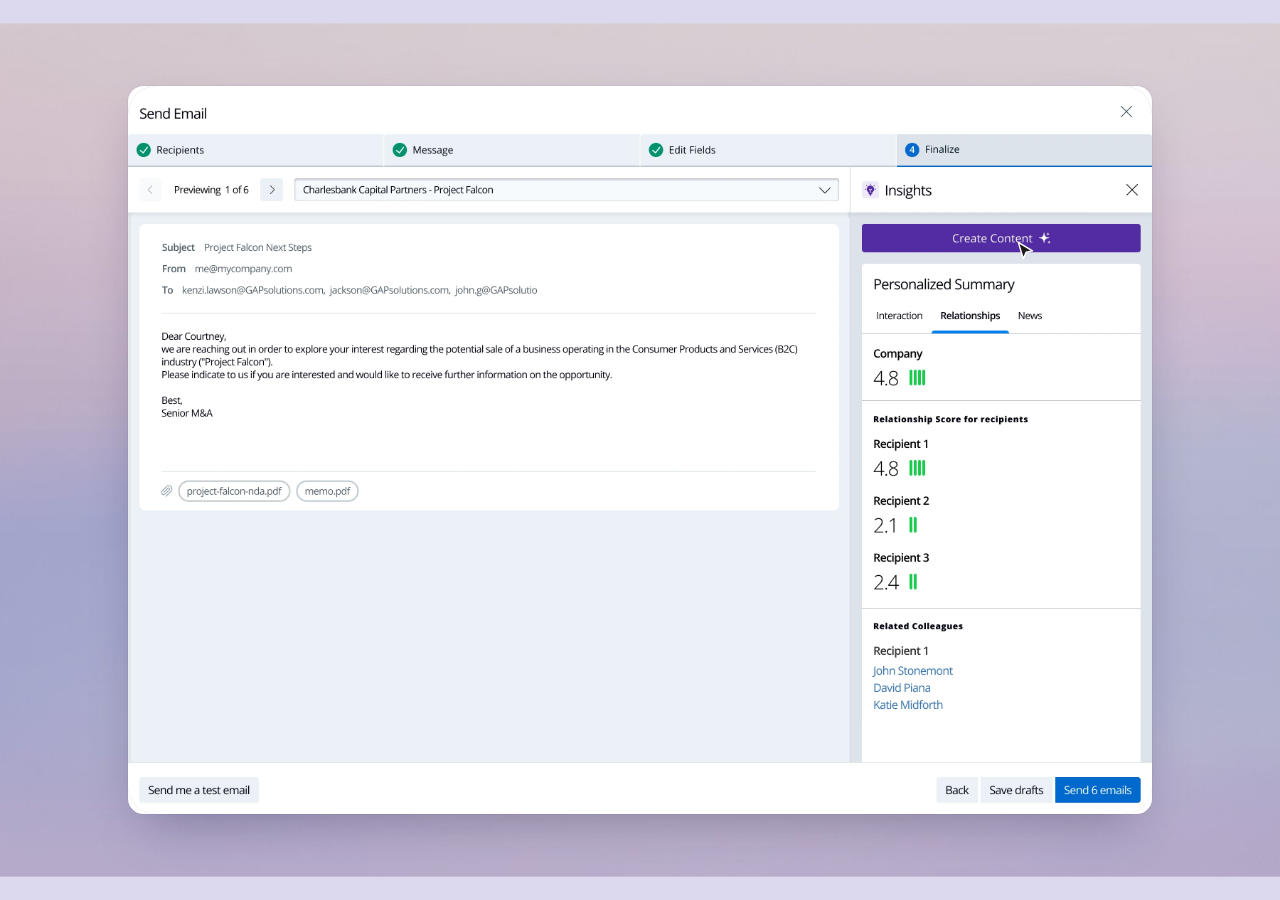
<file: assets/embed/outreach.html>
<!DOCTYPE html>
<html lang="en">
<head>
<meta charset="utf-8">
<meta name="viewport" content="width=device-width, initial-scale=1">
<title>AI Applied Outreach, motion</title>
<style>
@font-face{font-family:'Open Sans';font-weight:400;src:url([data-uri]) format('woff2');}

  *, *::before, *::after { box-sizing: border-box; }
  html, body { margin: 0; height: 100%; background: #DCD9EE; overflow: hidden; }
  .fit { width: 100vw; height: 100%; position: relative; overflow: hidden; }
  .stage { position: absolute; left: 50%; top: 50%; transform-origin: center; width: 1800px; height: 1200px; overflow: hidden;
    background: #E6E3F4 url([data-uri]) center / cover no-repeat; font-family: "Open Sans", Arial, sans-serif; }
  .instant, .instant * { transition: none !important; }
  /* The window is the real Email Preview design (1440 x 1024) with the moving parts on top */
  .win { position: absolute; left: 180px; top: 88px; width: 1440px; height: 1024px; border-radius: 22px; overflow: hidden;
    box-shadow: 0 30px 70px -25px rgba(20,16,60,.35), 0 0 0 1px rgba(20,16,60,.06); transform-origin: 0 0; transition: transform 1.1s cubic-bezier(.65,0,.25,1); }
  .nocam { transition: none !important; }
  .base { position: absolute; inset: 0; width: 1440px; height: 1024px; }
  .fixDivider { position: absolute; left: 1012px; top: 114px; width: 6px; height: 64px; background: #FFFFFF; }
  /* the header's bottom shadow, borrowed from just right of the divider */
  .fixShadow { clip-path: inset(178px 414px 838px 1020px); transform: translateX(-8px); }
  /* below the header: plain backgrounds either side of one thin, light divider */
  .fixCol { position: absolute; left: 1012px; top: 186px; width: 6px; height: 765px; background: linear-gradient(90deg, #ECF1F6 0 3px, #DDE3EA 3px); }
  .divLine { position: absolute; left: 1014.5px; top: 114px; width: 1px; height: 837px; background: #D3D9E0; }
  /* the Personalized Summary card runs down to the footer */
  .insFull { position: absolute; left: 1032px; top: 895px; width: 392px; height: 56px; background: #FFFFFF; }
  /* rows 300-324 of the same columns, moved up over the scrollbar mark at 254-278 */
  .fixScroll { clip-path: inset(299px 418px 700px 998px); transform: translateY(-45px); }
  /* Create Content, busy */
  .busy { position: absolute; left: 1032px; top: 194px; width: 392px; height: 40px; background: #522BA2; border-radius: 3px; color: #fff; font-size: 16px;
    display: flex; align-items: center; justify-content: center; gap: 10px; opacity: 0; transition: opacity .2s ease; }
  .busy.on { opacity: 1; }
  .busy .sp { width: 16px; height: 16px; border-radius: 50%; border: 2px solid rgba(255,255,255,.4); border-top-color: #fff; animation: spin .8s linear infinite; }
  @keyframes spin { to { transform: rotate(360deg); } }
  .press { position: absolute; left: 1032px; top: 194px; width: 392px; height: 40px; border-radius: 3px; background: rgba(0,0,0,.18); opacity: 0; transition: opacity .12s; }
  .press.on { opacity: 1; }
  /* The email body: generic text in the design, rewritten here */
  .body { position: absolute; left: 40px; top: 338px; width: 936px; height: 196px; background: #fff; padding: 5px 7px 0; opacity: 0; transition: opacity .35s ease; }
  .body.on { opacity: 1; }
  .skel { position: absolute; inset: 10px 7px auto; display: flex; flex-direction: column; gap: 13px; opacity: 0; transition: opacity .3s; }
  .skel.on { opacity: 1; }
  .skel i { height: 12px; border-radius: 6px; background: linear-gradient(90deg, #E9E4F7 0%, #F6F3FD 50%, #E9E4F7 100%); background-size: 200% 100%; animation: shimmer 1.1s linear infinite; }
  @keyframes shimmer { from { background-position: 100% 0; } to { background-position: -100% 0; } }
  .text { font-size: 13px; line-height: 18px; color: #00010C; white-space: pre-wrap; }
  .text .w { opacity: 0; transition: opacity .18s ease; }
  .text .w.in { opacity: 1; }
  .text mark { background: transparent; color: inherit; border-radius: 3px; transition: background-color .5s ease, box-shadow .5s ease; }
  .text mark.lit { background: #EFEBF9; box-shadow: 0 0 0 2px #EFEBF9; }
  .cursor { position: absolute; left: 0; top: 0; z-index: 40; pointer-events: none; opacity: 0; transition: transform .85s cubic-bezier(.5,0,.2,1), opacity .3s ease; }
  .cursor .ring { position: absolute; left: -14px; top: -14px; width: 28px; height: 28px; border-radius: 50%; border: 2px solid #6337BF; opacity: 0; transform: scale(.3); }
  .cursor.click .ring { animation: ring .45s ease-out; }
  @keyframes ring { 0% { opacity: .9; transform: scale(.3); } 100% { opacity: 0; transform: scale(1.4); } }
  @media (prefers-reduced-motion: reduce) { .stage, .stage * { transition: none !important; animation: none !important; } }
</style>
</head>
<body>
<div class="fit">
<div class="stage" id="stage" role="img" aria-label="AI Applied Outreach: one click on Create Content turns a generic email into a personalized draft using relationship insights">
  <div class="win" id="win">
    <img class="base" src="outreach-ui/email.webp" alt="">
    <img class="base fixScroll" src="outreach-ui/email.webp" alt="">
    <!-- clean-ups on the design: no dark divider beside the Insights header, no scrollbar mark beside the email -->
    <div class="fixDivider"></div><img class="base fixShadow" src="outreach-ui/email.webp" alt="">
    <div class="fixCol"></div><div class="insFull"></div><div class="divLine"></div>
    <div class="body" id="body"><div class="skel" id="skel"><i style="width:18%"></i><i style="width:97%"></i><i style="width:90%"></i><i style="width:94%"></i><i style="width:62%"></i><i style="width:96%"></i><i style="width:40%"></i></div>
      <div class="text" id="text"></div></div>
    <div class="press" id="press"></div>
    <div class="busy" id="busy"><span class="sp"></span>Creating content</div>
    <div class="cursor" id="cursor" aria-hidden="true"><span class="ring"></span>
      <svg width="26" height="30" viewBox="0 0 26 30"><path d="M2 2l20 12-9 2-4 9z" fill="#1C1C1F" stroke="#fff" stroke-width="2" stroke-linejoin="round"/></svg></div>
  </div>
</div>
</div>
<script>
  const $ = id => document.getElementById(id);
  const stage = $('stage'), win = $('win'), cursor = $('cursor');
  const W = 1800, H = 1200;
  let S = 1;
  function fit() { S = Math.min(innerWidth / W, innerHeight / H); stage.style.transform = `translate(-50%, -50%) scale(${S})`; }
  addEventListener('resize', fit); fit();
  const wait = ms => new Promise(r => setTimeout(r, ms));
  const reduced = matchMedia('(prefers-reduced-motion: reduce)').matches;
  const moveCursor = (x, y) => { cursor.style.transform = `translate(${x}px, ${y}px)`; };
  async function to(x, y) { moveCursor(x, y); await wait(900); }
  async function click() { cursor.classList.remove('click'); void cursor.offsetWidth; cursor.classList.add('click'); await wait(160); }

  // The personalized draft; [[...]] marks details pulled from relationship data
  const DRAFT = `Dear Courtney,
It was great to [[reconnect with you and Jackson at the Consumer Growth Summit]] in March. Following up on [[our conversation about expanding GAP Solutions' consumer portfolio]], I wanted to share an opportunity that may be a strong fit: the potential sale of a business in the Consumer Products and Services (B2C) industry ("Project Falcon").
Given [[your team's recent work with direct-to-consumer brands]], I'd welcome the chance to walk you through the details. The NDA and a short memo are attached.

Best,
Senior M&A`;
  function build() {
    $('text').innerHTML = DRAFT.split(/(\[\[.+?\]\])/).map(p => {
      const marked = p.startsWith('[['), txt = marked ? p.slice(2, -2) : p;
      const words = txt.split(/(\s+)/).map(w => /^\s+$/.test(w) ? w : `<span class="w">${w.replace(/&/g, '&amp;')}</span>`).join('');
      return marked ? `<mark>${words}</mark>` : words;
    }).join('');
  }
  function reset() {
    stage.classList.add('instant');
    build(); $('body').classList.remove('on'); $('skel').classList.remove('on'); $('busy').classList.remove('on');
    cursor.style.opacity = 0; moveCursor(1180, 560);
    void stage.offsetWidth; stage.classList.remove('instant');
  }
  async function run() {
    reset();
    while (true) {
      await wait(900);
      cursor.style.opacity = 1;
      await to(1250, 218); await click();
      $('press').classList.add('on'); await wait(120); $('press').classList.remove('on');
      $('busy').classList.add('on');
      await wait(250); cursor.style.opacity = 0;
      // Out with the generic email, in with a personalized draft
      $('body').classList.add('on'); await wait(350);
      $('skel').classList.add('on');
      await wait(1500);
      $('skel').classList.remove('on'); $('busy').classList.remove('on');
      for (const w of document.querySelectorAll('#text .w')) {
        w.classList.add('in');
        const mk = w.closest('mark'); if (mk && !mk.classList.contains('lit')) mk.classList.add('lit');
        await wait(32);
      }
      await wait(3200);
      // Loop without a blank frame: the draft fades back to the generic email
      $('body').classList.remove('on'); stage.dataset.loop = 'end';
      await wait(450);
      reset(); stage.dataset.loop = '';
    }
  }
  function still() { build(); $('body').classList.add('on'); document.querySelectorAll('#text .w').forEach(w => w.classList.add('in')); document.querySelectorAll('#text mark').forEach(m => m.classList.add('lit')); }
  if (reduced) still(); else run();
</script>
</body>
</html>
</file>
<file: assets/css/styles.css>
/* Erin Lee — portfolio styles
   Built from the Claude Design handoff (v1 "Modern Product / Systems" direction). */

:root {
  --paper: #FBFBFC;
  --band: #F6F7F9;
  --chip: #EEF0F3;
  --line: #E4E6EA;
  --line-strong: #D8DBE0;
  --ink: #0E1116;
  --text-strong: #1E242B;
  --text: #3A424B;
  --text-muted: #4C555F;
  --text-meta: #77808A;
  --accent: oklch(.58 .13 42);
  --accent-hover: oklch(.55 .13 42);
  --accent-deep: oklch(.35 .07 42);
  --accent-light: oklch(.78 .1 60);

  --serif: 'Instrument Serif', serif;
  --sans: 'IBM Plex Sans', sans-serif;
  --mono: 'IBM Plex Mono', monospace;

  /* Layout: backgrounds run edge to edge; content sits in a centred
     column no wider than --max. --edge is the extra space either side
     of that column on very wide screens; --pad is the full side padding. */
  --max: 1600px;
  --gutter: 72px;
  --edge: max(0px, calc((100vw - var(--max)) / 2));
  --pad: calc(var(--gutter) + var(--edge));
  --shadow: 0 1px 2px rgba(14,17,22,.04), 0 16px 40px -16px rgba(14,17,22,.14);
  --radius: 8px;        /* homepage screenshot + chip radius */
  --radius-cs: 32px;    /* case study media radius */
}

* { box-sizing: border-box; }
html { scroll-padding-top: 72px; }
body {
  margin: 0;
  background: var(--paper);
  color: var(--ink);
  font-family: var(--sans);
  -webkit-font-smoothing: antialiased;
}
a { color: inherit; text-decoration: none; }
a:hover { color: var(--accent-hover); }
img, video { display: block; max-width: 100%; }

.mono-label {
  font-family: var(--mono);
  font-size: 12px;
  letter-spacing: .12em;
  text-transform: uppercase;
  color: var(--text-meta);
}

/* ---------- Nav ---------- */
.nav {
  position: sticky; top: 0; z-index: 20;
  background: rgba(251,251,252,.88);
  -webkit-backdrop-filter: blur(10px);
  backdrop-filter: blur(10px);
}
.nav__inner {
  padding: 20px var(--pad);
  display: flex; justify-content: space-between; align-items: center; gap: 24px;
}
.nav__brand { font-size: 14px; font-weight: 600; letter-spacing: .12em; text-transform: uppercase; white-space: nowrap; }
.nav__links { display: flex; gap: 32px; font-size: 14px; color: var(--text-muted); }
.nav__links a { white-space: nowrap; }

/* ---------- Page frame ---------- */
.frame {
  width: 100%;
}

/* ---------- Hero ---------- */
.hero {
  display: grid; grid-template-columns: minmax(0,1fr) calc(372px + var(--edge));
  position: relative; overflow: hidden;
}
.hero shader-gradient { z-index: 0; }
.hero__field { top: 0; bottom: 0; left: 0; right: calc(372px + var(--edge)); z-index: 0;
  /* keep the network away from the headline: it fades in toward the right */
  -webkit-mask-image: linear-gradient(90deg, transparent 25%, #000 65%); mask-image: linear-gradient(90deg, transparent 25%, #000 65%); }
@media (max-width: 1100px) { .hero__field { right: 0; opacity: .6; } }
.hero__main {
  position: relative; z-index: 1;
  padding: 128px var(--pad) 104px;
  display: flex; flex-direction: column; gap: 36px;
}
.eyebrow {
  display: flex; align-items: center; gap: 12px;
  font-family: var(--mono); font-size: 12px; letter-spacing: .1em; text-transform: uppercase;
  color: var(--text-muted);
}
.eyebrow__dot { width: 6px; height: 6px; border-radius: 50%; background: var(--accent); flex: none; }
.hero h1 {
  margin: 0; font-family: var(--serif); font-weight: 400;
  font-size: 86px; line-height: 1.02; letter-spacing: -.02em;
  max-width: 15ch; text-wrap: pretty;
}
.hero h1 em { font-style: italic; }
.hero__lede {
  margin: 0; font-size: 20px; line-height: 1.6; color: var(--text);
  max-width: 56ch; text-wrap: pretty;
}
.pills { display: flex; gap: 8px; flex-wrap: wrap; margin-top: 8px; }
.pill {
  font-family: var(--mono); font-size: 12px; letter-spacing: .04em;
  border: 1px solid var(--line-strong); padding: 8px 13px; color: var(--text);
  border-radius: var(--radius);
}

.rail {
  position: relative; z-index: 1;
  display: flex; flex-direction: column;
  background: var(--band); border-left: 1px solid var(--line);
  -webkit-backdrop-filter: blur(18px);
  backdrop-filter: blur(18px);
}
.rail__block { padding: 28px calc(32px + var(--edge)) 28px 32px; display: flex; flex-direction: column; gap: 6px; }
.rail__block--jobs { gap: 14px; }
.rail__block--grow { gap: 8px; flex: 1; }
.rail__label { font-family: var(--mono); font-size: 11px; letter-spacing: .12em; text-transform: uppercase; color: var(--text-meta); }
.rail__job { display: flex; flex-direction: column; gap: 2px; }
.rail__co { font-size: 17px; font-weight: 500; }
.rail__role { font-size: 14px; color: var(--text-muted); }
.rail__list { font-size: 15px; line-height: 1.75; color: var(--text); }
.rail__cta {
  padding: 22px calc(32px + var(--edge)) 22px 32px; display: flex; justify-content: space-between; align-items: center;
  font-size: 15px; font-weight: 500; background: var(--ink); color: var(--paper);
  transition: background .2s;
}
.rail__cta:hover { background: var(--accent-deep); color: var(--paper); }

/* ---------- Selected work ---------- */
.section-bar {
  padding: 32px var(--pad) 0;
  display: flex; justify-content: space-between;
}

.project { display: block; background: var(--paper); transition: background .2s; }
.project:hover { background: var(--band); color: inherit; }
.project__text { padding: 56px var(--pad) 48px; display: flex; flex-direction: column; gap: 22px; }
.project__title { display: flex; align-items: baseline; gap: 16px; }
.project__num { font-family: var(--mono); font-size: 12px; color: var(--accent); }
.project__name { margin: 0; font-weight: 400; font-family: var(--serif); font-size: 40px; letter-spacing: -.01em; line-height: 1.1; }
.project__pitch { margin: 0; font-size: 20px; line-height: 1.5; color: var(--text-strong); max-width: 40ch; text-wrap: pretty; }
.project__pitch--wide { max-width: 42ch; }
.tags { display: flex; gap: 9px; flex-wrap: wrap; }
.tag {
  font-family: var(--mono); font-size: 11px; letter-spacing: .06em; text-transform: uppercase;
  background: var(--chip); padding: 6px 10px; color: var(--text-muted);
  border-radius: var(--radius);
}

.story { margin-top: 14px; display: flex; flex-direction: column; gap: 16px; max-width: 60ch; }
.story__row { display: grid; grid-template-columns: 108px 1fr; gap: 20px; align-items: start; }
.story__label {
  font-family: var(--mono); font-size: 10px; letter-spacing: .14em; text-transform: uppercase;
  color: var(--accent); padding-top: 3px;
}
.story__body { font-size: 15px; line-height: 1.6; color: var(--text); text-wrap: pretty; }
.story__body--strong { color: var(--text-strong); }
.story__body em { font-style: italic; color: var(--text-strong); }
.story__body strong { font-weight: 600; }

.story-grid {
  margin-top: 14px; display: grid; grid-template-columns: repeat(3, 1fr);
  gap: 40px; max-width: 1200px;
}
.story-grid__cell { display: flex; flex-direction: column; gap: 7px; }
.story-grid__cell .story__body { line-height: 1.55; }

.project__band { background: var(--band); padding: 56px var(--pad) 64px; }
.project__band img, .project__band video {
  width: 100%; height: auto;
  background: #FFFFFF; box-shadow: var(--shadow);
  border-radius: var(--radius); overflow: hidden;
}

/* ---------- About ---------- */
.about { display: grid; grid-template-columns: minmax(0,1fr) calc(560px + var(--edge)); align-items: start; }
.about__main {
  padding: 96px var(--gutter) 96px var(--pad); display: flex; flex-direction: column; gap: 30px;
}
.about h2 {
  margin: 0; font-family: var(--serif); font-weight: 400;
  font-size: 54px; line-height: 1.06; letter-spacing: -.02em; max-width: 18ch; text-wrap: pretty;
}
.about__body { margin: 0; font-size: 18px; line-height: 1.65; color: var(--text); max-width: 58ch; text-wrap: pretty; }
.buttons { display: flex; gap: 12px; margin-top: 10px; flex-wrap: wrap; }
.btn { font-size: 15px; font-weight: 500; padding: 13px 22px; transition: background .2s, border-color .2s; }
.btn--solid { background: var(--ink); color: var(--paper); }
.btn--solid:hover { background: var(--accent-deep); color: var(--paper); }
.btn--ghost { border: 1px solid var(--line-strong); color: var(--ink); }
.btn--ghost:hover { border-color: var(--ink); color: var(--ink); }

.timeline { display: flex; flex-direction: column; gap: 28px; padding: 104px var(--pad) 96px 0; }
.timeline__head {
  font-family: var(--mono); font-size: 11px; letter-spacing: .12em; text-transform: uppercase; color: var(--text-meta);
  display: flex; justify-content: space-between;
}
.timeline__row {
  display: grid; grid-template-columns: 1fr auto; gap: 6px 20px;
}
.timeline__co { font-size: 17px; font-weight: 500; }
.timeline__years { font-family: var(--mono); font-size: 13px; color: var(--text-meta); }
.timeline__role { font-size: 14px; color: var(--text-muted); }

/* ---------- Contact / footer ---------- */
.contact {
  background: var(--ink); color: var(--paper);
  padding: 88px var(--pad);
  display: flex; justify-content: space-between; align-items: flex-end; gap: 60px; flex-wrap: wrap;
}
.contact__main { display: flex; flex-direction: column; gap: 18px; }
.contact__label { color: rgba(251,251,252,.5); }
.contact__title { font-family: var(--serif); font-size: 52px; line-height: 1.05; letter-spacing: -.02em; }
.contact__email {
  font-size: 20px; color: var(--accent-light);
  border-bottom: 1px solid rgba(251,251,252,.3); align-self: flex-start; padding-bottom: 3px;
}
.contact__email:hover { color: var(--paper); }
.contact__side { display: flex; flex-direction: column; gap: 10px; font-size: 14px; color: rgba(251,251,252,.5); text-align: right; }
.contact__side a { color: rgba(251,251,252,.8); }

.footer { background: var(--ink); color: var(--paper); }
.footer__inner {
  padding: 40px var(--pad);
  display: flex; justify-content: space-between; align-items: center; gap: 16px; flex-wrap: wrap;
  font-size: 14px; color: rgba(251,251,252,.55);
}
.footer__inner a { color: rgba(251,251,252,.8); }

/* ---------- Case study ---------- */
.cs-hero { padding: 104px var(--pad) 56px; display: flex; flex-direction: column; gap: 30px; }
.cs-eyebrow {
  display: flex; align-items: center; gap: 14px;
  font-family: var(--mono); font-size: 12px; letter-spacing: .1em; text-transform: uppercase; color: var(--text-muted);
}
.cs-eyebrow__num { color: var(--accent); }
.cs-eyebrow__rule { width: 18px; height: 1px; background: var(--line-strong); }
.cs-hero h1 {
  margin: 0; font-family: var(--serif); font-weight: 400;
  font-size: 86px; line-height: 1.02; letter-spacing: -.02em; max-width: 16ch; text-wrap: pretty;
}
.cs-hero__lede { margin: 0; font-size: 21px; line-height: 1.55; color: var(--text-strong); max-width: 62ch; text-wrap: pretty; }

.meta { display: grid; grid-template-columns: repeat(4, 1fr); gap: 24px; padding: 8px var(--pad) 48px; }
.meta__cell { display: flex; flex-direction: column; gap: 6px; }
.meta__label { font-family: var(--mono); font-size: 10px; letter-spacing: .14em; text-transform: uppercase; color: var(--text-meta); }
.meta__value { font-size: 15px; }

.media {
  width: 100%; height: auto;
  border-radius: var(--radius-cs); background: #FFFFFF; box-shadow: var(--shadow);
}
.cs-cover { background: var(--band); padding: 56px var(--pad); }
.media--embed { display: block; aspect-ratio: 3 / 2; border: 0; overflow: hidden; }
/* a live embed shown as a window floating on the shared gradient backdrop */
.media-frame {
  aspect-ratio: 3 / 2; overflow: hidden; display: grid; place-items: center;
  background: #E6E3F4 url(../images/embed-bg.jpg) center / cover no-repeat;
}
.media-frame iframe {
  /* full size, then scaled down: the embed keeps its desktop layout inside the smaller window */
  width: 100%; height: 100%; transform: scale(.8); border: 0; display: block; background: #FFFFFF; border-radius: 18px;
  box-shadow: 0 32px 75px -22px rgba(40,30,80,.38);
}
.media--embed.media--portrait { aspect-ratio: 4 / 5; }
.media--embed.media--43 { aspect-ratio: 4 / 3; }
.cs-media { padding: 0 var(--pad) 56px; }
.cs-media--tight { padding-bottom: 48px; }
.cs-media--stack { padding-bottom: 24px; display: flex; flex-direction: column; gap: 24px; }
.cs-media--pair { display: grid; grid-template-columns: 1fr 1fr; gap: 24px; }

.cs-section {
  padding: 64px var(--pad) 48px;
  display: grid; grid-template-columns: 200px minmax(0,1fr); gap: 48px; align-items: start;
}
.cs-section--flush { padding-top: 0; }
.cs-section--impact { background: var(--band); padding-bottom: 64px; }
.cs-section--impact-gap { margin-top: 32px; }
.cs-section--last { padding-bottom: 56px; }
.cs-label {
  font-family: var(--mono); font-size: 11px; letter-spacing: .14em; text-transform: uppercase;
  color: var(--accent); padding-top: 8px;
}
.cs-label--muted { color: var(--text-meta); }
.cs-copy { display: flex; flex-direction: column; gap: 22px; max-width: 68ch; }
.cs-copy p, p.cs-copy { margin: 0; font-size: 18px; line-height: 1.7; color: var(--text); text-wrap: pretty; }
.cs-copy em { font-style: italic; color: var(--text-strong); }
.cs-copy a { color: var(--text-strong); text-decoration: underline; text-decoration-color: var(--accent); text-underline-offset: 3px; }
.cs-copy a:hover { color: var(--accent-hover); }
.cs-copy .pullquote {
  font-family: var(--serif); font-size: 30px; line-height: 1.35; color: var(--ink);
  max-width: 24ch; padding-top: 8px;
}
.cs-copy ul { margin: 0; padding-left: 1.15em; display: flex; flex-direction: column; gap: 14px; }
.cs-copy li { font-size: 18px; line-height: 1.7; color: var(--text); text-wrap: pretty; padding-left: 4px; }
.cs-copy li::marker { color: var(--text-meta); }
.cs-copy strong { font-weight: 600; color: var(--text-strong); }
.cs-copy .cs-question { font-family: var(--serif); font-size: 28px; line-height: 1.35; color: var(--ink); max-width: 34ch; }
/* Tradeoffs: one card per explored direction, pros and cons side by side */
.cs-copy .tradeoffs { display: flex; flex-direction: column; gap: 0; border-top: 1px solid var(--line); }
.tradeoff { padding: 18px 0; border-bottom: 1px solid var(--line); display: flex; flex-direction: column; gap: 8px; }
.tradeoff__name { font-weight: 600; color: var(--text-strong); font-size: 18px; display: flex; align-items: center; gap: 10px; }
.tradeoff__tag { font-family: var(--mono); font-size: 10.5px; letter-spacing: .12em; text-transform: uppercase; color: var(--accent); border: 1px solid currentColor; border-radius: 999px; padding: 2px 8px; font-weight: 400; }
.tradeoff__row { display: grid; grid-template-columns: 56px minmax(0,1fr); gap: 12px; align-items: baseline; }
.tradeoff__k { font-family: var(--mono); font-size: 11px; letter-spacing: .14em; text-transform: uppercase; color: var(--text-meta); }
.cs-copy .tradeoff__row p { font-size: 17px; line-height: 1.6; }
.cs-impact-quote, .cs-copy .cs-impact-quote {
  margin: 0; font-family: var(--serif); font-size: 34px; line-height: 1.3; color: var(--ink);
  max-width: 22ch; text-wrap: pretty;
}
.cs-impact-quote--wide { max-width: 24ch; }

.cs-split { display: grid; grid-template-columns: minmax(0,1fr) minmax(0,1fr); }
.cs-split__col { padding: 48px 48px 48px var(--pad); display: flex; flex-direction: column; gap: 18px; }
.cs-split__col:last-child { padding: 48px var(--pad) 48px 48px; }
.cs-split__title { font-family: var(--serif); font-size: 30px; letter-spacing: -.01em; }
.cs-split__col p { margin: 0; font-size: 17px; line-height: 1.65; color: var(--text); text-wrap: pretty; }
.cs-split__col .media { margin-top: auto; } /* media sits on the bottom edge, so paired columns line up */
/* one animation beside its text: the text sits centred against the media */
.cs-split--feature .cs-split__col:first-child { justify-content: center; max-width: 52ch; }

.next {
  display: flex; justify-content: space-between; align-items: baseline; gap: 24px;
  padding: 56px var(--pad); transition: background .2s;
}
.next:hover { background: var(--band); color: inherit; }
.next__label { font-family: var(--mono); font-size: 11px; letter-spacing: .14em; text-transform: uppercase; color: var(--text-meta); white-space: nowrap; }
.next__title { font-family: var(--serif); font-size: 40px; letter-spacing: -.01em; text-align: right; }

/* ---------- Responsive ---------- */
@media (max-width: 1100px) {
  :root { --gutter: 48px; }
  .hero { grid-template-columns: 1fr; }
  .hero__main { padding-top: 96px; padding-bottom: 80px; }
  .rail__block--grow { flex: none; }
  .rail__block, .rail__cta { padding-left: var(--pad); padding-right: var(--pad); }
  .about { grid-template-columns: 1fr; }
  .about__main { padding-bottom: 0; }
  .timeline { padding: 56px var(--pad) 96px; }
  .story-grid { grid-template-columns: 1fr; }
}

@media (max-width: 720px) {
  :root { --gutter: 20px; --radius-cs: 16px; }
  html { scroll-padding-top: 60px; }
  .nav__inner { padding-top: 16px; padding-bottom: 16px; }
  .nav__links { gap: 16px; font-size: 13px; }
  .nav__resume { display: none; }

  .hero__main { padding-top: 64px; padding-bottom: 56px; gap: 28px; }
  .hero h1 { font-size: clamp(44px, 12vw, 86px); }
  .hero__lede { font-size: 17px; }

  .project__text { padding-top: 40px; padding-bottom: 36px; gap: 18px; }
  .project__name { font-size: 30px; }
  .project__pitch { font-size: 18px; }
  .story__row { grid-template-columns: 1fr; gap: 6px; }
  .project__band { padding: 24px var(--pad) 32px; }

  .about__main { padding-top: 64px; }
  .timeline { padding-top: 48px; padding-bottom: 64px; }
  .about h2 { font-size: 38px; }
  .about__body { font-size: 17px; }

  .contact { padding-top: 64px; padding-bottom: 64px; gap: 36px; }
  .contact__title { font-size: 36px; }
  .contact__email { font-size: 18px; }
  .contact__side { text-align: left; }

  .cs-hero { padding-top: 64px; padding-bottom: 40px; gap: 22px; }
  .cs-hero h1 { font-size: clamp(44px, 12vw, 86px); }
  .cs-hero__lede { font-size: 18px; }
  .meta { grid-template-columns: 1fr 1fr; gap: 20px; padding-bottom: 36px; }
  .cs-cover { padding: 24px var(--pad); }
  .media-frame { aspect-ratio: 4 / 5; }
  .media-frame iframe { width: 90%; height: 92%; transform: none; border-radius: 10px; }
  .cs-media { padding-bottom: 40px; }
  .cs-media--pair { grid-template-columns: 1fr; }
  .cs-section { grid-template-columns: 1fr; gap: 16px; padding-top: 48px; padding-bottom: 36px; }
  .cs-section--flush { padding-top: 0; }
  .cs-label { padding-top: 0; }
  .cs-copy p, p.cs-copy, .cs-copy li { font-size: 17px; }
  .cs-copy .cs-question { font-size: 24px; }
  .cs-copy .pullquote { font-size: 26px; }
  .cs-impact-quote, .cs-copy .cs-impact-quote { font-size: 28px; }
  .cs-split { grid-template-columns: 1fr; }
  .cs-split__col, .cs-split__col:last-child { padding: 40px var(--pad); }
  .next { flex-direction: column; align-items: flex-start; gap: 10px; padding-top: 40px; padding-bottom: 40px; }
  .next__title { font-size: 30px; text-align: left; }
}
</file>
